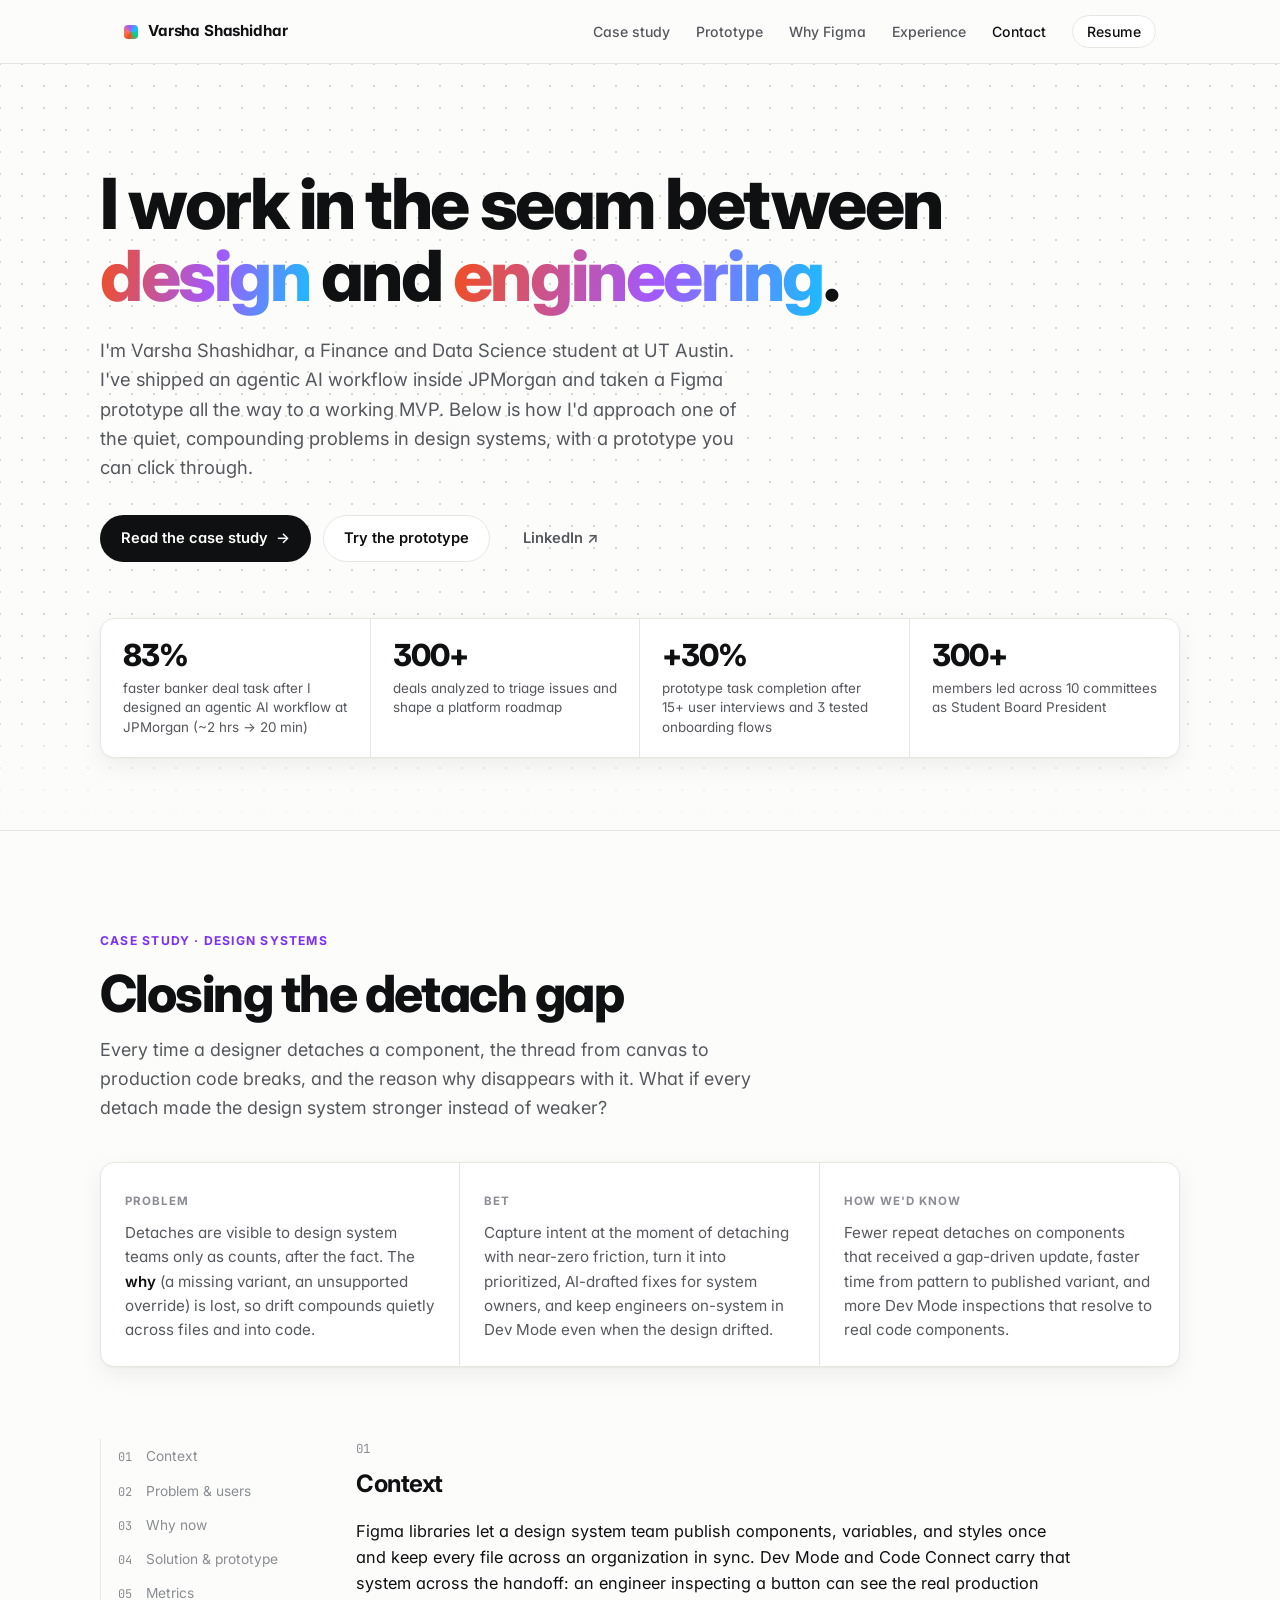
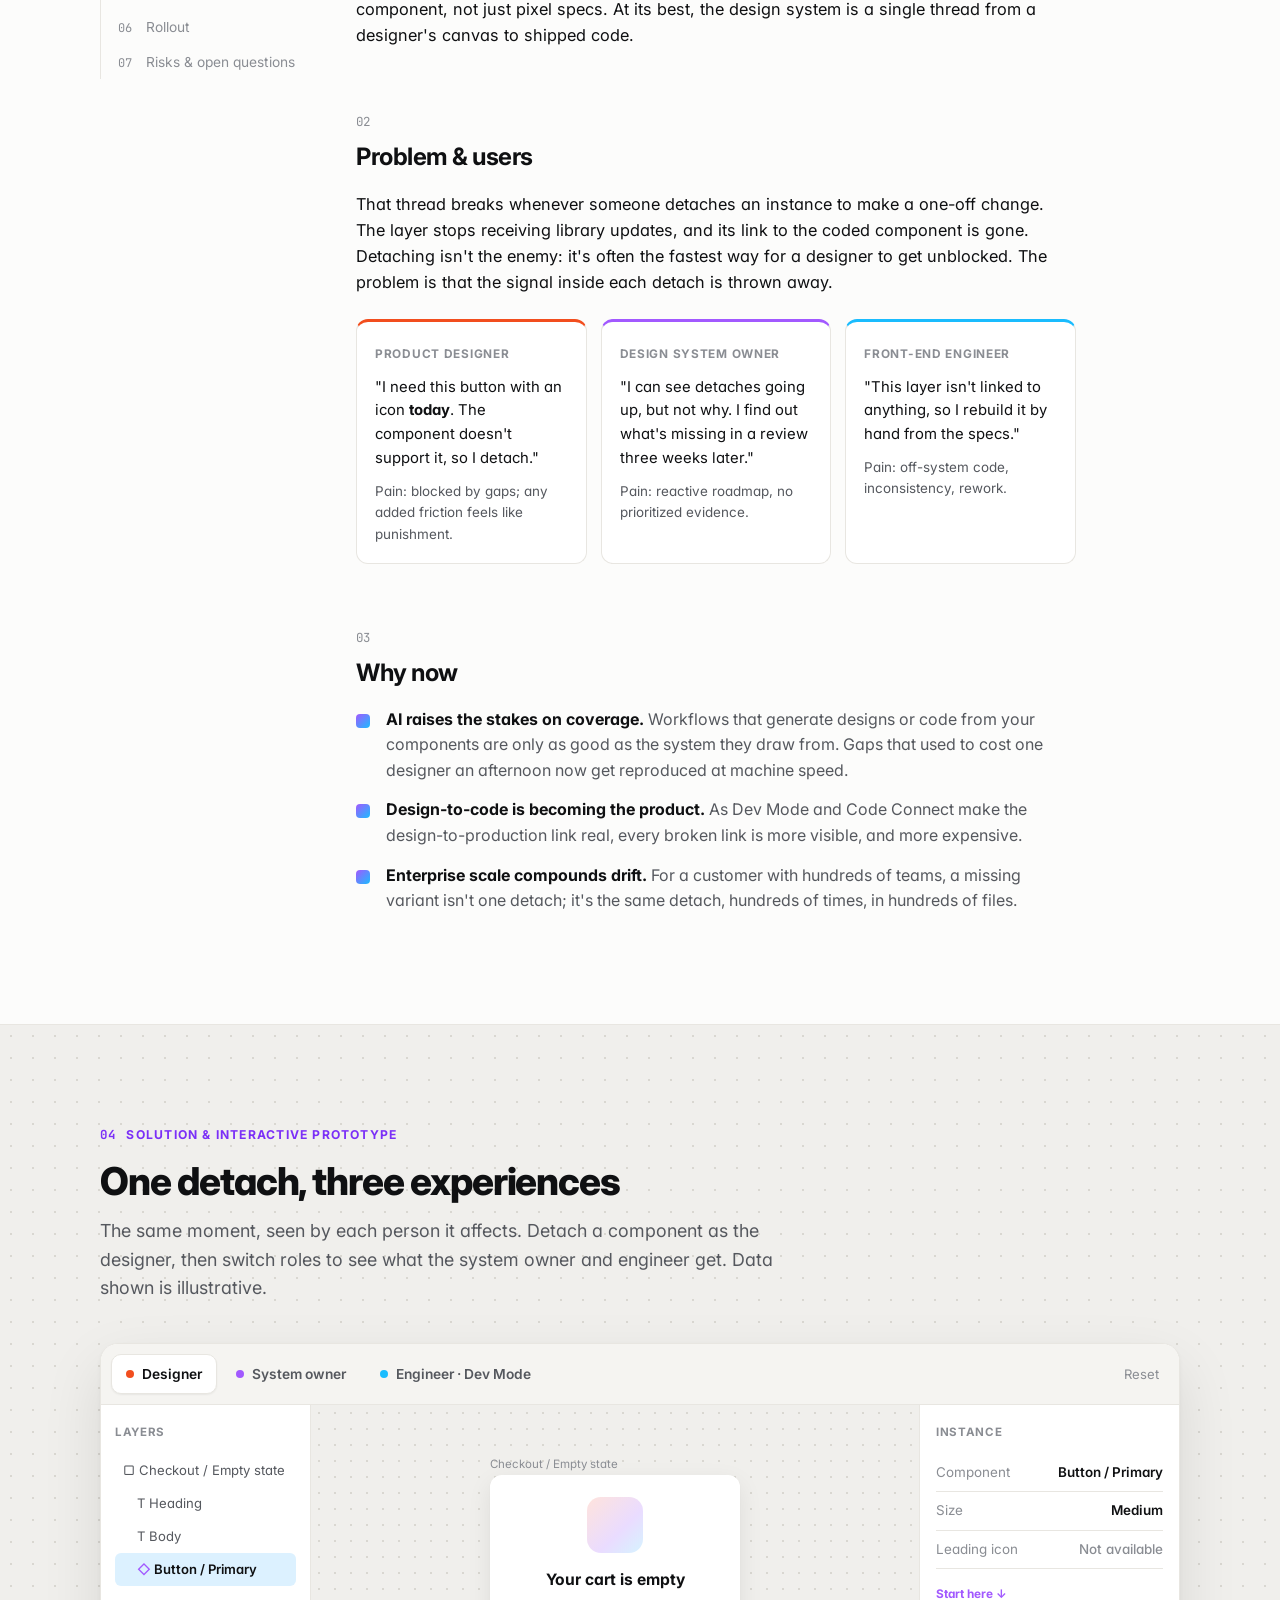
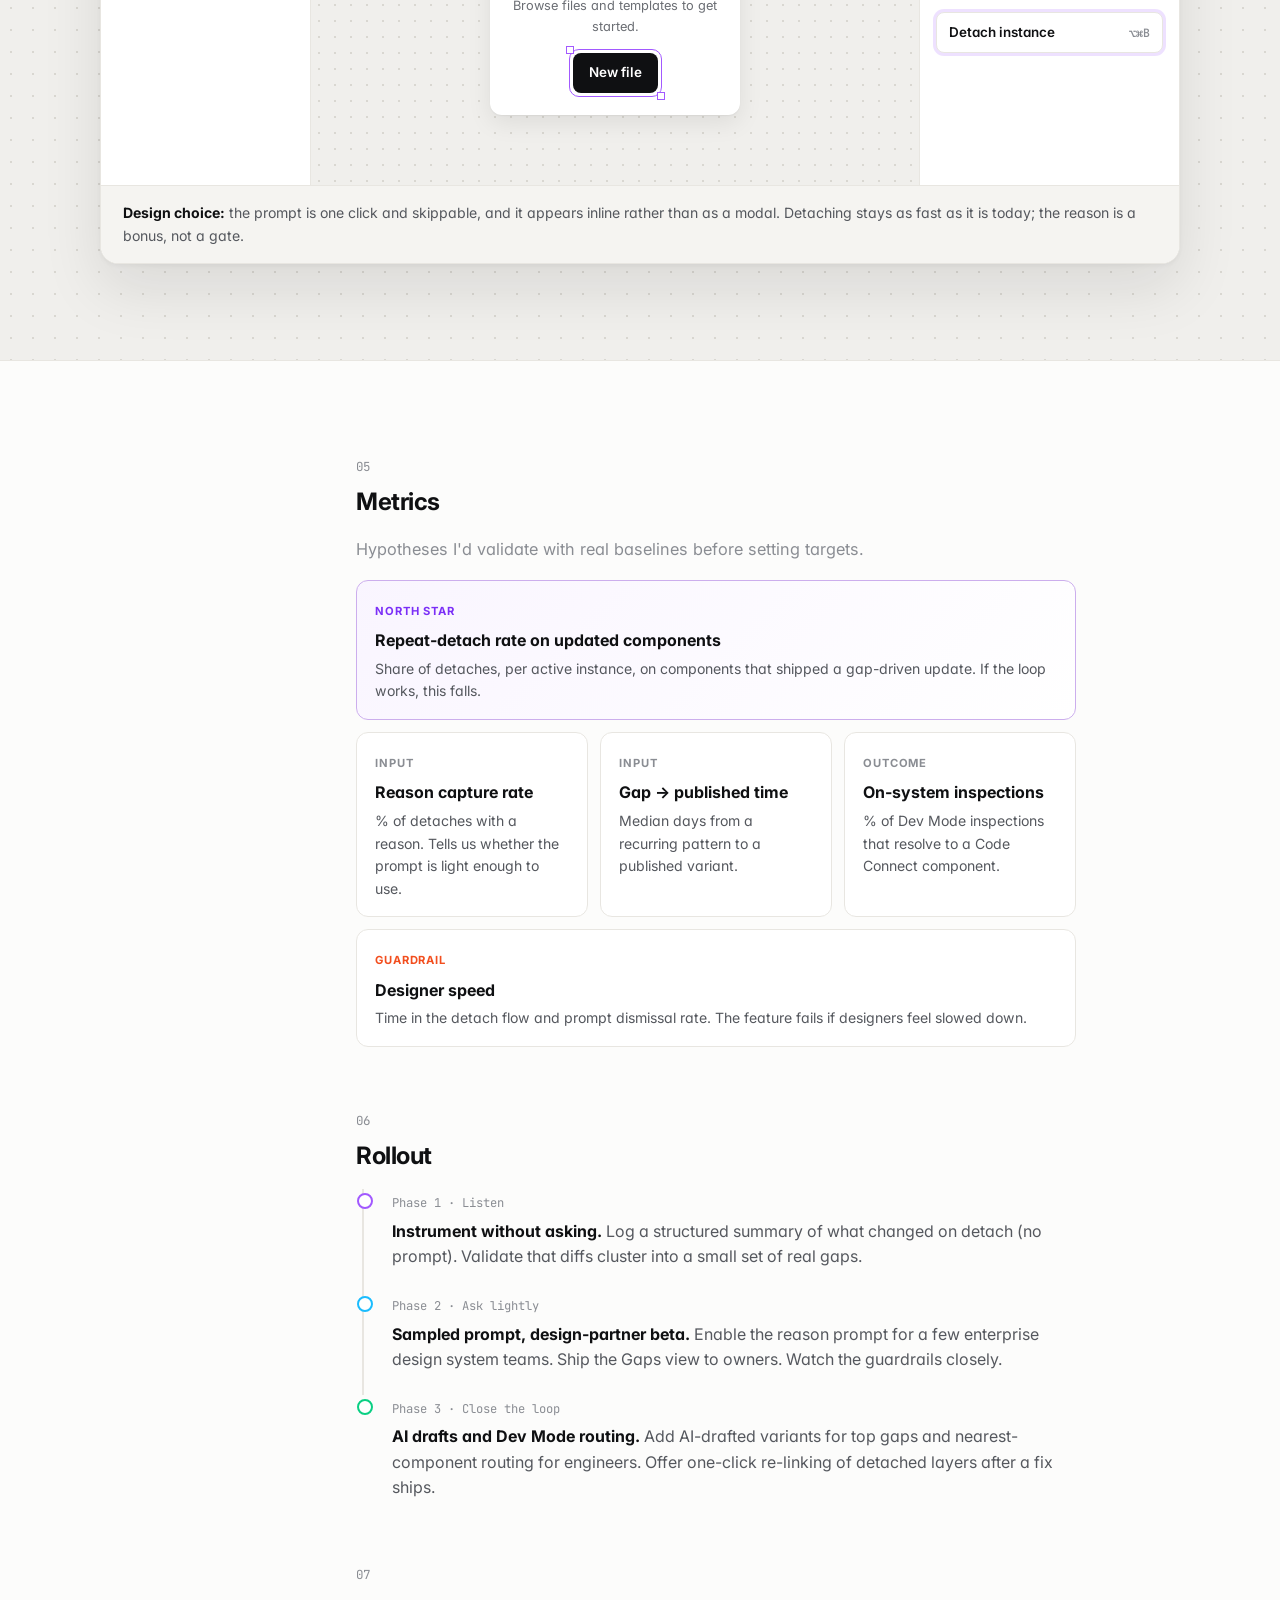
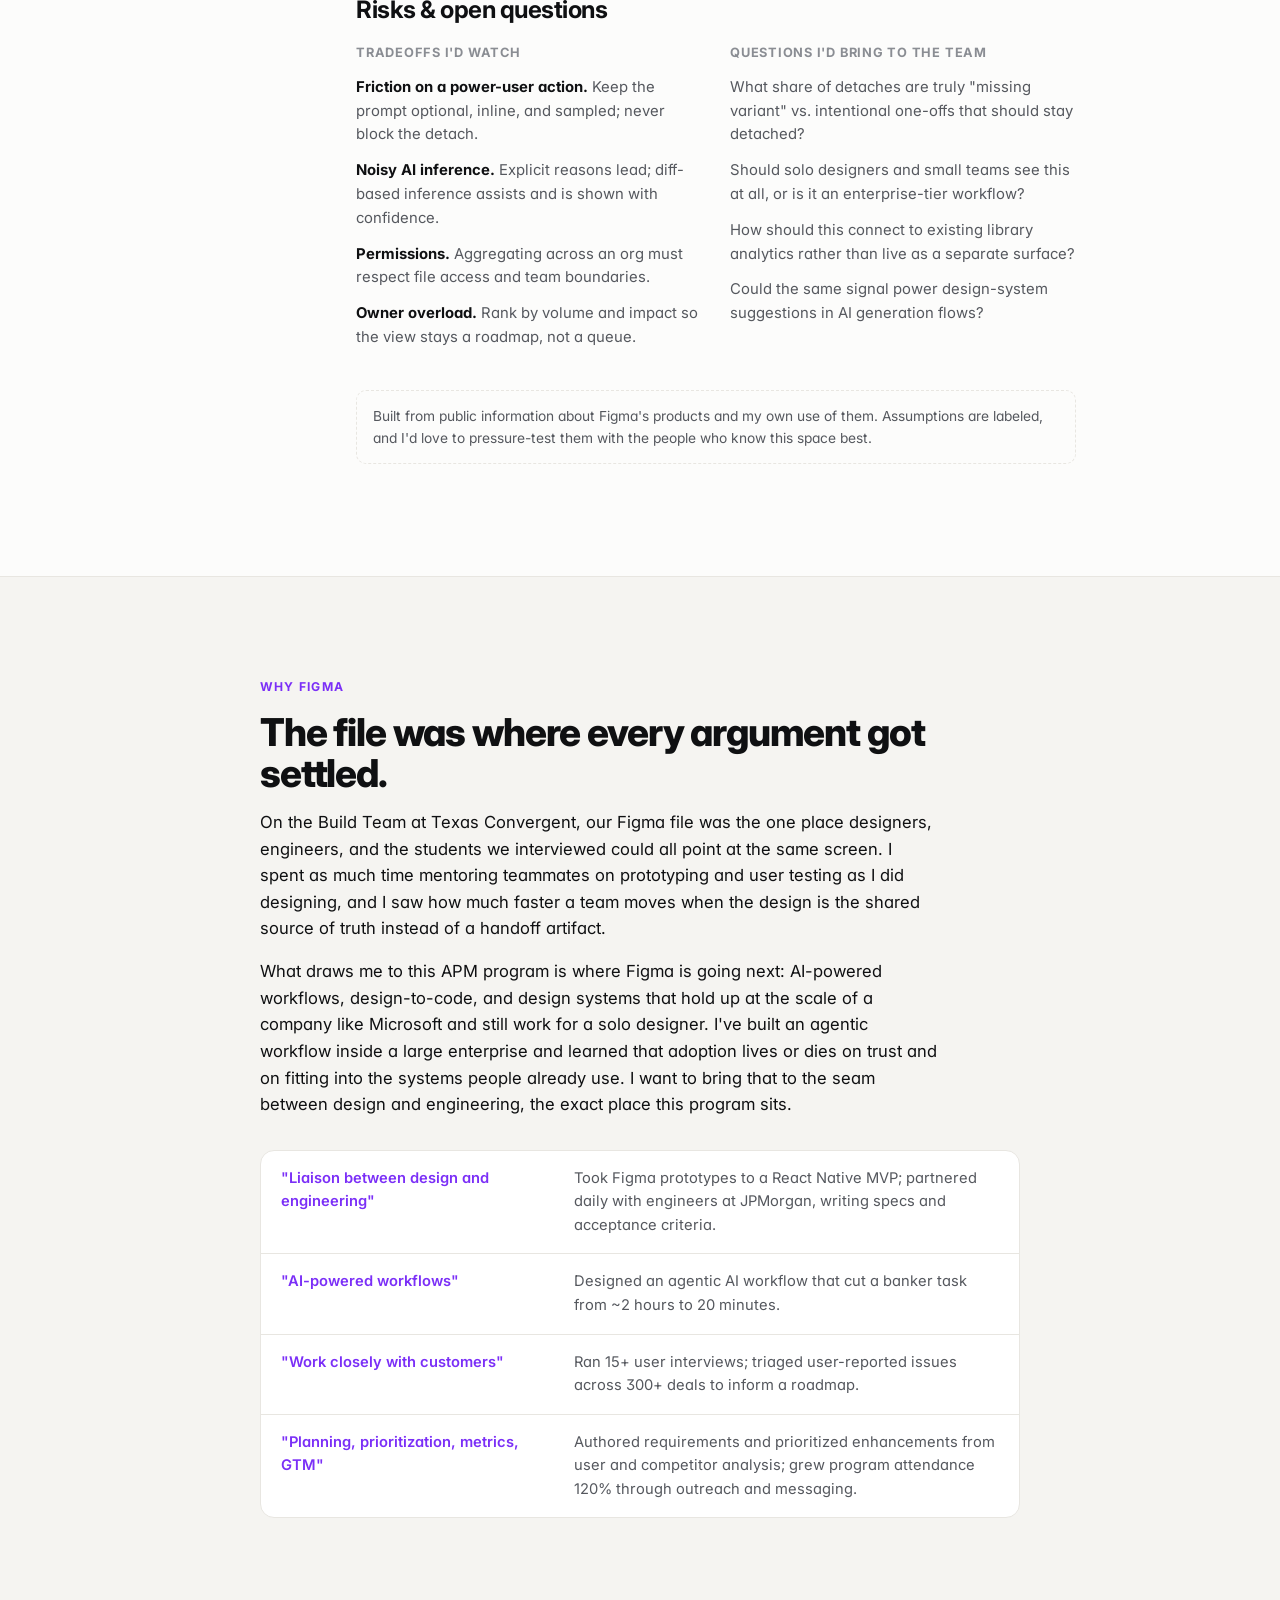
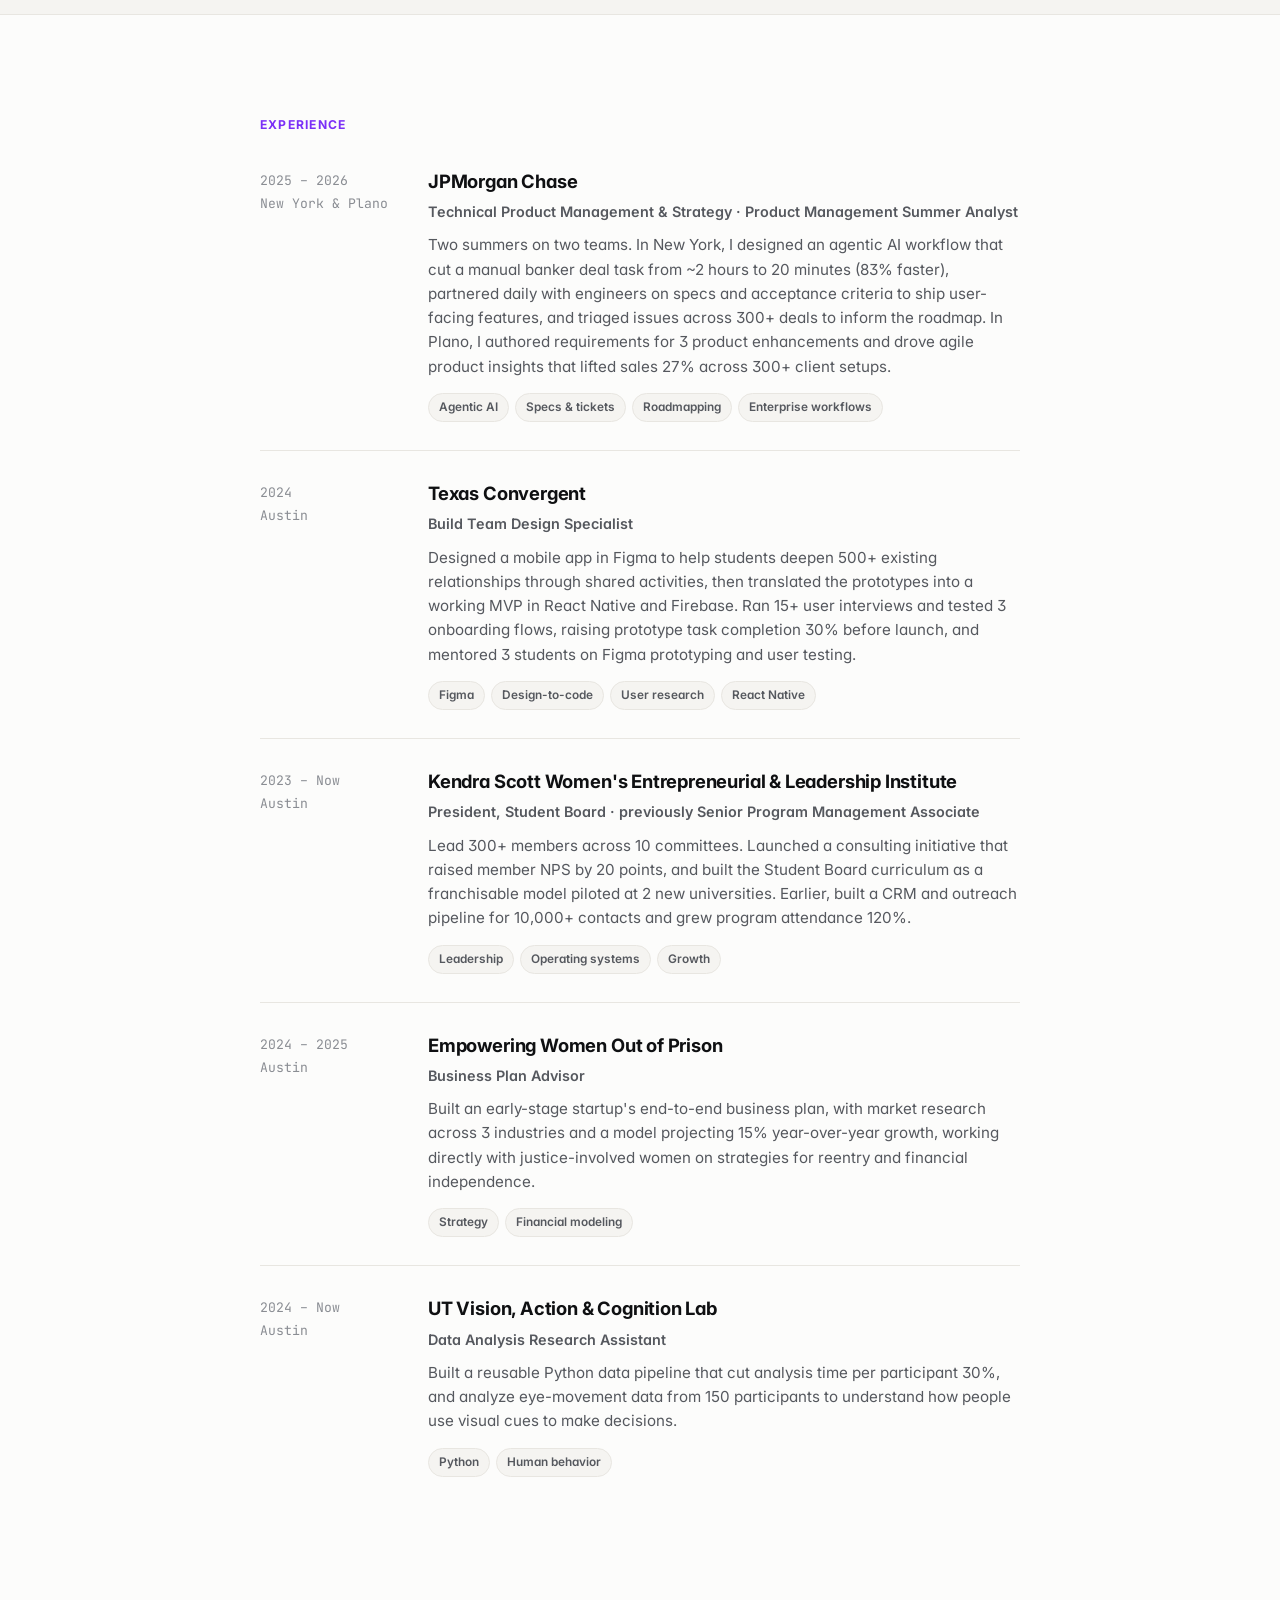
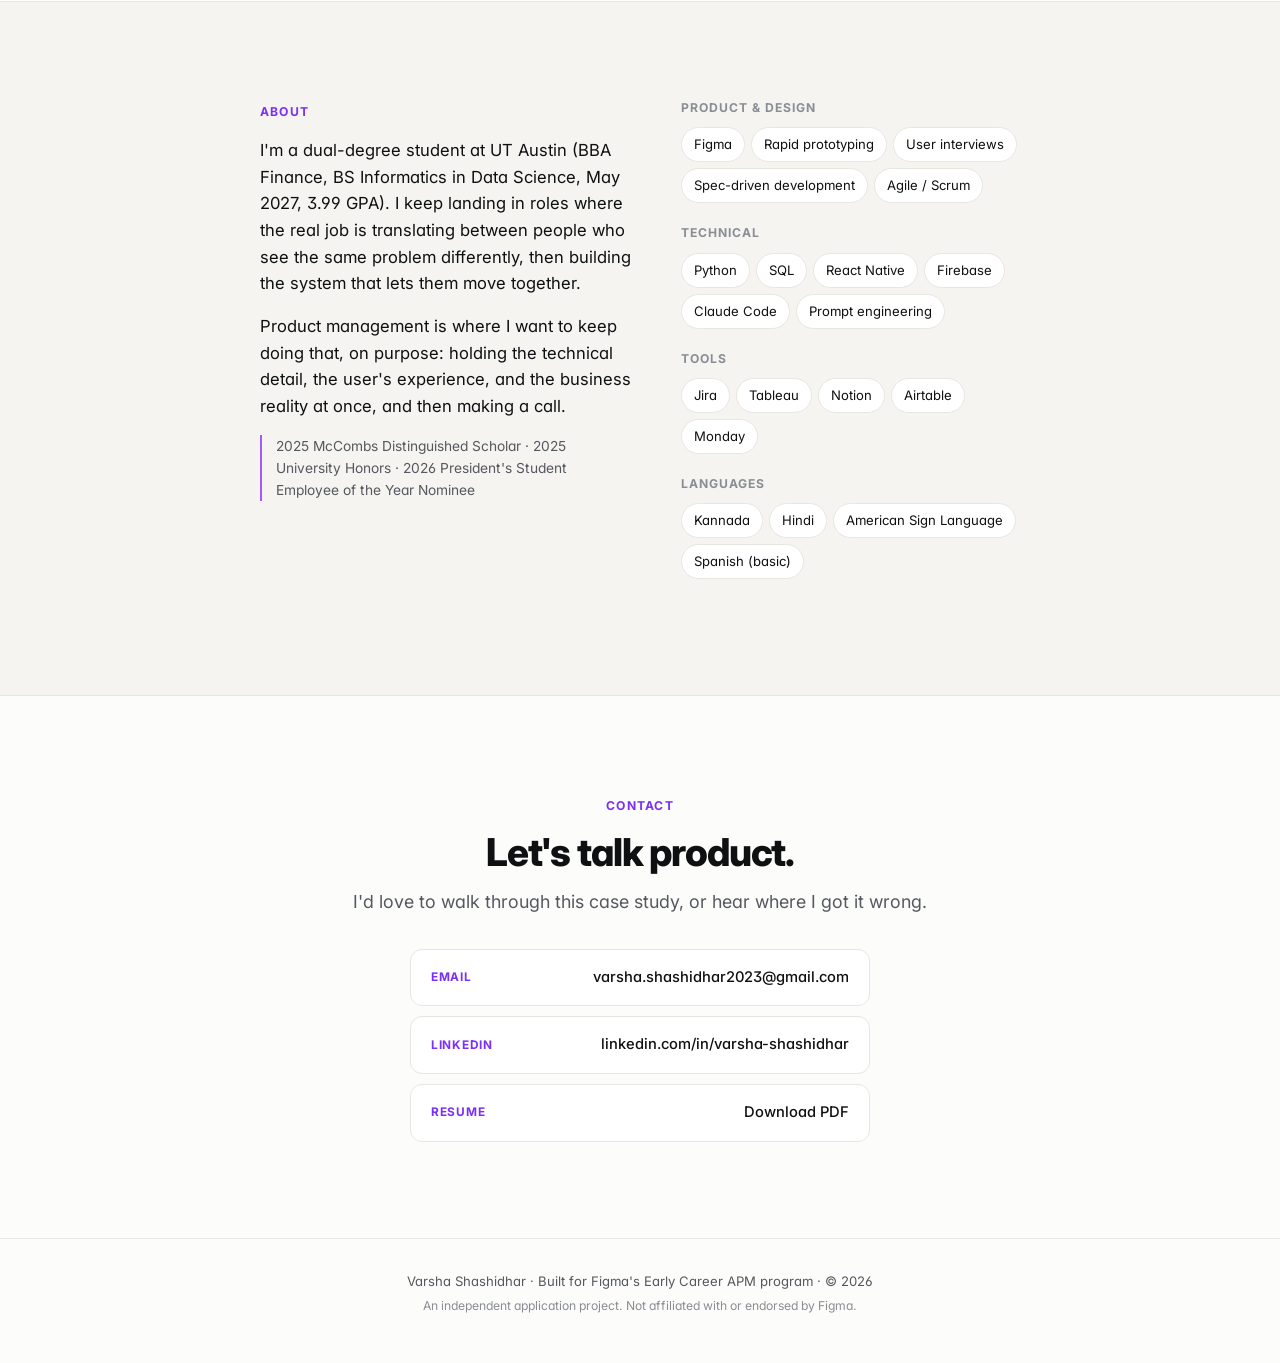
<file: index.html>
<!DOCTYPE html>
<html lang="en">
<head>
<meta charset="UTF-8">
<meta name="viewport" content="width=device-width, initial-scale=1.0">
<title>Varsha Shashidhar, Product Manager</title>
<meta name="description" content="Varsha Shashidhar: application portfolio for Figma's Early Career Associate Product Manager program, with a design-systems case study and interactive prototype.">
<meta name="robots" content="noindex, nofollow">
<link rel="preconnect" href="https://fonts.googleapis.com">
<link rel="preconnect" href="https://fonts.gstatic.com" crossorigin>
<link href="https://fonts.googleapis.com/css2?family=Inter:wght@400;500;600;700;800&family=JetBrains+Mono:wght@400;500&display=swap" rel="stylesheet">
<link rel="stylesheet" href="styles.css">
</head>
<body>

<a class="skip" href="#case-study">Skip to case study</a>

<nav class="nav" id="nav">
  <div class="nav-inner">
    <a href="#top" class="nav-name"><span class="nav-mark" aria-hidden="true"></span>Varsha Shashidhar</a>
    <button class="nav-toggle" id="navToggle" aria-label="Toggle menu" aria-expanded="false">
      <span></span><span></span><span></span>
    </button>
    <ul class="nav-links" id="navLinks">
      <li><a href="#case-study">Case study</a></li>
      <li><a href="#prototype">Prototype</a></li>
      <li><a href="#why-figma">Why Figma</a></li>
      <li><a href="#experience">Experience</a></li>
      <li><a href="#contact">Contact</a></li>
      <li><a href="assets/Varsha_Shashidhar_Resume.pdf" class="nav-cta" download>Resume</a></li>
    </ul>
  </div>
  <div class="progress" id="progress" aria-hidden="true"></div>
</nav>

<header class="hero" id="top">
  <div class="hero-inner">
    <h1>I work in the seam between <em>design</em> and <em>engineering</em>.</h1>
    <p class="hero-sub">I'm Varsha Shashidhar, a Finance and Data Science student at UT Austin. I've shipped an agentic AI workflow inside JPMorgan and taken a Figma prototype all the way to a working MVP. Below is how I'd approach one of the quiet, compounding problems in design systems, with a prototype you can click through.</p>
    <div class="hero-cta">
      <a href="#case-study" class="btn btn-primary">Read the case study <span aria-hidden="true">→</span></a>
      <a href="#prototype" class="btn btn-secondary">Try the prototype</a>
      <a href="https://www.linkedin.com/in/varsha-shashidhar" class="btn btn-ghost" target="_blank" rel="noopener">LinkedIn ↗</a>
    </div>

    <dl class="stats">
      <div class="stat">
        <dt>83%</dt>
        <dd>faster banker deal task after I designed an agentic AI workflow at JPMorgan (~2 hrs → 20 min)</dd>
      </div>
      <div class="stat">
        <dt>300+</dt>
        <dd>deals analyzed to triage issues and shape a platform roadmap</dd>
      </div>
      <div class="stat">
        <dt>+30%</dt>
        <dd>prototype task completion after 15+ user interviews and 3 tested onboarding flows</dd>
      </div>
      <div class="stat">
        <dt>300+</dt>
        <dd>members led across 10 committees as Student Board President</dd>
      </div>
    </dl>
  </div>
</header>

<main>

  <!-- ===================== CASE STUDY ===================== -->
  <section class="section" id="case-study">
    <div class="section-inner wide">
      <div class="cs-header">
        <p class="kicker">Case study · Design systems</p>
        <h2 class="display">Closing the detach gap</h2>
        <p class="lede">Every time a designer detaches a component, the thread from canvas to production code breaks, and the reason why disappears with it. What if every detach made the design system stronger instead of weaker?</p>
      </div>

      <div class="tldr">
        <div class="tldr-item">
          <span class="tldr-label">Problem</span>
          <p>Detaches are visible to design system teams only as counts, after the fact. The <em>why</em> (a missing variant, an unsupported override) is lost, so drift compounds quietly across files and into code.</p>
        </div>
        <div class="tldr-item">
          <span class="tldr-label">Bet</span>
          <p>Capture intent at the moment of detaching with near-zero friction, turn it into prioritized, AI-drafted fixes for system owners, and keep engineers on-system in Dev Mode even when the design drifted.</p>
        </div>
        <div class="tldr-item">
          <span class="tldr-label">How we'd know</span>
          <p>Fewer repeat detaches on components that received a gap-driven update, faster time from pattern to published variant, and more Dev Mode inspections that resolve to real code components.</p>
        </div>
      </div>

      <div class="cs-body">
        <aside class="cs-toc" aria-label="Case study sections">
          <ol>
            <li><a href="#cs-context">Context</a></li>
            <li><a href="#cs-problem">Problem &amp; users</a></li>
            <li><a href="#cs-why-now">Why now</a></li>
            <li><a href="#prototype">Solution &amp; prototype</a></li>
            <li><a href="#cs-metrics">Metrics</a></li>
            <li><a href="#cs-rollout">Rollout</a></li>
            <li><a href="#cs-risks">Risks &amp; open questions</a></li>
          </ol>
        </aside>

        <div class="cs-content">
          <article class="cs-block" id="cs-context">
            <span class="cs-num">01</span>
            <h3>Context</h3>
            <p>Figma libraries let a design system team publish components, variables, and styles once and keep every file across an organization in sync. Dev Mode and Code Connect carry that system across the handoff: an engineer inspecting a button can see the real production component, not just pixel specs. At its best, the design system is a single thread from a designer's canvas to shipped code.</p>
          </article>

          <article class="cs-block" id="cs-problem">
            <span class="cs-num">02</span>
            <h3>Problem &amp; users</h3>
            <p>That thread breaks whenever someone detaches an instance to make a one-off change. The layer stops receiving library updates, and its link to the coded component is gone. Detaching isn't the enemy: it's often the fastest way for a designer to get unblocked. The problem is that the signal inside each detach is thrown away.</p>

            <div class="personas">
              <div class="persona" style="--c: var(--fig-red)">
                <span class="persona-role">Product designer</span>
                <p class="persona-need">"I need this button with an icon <em>today</em>. The component doesn't support it, so I detach."</p>
                <p class="persona-pain">Pain: blocked by gaps; any added friction feels like punishment.</p>
              </div>
              <div class="persona" style="--c: var(--fig-purple)">
                <span class="persona-role">Design system owner</span>
                <p class="persona-need">"I can see detaches going up, but not why. I find out what's missing in a review three weeks later."</p>
                <p class="persona-pain">Pain: reactive roadmap, no prioritized evidence.</p>
              </div>
              <div class="persona" style="--c: var(--fig-blue)">
                <span class="persona-role">Front-end engineer</span>
                <p class="persona-need">"This layer isn't linked to anything, so I rebuild it by hand from the specs."</p>
                <p class="persona-pain">Pain: off-system code, inconsistency, rework.</p>
              </div>
            </div>
          </article>

          <article class="cs-block" id="cs-why-now">
            <span class="cs-num">03</span>
            <h3>Why now</h3>
            <ul class="checks">
              <li><strong>AI raises the stakes on coverage.</strong> Workflows that generate designs or code from your components are only as good as the system they draw from. Gaps that used to cost one designer an afternoon now get reproduced at machine speed.</li>
              <li><strong>Design-to-code is becoming the product.</strong> As Dev Mode and Code Connect make the design-to-production link real, every broken link is more visible, and more expensive.</li>
              <li><strong>Enterprise scale compounds drift.</strong> For a customer with hundreds of teams, a missing variant isn't one detach; it's the same detach, hundreds of times, in hundreds of files.</li>
            </ul>
          </article>
        </div>
      </div>
    </div>
  </section>

  <!-- ===================== PROTOTYPE ===================== -->
  <section class="section section-canvas" id="prototype">
    <div class="section-inner wide">
      <div class="cs-header">
        <p class="kicker"><span class="cs-num inline">04</span> Solution &amp; interactive prototype</p>
        <h2 class="display sm">One detach, three experiences</h2>
        <p class="lede">The same moment, seen by each person it affects. Detach a component as the designer, then switch roles to see what the system owner and engineer get. Data shown is illustrative.</p>
      </div>

      <div class="proto" id="proto">
        <div class="proto-tabs" role="tablist" aria-label="Prototype roles">
          <button role="tab" class="proto-tab active" aria-selected="true" aria-controls="pane-designer" id="tab-designer" data-pane="designer">
            <span class="tab-dot" style="background: var(--fig-red)"></span>Designer
          </button>
          <button role="tab" class="proto-tab" aria-selected="false" aria-controls="pane-owner" id="tab-owner" data-pane="owner">
            <span class="tab-dot" style="background: var(--fig-purple)"></span>System owner <span class="badge" id="gapBadge" hidden>1</span>
          </button>
          <button role="tab" class="proto-tab" aria-selected="false" aria-controls="pane-engineer" id="tab-engineer" data-pane="engineer">
            <span class="tab-dot" style="background: var(--fig-blue)"></span>Engineer · Dev Mode
          </button>
          <button class="proto-reset" id="protoReset" type="button">Reset</button>
        </div>

        <!-- Designer -->
        <div class="proto-pane active" role="tabpanel" id="pane-designer" aria-labelledby="tab-designer">
          <div class="app">
            <div class="app-layers">
              <p class="app-title">Layers</p>
              <ul>
                <li class="layer">▢ Checkout / Empty state</li>
                <li class="layer indent">T Heading</li>
                <li class="layer indent">T Body</li>
                <li class="layer indent selected" id="layerName"><span class="comp-icon">◇</span> Button / Primary</li>
              </ul>
            </div>
            <div class="app-canvas">
              <div class="frame">
                <span class="frame-label">Checkout / Empty state</span>
                <div class="mock-card">
                  <div class="mock-illus"></div>
                  <p class="mock-h">Your cart is empty</p>
                  <p class="mock-p">Browse files and templates to get started.</p>
                  <div class="mock-btn-wrap">
                    <button class="mock-btn" id="mockBtn" type="button" tabindex="-1"><span class="mock-icon" id="mockIcon" hidden>＋</span>New file</button>
                    <span class="sel-box" aria-hidden="true"></span>
                  </div>
                </div>
              </div>
            </div>
            <div class="app-props">
              <p class="app-title" id="propsTitle">Instance</p>
              <div class="prop"><span>Component</span><strong id="propComp">Button / Primary</strong></div>
              <div class="prop"><span>Size</span><strong>Medium</strong></div>
              <div class="prop"><span>Leading icon</span><strong class="muted" id="propIcon">Not available</strong></div>
              <p class="start-hint" id="startHint">Start here ↓</p>
              <button class="detach-btn" id="detachBtn" type="button">Detach instance <kbd>⌥⌘B</kbd></button>

              <div class="popover" id="popover" hidden>
                <p class="pop-title">What's missing?</p>
                <p class="pop-sub">Optional. Sends a signal to the Core design system team.</p>
                <div class="chips" id="reasonChips">
                  <button type="button" class="chip" data-reason="Missing variant">Missing variant</button>
                  <button type="button" class="chip" data-reason="Can't override property">Can't override property</button>
                  <button type="button" class="chip" data-reason="Layout / sizing">Layout / sizing</button>
                  <button type="button" class="chip" data-reason="Content">Content</button>
                </div>
                <div class="pop-actions">
                  <button type="button" class="link-btn" id="skipBtn">Skip and detach</button>
                </div>
              </div>

              <p class="toast" id="toast" role="status" hidden></p>
            </div>
          </div>
          <p class="proto-note"><strong>Design choice:</strong> the prompt is one click and skippable, and it appears inline rather than as a modal. Detaching stays as fast as it is today; the reason is a bonus, not a gate.</p>
        </div>

        <!-- Owner -->
        <div class="proto-pane" role="tabpanel" id="pane-owner" aria-labelledby="tab-owner" hidden>
          <div class="owner">
            <div class="owner-list">
              <div class="owner-head">
                <p class="app-title">Gaps · Core design system</p>
                <span class="muted small">Last 30 days</span>
              </div>
              <ul id="gapList"></ul>
            </div>
            <div class="owner-detail" id="ownerDetail">
              <p class="app-title">Top gap</p>
              <h4 id="gapTitle">Button / Primary</h4>
              <p class="muted small" id="gapMeta"></p>
              <div class="insight">
                <span class="insight-label">Most common override</span>
                <p>Designers added a <strong>leading icon</strong> in <strong>64%</strong> of detaches.</p>
              </div>
              <div class="insight ai">
                <span class="insight-label">✦ AI-drafted proposal</span>
                <p>Add boolean property <code>Leading icon</code> with an instance-swap slot, defaulting to off. Matches 41 of 64 detached layers.</p>
              </div>
              <div class="owner-actions">
                <button type="button" class="btn btn-primary small" id="publishBtn">Review &amp; publish</button>
                <button type="button" class="btn btn-ghost small">Dismiss</button>
              </div>
              <p class="toast inline" id="publishToast" role="status" hidden></p>
            </div>
          </div>
          <p class="proto-note"><strong>Design choice:</strong> owners see gaps ranked by volume, not a raw feed, so the view turns into a roadmap instead of a ticket queue. AI drafts the fix; a human always publishes it.</p>
        </div>

        <!-- Engineer -->
        <div class="proto-pane" role="tabpanel" id="pane-engineer" aria-labelledby="tab-engineer" hidden>
          <div class="dev">
            <div class="dev-inspect">
              <p class="app-title">Inspect</p>
              <div class="dev-warn" id="devWarn">
                <strong>Detached layer.</strong> Originally <code>Button / Primary</code>. <span id="devReason">Reason: Missing variant.</span>
              </div>
              <div class="prop"><span>Nearest component</span><strong>Button / Primary</strong></div>
              <div class="prop"><span>Match</span><strong>92% · differs by leading icon</strong></div>
              <div class="prop"><span>Code Connect</span><strong class="ok">Linked</strong></div>
            </div>
            <div class="dev-code">
              <div class="code-head"><span>React</span><button type="button" class="link-btn" id="copyBtn">Copy</button></div>
<pre><code id="codeSnippet"><span class="tk">&lt;Button</span>
  <span class="at">variant</span>=<span class="st">"primary"</span>
  <span class="at">size</span>=<span class="st">"md"</span>
  <span class="at">leadingIcon</span>={<span class="tk">&lt;Plus /&gt;</span>}
<span class="tk">&gt;</span>
  New file
<span class="tk">&lt;/Button&gt;</span></code></pre>
            </div>
          </div>
          <p class="proto-note"><strong>Design choice:</strong> instead of a dead end, a detached layer routes engineers to the closest real component and shows exactly what differs, so production code stays on-system even when the design drifted.</p>
        </div>
      </div>
    </div>
  </section>

  <!-- ===================== CASE STUDY (cont.) ===================== -->
  <section class="section" id="cs-rest">
    <div class="section-inner wide">
      <div class="cs-body">
        <div class="cs-toc spacer" aria-hidden="true"></div>
        <div class="cs-content">
          <article class="cs-block" id="cs-metrics">
            <span class="cs-num">05</span>
            <h3>Metrics</h3>
            <p class="muted">Hypotheses I'd validate with real baselines before setting targets.</p>
            <div class="metrics">
              <div class="metric north">
                <span class="metric-type">North star</span>
                <p class="metric-name">Repeat-detach rate on updated components</p>
                <p class="metric-desc">Share of detaches, per active instance, on components that shipped a gap-driven update. If the loop works, this falls.</p>
              </div>
              <div class="metric">
                <span class="metric-type">Input</span>
                <p class="metric-name">Reason capture rate</p>
                <p class="metric-desc">% of detaches with a reason. Tells us whether the prompt is light enough to use.</p>
              </div>
              <div class="metric">
                <span class="metric-type">Input</span>
                <p class="metric-name">Gap → published time</p>
                <p class="metric-desc">Median days from a recurring pattern to a published variant.</p>
              </div>
              <div class="metric">
                <span class="metric-type">Outcome</span>
                <p class="metric-name">On-system inspections</p>
                <p class="metric-desc">% of Dev Mode inspections that resolve to a Code Connect component.</p>
              </div>
              <div class="metric guard">
                <span class="metric-type">Guardrail</span>
                <p class="metric-name">Designer speed</p>
                <p class="metric-desc">Time in the detach flow and prompt dismissal rate. The feature fails if designers feel slowed down.</p>
              </div>
            </div>
          </article>

          <article class="cs-block" id="cs-rollout">
            <span class="cs-num">06</span>
            <h3>Rollout</h3>
            <ol class="phases">
              <li>
                <span class="phase-tag">Phase 1 · Listen</span>
                <p><strong>Instrument without asking.</strong> Log a structured summary of what changed on detach (no prompt). Validate that diffs cluster into a small set of real gaps.</p>
              </li>
              <li>
                <span class="phase-tag">Phase 2 · Ask lightly</span>
                <p><strong>Sampled prompt, design-partner beta.</strong> Enable the reason prompt for a few enterprise design system teams. Ship the Gaps view to owners. Watch the guardrails closely.</p>
              </li>
              <li>
                <span class="phase-tag">Phase 3 · Close the loop</span>
                <p><strong>AI drafts and Dev Mode routing.</strong> Add AI-drafted variants for top gaps and nearest-component routing for engineers. Offer one-click re-linking of detached layers after a fix ships.</p>
              </li>
            </ol>
          </article>

          <article class="cs-block" id="cs-risks">
            <span class="cs-num">07</span>
            <h3>Risks &amp; open questions</h3>
            <div class="two-col">
              <div>
                <h4 class="mini">Tradeoffs I'd watch</h4>
                <ul class="plain">
                  <li><strong>Friction on a power-user action.</strong> Keep the prompt optional, inline, and sampled; never block the detach.</li>
                  <li><strong>Noisy AI inference.</strong> Explicit reasons lead; diff-based inference assists and is shown with confidence.</li>
                  <li><strong>Permissions.</strong> Aggregating across an org must respect file access and team boundaries.</li>
                  <li><strong>Owner overload.</strong> Rank by volume and impact so the view stays a roadmap, not a queue.</li>
                </ul>
              </div>
              <div>
                <h4 class="mini">Questions I'd bring to the team</h4>
                <ul class="plain">
                  <li>What share of detaches are truly "missing variant" vs. intentional one-offs that should stay detached?</li>
                  <li>Should solo designers and small teams see this at all, or is it an enterprise-tier workflow?</li>
                  <li>How should this connect to existing library analytics rather than live as a separate surface?</li>
                  <li>Could the same signal power design-system suggestions in AI generation flows?</li>
                </ul>
              </div>
            </div>
            <p class="disclaimer">Built from public information about Figma's products and my own use of them. Assumptions are labeled, and I'd love to pressure-test them with the people who know this space best.</p>
          </article>
        </div>
      </div>
    </div>
  </section>

  <!-- ===================== WHY FIGMA ===================== -->
  <section class="section section-alt" id="why-figma">
    <div class="section-inner">
      <p class="kicker">Why Figma</p>
      <h2 class="display sm">The file was where every argument got settled.</h2>
      <div class="prose">
        <p>On the Build Team at Texas Convergent, our Figma file was the one place designers, engineers, and the students we interviewed could all point at the same screen. I spent as much time mentoring teammates on prototyping and user testing as I did designing, and I saw how much faster a team moves when the design is the shared source of truth instead of a handoff artifact.</p>
        <p>What draws me to this APM program is where Figma is going next: AI-powered workflows, design-to-code, and design systems that hold up at the scale of a company like Microsoft and still work for a solo designer. I've built an agentic workflow inside a large enterprise and learned that adoption lives or dies on trust and on fitting into the systems people already use. I want to bring that to the seam between design and engineering, the exact place this program sits.</p>
      </div>
      <div class="fit">
        <div class="fit-row"><span class="fit-ask">"Liaison between design and engineering"</span><span class="fit-me">Took Figma prototypes to a React Native MVP; partnered daily with engineers at JPMorgan, writing specs and acceptance criteria.</span></div>
        <div class="fit-row"><span class="fit-ask">"AI-powered workflows"</span><span class="fit-me">Designed an agentic AI workflow that cut a banker task from ~2 hours to 20 minutes.</span></div>
        <div class="fit-row"><span class="fit-ask">"Work closely with customers"</span><span class="fit-me">Ran 15+ user interviews; triaged user-reported issues across 300+ deals to inform a roadmap.</span></div>
        <div class="fit-row"><span class="fit-ask">"Planning, prioritization, metrics, GTM"</span><span class="fit-me">Authored requirements and prioritized enhancements from user and competitor analysis; grew program attendance 120% through outreach and messaging.</span></div>
      </div>
    </div>
  </section>

  <!-- ===================== EXPERIENCE ===================== -->
  <section class="section" id="experience">
    <div class="section-inner">
      <p class="kicker">Experience</p>

      <div class="timeline">
        <div class="tl-item">
          <div class="tl-meta"><span>2025 – 2026</span><span>New York &amp; Plano</span></div>
          <div class="tl-body">
            <h3>JPMorgan Chase</h3>
            <p class="tl-role">Technical Product Management &amp; Strategy · Product Management Summer Analyst</p>
            <p>Two summers on two teams. In New York, I designed an agentic AI workflow that cut a manual banker deal task from ~2 hours to 20 minutes (83% faster), partnered daily with engineers on specs and acceptance criteria to ship user-facing features, and triaged issues across 300+ deals to inform the roadmap. In Plano, I authored requirements for 3 product enhancements and drove agile product insights that lifted sales 27% across 300+ client setups.</p>
            <div class="tags"><span>Agentic AI</span><span>Specs &amp; tickets</span><span>Roadmapping</span><span>Enterprise workflows</span></div>
          </div>
        </div>

        <div class="tl-item">
          <div class="tl-meta"><span>2024</span><span>Austin</span></div>
          <div class="tl-body">
            <h3>Texas Convergent</h3>
            <p class="tl-role">Build Team Design Specialist</p>
            <p>Designed a mobile app in Figma to help students deepen 500+ existing relationships through shared activities, then translated the prototypes into a working MVP in React Native and Firebase. Ran 15+ user interviews and tested 3 onboarding flows, raising prototype task completion 30% before launch, and mentored 3 students on Figma prototyping and user testing.</p>
            <div class="tags"><span>Figma</span><span>Design-to-code</span><span>User research</span><span>React Native</span></div>
          </div>
        </div>

        <div class="tl-item">
          <div class="tl-meta"><span>2023 – Now</span><span>Austin</span></div>
          <div class="tl-body">
            <h3>Kendra Scott Women's Entrepreneurial &amp; Leadership Institute</h3>
            <p class="tl-role">President, Student Board · previously Senior Program Management Associate</p>
            <p>Lead 300+ members across 10 committees. Launched a consulting initiative that raised member NPS by 20 points, and built the Student Board curriculum as a franchisable model piloted at 2 new universities. Earlier, built a CRM and outreach pipeline for 10,000+ contacts and grew program attendance 120%.</p>
            <div class="tags"><span>Leadership</span><span>Operating systems</span><span>Growth</span></div>
          </div>
        </div>

        <div class="tl-item">
          <div class="tl-meta"><span>2024 – 2025</span><span>Austin</span></div>
          <div class="tl-body">
            <h3>Empowering Women Out of Prison</h3>
            <p class="tl-role">Business Plan Advisor</p>
            <p>Built an early-stage startup's end-to-end business plan, with market research across 3 industries and a model projecting 15% year-over-year growth, working directly with justice-involved women on strategies for reentry and financial independence.</p>
            <div class="tags"><span>Strategy</span><span>Financial modeling</span></div>
          </div>
        </div>

        <div class="tl-item">
          <div class="tl-meta"><span>2024 – Now</span><span>Austin</span></div>
          <div class="tl-body">
            <h3>UT Vision, Action &amp; Cognition Lab</h3>
            <p class="tl-role">Data Analysis Research Assistant</p>
            <p>Built a reusable Python data pipeline that cut analysis time per participant 30%, and analyze eye-movement data from 150 participants to understand how people use visual cues to make decisions.</p>
            <div class="tags"><span>Python</span><span>Human behavior</span></div>
          </div>
        </div>
      </div>
    </div>
  </section>

  <!-- ===================== ABOUT + SKILLS ===================== -->
  <section class="section section-alt" id="about">
    <div class="section-inner">
      <div class="about-grid">
        <div>
          <p class="kicker">About</p>
          <div class="prose">
            <p>I'm a dual-degree student at UT Austin (BBA Finance, BS Informatics in Data Science, May 2027, 3.99 GPA). I keep landing in roles where the real job is translating between people who see the same problem differently, then building the system that lets them move together.</p>
            <p>Product management is where I want to keep doing that, on purpose: holding the technical detail, the user's experience, and the business reality at once, and then making a call.</p>
          </div>
          <p class="honors">2025 McCombs Distinguished Scholar · 2025 University Honors · 2026 President's Student Employee of the Year Nominee</p>
        </div>
        <div class="skills">
          <div class="skills-group">
            <h4>Product &amp; design</h4>
            <div class="pills"><span>Figma</span><span>Rapid prototyping</span><span>User interviews</span><span>Spec-driven development</span><span>Agile / Scrum</span></div>
          </div>
          <div class="skills-group">
            <h4>Technical</h4>
            <div class="pills"><span>Python</span><span>SQL</span><span>React Native</span><span>Firebase</span><span>Claude Code</span><span>Prompt engineering</span></div>
          </div>
          <div class="skills-group">
            <h4>Tools</h4>
            <div class="pills"><span>Jira</span><span>Tableau</span><span>Notion</span><span>Airtable</span><span>Monday</span></div>
          </div>
          <div class="skills-group">
            <h4>Languages</h4>
            <div class="pills"><span>Kannada</span><span>Hindi</span><span>American Sign Language</span><span>Spanish (basic)</span></div>
          </div>
        </div>
      </div>
    </div>
  </section>

  <!-- ===================== CONTACT ===================== -->
  <section class="section contact" id="contact">
    <div class="section-inner contact-inner">
      <p class="kicker">Contact</p>
      <h2 class="display sm">Let's talk product.</h2>
      <p class="lede center">I'd love to walk through this case study, or hear where I got it wrong.</p>
      <div class="contact-links">
        <a href="mailto:varsha.shashidhar2023@gmail.com" class="contact-link">
          <span class="contact-label">Email</span>
          <span class="contact-value">varsha.shashidhar2023@gmail.com</span>
        </a>
        <a href="https://www.linkedin.com/in/varsha-shashidhar" class="contact-link" target="_blank" rel="noopener">
          <span class="contact-label">LinkedIn</span>
          <span class="contact-value">linkedin.com/in/varsha-shashidhar</span>
        </a>
        <a href="assets/Varsha_Shashidhar_Resume.pdf" class="contact-link" download>
          <span class="contact-label">Resume</span>
          <span class="contact-value">Download PDF</span>
        </a>
      </div>
    </div>
  </section>

</main>

<footer class="footer">
  <p>Varsha Shashidhar · Built for Figma's Early Career APM program · © 2026</p>
  <p class="footer-note">An independent application project. Not affiliated with or endorsed by Figma.</p>
</footer>

<script src="script.js"></script>
</body>
</html>
</file>
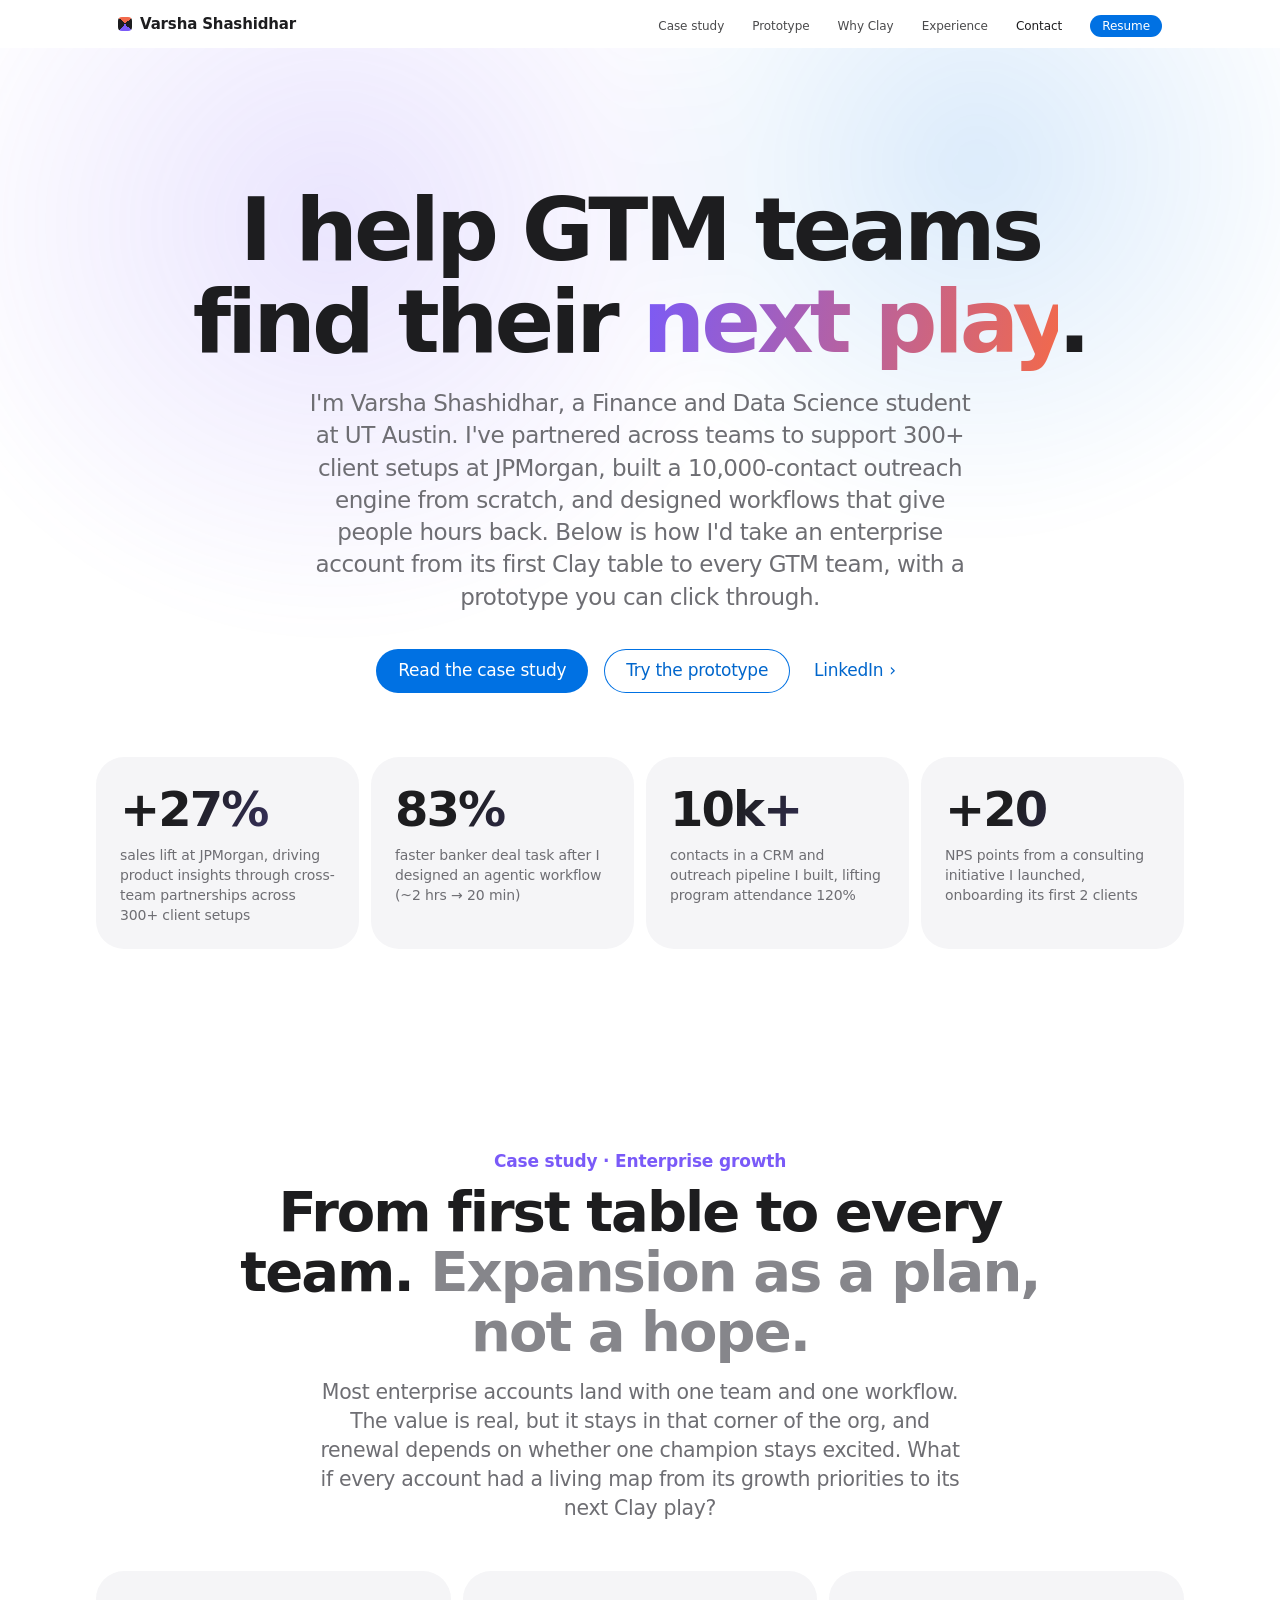
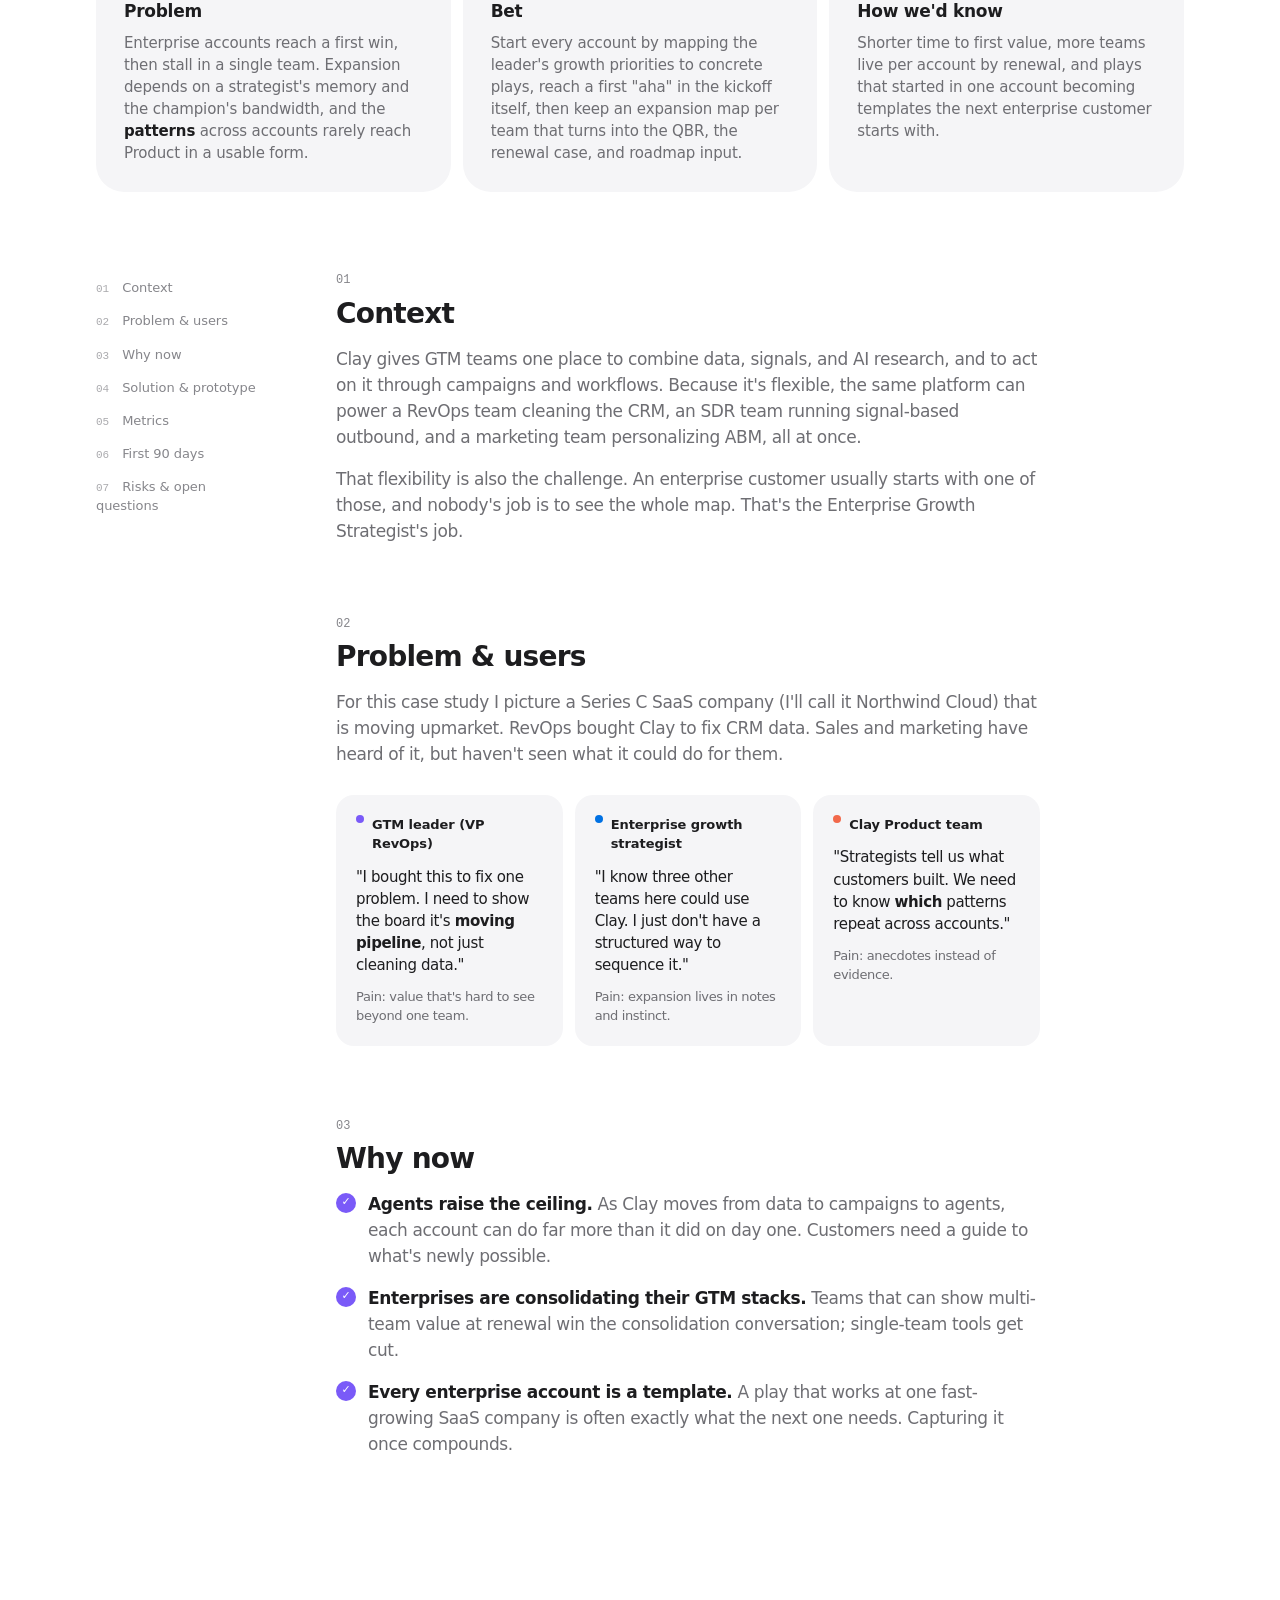
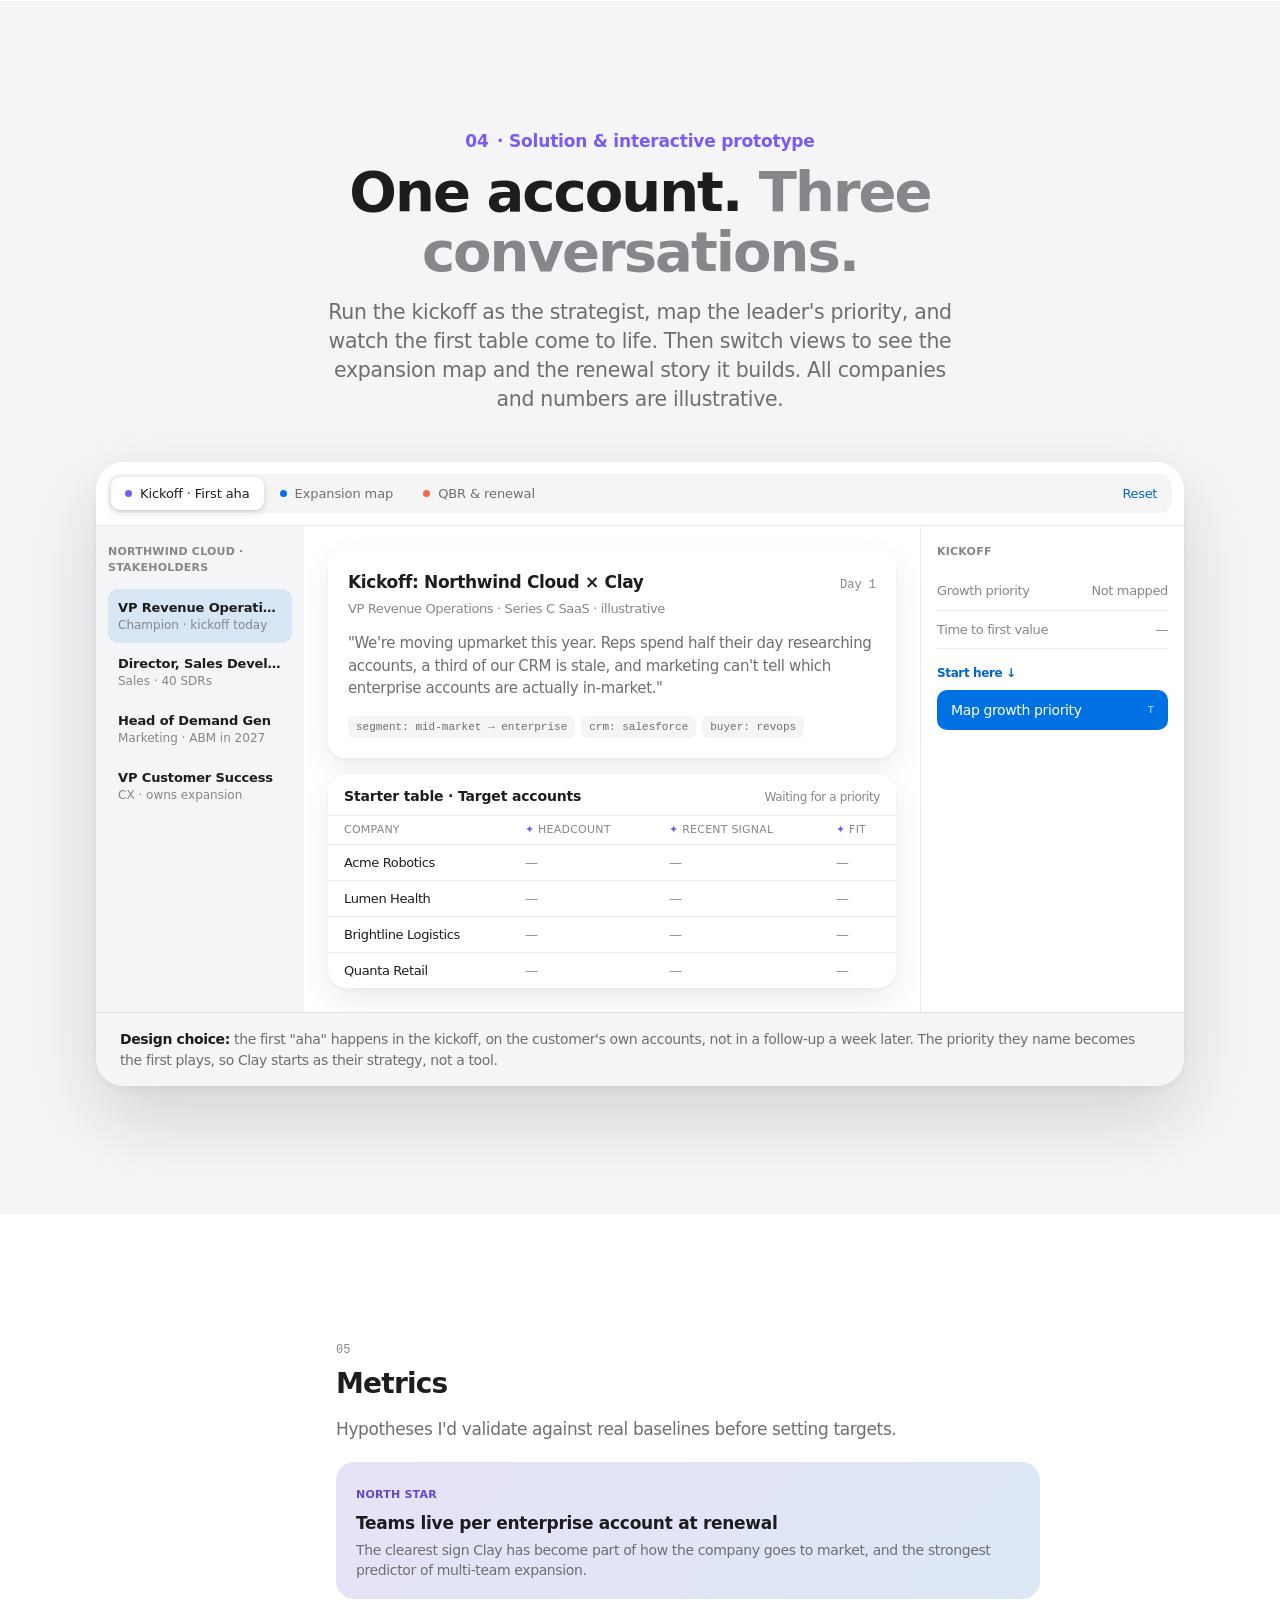
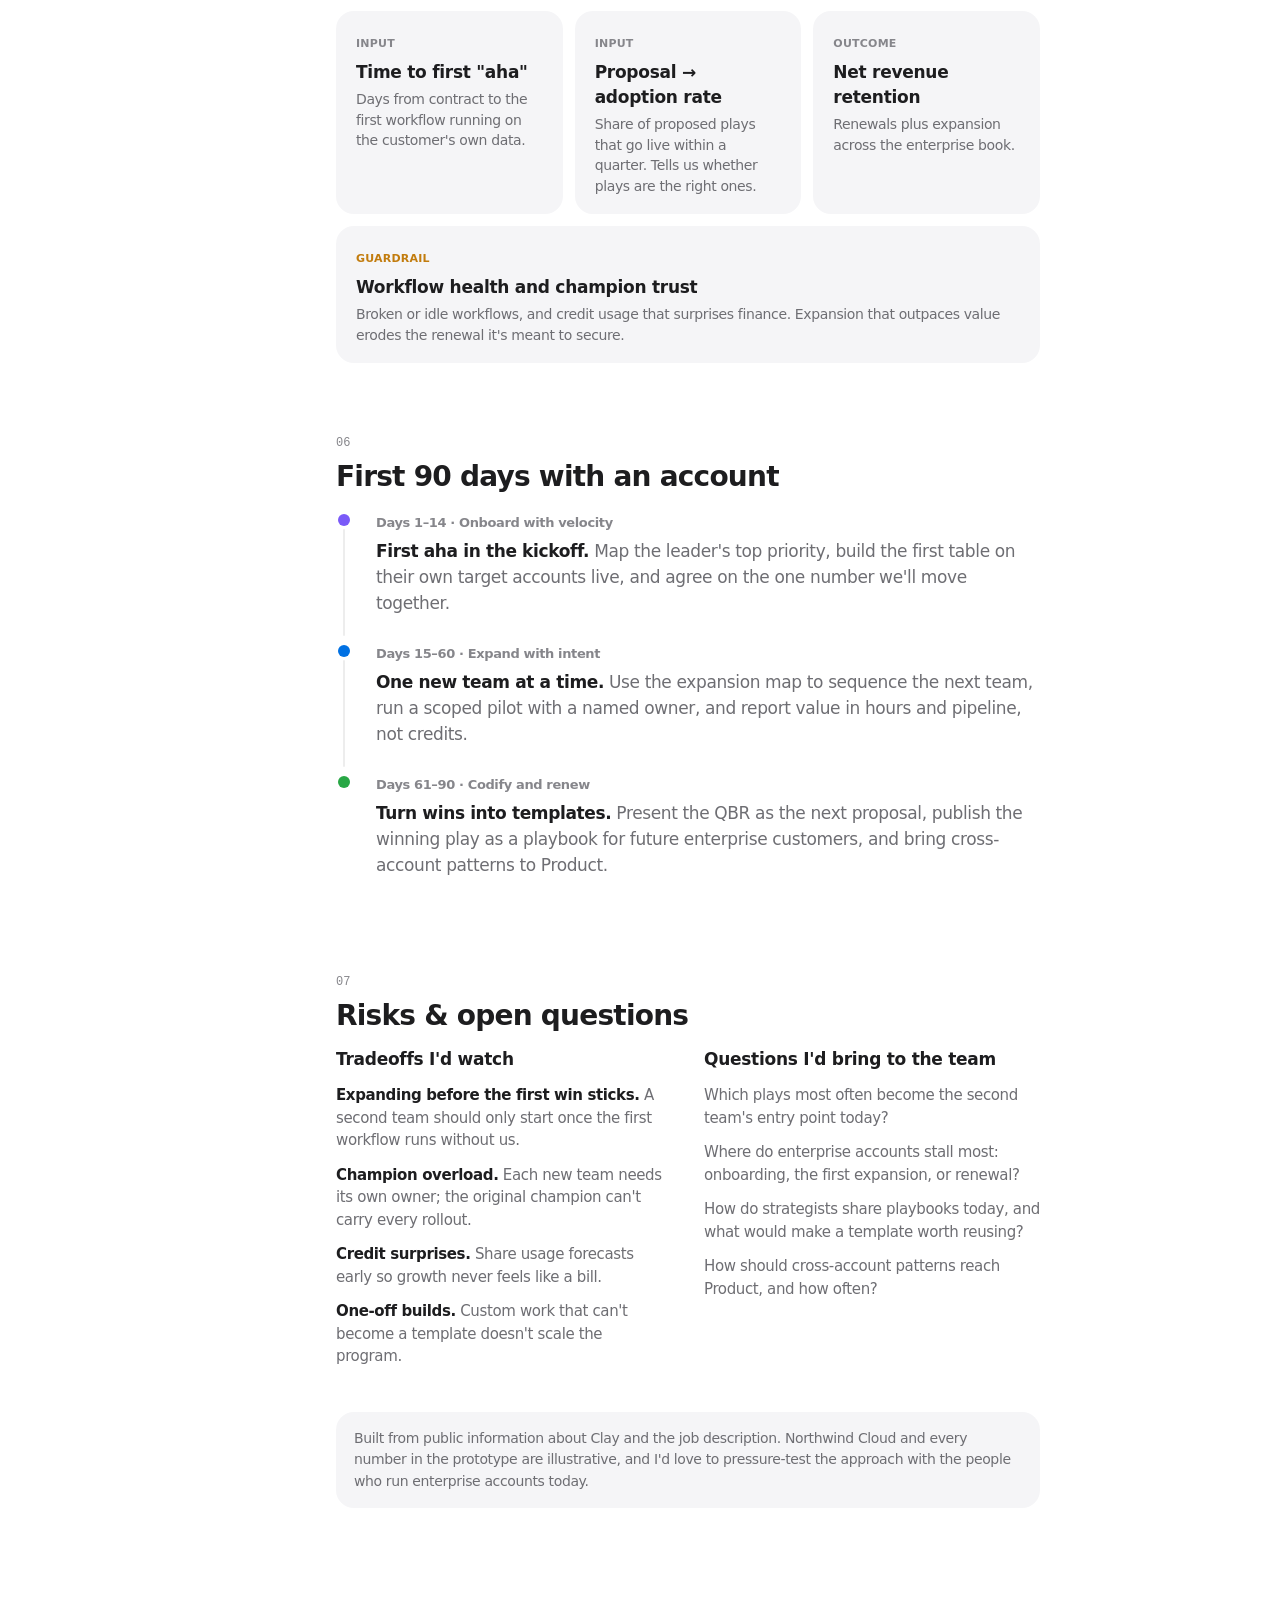
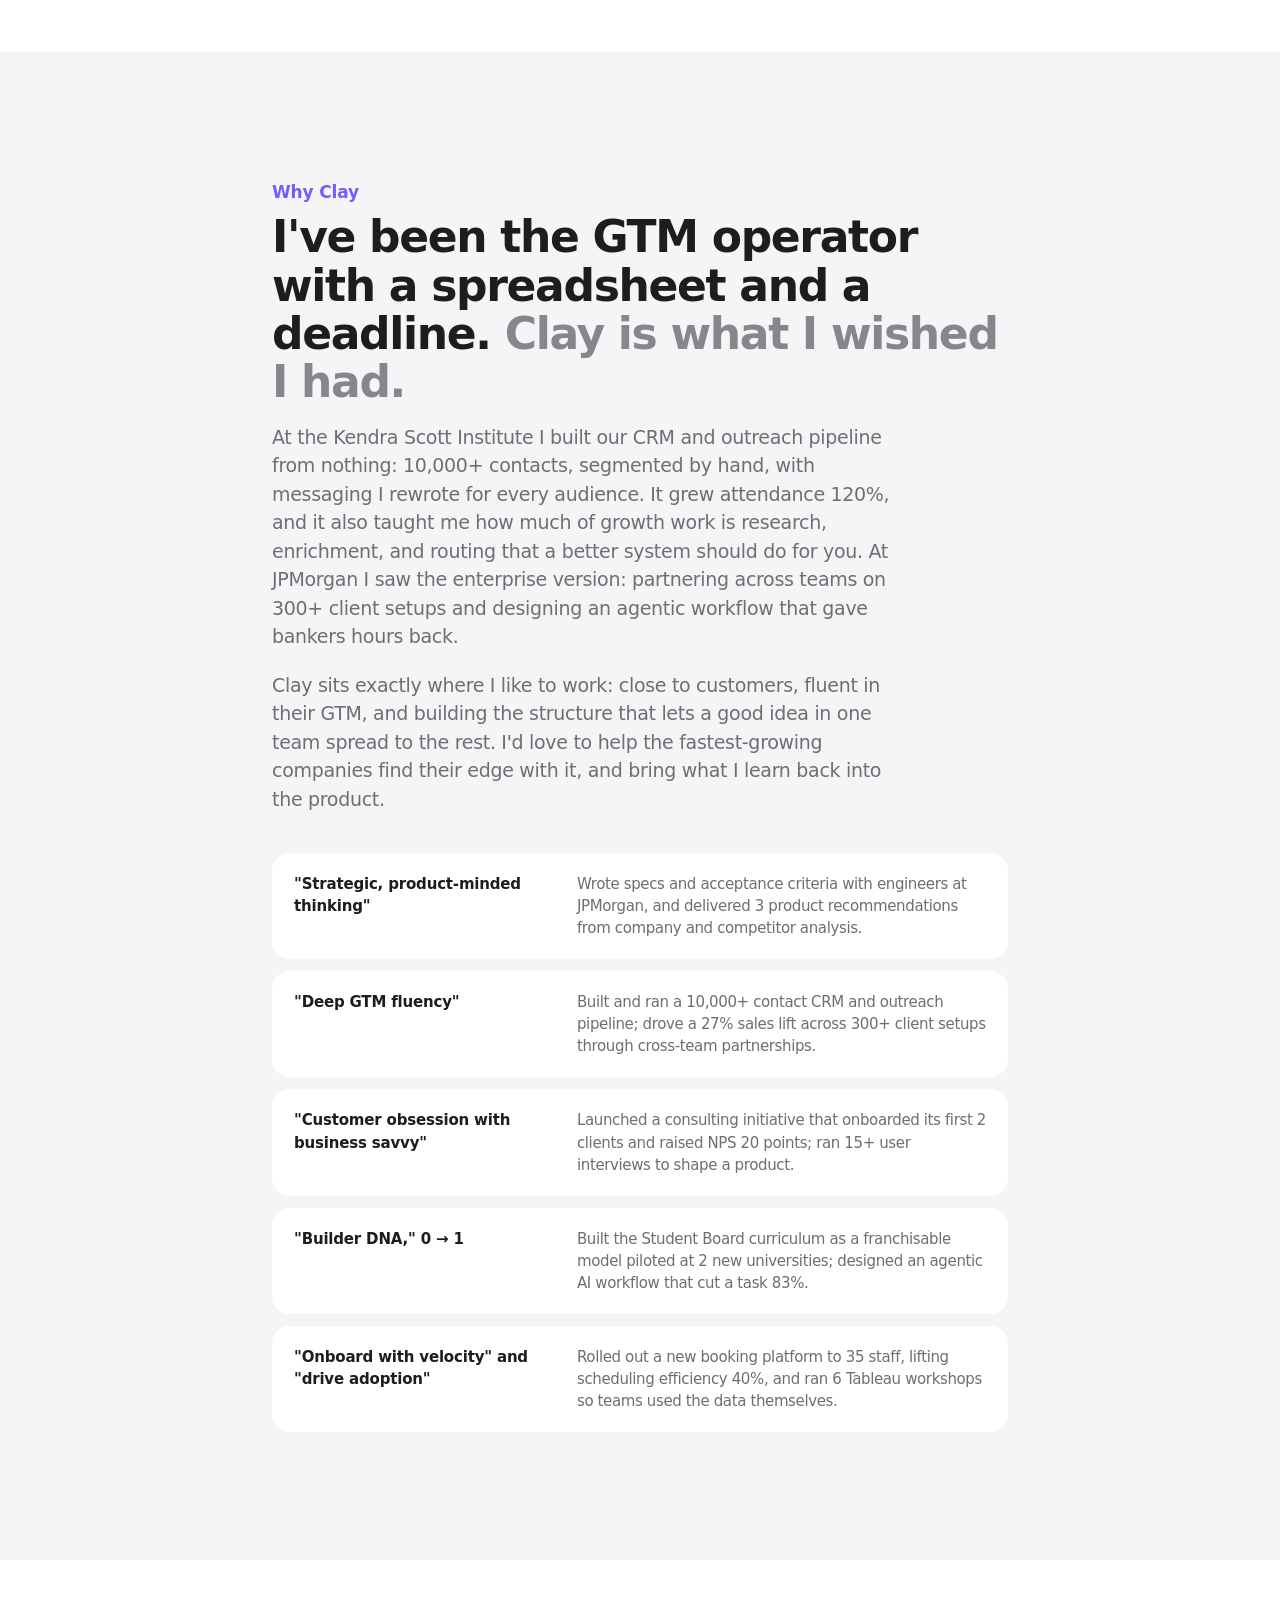
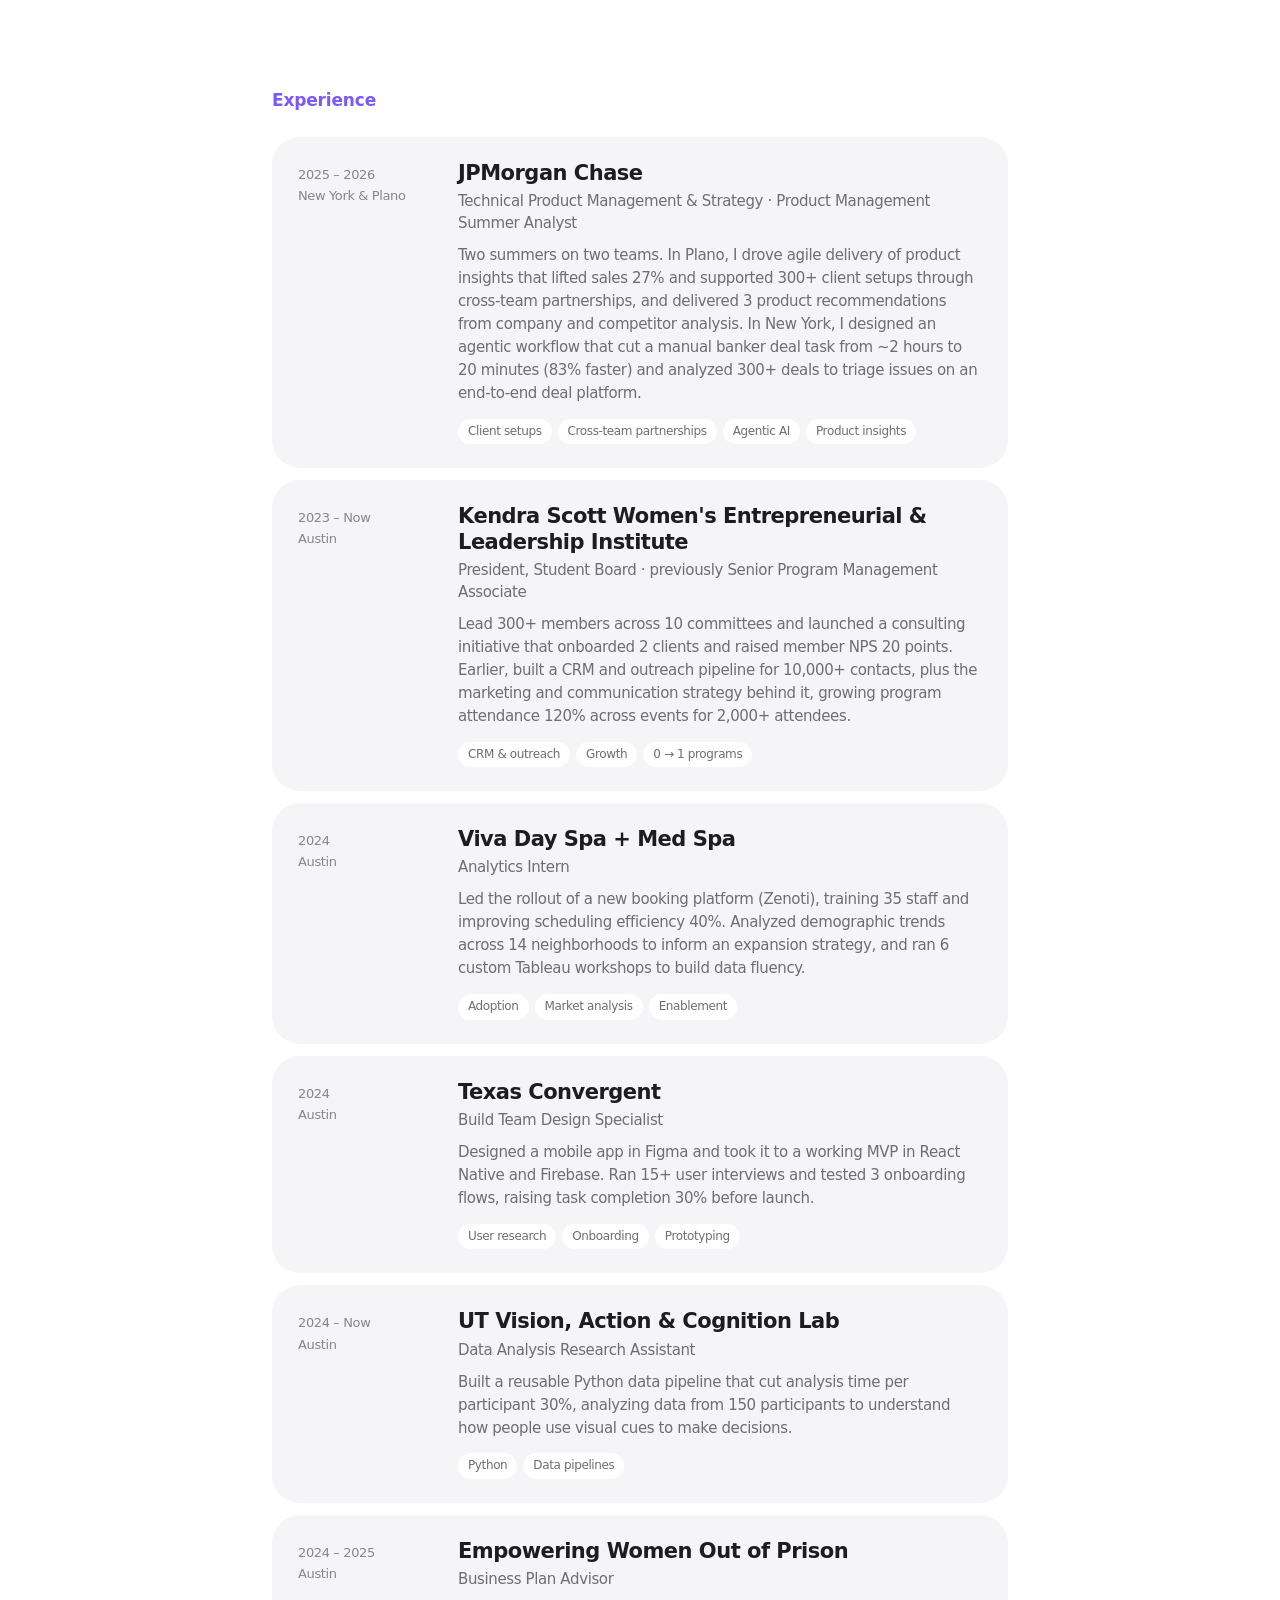
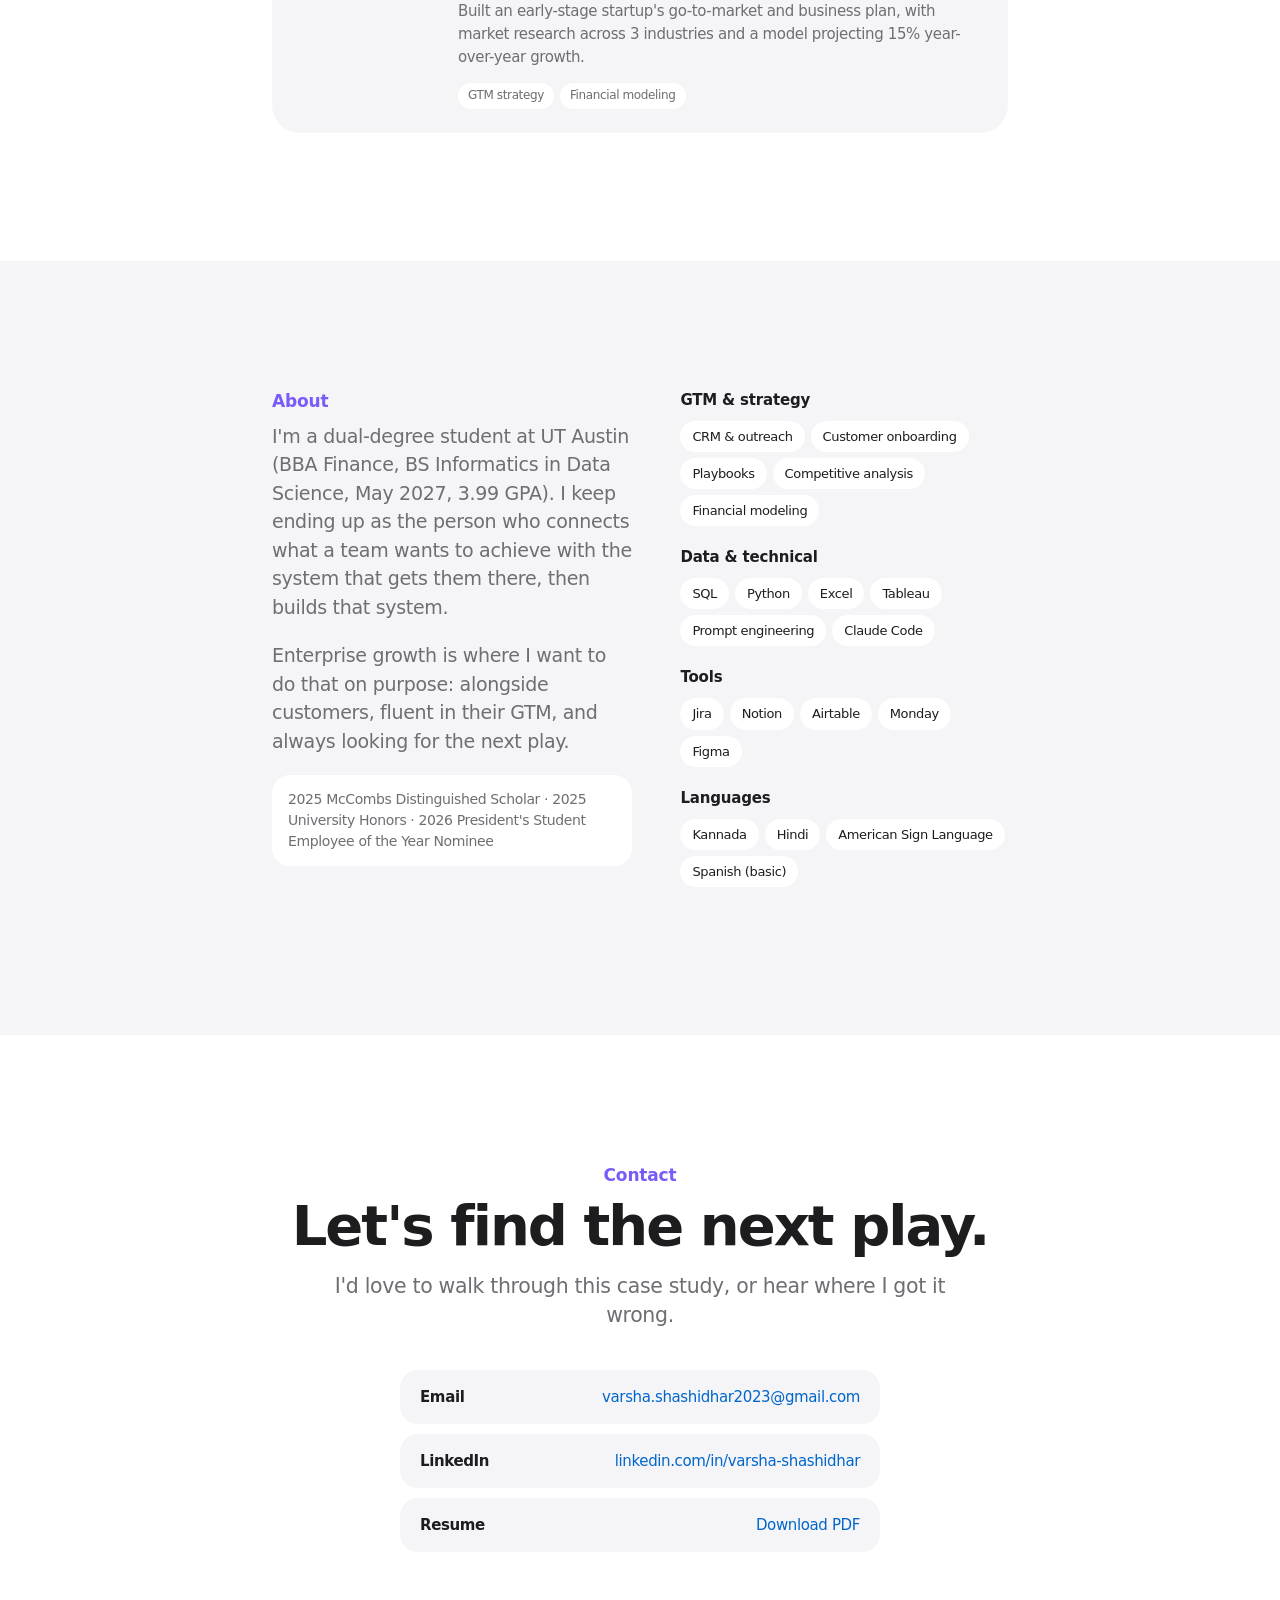
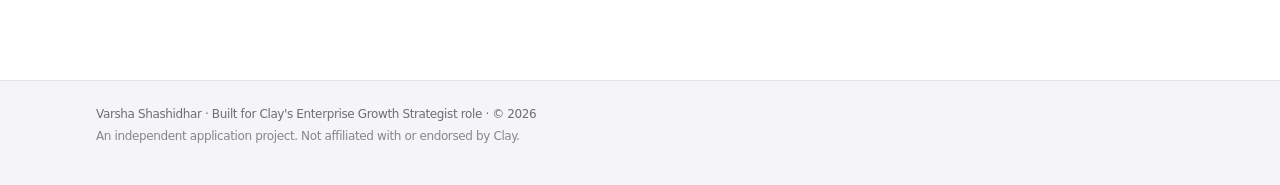
<file: clay/index.html>
<!DOCTYPE html>
<html lang="en">
<head>
<meta charset="UTF-8">
<meta name="viewport" content="width=device-width, initial-scale=1.0">
<title>Varsha Shashidhar, Enterprise Growth</title>
<meta name="description" content="Varsha Shashidhar: application portfolio for Clay's Enterprise Growth Strategist role, with an enterprise expansion case study and interactive prototype.">
<meta name="robots" content="noindex, nofollow">
<meta name="theme-color" content="#ffffff" media="(prefers-color-scheme: light)">
<meta name="theme-color" content="#000000" media="(prefers-color-scheme: dark)">
<link rel="stylesheet" href="styles.css">
</head>
<body>

<a class="skip" href="#case-study">Skip to case study</a>

<nav class="nav" id="nav">
  <div class="nav-inner">
    <a href="#top" class="nav-name"><span class="nav-mark" aria-hidden="true"></span>Varsha Shashidhar</a>
    <button class="nav-toggle" id="navToggle" aria-label="Toggle menu" aria-expanded="false">
      <span></span><span></span><span></span>
    </button>
    <ul class="nav-links" id="navLinks">
      <li><a href="#case-study">Case study</a></li>
      <li><a href="#prototype">Prototype</a></li>
      <li><a href="#why-clay">Why Clay</a></li>
      <li><a href="#experience">Experience</a></li>
      <li><a href="#contact">Contact</a></li>
      <li><a href="assets/Varsha_Shashidhar_Resume.pdf" class="nav-cta" download>Resume</a></li>
    </ul>
  </div>
  <div class="progress" id="progress" aria-hidden="true"></div>
</nav>

<header class="hero" id="top">
  <div class="hero-inner">
    <h1>I help GTM teams find their <em>next play</em>.</h1>
    <p class="hero-sub">I'm Varsha Shashidhar, a Finance and Data Science student at UT Austin. I've partnered across teams to support 300+ client setups at JPMorgan, built a 10,000-contact outreach engine from scratch, and designed workflows that give people hours back. Below is how I'd take an enterprise account from its first Clay table to every GTM team, with a prototype you can click through.</p>
    <div class="hero-cta">
      <a href="#case-study" class="btn btn-primary">Read the case study</a>
      <a href="#prototype" class="btn btn-secondary">Try the prototype</a>
      <a href="https://www.linkedin.com/in/varsha-shashidhar" class="btn btn-ghost" target="_blank" rel="noopener">LinkedIn <span class="chev" aria-hidden="true">›</span></a>
    </div>

    <dl class="stats">
      <div class="stat">
        <dt>+27%</dt>
        <dd>sales lift at JPMorgan, driving product insights through cross-team partnerships across 300+ client setups</dd>
      </div>
      <div class="stat">
        <dt>83%</dt>
        <dd>faster banker deal task after I designed an agentic workflow (~2 hrs → 20 min)</dd>
      </div>
      <div class="stat">
        <dt>10k+</dt>
        <dd>contacts in a CRM and outreach pipeline I built, lifting program attendance 120%</dd>
      </div>
      <div class="stat">
        <dt>+20</dt>
        <dd>NPS points from a consulting initiative I launched, onboarding its first 2 clients</dd>
      </div>
    </dl>
  </div>
</header>

<main>

  <!-- ===================== CASE STUDY ===================== -->
  <section class="section" id="case-study">
    <div class="section-inner wide">
      <div class="cs-header centered">
        <p class="kicker">Case study · Enterprise growth</p>
        <h2 class="display">From first table to every team. <span class="dim">Expansion as a plan, not a hope.</span></h2>
        <p class="lede">Most enterprise accounts land with one team and one workflow. The value is real, but it stays in that corner of the org, and renewal depends on whether one champion stays excited. What if every account had a living map from its growth priorities to its next Clay play?</p>
      </div>

      <div class="tldr">
        <div class="tldr-item">
          <span class="tldr-label">Problem</span>
          <p>Enterprise accounts reach a first win, then stall in a single team. Expansion depends on a strategist's memory and the champion's bandwidth, and the <em>patterns</em> across accounts rarely reach Product in a usable form.</p>
        </div>
        <div class="tldr-item">
          <span class="tldr-label">Bet</span>
          <p>Start every account by mapping the leader's growth priorities to concrete plays, reach a first "aha" in the kickoff itself, then keep an expansion map per team that turns into the QBR, the renewal case, and roadmap input.</p>
        </div>
        <div class="tldr-item">
          <span class="tldr-label">How we'd know</span>
          <p>Shorter time to first value, more teams live per account by renewal, and plays that started in one account becoming templates the next enterprise customer starts with.</p>
        </div>
      </div>

      <div class="cs-body">
        <aside class="cs-toc" aria-label="Case study sections">
          <ol>
            <li><a href="#cs-context">Context</a></li>
            <li><a href="#cs-problem">Problem &amp; users</a></li>
            <li><a href="#cs-why-now">Why now</a></li>
            <li><a href="#prototype">Solution &amp; prototype</a></li>
            <li><a href="#cs-metrics">Metrics</a></li>
            <li><a href="#cs-rollout">First 90 days</a></li>
            <li><a href="#cs-risks">Risks &amp; open questions</a></li>
          </ol>
        </aside>

        <div class="cs-content">
          <article class="cs-block" id="cs-context">
            <span class="cs-num">01</span>
            <h3>Context</h3>
            <p>Clay gives GTM teams one place to combine data, signals, and AI research, and to act on it through campaigns and workflows. Because it's flexible, the same platform can power a RevOps team cleaning the CRM, an SDR team running signal-based outbound, and a marketing team personalizing ABM, all at once.</p>
            <p>That flexibility is also the challenge. An enterprise customer usually starts with one of those, and nobody's job is to see the whole map. That's the Enterprise Growth Strategist's job.</p>
          </article>

          <article class="cs-block" id="cs-problem">
            <span class="cs-num">02</span>
            <h3>Problem &amp; users</h3>
            <p>For this case study I picture a Series C SaaS company (I'll call it Northwind Cloud) that is moving upmarket. RevOps bought Clay to fix CRM data. Sales and marketing have heard of it, but haven't seen what it could do for them.</p>

            <div class="personas">
              <div class="persona" style="--c: var(--teal)">
                <span class="persona-role">GTM leader (VP RevOps)</span>
                <p class="persona-need">"I bought this to fix one problem. I need to show the board it's <em>moving pipeline</em>, not just cleaning data."</p>
                <p class="persona-pain">Pain: value that's hard to see beyond one team.</p>
              </div>
              <div class="persona" style="--c: var(--accent)">
                <span class="persona-role">Enterprise growth strategist</span>
                <p class="persona-need">"I know three other teams here could use Clay. I just don't have a structured way to sequence it."</p>
                <p class="persona-pain">Pain: expansion lives in notes and instinct.</p>
              </div>
              <div class="persona" style="--c: var(--coral)">
                <span class="persona-role">Clay Product team</span>
                <p class="persona-need">"Strategists tell us what customers built. We need to know <em>which</em> patterns repeat across accounts."</p>
                <p class="persona-pain">Pain: anecdotes instead of evidence.</p>
              </div>
            </div>
          </article>

          <article class="cs-block" id="cs-why-now">
            <span class="cs-num">03</span>
            <h3>Why now</h3>
            <ul class="checks">
              <li><strong>Agents raise the ceiling.</strong> As Clay moves from data to campaigns to agents, each account can do far more than it did on day one. Customers need a guide to what's newly possible.</li>
              <li><strong>Enterprises are consolidating their GTM stacks.</strong> Teams that can show multi-team value at renewal win the consolidation conversation; single-team tools get cut.</li>
              <li><strong>Every enterprise account is a template.</strong> A play that works at one fast-growing SaaS company is often exactly what the next one needs. Capturing it once compounds.</li>
            </ul>
          </article>
        </div>
      </div>
    </div>
  </section>

  <!-- ===================== PROTOTYPE ===================== -->
  <section class="section section-canvas" id="prototype">
    <div class="section-inner wide">
      <div class="cs-header centered">
        <p class="kicker"><span class="cs-num inline">04</span> · Solution &amp; interactive prototype</p>
        <h2 class="display">One account. <span class="dim">Three conversations.</span></h2>
        <p class="lede">Run the kickoff as the strategist, map the leader's priority, and watch the first table come to life. Then switch views to see the expansion map and the renewal story it builds. All companies and numbers are illustrative.</p>
      </div>

      <div class="proto" id="proto">
        <div class="proto-tabs" role="tablist" aria-label="Prototype views">
          <button role="tab" class="proto-tab active" aria-selected="true" aria-controls="pane-support" id="tab-support" data-pane="support">
            <span class="tab-dot" style="background: var(--teal)"></span>Kickoff · First aha
          </button>
          <button role="tab" class="proto-tab" aria-selected="false" aria-controls="pane-ops" id="tab-ops" data-pane="ops">
            <span class="tab-dot" style="background: var(--accent)"></span>Expansion map <span class="badge" id="opsBadge" hidden>+1</span>
          </button>
          <button role="tab" class="proto-tab" aria-selected="false" aria-controls="pane-pm" id="tab-pm" data-pane="pm">
            <span class="tab-dot" style="background: var(--coral)"></span>QBR &amp; renewal <span class="badge" id="pmBadge" hidden>1</span>
          </button>
          <button class="proto-reset" id="protoReset" type="button">Reset</button>
        </div>

        <!-- Kickoff -->
        <div class="proto-pane active" role="tabpanel" id="pane-support" aria-labelledby="tab-support">
          <div class="app">
            <div class="app-layers queue">
              <p class="app-title">Northwind Cloud · Stakeholders</p>
              <ul>
                <li class="queue-item selected">
                  <span class="queue-sub">VP Revenue Operations</span>
                  <span class="queue-meta">Champion · kickoff today</span>
                  <span class="queue-tag" id="queueTag" hidden></span>
                </li>
                <li class="queue-item">
                  <span class="queue-sub">Director, Sales Development</span>
                  <span class="queue-meta">Sales · 40 SDRs</span>
                </li>
                <li class="queue-item">
                  <span class="queue-sub">Head of Demand Gen</span>
                  <span class="queue-meta">Marketing · ABM in 2027</span>
                </li>
                <li class="queue-item">
                  <span class="queue-sub">VP Customer Success</span>
                  <span class="queue-meta">CX · owns expansion</span>
                </li>
              </ul>
            </div>
            <div class="app-ticket">
              <div class="ticket">
                <div class="ticket-head">
                  <h4>Kickoff: Northwind Cloud × Clay</h4>
                  <span class="ticket-id">Day 1</span>
                </div>
                <p class="ticket-from">VP Revenue Operations · Series C SaaS · illustrative</p>
                <p class="ticket-body">"We're moving upmarket this year. Reps spend half their day researching accounts, a third of our CRM is stale, and marketing can't tell which enterprise accounts are actually in-market."</p>
                <div class="ticket-meta">
                  <span>segment: mid-market → enterprise</span><span>crm: salesforce</span><span>buyer: revops</span>
                </div>
              </div>

              <div class="ktable-wrap">
                <div class="ktable-head"><strong>Starter table · Target accounts</strong><span id="tableStatus">Waiting for a priority</span></div>
                <div class="ktable-scroll">
                  <table class="ktable" id="ktable">
                    <thead><tr><th>Company</th><th class="enrich">Headcount</th><th class="enrich">Recent signal</th><th class="enrich">Fit</th></tr></thead>
                    <tbody></tbody>
                  </table>
                </div>
              </div>
            </div>
            <div class="app-props">
              <p class="app-title">Kickoff</p>
              <div class="prop"><span>Growth priority</span><strong class="muted" id="propTag">Not mapped</strong></div>
              <div class="prop"><span>Time to first value</span><strong class="muted" id="propEscalate">—</strong></div>
              <p class="start-hint" id="startHint">Start here ↓</p>
              <button class="detach-btn tag-btn" id="tagBtn" type="button">Map growth priority <kbd>T</kbd></button>

              <div class="popover" id="popover" hidden>
                <p class="pop-title">What matters most this year?</p>
                <p class="pop-sub">Pick the leader's top priority. The first plays follow from it.</p>
                <div class="chips" id="reasonChips">
                  <button type="button" class="chip" data-reason="Move upmarket">Move upmarket</button>
                  <button type="button" class="chip" data-reason="Fix CRM data">Fix CRM data</button>
                  <button type="button" class="chip" data-reason="Find in-market accounts">Find in-market accounts</button>
                  <button type="button" class="chip" data-reason="Grow existing customers">Grow existing customers</button>
                </div>
                <div class="pop-actions">
                  <button type="button" class="link-btn" id="skipBtn">Skip and explore freely</button>
                </div>
              </div>

              <p class="toast" id="toast" role="status" hidden></p>
            </div>

            <section class="sheet" id="runbook" aria-label="First plays" hidden>
              <button type="button" class="sheet-handle" id="sheetHandle" aria-expanded="true" aria-controls="sheetBody">
                <span class="sheet-grabber" aria-hidden="true"></span>
                <span class="sheet-title"><strong>First plays</strong><span id="sheetTag"></span></span>
              </button>
              <div class="sheet-body" id="sheetBody">
                <ol id="runbookSteps"></ol>
                <p class="sheet-hint">Drag or flick the handle. Tap to expand or collapse.</p>
              </div>
            </section>
          </div>
          <p class="proto-note"><strong>Design choice:</strong> the first "aha" happens in the kickoff, on the customer's own accounts, not in a follow-up a week later. The priority they name becomes the first plays, so Clay starts as their strategy, not a tool.</p>
        </div>

        <!-- Expansion map -->
        <div class="proto-pane" role="tabpanel" id="pane-ops" aria-labelledby="tab-ops" hidden>
          <div class="owner">
            <div class="owner-list">
              <div class="owner-head">
                <p class="app-title">Expansion map · Northwind Cloud</p>
                <span class="muted small">By team</span>
              </div>
              <ul id="gapList"></ul>
            </div>
            <div class="owner-detail" id="ownerDetail">
              <p class="app-title" id="detailLabel">Next best play</p>
              <h4 id="gapTitle"></h4>
              <p class="muted small" id="gapMeta"></p>
              <div class="kpis">
                <div class="kpi"><b id="kpiTickets">0</b><span>hrs saved / mo</span></div>
                <div class="kpi"><b id="kpiCustomers">0</b><span>users</span></div>
                <div class="kpi"><b id="kpiTtr">0</b><span>weeks to live</span></div>
              </div>
              <div class="insight">
                <span class="insight-label">Why this team, why now</span>
                <p id="gapInsight"></p>
              </div>
              <div class="owner-actions">
                <button type="button" class="btn btn-primary small" id="sendBtn">Propose play</button>
                <button type="button" class="btn btn-ghost small" id="sqlBtn" aria-expanded="false">Show workflow</button>
              </div>
              <div class="sql" id="sqlBlock" hidden>
<pre><code id="sqlCode"></code></pre>
              </div>
              <p class="toast inline" id="sendToast" role="status" hidden></p>
            </div>
          </div>
          <p class="proto-note"><strong>Design choice:</strong> the map is organized by team, not by feature, because that's how a GTM org buys and how renewals are decided. Each play shows the value in hours and the workflow behind it, so a proposal is concrete enough to say yes to.</p>
        </div>

        <!-- QBR & renewal -->
        <div class="proto-pane" role="tabpanel" id="pane-pm" aria-labelledby="tab-pm" hidden>
          <div class="pm">
            <div class="brief" id="brief">
              <p class="brief-empty" id="briefEmpty">No proposal yet. Propose a play from the expansion map.</p>
              <div id="briefBody" hidden>
                <p class="app-title">QBR · expansion proposal</p>
                <h4 id="briefTitle"></h4>
                <p class="muted small" id="briefMeta"></p>
                <div class="brief-sec">
                  <span class="insight-label">The case</span>
                  <ul id="briefEvidence"></ul>
                </div>
                <div class="brief-sec">
                  <span class="insight-label">In their words</span>
                  <p class="brief-quote" id="briefQuote"></p>
                </div>
                <div class="brief-sec">
                  <span class="insight-label">Roadmap signal for Clay Product</span>
                  <p id="briefRec"></p>
                </div>
              </div>
            </div>
            <div class="ready">
              <p class="app-title">Renewal readiness</p>
              <span class="muted small" id="readyCount">0 of 5 complete</span>
              <div class="ready-bar"><i id="readyBar"></i></div>
              <div id="readyList"></div>
              <p class="gate" id="gate">Renewal: single-team risk</p>
            </div>
          </div>
          <p class="proto-note"><strong>Design choice:</strong> the QBR isn't a usage report; it's the next proposal. Every expansion carries a roadmap signal back to Clay, and the renewal checklist turns "they seem happy" into evidence a CFO will sign.</p>
        </div>
      </div>
    </div>
  </section>

  <!-- ===================== CASE STUDY (cont.) ===================== -->
  <section class="section" id="cs-rest">
    <div class="section-inner wide">
      <div class="cs-body">
        <div class="cs-toc spacer" aria-hidden="true"></div>
        <div class="cs-content">
          <article class="cs-block" id="cs-metrics">
            <span class="cs-num">05</span>
            <h3>Metrics</h3>
            <p class="muted">Hypotheses I'd validate against real baselines before setting targets.</p>
            <div class="metrics">
              <div class="metric north">
                <span class="metric-type">North star</span>
                <p class="metric-name">Teams live per enterprise account at renewal</p>
                <p class="metric-desc">The clearest sign Clay has become part of how the company goes to market, and the strongest predictor of multi-team expansion.</p>
              </div>
              <div class="metric">
                <span class="metric-type">Input</span>
                <p class="metric-name">Time to first "aha"</p>
                <p class="metric-desc">Days from contract to the first workflow running on the customer's own data.</p>
              </div>
              <div class="metric">
                <span class="metric-type">Input</span>
                <p class="metric-name">Proposal → adoption rate</p>
                <p class="metric-desc">Share of proposed plays that go live within a quarter. Tells us whether plays are the right ones.</p>
              </div>
              <div class="metric">
                <span class="metric-type">Outcome</span>
                <p class="metric-name">Net revenue retention</p>
                <p class="metric-desc">Renewals plus expansion across the enterprise book.</p>
              </div>
              <div class="metric guard">
                <span class="metric-type">Guardrail</span>
                <p class="metric-name">Workflow health and champion trust</p>
                <p class="metric-desc">Broken or idle workflows, and credit usage that surprises finance. Expansion that outpaces value erodes the renewal it's meant to secure.</p>
              </div>
            </div>
          </article>

          <article class="cs-block" id="cs-rollout">
            <span class="cs-num">06</span>
            <h3>First 90 days with an account</h3>
            <ol class="phases">
              <li>
                <span class="phase-tag">Days 1–14 · Onboard with velocity</span>
                <p><strong>First aha in the kickoff.</strong> Map the leader's top priority, build the first table on their own target accounts live, and agree on the one number we'll move together.</p>
              </li>
              <li>
                <span class="phase-tag">Days 15–60 · Expand with intent</span>
                <p><strong>One new team at a time.</strong> Use the expansion map to sequence the next team, run a scoped pilot with a named owner, and report value in hours and pipeline, not credits.</p>
              </li>
              <li>
                <span class="phase-tag">Days 61–90 · Codify and renew</span>
                <p><strong>Turn wins into templates.</strong> Present the QBR as the next proposal, publish the winning play as a playbook for future enterprise customers, and bring cross-account patterns to Product.</p>
              </li>
            </ol>
          </article>

          <article class="cs-block" id="cs-risks">
            <span class="cs-num">07</span>
            <h3>Risks &amp; open questions</h3>
            <div class="two-col">
              <div>
                <h4 class="mini">Tradeoffs I'd watch</h4>
                <ul class="plain">
                  <li><strong>Expanding before the first win sticks.</strong> A second team should only start once the first workflow runs without us.</li>
                  <li><strong>Champion overload.</strong> Each new team needs its own owner; the original champion can't carry every rollout.</li>
                  <li><strong>Credit surprises.</strong> Share usage forecasts early so growth never feels like a bill.</li>
                  <li><strong>One-off builds.</strong> Custom work that can't become a template doesn't scale the program.</li>
                </ul>
              </div>
              <div>
                <h4 class="mini">Questions I'd bring to the team</h4>
                <ul class="plain">
                  <li>Which plays most often become the second team's entry point today?</li>
                  <li>Where do enterprise accounts stall most: onboarding, the first expansion, or renewal?</li>
                  <li>How do strategists share playbooks today, and what would make a template worth reusing?</li>
                  <li>How should cross-account patterns reach Product, and how often?</li>
                </ul>
              </div>
            </div>
            <p class="disclaimer">Built from public information about Clay and the job description. Northwind Cloud and every number in the prototype are illustrative, and I'd love to pressure-test the approach with the people who run enterprise accounts today.</p>
          </article>
        </div>
      </div>
    </div>
  </section>

  <!-- ===================== WHY CLAY ===================== -->
  <section class="section section-alt" id="why-clay">
    <div class="section-inner">
      <p class="kicker">Why Clay</p>
      <h2 class="display sm">I've been the GTM operator with a spreadsheet and a deadline. <span class="dim">Clay is what I wished I had.</span></h2>
      <div class="prose">
        <p>At the Kendra Scott Institute I built our CRM and outreach pipeline from nothing: 10,000+ contacts, segmented by hand, with messaging I rewrote for every audience. It grew attendance 120%, and it also taught me how much of growth work is research, enrichment, and routing that a better system should do for you. At JPMorgan I saw the enterprise version: partnering across teams on 300+ client setups and designing an agentic workflow that gave bankers hours back.</p>
        <p>Clay sits exactly where I like to work: close to customers, fluent in their GTM, and building the structure that lets a good idea in one team spread to the rest. I'd love to help the fastest-growing companies find their edge with it, and bring what I learn back into the product.</p>
      </div>
      <div class="fit">
        <div class="fit-row"><span class="fit-ask">"Strategic, product-minded thinking"</span><span class="fit-me">Wrote specs and acceptance criteria with engineers at JPMorgan, and delivered 3 product recommendations from company and competitor analysis.</span></div>
        <div class="fit-row"><span class="fit-ask">"Deep GTM fluency"</span><span class="fit-me">Built and ran a 10,000+ contact CRM and outreach pipeline; drove a 27% sales lift across 300+ client setups through cross-team partnerships.</span></div>
        <div class="fit-row"><span class="fit-ask">"Customer obsession with business savvy"</span><span class="fit-me">Launched a consulting initiative that onboarded its first 2 clients and raised NPS 20 points; ran 15+ user interviews to shape a product.</span></div>
        <div class="fit-row"><span class="fit-ask">"Builder DNA," 0 → 1</span><span class="fit-me">Built the Student Board curriculum as a franchisable model piloted at 2 new universities; designed an agentic AI workflow that cut a task 83%.</span></div>
        <div class="fit-row"><span class="fit-ask">"Onboard with velocity" and "drive adoption"</span><span class="fit-me">Rolled out a new booking platform to 35 staff, lifting scheduling efficiency 40%, and ran 6 Tableau workshops so teams used the data themselves.</span></div>
      </div>
    </div>
  </section>

  <!-- ===================== EXPERIENCE ===================== -->
  <section class="section" id="experience">
    <div class="section-inner">
      <p class="kicker">Experience</p>

      <div class="timeline">
        <div class="tl-item">
          <div class="tl-meta"><span>2025 – 2026</span><span>New York &amp; Plano</span></div>
          <div class="tl-body">
            <h3>JPMorgan Chase</h3>
            <p class="tl-role">Technical Product Management &amp; Strategy · Product Management Summer Analyst</p>
            <p>Two summers on two teams. In Plano, I drove agile delivery of product insights that lifted sales 27% and supported 300+ client setups through cross-team partnerships, and delivered 3 product recommendations from company and competitor analysis. In New York, I designed an agentic workflow that cut a manual banker deal task from ~2 hours to 20 minutes (83% faster) and analyzed 300+ deals to triage issues on an end-to-end deal platform.</p>
            <div class="tags"><span>Client setups</span><span>Cross-team partnerships</span><span>Agentic AI</span><span>Product insights</span></div>
          </div>
        </div>

        <div class="tl-item">
          <div class="tl-meta"><span>2023 – Now</span><span>Austin</span></div>
          <div class="tl-body">
            <h3>Kendra Scott Women's Entrepreneurial &amp; Leadership Institute</h3>
            <p class="tl-role">President, Student Board · previously Senior Program Management Associate</p>
            <p>Lead 300+ members across 10 committees and launched a consulting initiative that onboarded 2 clients and raised member NPS 20 points. Earlier, built a CRM and outreach pipeline for 10,000+ contacts, plus the marketing and communication strategy behind it, growing program attendance 120% across events for 2,000+ attendees.</p>
            <div class="tags"><span>CRM &amp; outreach</span><span>Growth</span><span>0 → 1 programs</span></div>
          </div>
        </div>

        <div class="tl-item">
          <div class="tl-meta"><span>2024</span><span>Austin</span></div>
          <div class="tl-body">
            <h3>Viva Day Spa + Med Spa</h3>
            <p class="tl-role">Analytics Intern</p>
            <p>Led the rollout of a new booking platform (Zenoti), training 35 staff and improving scheduling efficiency 40%. Analyzed demographic trends across 14 neighborhoods to inform an expansion strategy, and ran 6 custom Tableau workshops to build data fluency.</p>
            <div class="tags"><span>Adoption</span><span>Market analysis</span><span>Enablement</span></div>
          </div>
        </div>

        <div class="tl-item">
          <div class="tl-meta"><span>2024</span><span>Austin</span></div>
          <div class="tl-body">
            <h3>Texas Convergent</h3>
            <p class="tl-role">Build Team Design Specialist</p>
            <p>Designed a mobile app in Figma and took it to a working MVP in React Native and Firebase. Ran 15+ user interviews and tested 3 onboarding flows, raising task completion 30% before launch.</p>
            <div class="tags"><span>User research</span><span>Onboarding</span><span>Prototyping</span></div>
          </div>
        </div>

        <div class="tl-item">
          <div class="tl-meta"><span>2024 – Now</span><span>Austin</span></div>
          <div class="tl-body">
            <h3>UT Vision, Action &amp; Cognition Lab</h3>
            <p class="tl-role">Data Analysis Research Assistant</p>
            <p>Built a reusable Python data pipeline that cut analysis time per participant 30%, analyzing data from 150 participants to understand how people use visual cues to make decisions.</p>
            <div class="tags"><span>Python</span><span>Data pipelines</span></div>
          </div>
        </div>

        <div class="tl-item">
          <div class="tl-meta"><span>2024 – 2025</span><span>Austin</span></div>
          <div class="tl-body">
            <h3>Empowering Women Out of Prison</h3>
            <p class="tl-role">Business Plan Advisor</p>
            <p>Built an early-stage startup's go-to-market and business plan, with market research across 3 industries and a model projecting 15% year-over-year growth.</p>
            <div class="tags"><span>GTM strategy</span><span>Financial modeling</span></div>
          </div>
        </div>
      </div>
    </div>
  </section>

  <!-- ===================== ABOUT + SKILLS ===================== -->
  <section class="section section-alt" id="about">
    <div class="section-inner">
      <div class="about-grid">
        <div>
          <p class="kicker">About</p>
          <div class="prose">
            <p>I'm a dual-degree student at UT Austin (BBA Finance, BS Informatics in Data Science, May 2027, 3.99 GPA). I keep ending up as the person who connects what a team wants to achieve with the system that gets them there, then builds that system.</p>
            <p>Enterprise growth is where I want to do that on purpose: alongside customers, fluent in their GTM, and always looking for the next play.</p>
          </div>
          <p class="honors">2025 McCombs Distinguished Scholar · 2025 University Honors · 2026 President's Student Employee of the Year Nominee</p>
        </div>
        <div class="skills">
          <div class="skills-group">
            <h4>GTM &amp; strategy</h4>
            <div class="pills"><span>CRM &amp; outreach</span><span>Customer onboarding</span><span>Playbooks</span><span>Competitive analysis</span><span>Financial modeling</span></div>
          </div>
          <div class="skills-group">
            <h4>Data &amp; technical</h4>
            <div class="pills"><span>SQL</span><span>Python</span><span>Excel</span><span>Tableau</span><span>Prompt engineering</span><span>Claude Code</span></div>
          </div>
          <div class="skills-group">
            <h4>Tools</h4>
            <div class="pills"><span>Jira</span><span>Notion</span><span>Airtable</span><span>Monday</span><span>Figma</span></div>
          </div>
          <div class="skills-group">
            <h4>Languages</h4>
            <div class="pills"><span>Kannada</span><span>Hindi</span><span>American Sign Language</span><span>Spanish (basic)</span></div>
          </div>
        </div>
      </div>
    </div>
  </section>

  <!-- ===================== CONTACT ===================== -->
  <section class="section contact" id="contact">
    <div class="section-inner contact-inner">
      <p class="kicker">Contact</p>
      <h2 class="display">Let's find the next play.</h2>
      <p class="lede center">I'd love to walk through this case study, or hear where I got it wrong.</p>
      <div class="contact-links">
        <a href="mailto:varsha.shashidhar2023@gmail.com" class="contact-link">
          <span class="contact-label">Email</span>
          <span class="contact-value">varsha.shashidhar2023@gmail.com</span>
        </a>
        <a href="https://www.linkedin.com/in/varsha-shashidhar" class="contact-link" target="_blank" rel="noopener">
          <span class="contact-label">LinkedIn</span>
          <span class="contact-value">linkedin.com/in/varsha-shashidhar</span>
        </a>
        <a href="assets/Varsha_Shashidhar_Resume.pdf" class="contact-link" download>
          <span class="contact-label">Resume</span>
          <span class="contact-value">Download PDF</span>
        </a>
      </div>
    </div>
  </section>

</main>

<footer class="footer">
  <p>Varsha Shashidhar · Built for Clay's Enterprise Growth Strategist role · © 2026</p>
  <p class="footer-note">An independent application project. Not affiliated with or endorsed by Clay.</p>
</footer>

<script src="script.js"></script>
</body>
</html>
</file>
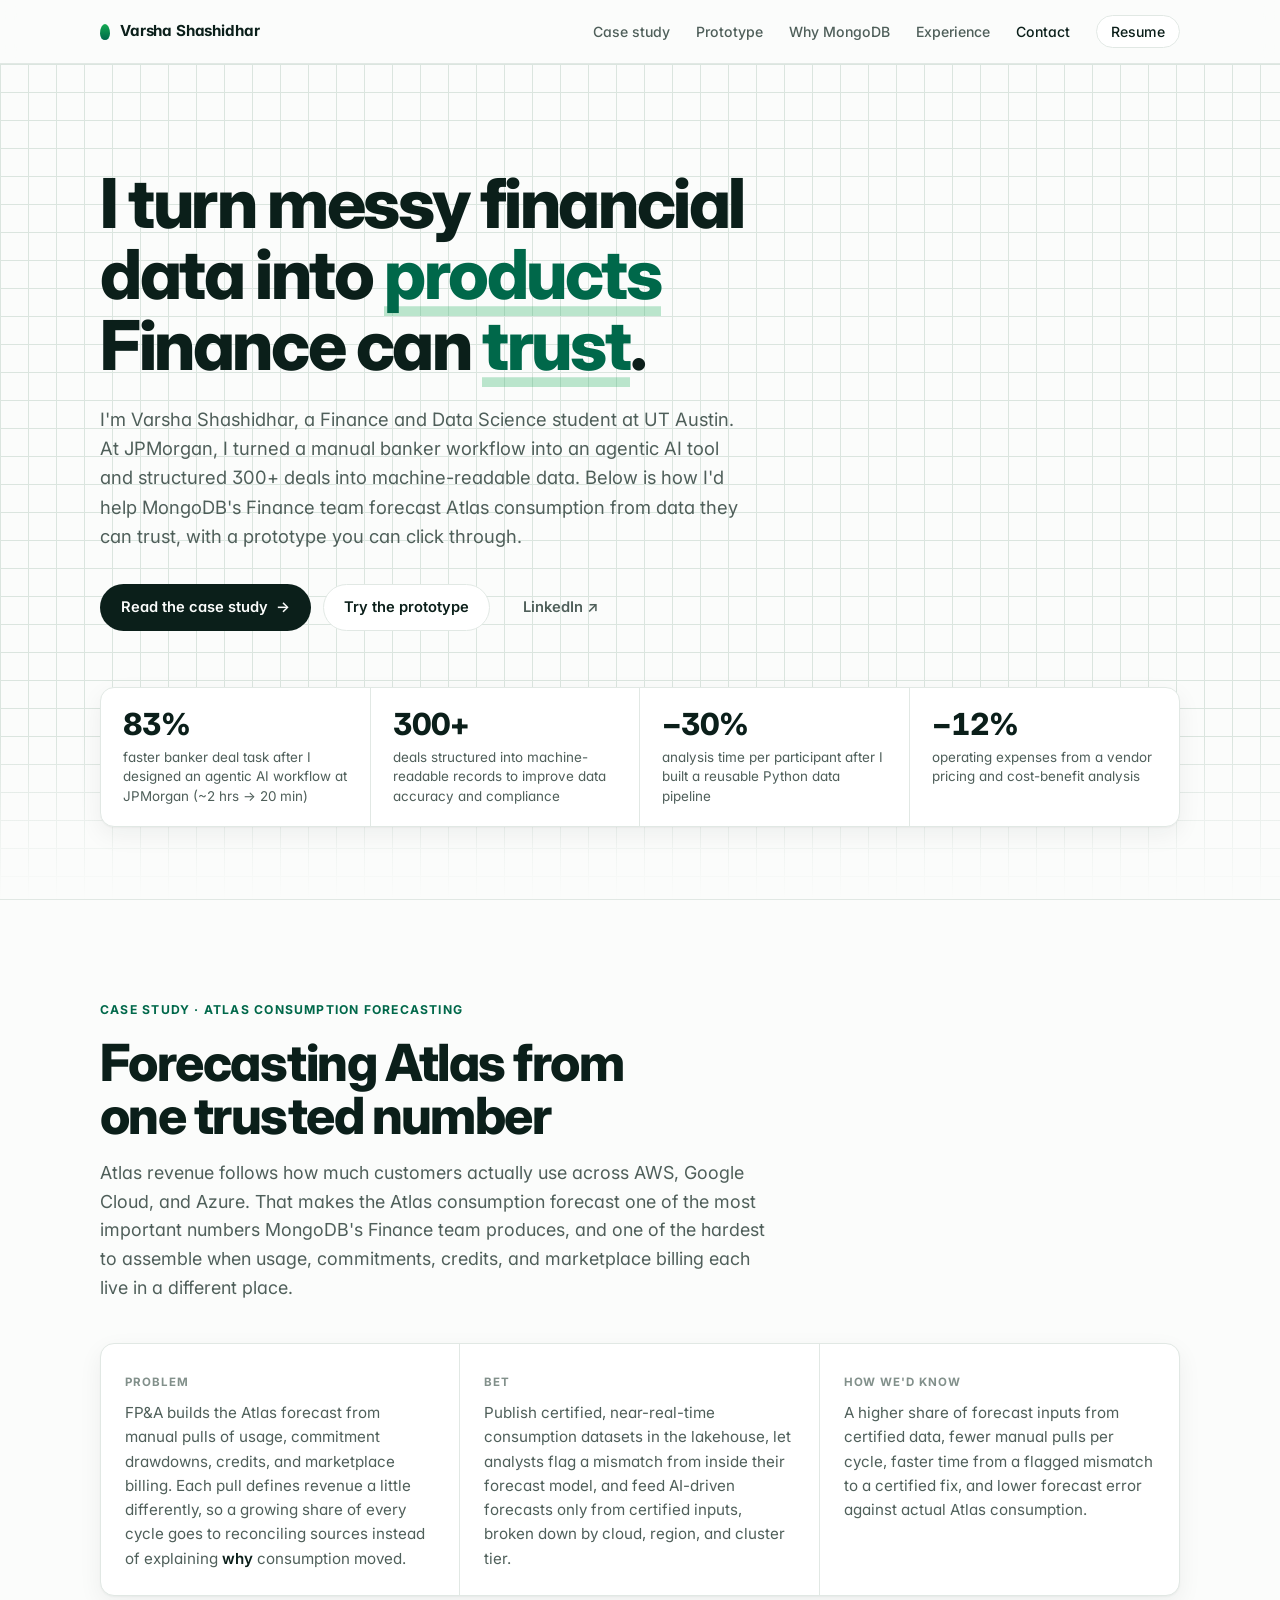
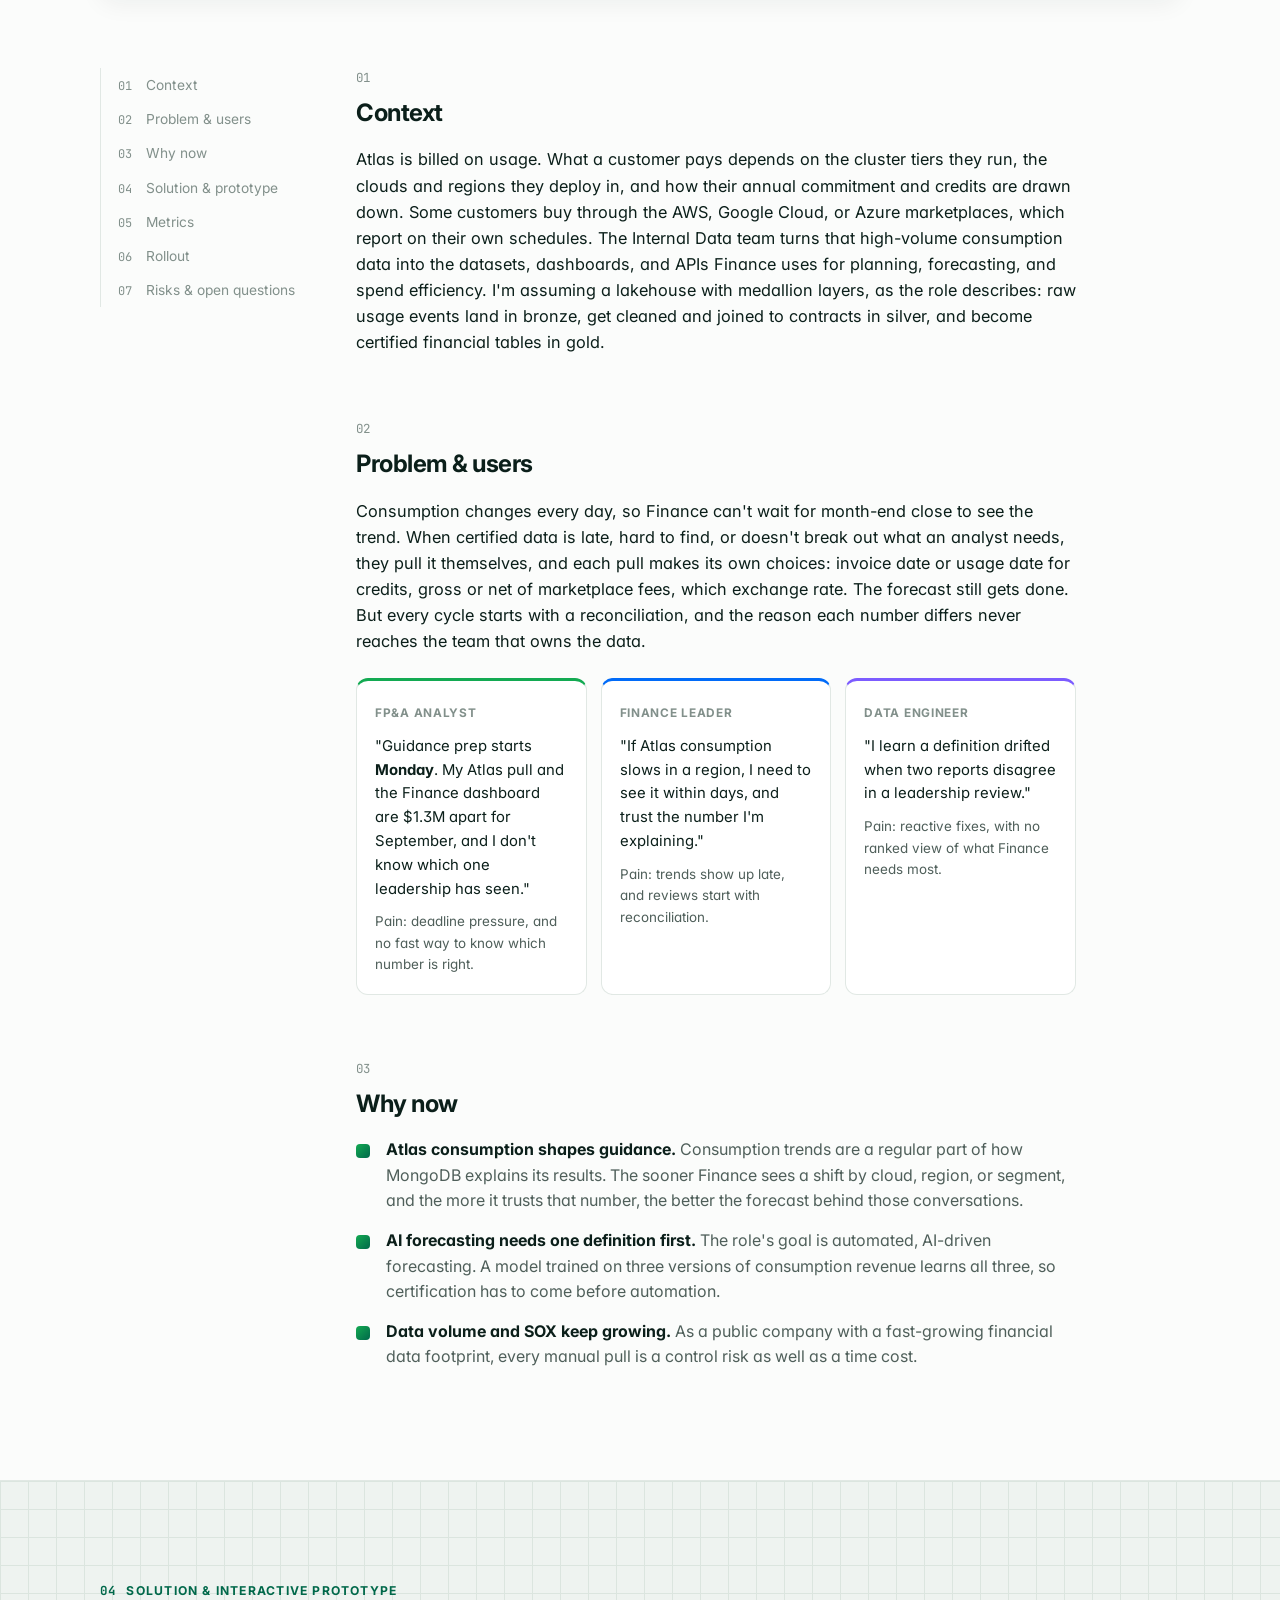
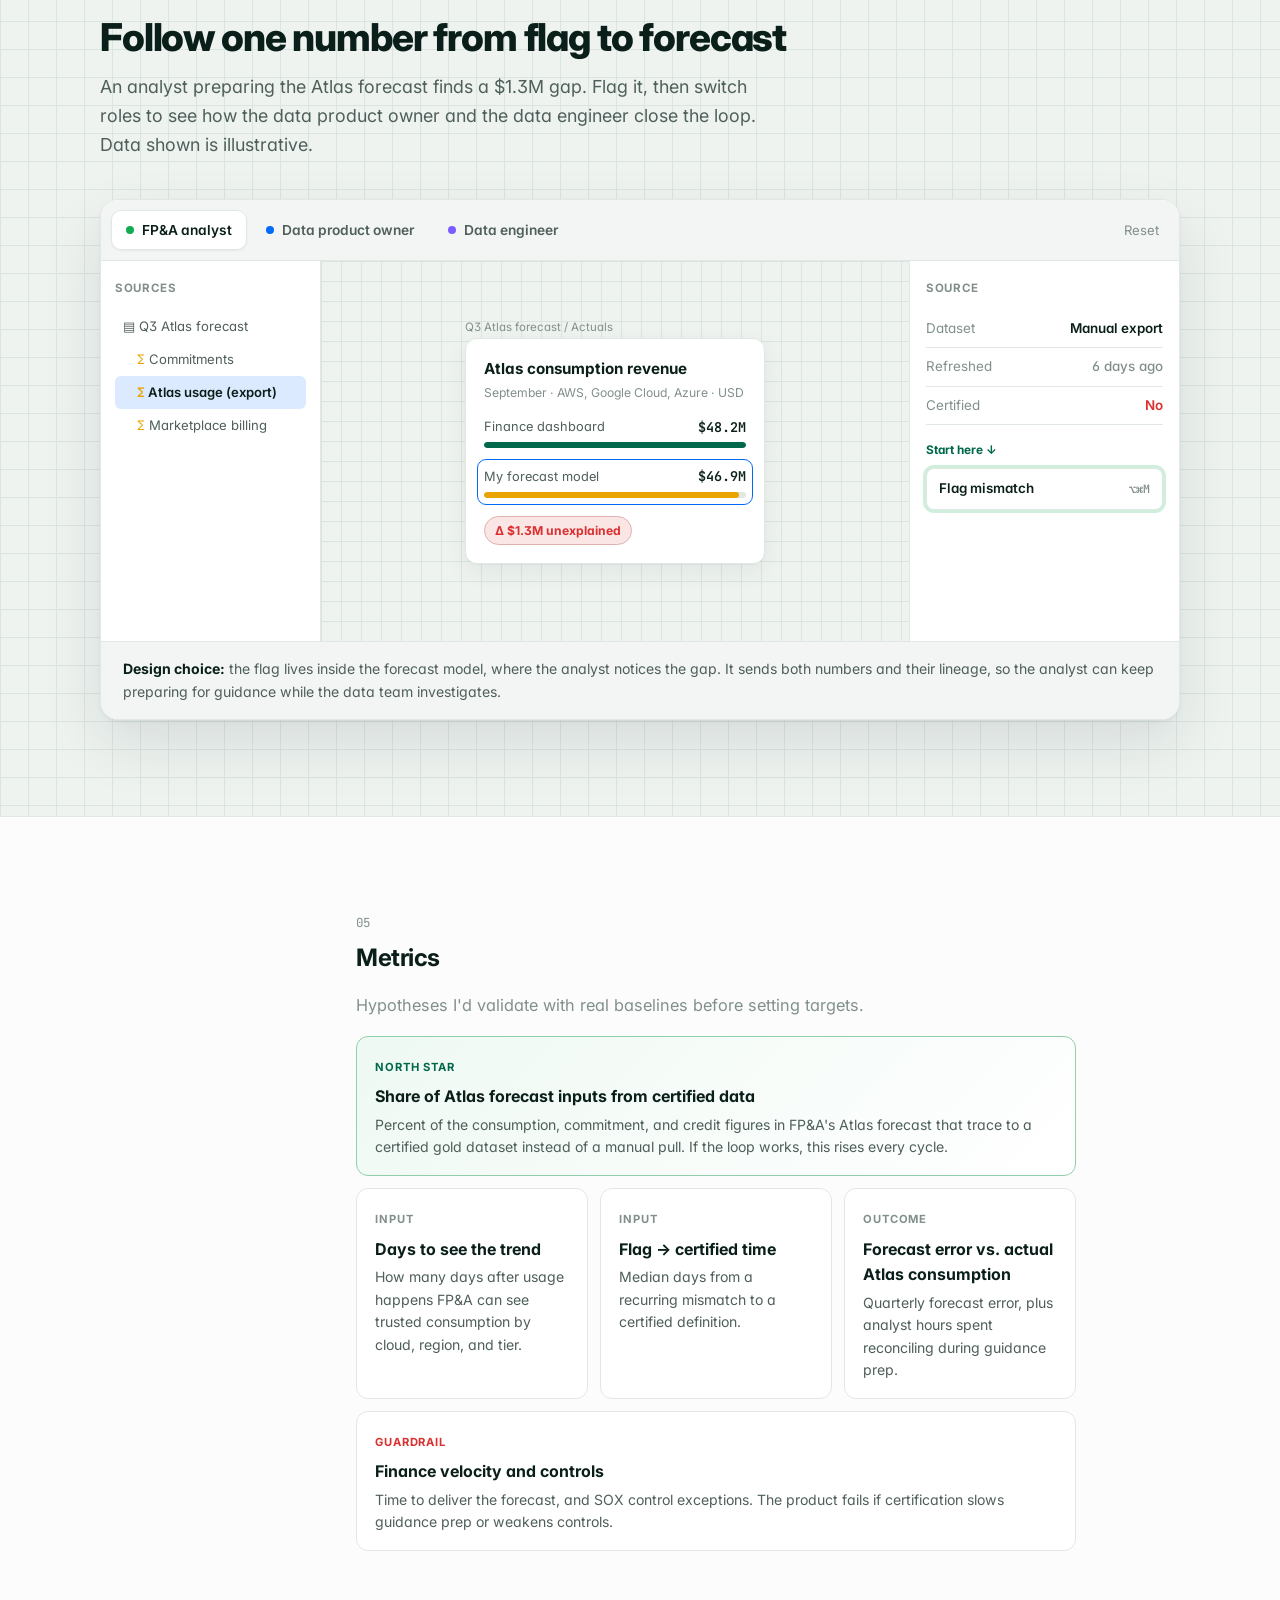
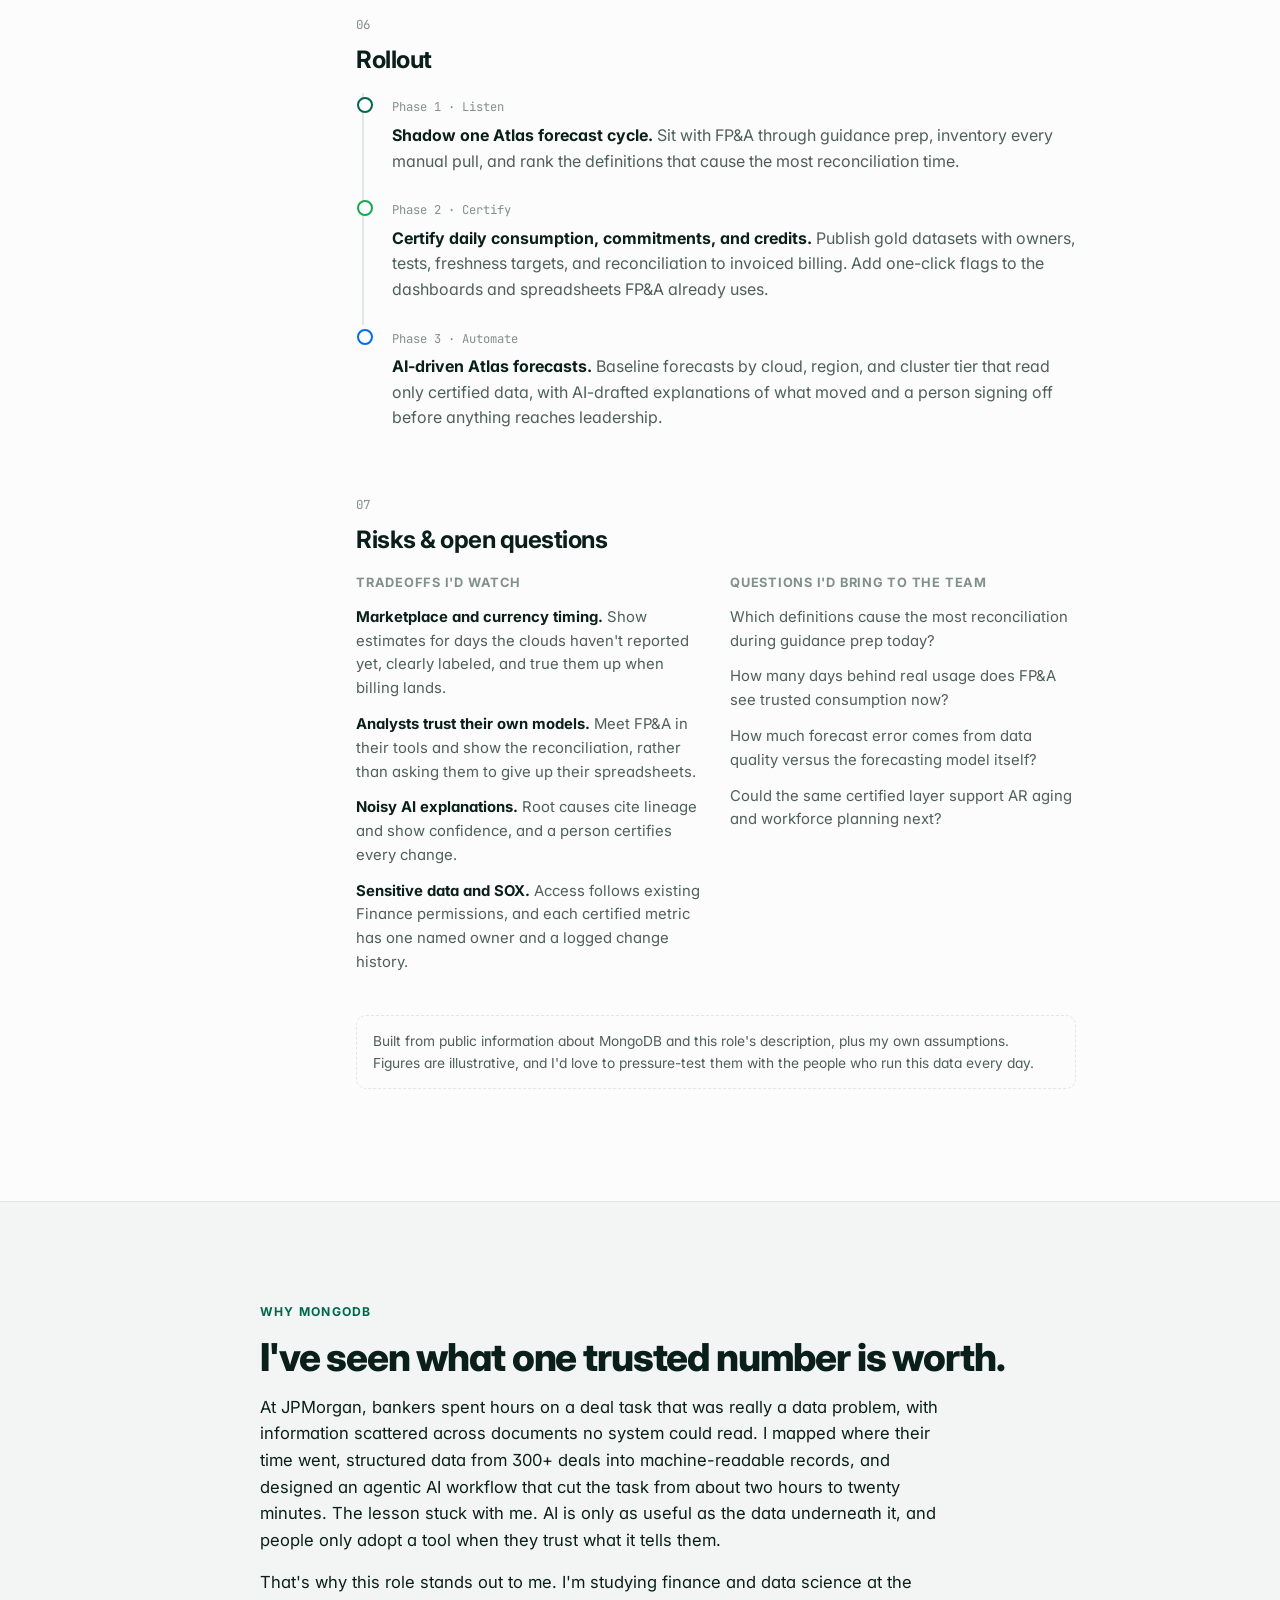
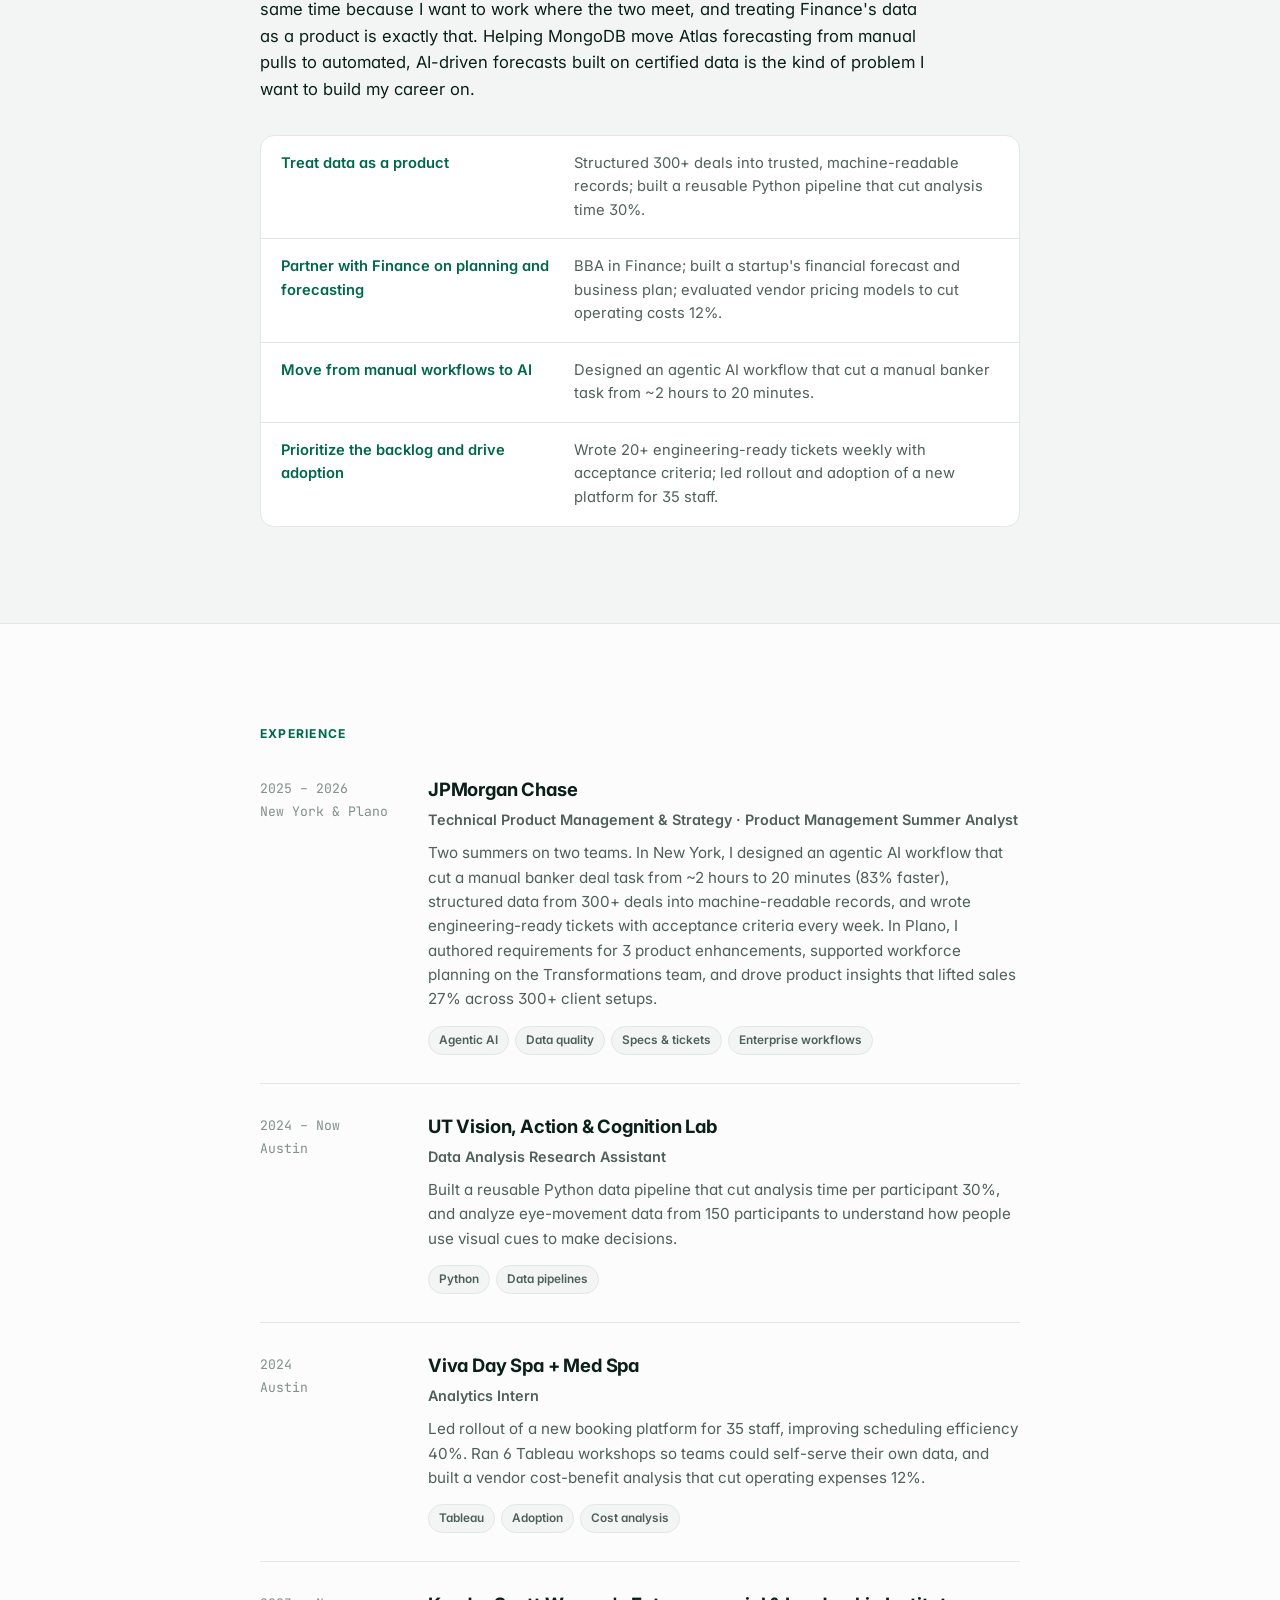
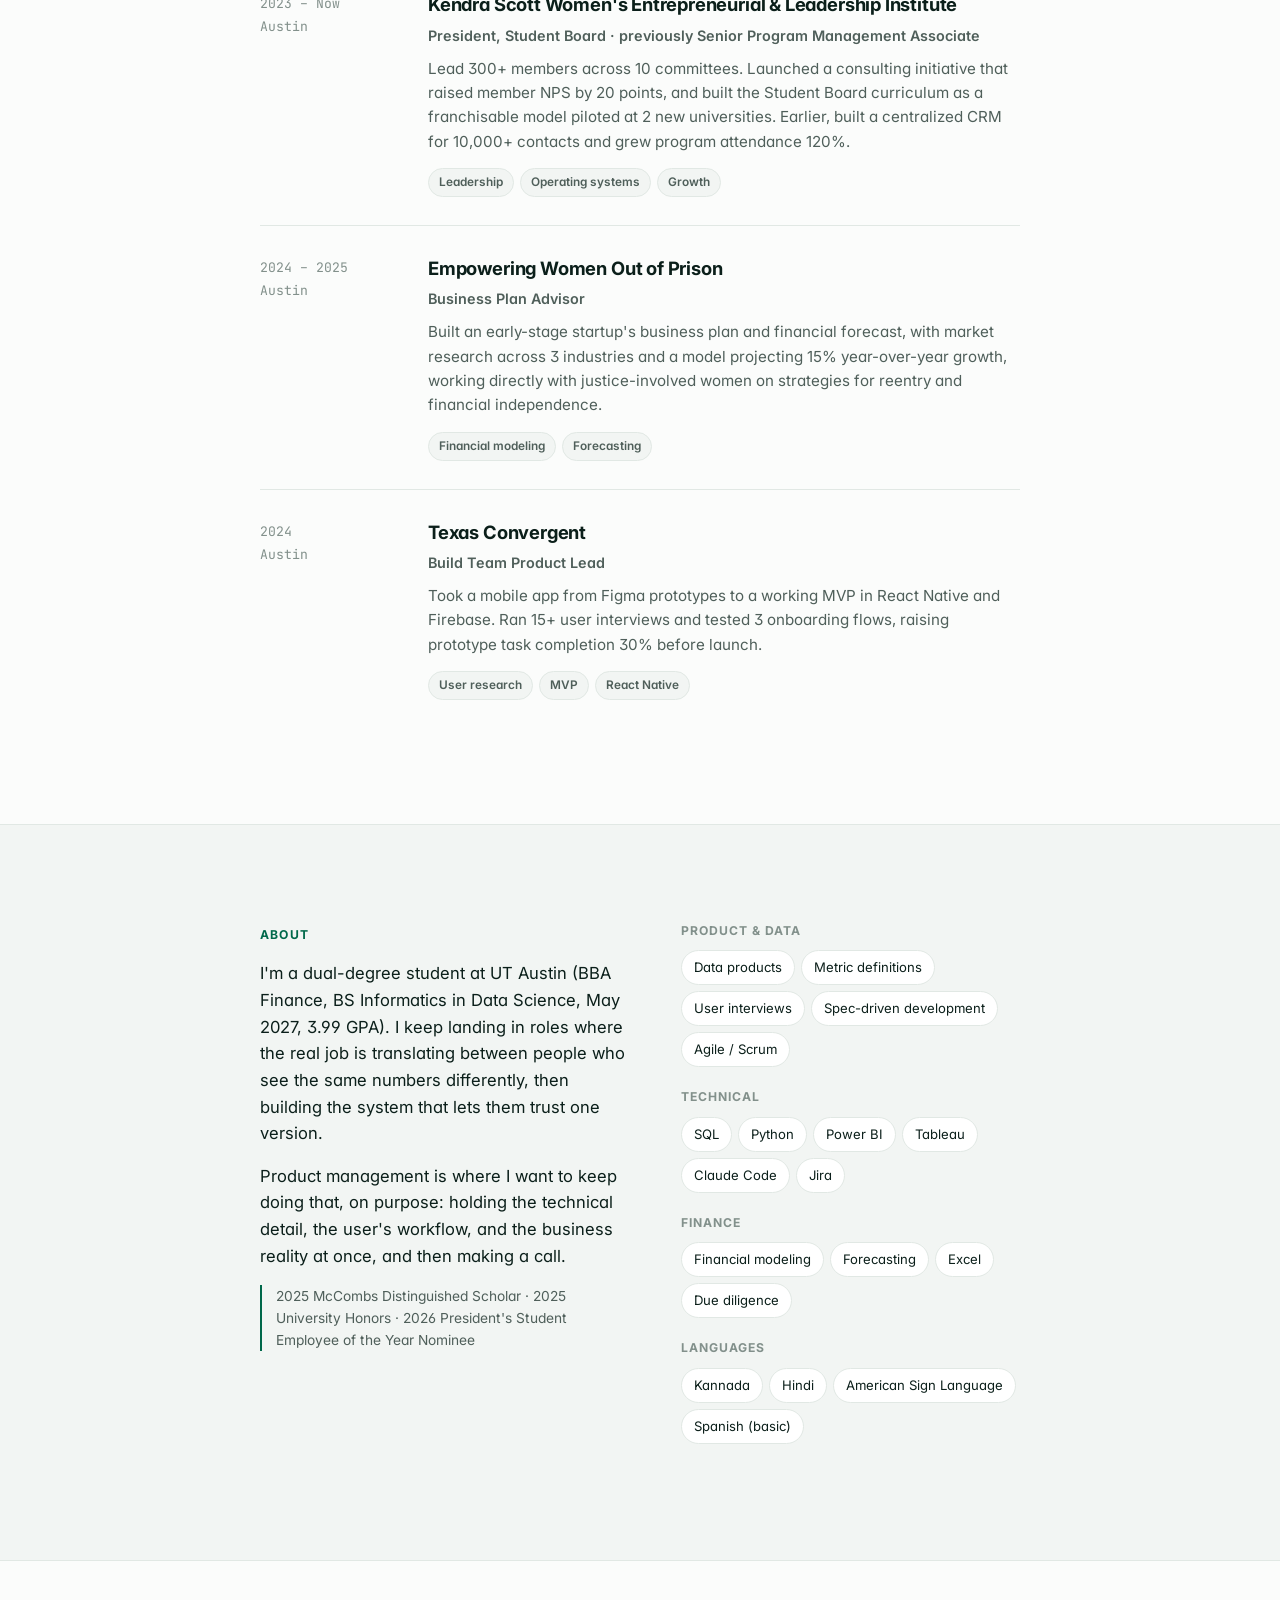
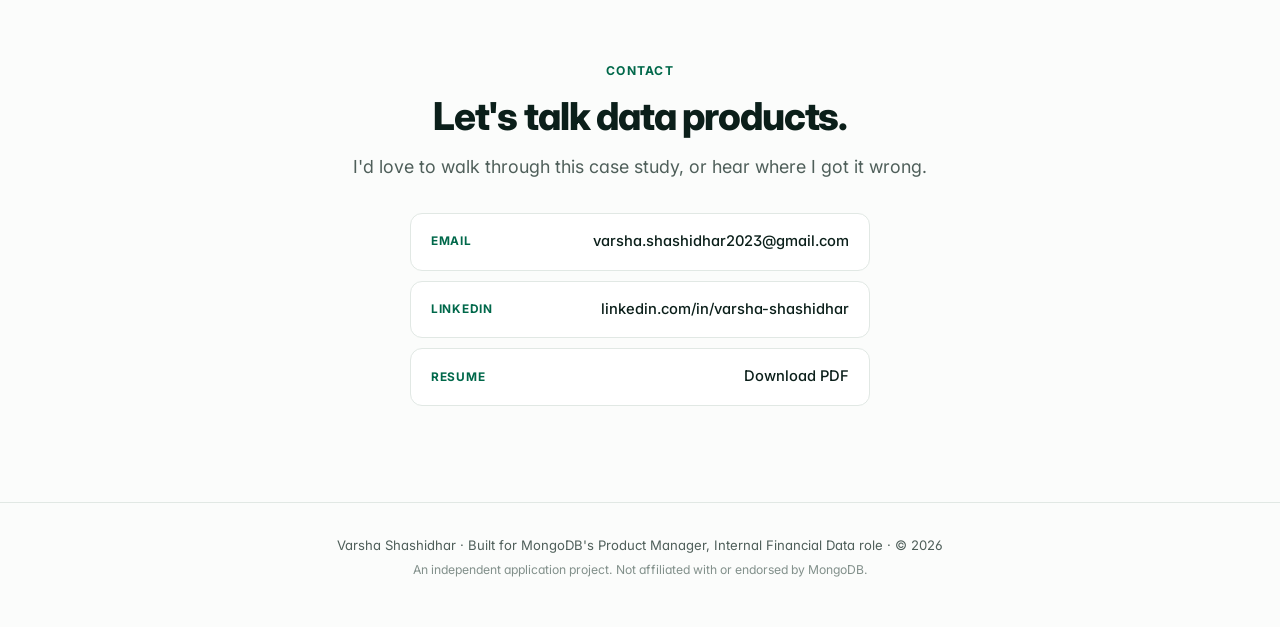
<file: mongodb/index.html>
<!DOCTYPE html>
<html lang="en">
<head>
<meta charset="UTF-8">
<meta name="viewport" content="width=device-width, initial-scale=1.0, viewport-fit=cover">
<title>Varsha Shashidhar, Product Manager</title>
<meta name="claude:viewport-fit-sides" content="cover">
<meta name="description" content="Varsha Shashidhar: application portfolio for MongoDB's Product Manager, Internal Financial Data role, with a financial data case study and interactive prototype.">
<meta name="robots" content="noindex, nofollow">
<link rel="preconnect" href="https://fonts.googleapis.com">
<link rel="preconnect" href="https://fonts.gstatic.com" crossorigin>
<link href="https://fonts.googleapis.com/css2?family=Inter:wght@400;500;600;700;800&family=JetBrains+Mono:wght@400;500;600&display=swap" rel="stylesheet">
<link rel="stylesheet" href="styles.css">
</head>
<body>

<a class="skip" href="#case-study">Skip to case study</a>

<nav class="nav" id="nav">
  <div class="nav-inner">
    <a href="#top" class="nav-name"><span class="nav-mark" aria-hidden="true"></span>Varsha Shashidhar</a>
    <button class="nav-toggle" id="navToggle" aria-label="Toggle menu" aria-expanded="false">
      <span></span><span></span><span></span>
    </button>
    <ul class="nav-links" id="navLinks">
      <li><a href="#case-study">Case study</a></li>
      <li><a href="#prototype">Prototype</a></li>
      <li><a href="#why-mongodb">Why MongoDB</a></li>
      <li><a href="#experience">Experience</a></li>
      <li><a href="#contact">Contact</a></li>
      <li><a href="assets/Varsha_Shashidhar_Resume.pdf" class="nav-cta" download>Resume</a></li>
    </ul>
  </div>
  <div class="progress" id="progress" aria-hidden="true"></div>
</nav>

<header class="hero" id="top">
  <div class="hero-inner">
    <h1>I turn messy financial data into <em>products</em> Finance can <em>trust</em>.</h1>
    <p class="hero-sub">I'm Varsha Shashidhar, a Finance and Data Science student at UT Austin. At JPMorgan, I turned a manual banker workflow into an agentic AI tool and structured 300+ deals into machine-readable data. Below is how I'd help MongoDB's Finance team forecast Atlas consumption from data they can trust, with a prototype you can click through.</p>
    <div class="hero-cta">
      <a href="#case-study" class="btn btn-primary">Read the case study <span aria-hidden="true">→</span></a>
      <a href="#prototype" class="btn btn-secondary">Try the prototype</a>
      <a href="https://www.linkedin.com/in/varsha-shashidhar" class="btn btn-ghost" target="_blank" rel="noopener">LinkedIn ↗</a>
    </div>

    <dl class="stats">
      <div class="stat">
        <dt>83%</dt>
        <dd>faster banker deal task after I designed an agentic AI workflow at JPMorgan (~2 hrs → 20 min)</dd>
      </div>
      <div class="stat">
        <dt>300+</dt>
        <dd>deals structured into machine-readable records to improve data accuracy and compliance</dd>
      </div>
      <div class="stat">
        <dt>−30%</dt>
        <dd>analysis time per participant after I built a reusable Python data pipeline</dd>
      </div>
      <div class="stat">
        <dt>−12%</dt>
        <dd>operating expenses from a vendor pricing and cost-benefit analysis</dd>
      </div>
    </dl>
  </div>
</header>

<main>

  <!-- ===================== CASE STUDY ===================== -->
  <section class="section" id="case-study">
    <div class="section-inner wide">
      <div class="cs-header">
        <p class="kicker">Case study · Atlas consumption forecasting</p>
        <h2 class="display">Forecasting Atlas from one trusted number</h2>
        <p class="lede">Atlas revenue follows how much customers actually use across AWS, Google Cloud, and Azure. That makes the Atlas consumption forecast one of the most important numbers MongoDB's Finance team produces, and one of the hardest to assemble when usage, commitments, credits, and marketplace billing each live in a different place.</p>
      </div>

      <div class="tldr">
        <div class="tldr-item">
          <span class="tldr-label">Problem</span>
          <p>FP&amp;A builds the Atlas forecast from manual pulls of usage, commitment drawdowns, credits, and marketplace billing. Each pull defines revenue a little differently, so a growing share of every cycle goes to reconciling sources instead of explaining <em>why</em> consumption moved.</p>
        </div>
        <div class="tldr-item">
          <span class="tldr-label">Bet</span>
          <p>Publish certified, near-real-time consumption datasets in the lakehouse, let analysts flag a mismatch from inside their forecast model, and feed AI-driven forecasts only from certified inputs, broken down by cloud, region, and cluster tier.</p>
        </div>
        <div class="tldr-item">
          <span class="tldr-label">How we'd know</span>
          <p>A higher share of forecast inputs from certified data, fewer manual pulls per cycle, faster time from a flagged mismatch to a certified fix, and lower forecast error against actual Atlas consumption.</p>
        </div>
      </div>

      <div class="cs-body">
        <aside class="cs-toc" aria-label="Case study sections">
          <ol>
            <li><a href="#cs-context">Context</a></li>
            <li><a href="#cs-problem">Problem &amp; users</a></li>
            <li><a href="#cs-why-now">Why now</a></li>
            <li><a href="#prototype">Solution &amp; prototype</a></li>
            <li><a href="#cs-metrics">Metrics</a></li>
            <li><a href="#cs-rollout">Rollout</a></li>
            <li><a href="#cs-risks">Risks &amp; open questions</a></li>
          </ol>
        </aside>

        <div class="cs-content">
          <article class="cs-block" id="cs-context">
            <span class="cs-num">01</span>
            <h3>Context</h3>
            <p>Atlas is billed on usage. What a customer pays depends on the cluster tiers they run, the clouds and regions they deploy in, and how their annual commitment and credits are drawn down. Some customers buy through the AWS, Google Cloud, or Azure marketplaces, which report on their own schedules. The Internal Data team turns that high-volume consumption data into the datasets, dashboards, and APIs Finance uses for planning, forecasting, and spend efficiency. I'm assuming a lakehouse with medallion layers, as the role describes: raw usage events land in bronze, get cleaned and joined to contracts in silver, and become certified financial tables in gold.</p>
          </article>

          <article class="cs-block" id="cs-problem">
            <span class="cs-num">02</span>
            <h3>Problem &amp; users</h3>
            <p>Consumption changes every day, so Finance can't wait for month-end close to see the trend. When certified data is late, hard to find, or doesn't break out what an analyst needs, they pull it themselves, and each pull makes its own choices: invoice date or usage date for credits, gross or net of marketplace fees, which exchange rate. The forecast still gets done. But every cycle starts with a reconciliation, and the reason each number differs never reaches the team that owns the data.</p>

            <div class="personas">
              <div class="persona" style="--c: var(--leaf)">
                <span class="persona-role">FP&amp;A analyst</span>
                <p class="persona-need">"Guidance prep starts <em>Monday</em>. My Atlas pull and the Finance dashboard are $1.3M apart for September, and I don't know which one leadership has seen."</p>
                <p class="persona-pain">Pain: deadline pressure, and no fast way to know which number is right.</p>
              </div>
              <div class="persona" style="--c: var(--sky)">
                <span class="persona-role">Finance leader</span>
                <p class="persona-need">"If Atlas consumption slows in a region, I need to see it within days, and trust the number I'm explaining."</p>
                <p class="persona-pain">Pain: trends show up late, and reviews start with reconciliation.</p>
              </div>
              <div class="persona" style="--c: var(--violet)">
                <span class="persona-role">Data engineer</span>
                <p class="persona-need">"I learn a definition drifted when two reports disagree in a leadership review."</p>
                <p class="persona-pain">Pain: reactive fixes, with no ranked view of what Finance needs most.</p>
              </div>
            </div>
          </article>

          <article class="cs-block" id="cs-why-now">
            <span class="cs-num">03</span>
            <h3>Why now</h3>
            <ul class="checks">
              <li><strong>Atlas consumption shapes guidance.</strong> Consumption trends are a regular part of how MongoDB explains its results. The sooner Finance sees a shift by cloud, region, or segment, and the more it trusts that number, the better the forecast behind those conversations.</li>
              <li><strong>AI forecasting needs one definition first.</strong> The role's goal is automated, AI-driven forecasting. A model trained on three versions of consumption revenue learns all three, so certification has to come before automation.</li>
              <li><strong>Data volume and SOX keep growing.</strong> As a public company with a fast-growing financial data footprint, every manual pull is a control risk as well as a time cost.</li>
            </ul>
          </article>
        </div>
      </div>
    </div>
  </section>

  <!-- ===================== PROTOTYPE ===================== -->
  <section class="section section-canvas" id="prototype">
    <div class="section-inner wide">
      <div class="cs-header">
        <p class="kicker"><span class="cs-num inline">04</span> Solution &amp; interactive prototype</p>
        <h2 class="display sm">Follow one number from flag to forecast</h2>
        <p class="lede">An analyst preparing the Atlas forecast finds a $1.3M gap. Flag it, then switch roles to see how the data product owner and the data engineer close the loop. Data shown is illustrative.</p>
      </div>

      <div class="proto" id="proto">
        <div class="proto-tabs" role="tablist" aria-label="Prototype roles">
          <button role="tab" class="proto-tab active" aria-selected="true" aria-controls="pane-analyst" id="tab-analyst" data-pane="analyst">
            <span class="tab-dot" style="background: var(--leaf)"></span>FP&amp;A analyst
          </button>
          <button role="tab" class="proto-tab" aria-selected="false" aria-controls="pane-owner" id="tab-owner" data-pane="owner">
            <span class="tab-dot" style="background: var(--sky)"></span>Data product owner <span class="badge" id="gapBadge" hidden>1</span>
          </button>
          <button role="tab" class="proto-tab" aria-selected="false" aria-controls="pane-engineer" id="tab-engineer" data-pane="engineer">
            <span class="tab-dot" style="background: var(--violet)"></span>Data engineer
          </button>
          <button class="proto-reset" id="protoReset" type="button">Reset</button>
        </div>

        <!-- Analyst -->
        <div class="proto-pane active" role="tabpanel" id="pane-analyst" aria-labelledby="tab-analyst">
          <div class="app">
            <div class="app-layers">
              <p class="app-title">Sources</p>
              <ul>
                <li class="layer">▤ Q3 Atlas forecast</li>
                <li class="layer indent"><span class="src-icon">Σ</span> Commitments</li>
                <li class="layer indent selected" id="layerName"><span class="src-icon">Σ</span> Atlas usage (export)</li>
                <li class="layer indent"><span class="src-icon">Σ</span> Marketplace billing</li>
              </ul>
            </div>
            <div class="app-canvas">
              <div class="frame">
                <span class="frame-label">Q3 Atlas forecast / Actuals</span>
                <div class="sheet">
                  <p class="sheet-h">Atlas consumption revenue</p>
                  <p class="sheet-sub">September · AWS, Google Cloud, Azure · USD</p>
                  <div class="num-row">
                    <span class="lbl">Finance dashboard</span><span class="val">$48.2M</span>
                    <span class="num-bar"><i style="width: 100%"></i></span>
                  </div>
                  <div class="num-row mine">
                    <span class="lbl">My forecast model</span><span class="val" id="modelVal">$46.9M</span>
                    <span class="num-bar model" id="modelBar"><i style="width: 97.3%"></i></span>
                  </div>
                  <span class="delta" id="deltaChip">Δ $1.3M unexplained</span>
                </div>
              </div>
            </div>
            <div class="app-props">
              <p class="app-title" id="propsTitle">Source</p>
              <div class="prop"><span>Dataset</span><strong id="propDataset">Manual export</strong></div>
              <div class="prop"><span>Refreshed</span><strong class="muted" id="propFresh">6 days ago</strong></div>
              <div class="prop"><span>Certified</span><strong class="warn" id="propCert">No</strong></div>
              <p class="start-hint" id="startHint">Start here ↓</p>
              <button class="action-btn" id="flagBtn" type="button">Flag mismatch <kbd>⌥⌘M</kbd></button>

              <div class="popover" id="popover" hidden>
                <p class="pop-title">What looks wrong?</p>
                <p class="pop-sub">Optional. Sends a signal to the Internal Data team with lineage attached.</p>
                <div class="chips" id="reasonChips">
                  <button type="button" class="chip" data-reason="Numbers don't match">Numbers don't match</button>
                  <button type="button" class="chip" data-reason="Data looks stale">Data looks stale</button>
                  <button type="button" class="chip" data-reason="Definition unclear">Definition unclear</button>
                  <button type="button" class="chip" data-reason="Missing field">Missing field</button>
                </div>
                <div class="pop-actions">
                  <button type="button" class="link-btn" id="skipBtn">Skip and flag</button>
                </div>
              </div>

              <p class="toast" id="toast" role="status" hidden></p>
            </div>
          </div>
          <p class="proto-note"><strong>Design choice:</strong> the flag lives inside the forecast model, where the analyst notices the gap. It sends both numbers and their lineage, so the analyst can keep preparing for guidance while the data team investigates.</p>
        </div>

        <!-- Owner -->
        <div class="proto-pane" role="tabpanel" id="pane-owner" aria-labelledby="tab-owner" hidden>
          <div class="owner">
            <div class="owner-list">
              <div class="owner-head">
                <p class="app-title">Trust issues · Finance data</p>
                <span class="muted small">Last 30 days</span>
              </div>
              <ul id="gapList"></ul>
            </div>
            <div class="owner-detail" id="ownerDetail">
              <p class="app-title">Top issue</p>
              <h4 id="gapTitle">Atlas consumption (daily)</h4>
              <p class="muted small" id="gapMeta"></p>
              <div class="insight">
                <span class="insight-label">Root cause</span>
                <p></p>
              </div>
              <div class="insight ai">
                <span class="insight-label">✦ AI-drafted fix</span>
                <p></p>
              </div>
              <div class="owner-actions">
                <button type="button" class="btn btn-primary small" id="publishBtn">Review &amp; certify</button>
                <button type="button" class="btn btn-ghost small">Dismiss</button>
              </div>
              <p class="toast inline" id="publishToast" role="status" hidden></p>
            </div>
          </div>
          <p class="proto-note"><strong>Design choice:</strong> issues are ranked by how many Finance reports and forecasts they touch, so this queue doubles as the data product roadmap. AI drafts the root cause from lineage and diffs, and a person certifies every change, which leaves an audit trail for SOX.</p>
        </div>

        <!-- Engineer -->
        <div class="proto-pane" role="tabpanel" id="pane-engineer" aria-labelledby="tab-engineer" hidden>
          <div class="dev">
            <div class="dev-inspect">
              <p class="app-title">Lineage</p>
              <div class="dev-warn" id="devWarn">
                <strong id="devWarnTitle">Open trust issue.</strong> <span id="devWarnText">Flagged by FP&amp;A on <code>fin.atlas_consumption</code>. Reason: Numbers don't match.</span>
              </div>
              <div class="lineage" aria-label="Medallion lineage">
                <span class="tier bronze">atlas.usage_events</span><span class="arrow">→</span>
                <span class="tier silver">atlas.cluster_usage_daily</span><span class="arrow">→</span>
                <span class="tier gold">fin.atlas_consumption</span>
              </div>
              <div class="prop"><span>Tests</span><strong id="devTests">41 of 42 passing</strong></div>
              <div class="prop"><span>Reconciles to invoiced billing</span><strong class="warn" id="devRecon">Off by 2.7%</strong></div>
              <div class="prop"><span>Downstream reports &amp; forecasts</span><strong>11</strong></div>
              <div class="prop"><span>SOX scope</span><strong>Yes · changes logged</strong></div>
            </div>
            <div class="dev-code">
              <div class="code-head"><span>Aggregation pipeline · gold step</span><button type="button" class="link-btn" id="copyBtn">Copy</button></div>
<pre><code id="codeSnippet"><span class="at">db</span>.<span class="at">cluster_usage_daily</span>.<span class="tk">aggregate</span>([
  { <span class="tk">$match</span>: { <span class="at">usageDate</span>: { <span class="tk">$gte</span>: <span class="st">ISODate("2026-09-01")</span> } } },
  { <span class="tk">$group</span>: {
      <span class="at">_id</span>: { <span class="at">day</span>: <span class="st">"$usageDate"</span>, <span class="at">account</span>: <span class="st">"$accountId"</span>,
             <span class="at">cloud</span>: <span class="st">"$cloudProvider"</span> },
      <span class="at">grossUsage</span>: { <span class="tk">$sum</span>: <span class="st">"$usageAmount"</span> },
      <span class="at">credits</span>:    { <span class="tk">$sum</span>: <span class="st">"$creditAmount"</span> }  <span class="cm">// applied at usage date</span>
  } },
  { <span class="tk">$set</span>: { <span class="at">consumptionRevenue</span>:
      { <span class="tk">$subtract</span>: [<span class="st">"$grossUsage"</span>, <span class="st">"$credits"</span>] } } },
  { <span class="tk">$merge</span>: { <span class="at">into</span>: <span class="st">"fin_atlas_consumption"</span>, <span class="at">whenMatched</span>: <span class="st">"replace"</span> } }
])</code></pre>
            </div>
          </div>
          <p class="proto-note"><strong>Design choice:</strong> the engineer gets the flag with both numbers, the lineage, and the failing reconciliation check, so the definition is fixed once in the gold step. I wrote that step as a MongoDB aggregation pipeline to show the logic; in a lakehouse it would be the equivalent SQL or Spark job.</p>
        </div>
      </div>
    </div>
  </section>

  <!-- ===================== CASE STUDY (cont.) ===================== -->
  <section class="section" id="cs-rest">
    <div class="section-inner wide">
      <div class="cs-body">
        <div class="cs-toc spacer" aria-hidden="true"></div>
        <div class="cs-content">
          <article class="cs-block" id="cs-metrics">
            <span class="cs-num">05</span>
            <h3>Metrics</h3>
            <p class="muted">Hypotheses I'd validate with real baselines before setting targets.</p>
            <div class="metrics">
              <div class="metric north">
                <span class="metric-type">North star</span>
                <p class="metric-name">Share of Atlas forecast inputs from certified data</p>
                <p class="metric-desc">Percent of the consumption, commitment, and credit figures in FP&amp;A's Atlas forecast that trace to a certified gold dataset instead of a manual pull. If the loop works, this rises every cycle.</p>
              </div>
              <div class="metric">
                <span class="metric-type">Input</span>
                <p class="metric-name">Days to see the trend</p>
                <p class="metric-desc">How many days after usage happens FP&amp;A can see trusted consumption by cloud, region, and tier.</p>
              </div>
              <div class="metric">
                <span class="metric-type">Input</span>
                <p class="metric-name">Flag → certified time</p>
                <p class="metric-desc">Median days from a recurring mismatch to a certified definition.</p>
              </div>
              <div class="metric">
                <span class="metric-type">Outcome</span>
                <p class="metric-name">Forecast error vs. actual Atlas consumption</p>
                <p class="metric-desc">Quarterly forecast error, plus analyst hours spent reconciling during guidance prep.</p>
              </div>
              <div class="metric guard">
                <span class="metric-type">Guardrail</span>
                <p class="metric-name">Finance velocity and controls</p>
                <p class="metric-desc">Time to deliver the forecast, and SOX control exceptions. The product fails if certification slows guidance prep or weakens controls.</p>
              </div>
            </div>
          </article>

          <article class="cs-block" id="cs-rollout">
            <span class="cs-num">06</span>
            <h3>Rollout</h3>
            <ol class="phases">
              <li>
                <span class="phase-tag">Phase 1 · Listen</span>
                <p><strong>Shadow one Atlas forecast cycle.</strong> Sit with FP&amp;A through guidance prep, inventory every manual pull, and rank the definitions that cause the most reconciliation time.</p>
              </li>
              <li>
                <span class="phase-tag">Phase 2 · Certify</span>
                <p><strong>Certify daily consumption, commitments, and credits.</strong> Publish gold datasets with owners, tests, freshness targets, and reconciliation to invoiced billing. Add one-click flags to the dashboards and spreadsheets FP&amp;A already uses.</p>
              </li>
              <li>
                <span class="phase-tag">Phase 3 · Automate</span>
                <p><strong>AI-driven Atlas forecasts.</strong> Baseline forecasts by cloud, region, and cluster tier that read only certified data, with AI-drafted explanations of what moved and a person signing off before anything reaches leadership.</p>
              </li>
            </ol>
          </article>

          <article class="cs-block" id="cs-risks">
            <span class="cs-num">07</span>
            <h3>Risks &amp; open questions</h3>
            <div class="two-col">
              <div>
                <h4 class="mini">Tradeoffs I'd watch</h4>
                <ul class="plain">
                  <li><strong>Marketplace and currency timing.</strong> Show estimates for days the clouds haven't reported yet, clearly labeled, and true them up when billing lands.</li>
                  <li><strong>Analysts trust their own models.</strong> Meet FP&amp;A in their tools and show the reconciliation, rather than asking them to give up their spreadsheets.</li>
                  <li><strong>Noisy AI explanations.</strong> Root causes cite lineage and show confidence, and a person certifies every change.</li>
                  <li><strong>Sensitive data and SOX.</strong> Access follows existing Finance permissions, and each certified metric has one named owner and a logged change history.</li>
                </ul>
              </div>
              <div>
                <h4 class="mini">Questions I'd bring to the team</h4>
                <ul class="plain">
                  <li>Which definitions cause the most reconciliation during guidance prep today?</li>
                  <li>How many days behind real usage does FP&amp;A see trusted consumption now?</li>
                  <li>How much forecast error comes from data quality versus the forecasting model itself?</li>
                  <li>Could the same certified layer support AR aging and workforce planning next?</li>
                </ul>
              </div>
            </div>
            <p class="disclaimer">Built from public information about MongoDB and this role's description, plus my own assumptions. Figures are illustrative, and I'd love to pressure-test them with the people who run this data every day.</p>
          </article>
        </div>
      </div>
    </div>
  </section>

  <!-- ===================== WHY MONGODB ===================== -->
  <section class="section section-alt" id="why-mongodb">
    <div class="section-inner">
      <p class="kicker">Why MongoDB</p>
      <h2 class="display sm">I've seen what one trusted number is worth.</h2>
      <div class="prose">
        <p>At JPMorgan, bankers spent hours on a deal task that was really a data problem, with information scattered across documents no system could read. I mapped where their time went, structured data from 300+ deals into machine-readable records, and designed an agentic AI workflow that cut the task from about two hours to twenty minutes. The lesson stuck with me. AI is only as useful as the data underneath it, and people only adopt a tool when they trust what it tells them.</p>
        <p>That's why this role stands out to me. I'm studying finance and data science at the same time because I want to work where the two meet, and treating Finance's data as a product is exactly that. Helping MongoDB move Atlas forecasting from manual pulls to automated, AI-driven forecasts built on certified data is the kind of problem I want to build my career on.</p>
      </div>
      <div class="fit">
        <div class="fit-row"><span class="fit-ask">Treat data as a product</span><span class="fit-me">Structured 300+ deals into trusted, machine-readable records; built a reusable Python pipeline that cut analysis time 30%.</span></div>
        <div class="fit-row"><span class="fit-ask">Partner with Finance on planning and forecasting</span><span class="fit-me">BBA in Finance; built a startup's financial forecast and business plan; evaluated vendor pricing models to cut operating costs 12%.</span></div>
        <div class="fit-row"><span class="fit-ask">Move from manual workflows to AI</span><span class="fit-me">Designed an agentic AI workflow that cut a manual banker task from ~2 hours to 20 minutes.</span></div>
        <div class="fit-row"><span class="fit-ask">Prioritize the backlog and drive adoption</span><span class="fit-me">Wrote 20+ engineering-ready tickets weekly with acceptance criteria; led rollout and adoption of a new platform for 35 staff.</span></div>
      </div>
    </div>
  </section>

  <!-- ===================== EXPERIENCE ===================== -->
  <section class="section" id="experience">
    <div class="section-inner">
      <p class="kicker">Experience</p>

      <div class="timeline">
        <div class="tl-item">
          <div class="tl-meta"><span>2025 – 2026</span><span>New York &amp; Plano</span></div>
          <div class="tl-body">
            <h3>JPMorgan Chase</h3>
            <p class="tl-role">Technical Product Management &amp; Strategy · Product Management Summer Analyst</p>
            <p>Two summers on two teams. In New York, I designed an agentic AI workflow that cut a manual banker deal task from ~2 hours to 20 minutes (83% faster), structured data from 300+ deals into machine-readable records, and wrote engineering-ready tickets with acceptance criteria every week. In Plano, I authored requirements for 3 product enhancements, supported workforce planning on the Transformations team, and drove product insights that lifted sales 27% across 300+ client setups.</p>
            <div class="tags"><span>Agentic AI</span><span>Data quality</span><span>Specs &amp; tickets</span><span>Enterprise workflows</span></div>
          </div>
        </div>

        <div class="tl-item">
          <div class="tl-meta"><span>2024 – Now</span><span>Austin</span></div>
          <div class="tl-body">
            <h3>UT Vision, Action &amp; Cognition Lab</h3>
            <p class="tl-role">Data Analysis Research Assistant</p>
            <p>Built a reusable Python data pipeline that cut analysis time per participant 30%, and analyze eye-movement data from 150 participants to understand how people use visual cues to make decisions.</p>
            <div class="tags"><span>Python</span><span>Data pipelines</span></div>
          </div>
        </div>

        <div class="tl-item">
          <div class="tl-meta"><span>2024</span><span>Austin</span></div>
          <div class="tl-body">
            <h3>Viva Day Spa + Med Spa</h3>
            <p class="tl-role">Analytics Intern</p>
            <p>Led rollout of a new booking platform for 35 staff, improving scheduling efficiency 40%. Ran 6 Tableau workshops so teams could self-serve their own data, and built a vendor cost-benefit analysis that cut operating expenses 12%.</p>
            <div class="tags"><span>Tableau</span><span>Adoption</span><span>Cost analysis</span></div>
          </div>
        </div>

        <div class="tl-item">
          <div class="tl-meta"><span>2023 – Now</span><span>Austin</span></div>
          <div class="tl-body">
            <h3>Kendra Scott Women's Entrepreneurial &amp; Leadership Institute</h3>
            <p class="tl-role">President, Student Board · previously Senior Program Management Associate</p>
            <p>Lead 300+ members across 10 committees. Launched a consulting initiative that raised member NPS by 20 points, and built the Student Board curriculum as a franchisable model piloted at 2 new universities. Earlier, built a centralized CRM for 10,000+ contacts and grew program attendance 120%.</p>
            <div class="tags"><span>Leadership</span><span>Operating systems</span><span>Growth</span></div>
          </div>
        </div>

        <div class="tl-item">
          <div class="tl-meta"><span>2024 – 2025</span><span>Austin</span></div>
          <div class="tl-body">
            <h3>Empowering Women Out of Prison</h3>
            <p class="tl-role">Business Plan Advisor</p>
            <p>Built an early-stage startup's business plan and financial forecast, with market research across 3 industries and a model projecting 15% year-over-year growth, working directly with justice-involved women on strategies for reentry and financial independence.</p>
            <div class="tags"><span>Financial modeling</span><span>Forecasting</span></div>
          </div>
        </div>

        <div class="tl-item">
          <div class="tl-meta"><span>2024</span><span>Austin</span></div>
          <div class="tl-body">
            <h3>Texas Convergent</h3>
            <p class="tl-role">Build Team Product Lead</p>
            <p>Took a mobile app from Figma prototypes to a working MVP in React Native and Firebase. Ran 15+ user interviews and tested 3 onboarding flows, raising prototype task completion 30% before launch.</p>
            <div class="tags"><span>User research</span><span>MVP</span><span>React Native</span></div>
          </div>
        </div>
      </div>
    </div>
  </section>

  <!-- ===================== ABOUT + SKILLS ===================== -->
  <section class="section section-alt" id="about">
    <div class="section-inner">
      <div class="about-grid">
        <div>
          <p class="kicker">About</p>
          <div class="prose">
            <p>I'm a dual-degree student at UT Austin (BBA Finance, BS Informatics in Data Science, May 2027, 3.99 GPA). I keep landing in roles where the real job is translating between people who see the same numbers differently, then building the system that lets them trust one version.</p>
            <p>Product management is where I want to keep doing that, on purpose: holding the technical detail, the user's workflow, and the business reality at once, and then making a call.</p>
          </div>
          <p class="honors">2025 McCombs Distinguished Scholar · 2025 University Honors · 2026 President's Student Employee of the Year Nominee</p>
        </div>
        <div class="skills">
          <div class="skills-group">
            <h4>Product &amp; data</h4>
            <div class="pills"><span>Data products</span><span>Metric definitions</span><span>User interviews</span><span>Spec-driven development</span><span>Agile / Scrum</span></div>
          </div>
          <div class="skills-group">
            <h4>Technical</h4>
            <div class="pills"><span>SQL</span><span>Python</span><span>Power BI</span><span>Tableau</span><span>Claude Code</span><span>Jira</span></div>
          </div>
          <div class="skills-group">
            <h4>Finance</h4>
            <div class="pills"><span>Financial modeling</span><span>Forecasting</span><span>Excel</span><span>Due diligence</span></div>
          </div>
          <div class="skills-group">
            <h4>Languages</h4>
            <div class="pills"><span>Kannada</span><span>Hindi</span><span>American Sign Language</span><span>Spanish (basic)</span></div>
          </div>
        </div>
      </div>
    </div>
  </section>

  <!-- ===================== CONTACT ===================== -->
  <section class="section contact" id="contact">
    <div class="section-inner contact-inner">
      <p class="kicker">Contact</p>
      <h2 class="display sm">Let's talk data products.</h2>
      <p class="lede center">I'd love to walk through this case study, or hear where I got it wrong.</p>
      <div class="contact-links">
        <a href="mailto:varsha.shashidhar2023@gmail.com" class="contact-link">
          <span class="contact-label">Email</span>
          <span class="contact-value">varsha.shashidhar2023@gmail.com</span>
        </a>
        <a href="https://www.linkedin.com/in/varsha-shashidhar" class="contact-link" target="_blank" rel="noopener">
          <span class="contact-label">LinkedIn</span>
          <span class="contact-value">linkedin.com/in/varsha-shashidhar</span>
        </a>
        <a href="assets/Varsha_Shashidhar_Resume.pdf" class="contact-link" download>
          <span class="contact-label">Resume</span>
          <span class="contact-value">Download PDF</span>
        </a>
      </div>
    </div>
  </section>

</main>

<footer class="footer">
  <p>Varsha Shashidhar · Built for MongoDB's Product Manager, Internal Financial Data role · © 2026</p>
  <p class="footer-note">An independent application project. Not affiliated with or endorsed by MongoDB.</p>
</footer>

<script src="script.js"></script>
</body>
</html>
</file>
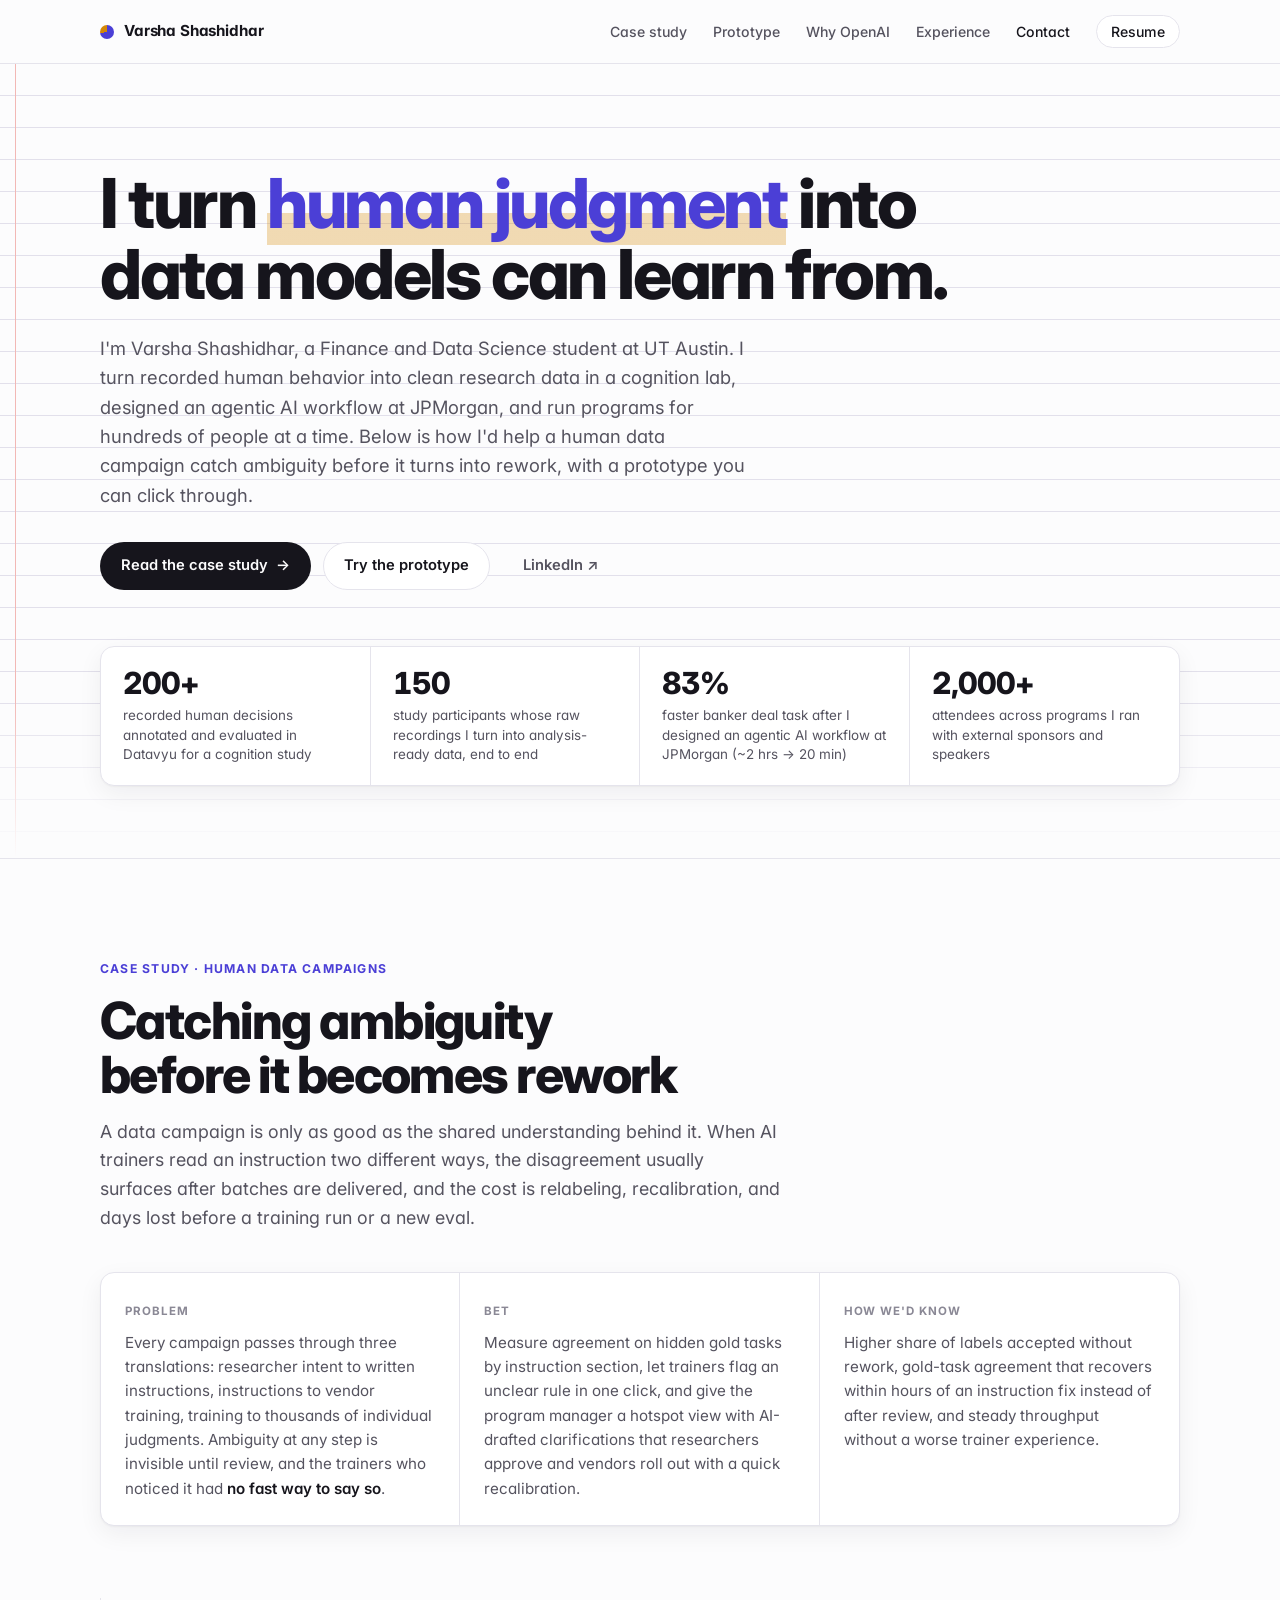
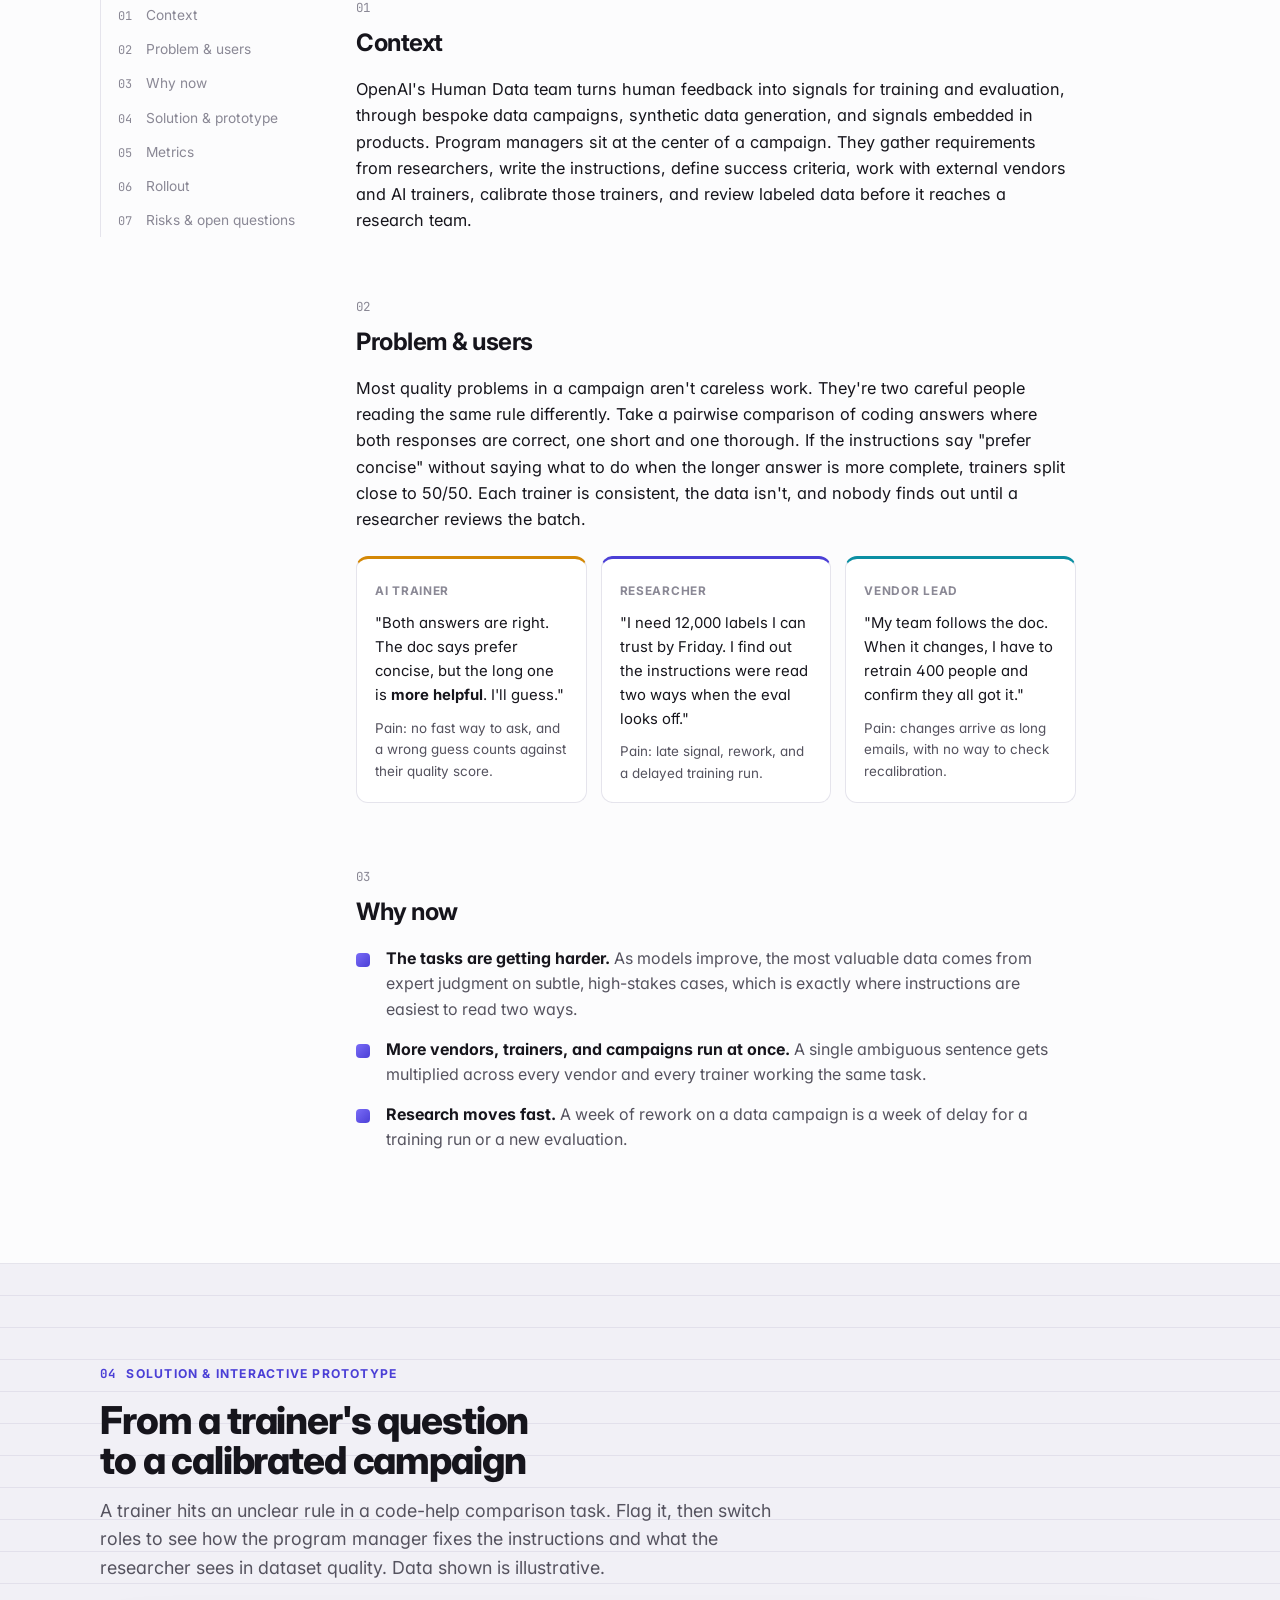
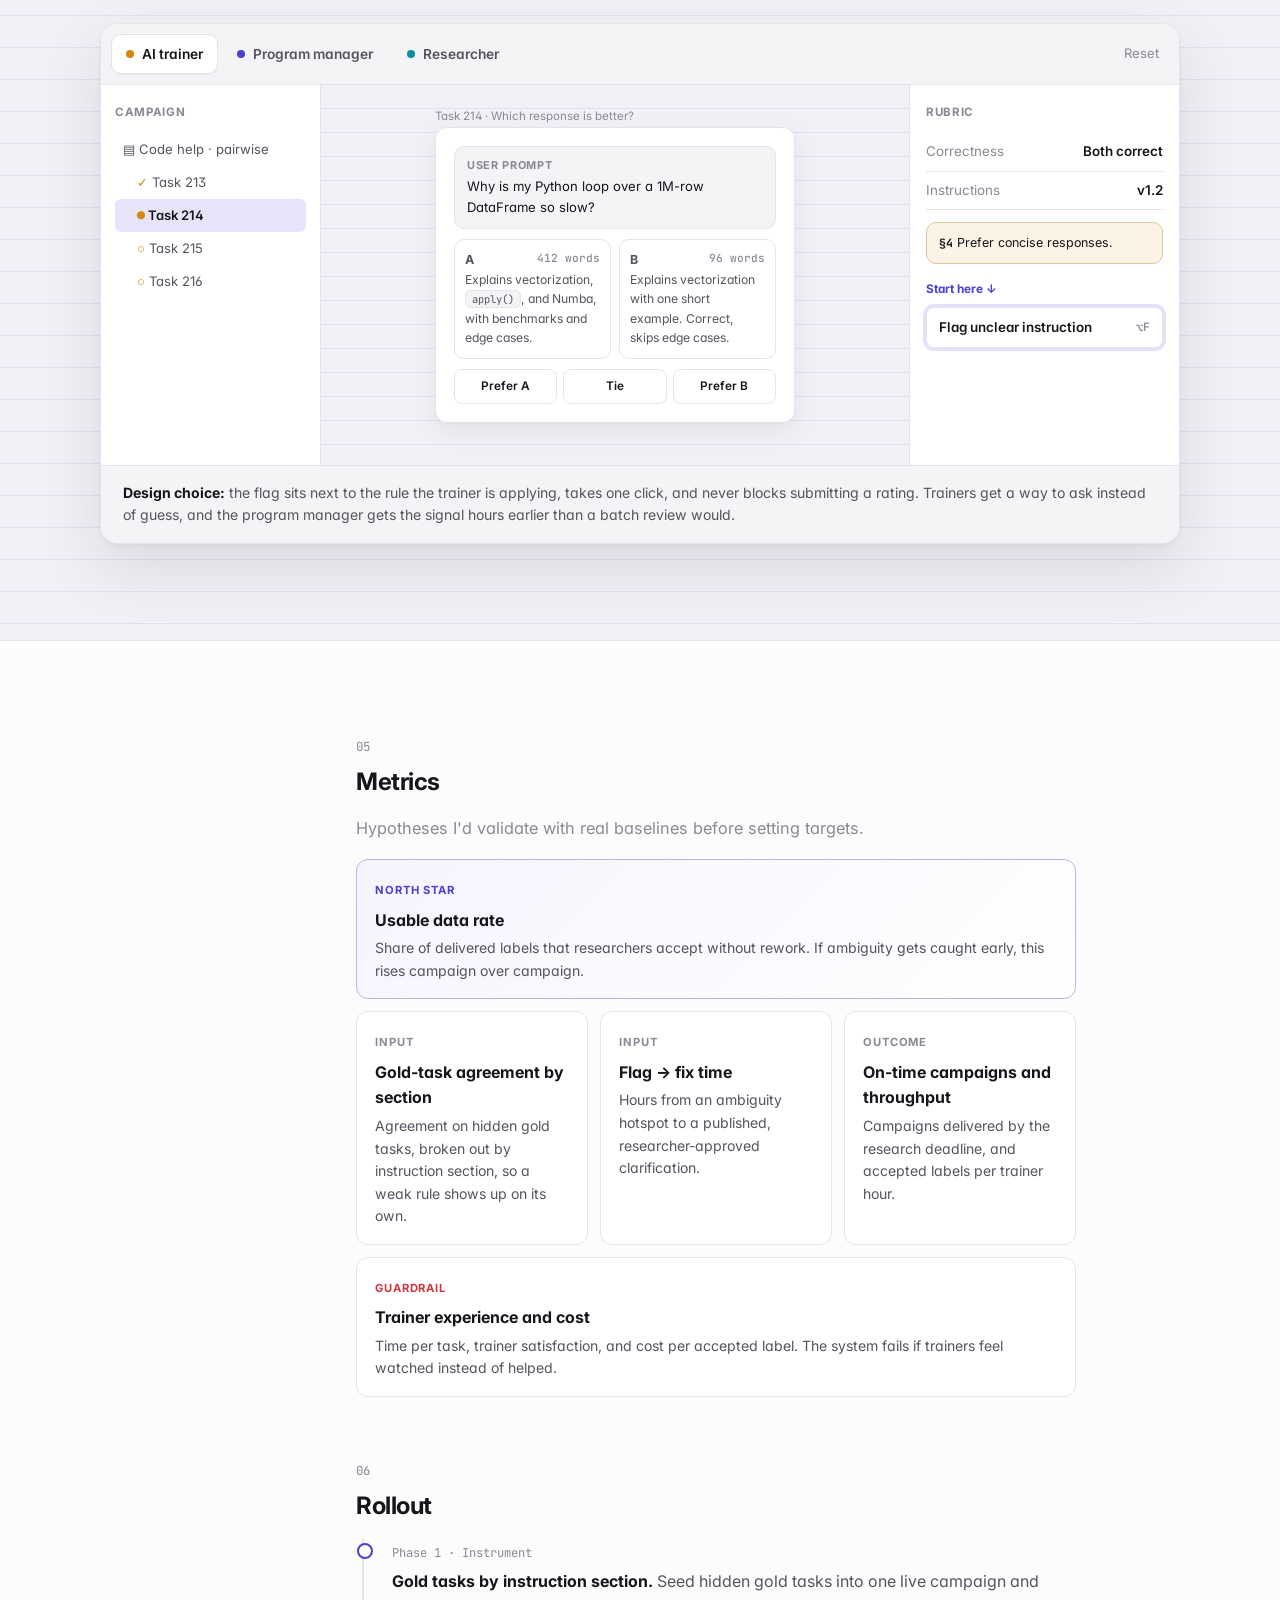
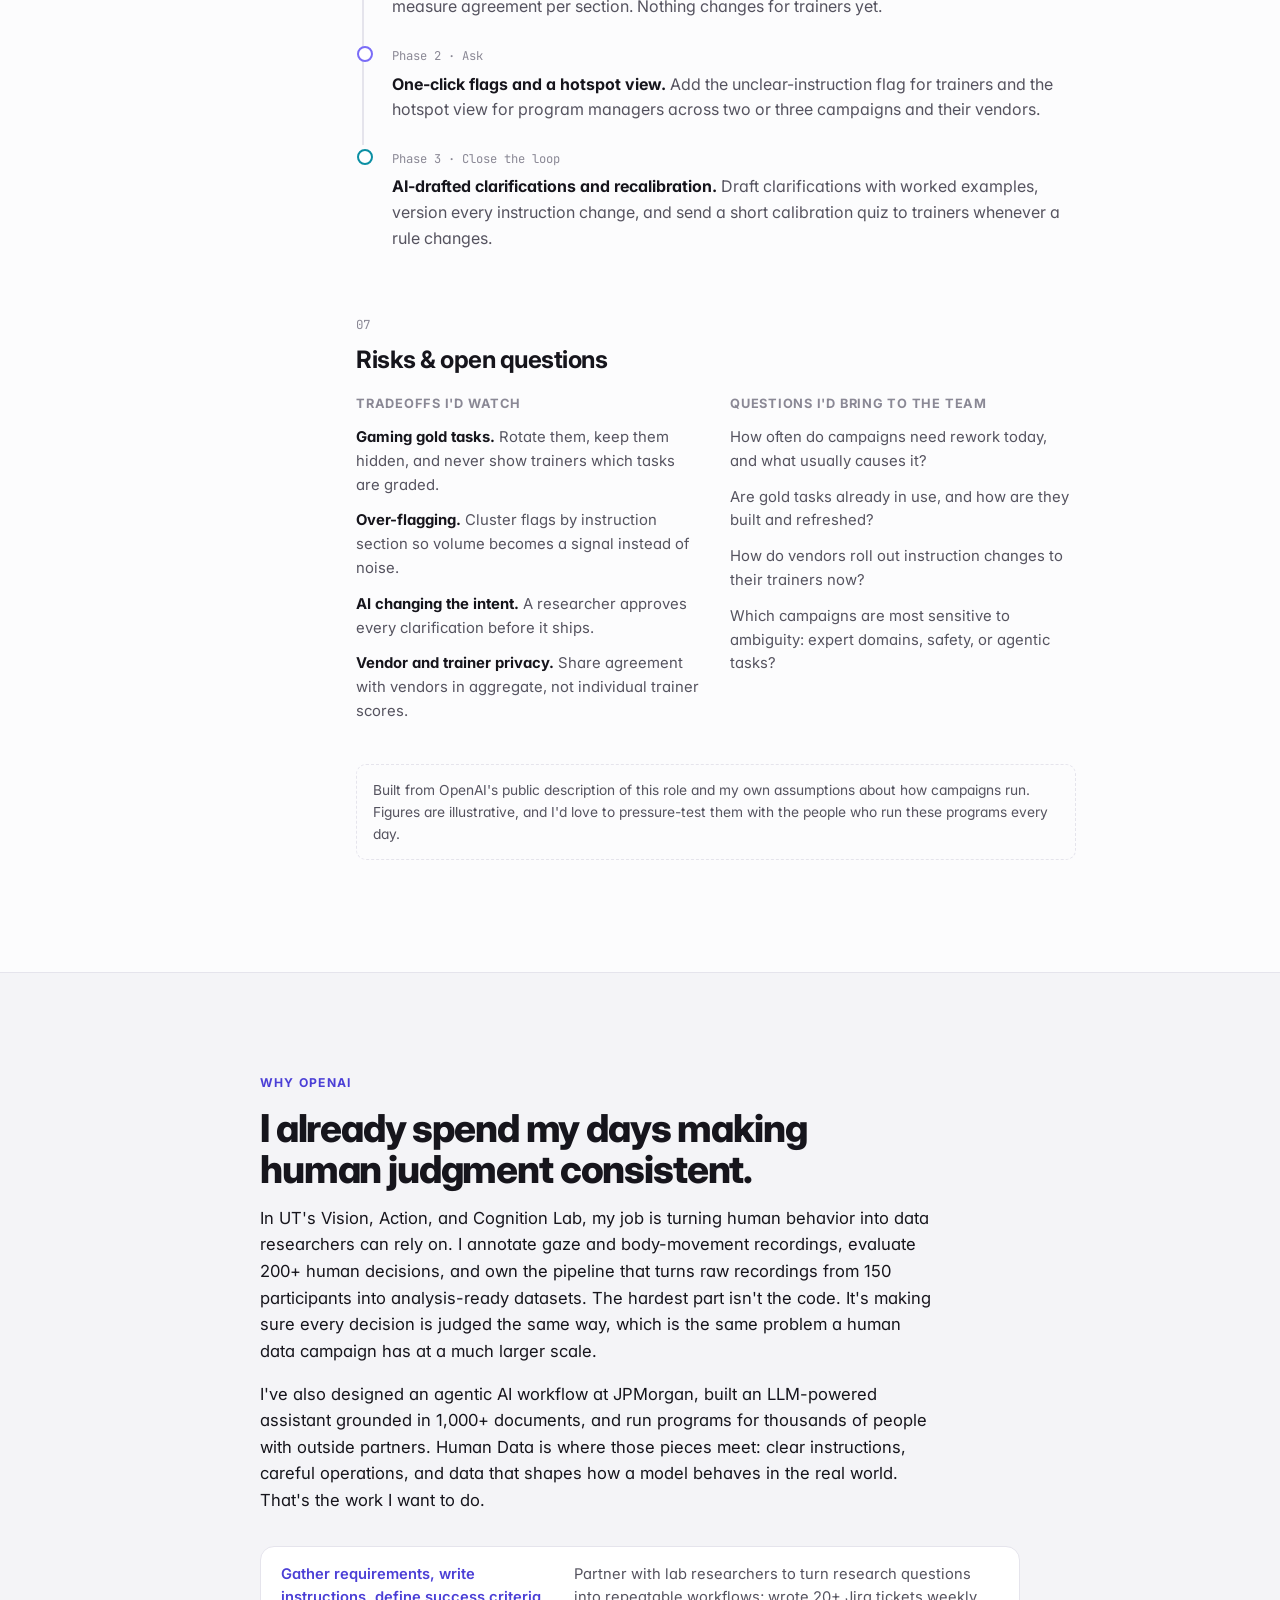
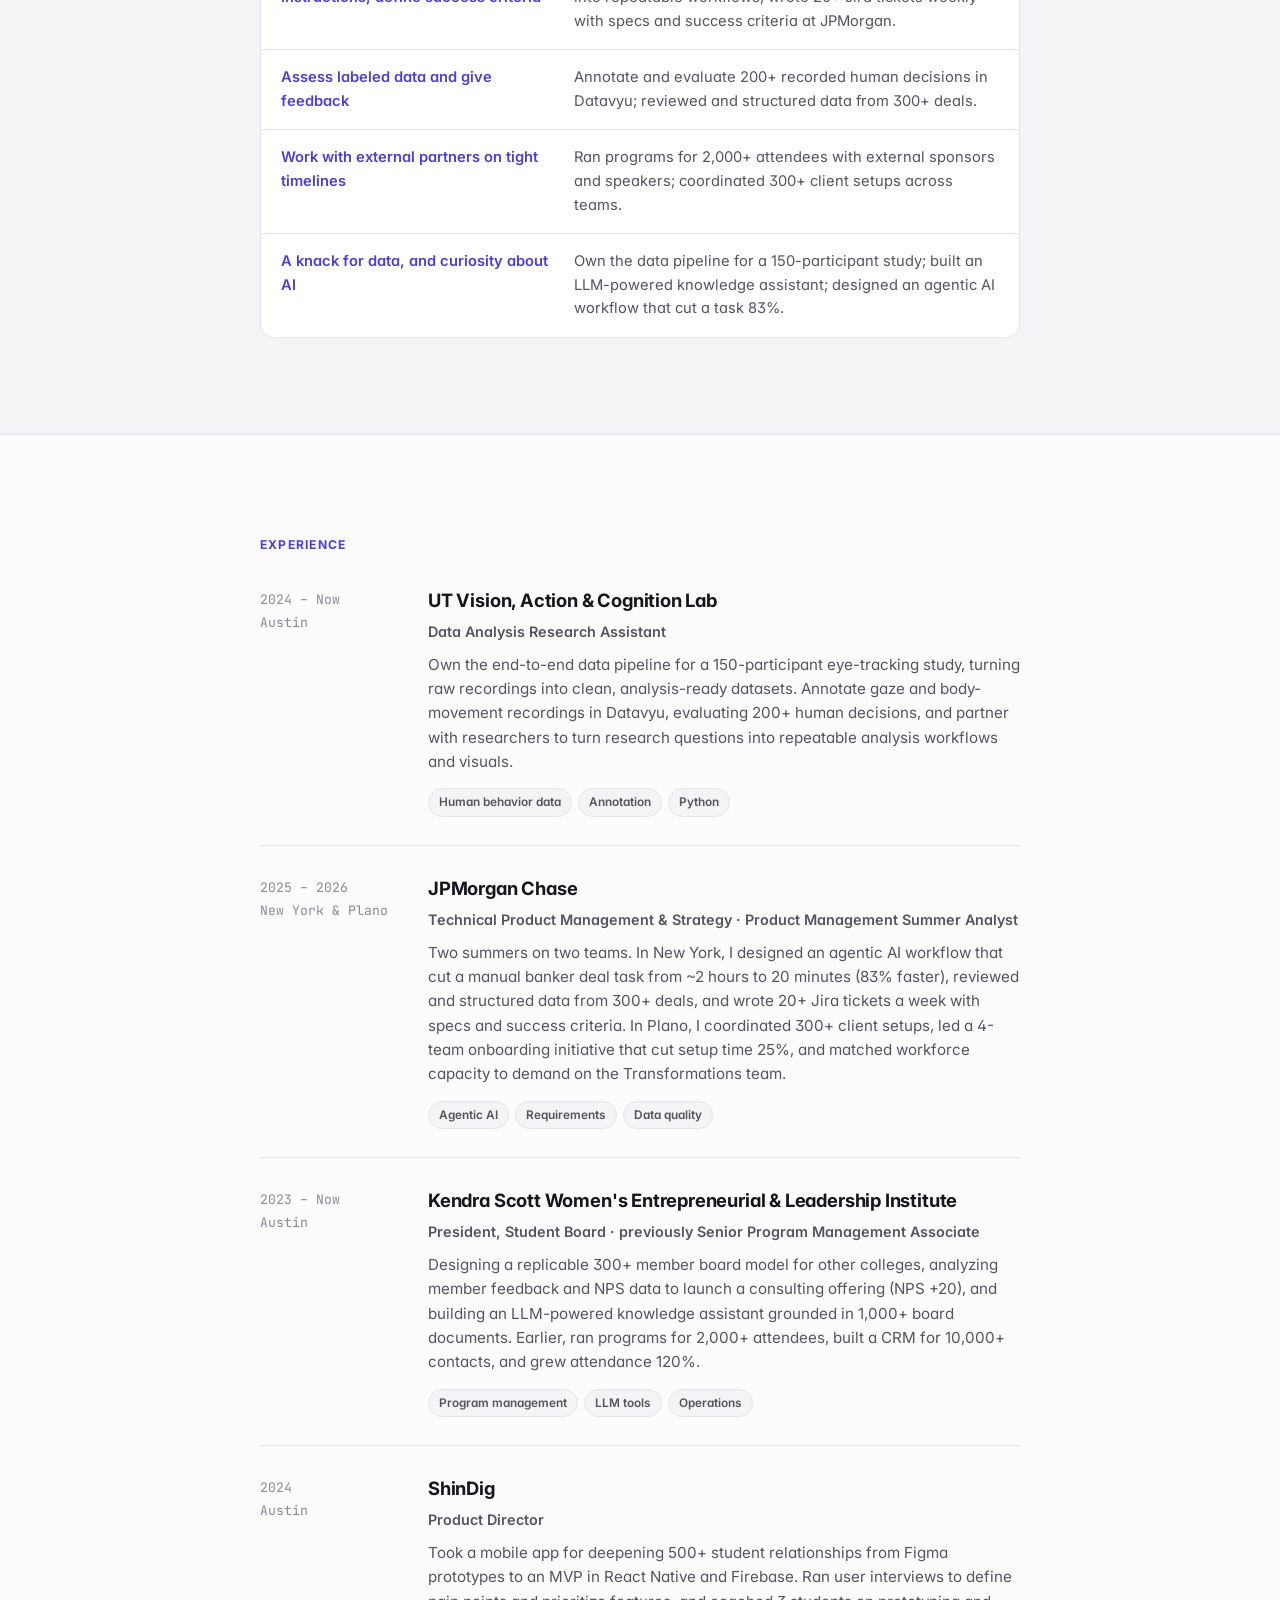
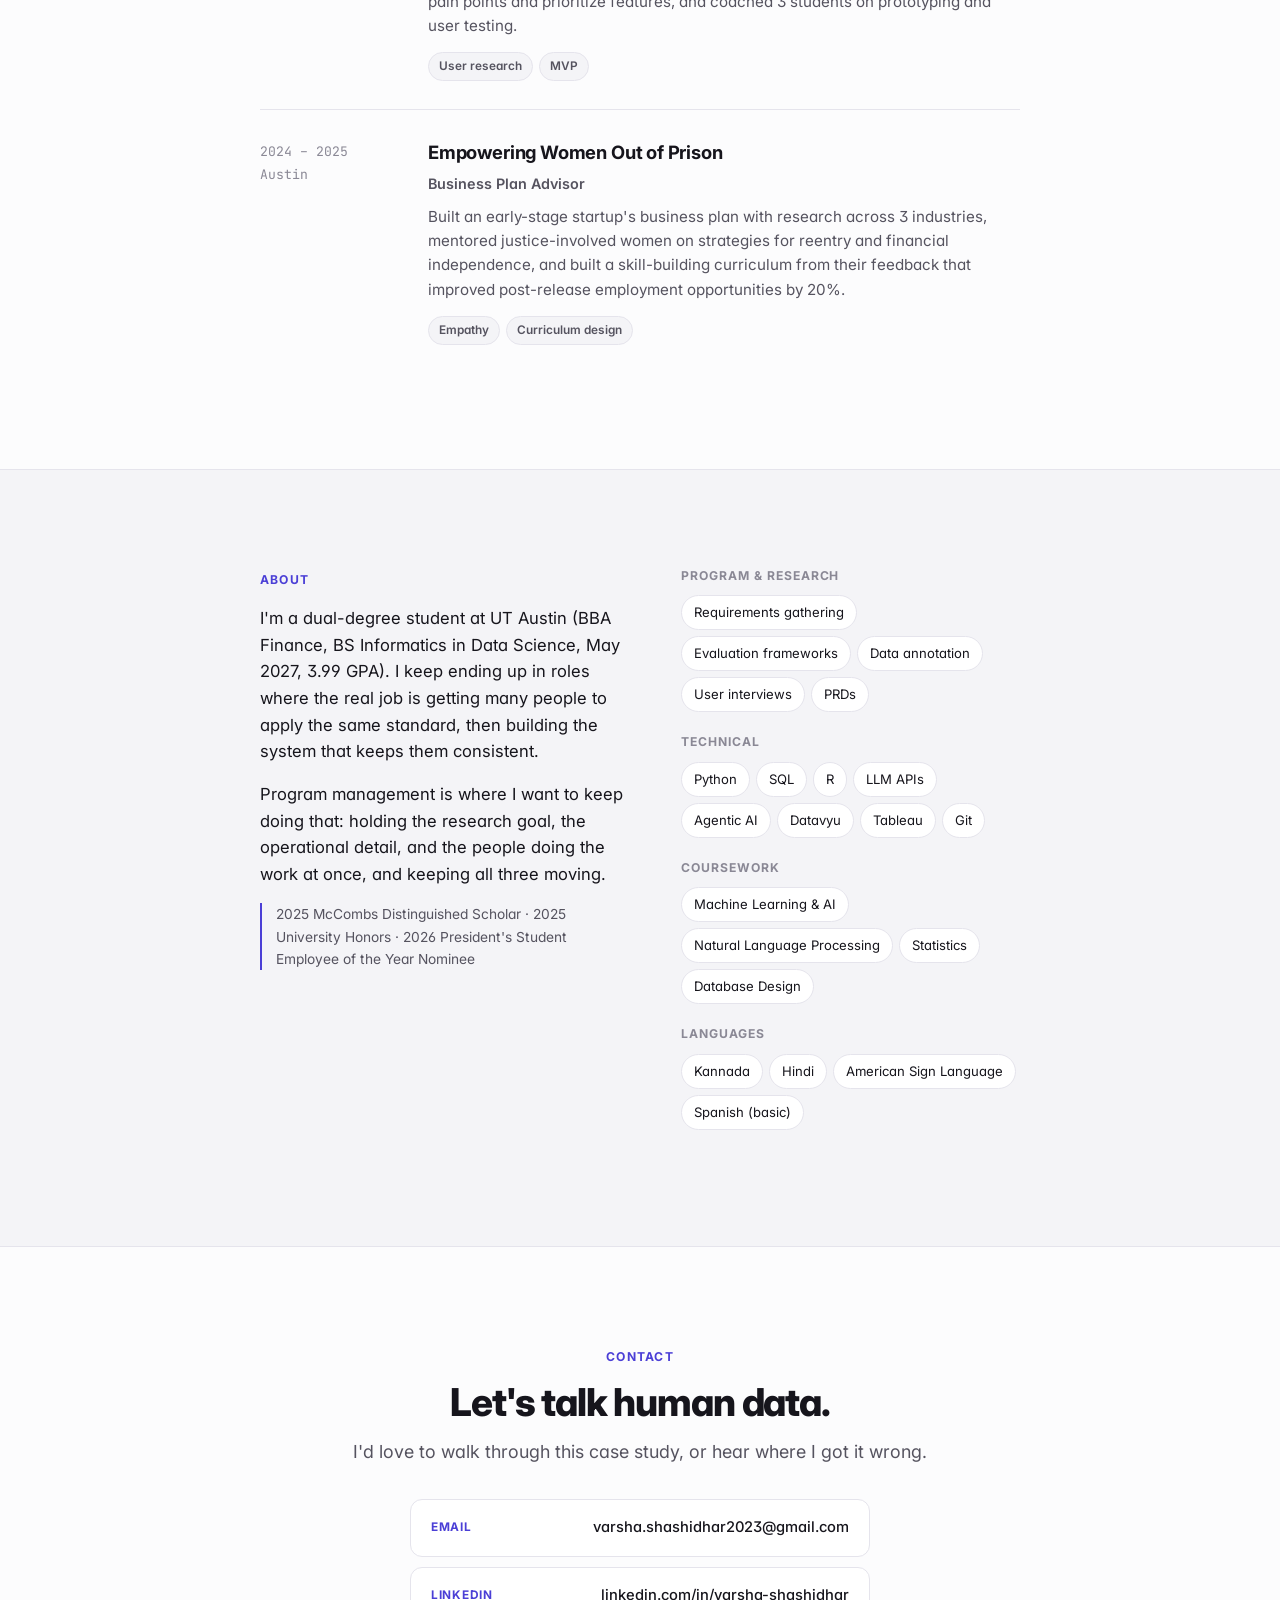
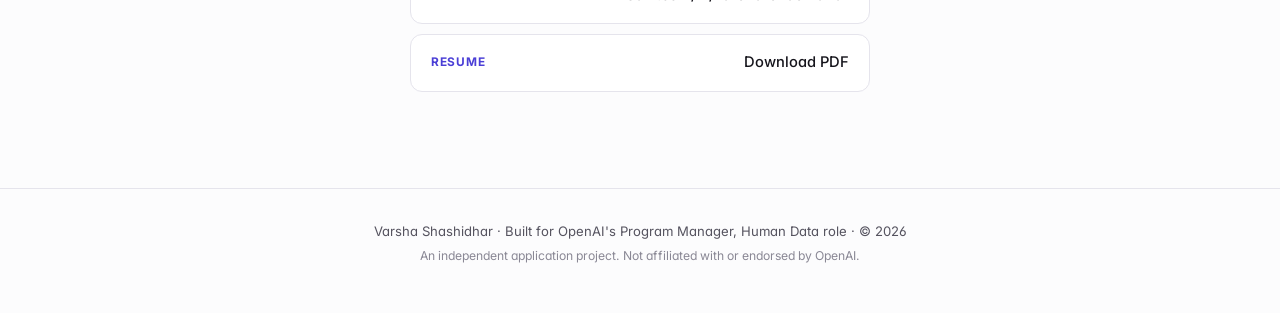
<file: openai/index.html>
<!DOCTYPE html>
<html lang="en">
<head>
<meta charset="UTF-8">
<meta name="viewport" content="width=device-width, initial-scale=1.0, viewport-fit=cover">
<title>Varsha Shashidhar, Program Manager</title>
<meta name="claude:viewport-fit-sides" content="cover">
<meta name="description" content="Varsha Shashidhar: application portfolio for OpenAI's Program Manager, Human Data role, with a data-campaign case study and interactive prototype.">
<meta name="robots" content="noindex, nofollow">
<link rel="preconnect" href="https://fonts.googleapis.com">
<link rel="preconnect" href="https://fonts.gstatic.com" crossorigin>
<link href="https://fonts.googleapis.com/css2?family=Inter:wght@400;500;600;700;800&family=JetBrains+Mono:wght@400;500;600&display=swap" rel="stylesheet">
<link rel="stylesheet" href="styles.css">
</head>
<body>

<a class="skip" href="#case-study">Skip to case study</a>

<nav class="nav" id="nav">
  <div class="nav-inner">
    <a href="#top" class="nav-name"><span class="nav-mark" aria-hidden="true"></span>Varsha Shashidhar</a>
    <button class="nav-toggle" id="navToggle" aria-label="Toggle menu" aria-expanded="false">
      <span></span><span></span><span></span>
    </button>
    <ul class="nav-links" id="navLinks">
      <li><a href="#case-study">Case study</a></li>
      <li><a href="#prototype">Prototype</a></li>
      <li><a href="#why-openai">Why OpenAI</a></li>
      <li><a href="#experience">Experience</a></li>
      <li><a href="#contact">Contact</a></li>
      <li><a href="assets/Varsha_Shashidhar_Resume.pdf" class="nav-cta" download>Resume</a></li>
    </ul>
  </div>
  <div class="progress" id="progress" aria-hidden="true"></div>
</nav>

<header class="hero" id="top">
  <div class="hero-inner">
    <h1>I turn <em>human judgment</em> into data models can learn from.</h1>
    <p class="hero-sub">I'm Varsha Shashidhar, a Finance and Data Science student at UT Austin. I turn recorded human behavior into clean research data in a cognition lab, designed an agentic AI workflow at JPMorgan, and run programs for hundreds of people at a time. Below is how I'd help a human data campaign catch ambiguity before it turns into rework, with a prototype you can click through.</p>
    <div class="hero-cta">
      <a href="#case-study" class="btn btn-primary">Read the case study <span aria-hidden="true">→</span></a>
      <a href="#prototype" class="btn btn-secondary">Try the prototype</a>
      <a href="https://www.linkedin.com/in/varsha-shashidhar" class="btn btn-ghost" target="_blank" rel="noopener">LinkedIn ↗</a>
    </div>

    <dl class="stats">
      <div class="stat">
        <dt>200+</dt>
        <dd>recorded human decisions annotated and evaluated in Datavyu for a cognition study</dd>
      </div>
      <div class="stat">
        <dt>150</dt>
        <dd>study participants whose raw recordings I turn into analysis-ready data, end to end</dd>
      </div>
      <div class="stat">
        <dt>83%</dt>
        <dd>faster banker deal task after I designed an agentic AI workflow at JPMorgan (~2 hrs → 20 min)</dd>
      </div>
      <div class="stat">
        <dt>2,000+</dt>
        <dd>attendees across programs I ran with external sponsors and speakers</dd>
      </div>
    </dl>
  </div>
</header>

<main>

  <!-- ===================== CASE STUDY ===================== -->
  <section class="section" id="case-study">
    <div class="section-inner wide">
      <div class="cs-header">
        <p class="kicker">Case study · Human data campaigns</p>
        <h2 class="display">Catching ambiguity before it becomes rework</h2>
        <p class="lede">A data campaign is only as good as the shared understanding behind it. When AI trainers read an instruction two different ways, the disagreement usually surfaces after batches are delivered, and the cost is relabeling, recalibration, and days lost before a training run or a new eval.</p>
      </div>

      <div class="tldr">
        <div class="tldr-item">
          <span class="tldr-label">Problem</span>
          <p>Every campaign passes through three translations: researcher intent to written instructions, instructions to vendor training, training to thousands of individual judgments. Ambiguity at any step is invisible until review, and the trainers who noticed it had <em>no fast way to say so</em>.</p>
        </div>
        <div class="tldr-item">
          <span class="tldr-label">Bet</span>
          <p>Measure agreement on hidden gold tasks by instruction section, let trainers flag an unclear rule in one click, and give the program manager a hotspot view with AI-drafted clarifications that researchers approve and vendors roll out with a quick recalibration.</p>
        </div>
        <div class="tldr-item">
          <span class="tldr-label">How we'd know</span>
          <p>Higher share of labels accepted without rework, gold-task agreement that recovers within hours of an instruction fix instead of after review, and steady throughput without a worse trainer experience.</p>
        </div>
      </div>

      <div class="cs-body">
        <aside class="cs-toc" aria-label="Case study sections">
          <ol>
            <li><a href="#cs-context">Context</a></li>
            <li><a href="#cs-problem">Problem &amp; users</a></li>
            <li><a href="#cs-why-now">Why now</a></li>
            <li><a href="#prototype">Solution &amp; prototype</a></li>
            <li><a href="#cs-metrics">Metrics</a></li>
            <li><a href="#cs-rollout">Rollout</a></li>
            <li><a href="#cs-risks">Risks &amp; open questions</a></li>
          </ol>
        </aside>

        <div class="cs-content">
          <article class="cs-block" id="cs-context">
            <span class="cs-num">01</span>
            <h3>Context</h3>
            <p>OpenAI's Human Data team turns human feedback into signals for training and evaluation, through bespoke data campaigns, synthetic data generation, and signals embedded in products. Program managers sit at the center of a campaign. They gather requirements from researchers, write the instructions, define success criteria, work with external vendors and AI trainers, calibrate those trainers, and review labeled data before it reaches a research team.</p>
          </article>

          <article class="cs-block" id="cs-problem">
            <span class="cs-num">02</span>
            <h3>Problem &amp; users</h3>
            <p>Most quality problems in a campaign aren't careless work. They're two careful people reading the same rule differently. Take a pairwise comparison of coding answers where both responses are correct, one short and one thorough. If the instructions say "prefer concise" without saying what to do when the longer answer is more complete, trainers split close to 50/50. Each trainer is consistent, the data isn't, and nobody finds out until a researcher reviews the batch.</p>

            <div class="personas">
              <div class="persona" style="--c: var(--amber)">
                <span class="persona-role">AI trainer</span>
                <p class="persona-need">"Both answers are right. The doc says prefer concise, but the long one is <em>more helpful</em>. I'll guess."</p>
                <p class="persona-pain">Pain: no fast way to ask, and a wrong guess counts against their quality score.</p>
              </div>
              <div class="persona" style="--c: var(--primary)">
                <span class="persona-role">Researcher</span>
                <p class="persona-need">"I need 12,000 labels I can trust by Friday. I find out the instructions were read two ways when the eval looks off."</p>
                <p class="persona-pain">Pain: late signal, rework, and a delayed training run.</p>
              </div>
              <div class="persona" style="--c: var(--sky)">
                <span class="persona-role">Vendor lead</span>
                <p class="persona-need">"My team follows the doc. When it changes, I have to retrain 400 people and confirm they all got it."</p>
                <p class="persona-pain">Pain: changes arrive as long emails, with no way to check recalibration.</p>
              </div>
            </div>
          </article>

          <article class="cs-block" id="cs-why-now">
            <span class="cs-num">03</span>
            <h3>Why now</h3>
            <ul class="checks">
              <li><strong>The tasks are getting harder.</strong> As models improve, the most valuable data comes from expert judgment on subtle, high-stakes cases, which is exactly where instructions are easiest to read two ways.</li>
              <li><strong>More vendors, trainers, and campaigns run at once.</strong> A single ambiguous sentence gets multiplied across every vendor and every trainer working the same task.</li>
              <li><strong>Research moves fast.</strong> A week of rework on a data campaign is a week of delay for a training run or a new evaluation.</li>
            </ul>
          </article>
        </div>
      </div>
    </div>
  </section>

  <!-- ===================== PROTOTYPE ===================== -->
  <section class="section section-canvas" id="prototype">
    <div class="section-inner wide">
      <div class="cs-header">
        <p class="kicker"><span class="cs-num inline">04</span> Solution &amp; interactive prototype</p>
        <h2 class="display sm">From a trainer's question to a calibrated campaign</h2>
        <p class="lede">A trainer hits an unclear rule in a code-help comparison task. Flag it, then switch roles to see how the program manager fixes the instructions and what the researcher sees in dataset quality. Data shown is illustrative.</p>
      </div>

      <div class="proto" id="proto">
        <div class="proto-tabs" role="tablist" aria-label="Prototype roles">
          <button role="tab" class="proto-tab active" aria-selected="true" aria-controls="pane-trainer" id="tab-trainer" data-pane="trainer">
            <span class="tab-dot" style="background: var(--amber)"></span>AI trainer
          </button>
          <button role="tab" class="proto-tab" aria-selected="false" aria-controls="pane-pgm" id="tab-pgm" data-pane="pgm">
            <span class="tab-dot" style="background: var(--primary)"></span>Program manager <span class="badge" id="gapBadge" hidden>1</span>
          </button>
          <button role="tab" class="proto-tab" aria-selected="false" aria-controls="pane-researcher" id="tab-researcher" data-pane="researcher">
            <span class="tab-dot" style="background: var(--sky)"></span>Researcher
          </button>
          <button class="proto-reset" id="protoReset" type="button">Reset</button>
        </div>

        <!-- Trainer -->
        <div class="proto-pane active" role="tabpanel" id="pane-trainer" aria-labelledby="tab-trainer">
          <div class="app">
            <div class="app-layers">
              <p class="app-title">Campaign</p>
              <ul>
                <li class="layer">▤ Code help · pairwise</li>
                <li class="layer indent"><span class="src-icon">✓</span> Task 213</li>
                <li class="layer indent selected" id="layerName"><span class="src-icon">●</span> Task 214</li>
                <li class="layer indent"><span class="src-icon">○</span> Task 215</li>
                <li class="layer indent"><span class="src-icon">○</span> Task 216</li>
              </ul>
            </div>
            <div class="app-canvas">
              <div class="frame task">
                <span class="frame-label">Task 214 · Which response is better?</span>
                <div class="sheet">
                  <p class="task-prompt"><b>User prompt</b>Why is my Python loop over a 1M-row DataFrame so slow?</p>
                  <div class="resps">
                    <div class="resp"><p class="resp-h">A <span>412 words</span></p><p>Explains vectorization, <code>apply()</code>, and Numba, with benchmarks and edge cases.</p></div>
                    <div class="resp"><p class="resp-h">B <span>96 words</span></p><p>Explains vectorization with one short example. Correct, skips edge cases.</p></div>
                  </div>
                  <div class="pref" id="pref">
                    <button type="button" data-v="A">Prefer A</button>
                    <button type="button" data-v="Tie">Tie</button>
                    <button type="button" data-v="B">Prefer B</button>
                  </div>
                </div>
              </div>
            </div>
            <div class="app-props">
              <p class="app-title" id="propsTitle">Rubric</p>
              <div class="prop"><span>Correctness</span><strong>Both correct</strong></div>
              <div class="prop"><span>Instructions</span><strong id="propVersion">v1.2</strong></div>
              <div class="guide" id="guide"><b id="guideRef">§4</b> <span id="guideText">Prefer concise responses.</span></div>
              <p class="start-hint" id="startHint">Start here ↓</p>
              <button class="action-btn" id="flagBtn" type="button">Flag unclear instruction <kbd>⌥F</kbd></button>

              <div class="popover" id="popover" hidden>
                <p class="pop-title">Which part is unclear?</p>
                <p class="pop-sub">Optional. Your rating is still saved, and the flag goes to the program manager.</p>
                <div class="chips" id="reasonChips">
                  <button type="button" class="chip" data-reason="§4 Concise vs. complete">§4 Concise vs. complete</button>
                  <button type="button" class="chip" data-reason="§2 Partly correct code">§2 Partly correct code</button>
                  <button type="button" class="chip" data-reason="§6 Unsafe requests">§6 Unsafe requests</button>
                  <button type="button" class="chip" data-reason="Example missing">Example missing</button>
                </div>
                <div class="pop-actions">
                  <button type="button" class="link-btn" id="skipBtn">Skip and flag</button>
                </div>
              </div>

              <p class="toast" id="toast" role="status" hidden></p>
            </div>
          </div>
          <p class="proto-note"><strong>Design choice:</strong> the flag sits next to the rule the trainer is applying, takes one click, and never blocks submitting a rating. Trainers get a way to ask instead of guess, and the program manager gets the signal hours earlier than a batch review would.</p>
        </div>

        <!-- Program manager -->
        <div class="proto-pane" role="tabpanel" id="pane-pgm" aria-labelledby="tab-pgm" hidden>
          <div class="owner">
            <div class="owner-list">
              <div class="owner-head">
                <p class="app-title">Ambiguity hotspots · Code help</p>
                <span class="muted small">Last 24 hours</span>
              </div>
              <ul id="gapList"></ul>
            </div>
            <div class="owner-detail" id="ownerDetail">
              <p class="app-title">Top hotspot</p>
              <h4 id="gapTitle">§4 Concise vs. complete</h4>
              <p class="muted small" id="gapMeta"></p>
              <div class="insight">
                <span class="insight-label">Where trainers split</span>
                <p></p>
              </div>
              <div class="insight ai">
                <span class="insight-label">✦ AI-drafted clarification</span>
                <p></p>
              </div>
              <div class="owner-actions">
                <button type="button" class="btn btn-primary small" id="publishBtn">Publish &amp; recalibrate</button>
                <button type="button" class="btn btn-ghost small">Edit draft</button>
              </div>
              <p class="toast inline" id="publishToast" role="status" hidden></p>
            </div>
          </div>
          <p class="proto-note"><strong>Design choice:</strong> hotspots are ranked by flags and gold-task agreement, so the program manager fixes the rule causing the most disagreement first. AI drafts the clarification and worked examples; the researcher approves the wording before any vendor sees it.</p>
        </div>

        <!-- Researcher -->
        <div class="proto-pane" role="tabpanel" id="pane-researcher" aria-labelledby="tab-researcher" hidden>
          <div class="dev">
            <div class="dev-inspect">
              <p class="app-title">Dataset health</p>
              <div class="dev-warn" id="devWarn">
                <strong id="devWarnTitle">Below target.</strong> <span id="devWarnText">Gold-task agreement on §4 is 58% (target 80%). Batches 7–9 held for review.</span>
              </div>
              <div class="prop"><span>Labels delivered</span><strong>8,400 of 12,000</strong></div>
              <div class="prop"><span>Gold-task agreement</span><strong class="warn" id="devAgree">58%</strong></div>
              <div class="prop"><span>Accepted without rework</span><strong class="warn" id="devAccept">71%</strong></div>
              <div class="prop"><span>Throughput</span><strong>1,150 labels / day</strong></div>
              <div class="prop"><span>Instructions</span><strong id="devVersion">v1.2</strong></div>
            </div>
            <div class="dev-code">
              <div class="code-head"><span>Campaign spec · YAML</span><button type="button" class="link-btn" id="copyBtn">Copy</button></div>
<pre><code id="codeSnippet"><span class="at">campaign</span>: <span class="st">code-help-pairwise</span>
<span class="at">task</span>: <span class="st">pairwise_preference</span>
<span class="at">instructions</span>: <span class="st" id="specVersion">v1.2</span>
<span class="at">success_criteria</span>:
  <span class="at">gold_agreement</span>: <span class="st">"&gt;= 0.80"</span>
  <span class="at">accepted_without_rework</span>: <span class="st">"&gt;= 0.90"</span>
<span class="at">calibration</span>:
  <span class="at">gold_tasks_per_batch</span>: <span class="tk">10</span>   <span class="cm"># hidden from trainers</span>
  <span class="at">recalibrate_on_change</span>: <span class="tk">true</span>
<span class="at">vendors</span>: [<span class="st">vendor_a</span>, <span class="st">vendor_b</span>, <span class="st">vendor_c</span>]</code></pre>
            </div>
          </div>
          <p class="proto-note"><strong>Design choice:</strong> researchers see quality against the success criteria they wrote into the campaign spec, and batches that miss them are held automatically, so ambiguous data never reaches a training run.</p>
        </div>
      </div>
    </div>
  </section>

  <!-- ===================== CASE STUDY (cont.) ===================== -->
  <section class="section" id="cs-rest">
    <div class="section-inner wide">
      <div class="cs-body">
        <div class="cs-toc spacer" aria-hidden="true"></div>
        <div class="cs-content">
          <article class="cs-block" id="cs-metrics">
            <span class="cs-num">05</span>
            <h3>Metrics</h3>
            <p class="muted">Hypotheses I'd validate with real baselines before setting targets.</p>
            <div class="metrics">
              <div class="metric north">
                <span class="metric-type">North star</span>
                <p class="metric-name">Usable data rate</p>
                <p class="metric-desc">Share of delivered labels that researchers accept without rework. If ambiguity gets caught early, this rises campaign over campaign.</p>
              </div>
              <div class="metric">
                <span class="metric-type">Input</span>
                <p class="metric-name">Gold-task agreement by section</p>
                <p class="metric-desc">Agreement on hidden gold tasks, broken out by instruction section, so a weak rule shows up on its own.</p>
              </div>
              <div class="metric">
                <span class="metric-type">Input</span>
                <p class="metric-name">Flag → fix time</p>
                <p class="metric-desc">Hours from an ambiguity hotspot to a published, researcher-approved clarification.</p>
              </div>
              <div class="metric">
                <span class="metric-type">Outcome</span>
                <p class="metric-name">On-time campaigns and throughput</p>
                <p class="metric-desc">Campaigns delivered by the research deadline, and accepted labels per trainer hour.</p>
              </div>
              <div class="metric guard">
                <span class="metric-type">Guardrail</span>
                <p class="metric-name">Trainer experience and cost</p>
                <p class="metric-desc">Time per task, trainer satisfaction, and cost per accepted label. The system fails if trainers feel watched instead of helped.</p>
              </div>
            </div>
          </article>

          <article class="cs-block" id="cs-rollout">
            <span class="cs-num">06</span>
            <h3>Rollout</h3>
            <ol class="phases">
              <li>
                <span class="phase-tag">Phase 1 · Instrument</span>
                <p><strong>Gold tasks by instruction section.</strong> Seed hidden gold tasks into one live campaign and measure agreement per section. Nothing changes for trainers yet.</p>
              </li>
              <li>
                <span class="phase-tag">Phase 2 · Ask</span>
                <p><strong>One-click flags and a hotspot view.</strong> Add the unclear-instruction flag for trainers and the hotspot view for program managers across two or three campaigns and their vendors.</p>
              </li>
              <li>
                <span class="phase-tag">Phase 3 · Close the loop</span>
                <p><strong>AI-drafted clarifications and recalibration.</strong> Draft clarifications with worked examples, version every instruction change, and send a short calibration quiz to trainers whenever a rule changes.</p>
              </li>
            </ol>
          </article>

          <article class="cs-block" id="cs-risks">
            <span class="cs-num">07</span>
            <h3>Risks &amp; open questions</h3>
            <div class="two-col">
              <div>
                <h4 class="mini">Tradeoffs I'd watch</h4>
                <ul class="plain">
                  <li><strong>Gaming gold tasks.</strong> Rotate them, keep them hidden, and never show trainers which tasks are graded.</li>
                  <li><strong>Over-flagging.</strong> Cluster flags by instruction section so volume becomes a signal instead of noise.</li>
                  <li><strong>AI changing the intent.</strong> A researcher approves every clarification before it ships.</li>
                  <li><strong>Vendor and trainer privacy.</strong> Share agreement with vendors in aggregate, not individual trainer scores.</li>
                </ul>
              </div>
              <div>
                <h4 class="mini">Questions I'd bring to the team</h4>
                <ul class="plain">
                  <li>How often do campaigns need rework today, and what usually causes it?</li>
                  <li>Are gold tasks already in use, and how are they built and refreshed?</li>
                  <li>How do vendors roll out instruction changes to their trainers now?</li>
                  <li>Which campaigns are most sensitive to ambiguity: expert domains, safety, or agentic tasks?</li>
                </ul>
              </div>
            </div>
            <p class="disclaimer">Built from OpenAI's public description of this role and my own assumptions about how campaigns run. Figures are illustrative, and I'd love to pressure-test them with the people who run these programs every day.</p>
          </article>
        </div>
      </div>
    </div>
  </section>

  <!-- ===================== WHY OPENAI ===================== -->
  <section class="section section-alt" id="why-openai">
    <div class="section-inner">
      <p class="kicker">Why OpenAI</p>
      <h2 class="display sm">I already spend my days making human judgment consistent.</h2>
      <div class="prose">
        <p>In UT's Vision, Action, and Cognition Lab, my job is turning human behavior into data researchers can rely on. I annotate gaze and body-movement recordings, evaluate 200+ human decisions, and own the pipeline that turns raw recordings from 150 participants into analysis-ready datasets. The hardest part isn't the code. It's making sure every decision is judged the same way, which is the same problem a human data campaign has at a much larger scale.</p>
        <p>I've also designed an agentic AI workflow at JPMorgan, built an LLM-powered assistant grounded in 1,000+ documents, and run programs for thousands of people with outside partners. Human Data is where those pieces meet: clear instructions, careful operations, and data that shapes how a model behaves in the real world. That's the work I want to do.</p>
      </div>
      <div class="fit">
        <div class="fit-row"><span class="fit-ask">Gather requirements, write instructions, define success criteria</span><span class="fit-me">Partner with lab researchers to turn research questions into repeatable workflows; wrote 20+ Jira tickets weekly with specs and success criteria at JPMorgan.</span></div>
        <div class="fit-row"><span class="fit-ask">Assess labeled data and give feedback</span><span class="fit-me">Annotate and evaluate 200+ recorded human decisions in Datavyu; reviewed and structured data from 300+ deals.</span></div>
        <div class="fit-row"><span class="fit-ask">Work with external partners on tight timelines</span><span class="fit-me">Ran programs for 2,000+ attendees with external sponsors and speakers; coordinated 300+ client setups across teams.</span></div>
        <div class="fit-row"><span class="fit-ask">A knack for data, and curiosity about AI</span><span class="fit-me">Own the data pipeline for a 150-participant study; built an LLM-powered knowledge assistant; designed an agentic AI workflow that cut a task 83%.</span></div>
      </div>
    </div>
  </section>

  <!-- ===================== EXPERIENCE ===================== -->
  <section class="section" id="experience">
    <div class="section-inner">
      <p class="kicker">Experience</p>

      <div class="timeline">
        <div class="tl-item">
          <div class="tl-meta"><span>2024 – Now</span><span>Austin</span></div>
          <div class="tl-body">
            <h3>UT Vision, Action &amp; Cognition Lab</h3>
            <p class="tl-role">Data Analysis Research Assistant</p>
            <p>Own the end-to-end data pipeline for a 150-participant eye-tracking study, turning raw recordings into clean, analysis-ready datasets. Annotate gaze and body-movement recordings in Datavyu, evaluating 200+ human decisions, and partner with researchers to turn research questions into repeatable analysis workflows and visuals.</p>
            <div class="tags"><span>Human behavior data</span><span>Annotation</span><span>Python</span></div>
          </div>
        </div>

        <div class="tl-item">
          <div class="tl-meta"><span>2025 – 2026</span><span>New York &amp; Plano</span></div>
          <div class="tl-body">
            <h3>JPMorgan Chase</h3>
            <p class="tl-role">Technical Product Management &amp; Strategy · Product Management Summer Analyst</p>
            <p>Two summers on two teams. In New York, I designed an agentic AI workflow that cut a manual banker deal task from ~2 hours to 20 minutes (83% faster), reviewed and structured data from 300+ deals, and wrote 20+ Jira tickets a week with specs and success criteria. In Plano, I coordinated 300+ client setups, led a 4-team onboarding initiative that cut setup time 25%, and matched workforce capacity to demand on the Transformations team.</p>
            <div class="tags"><span>Agentic AI</span><span>Requirements</span><span>Data quality</span></div>
          </div>
        </div>

        <div class="tl-item">
          <div class="tl-meta"><span>2023 – Now</span><span>Austin</span></div>
          <div class="tl-body">
            <h3>Kendra Scott Women's Entrepreneurial &amp; Leadership Institute</h3>
            <p class="tl-role">President, Student Board · previously Senior Program Management Associate</p>
            <p>Designing a replicable 300+ member board model for other colleges, analyzing member feedback and NPS data to launch a consulting offering (NPS +20), and building an LLM-powered knowledge assistant grounded in 1,000+ board documents. Earlier, ran programs for 2,000+ attendees, built a CRM for 10,000+ contacts, and grew attendance 120%.</p>
            <div class="tags"><span>Program management</span><span>LLM tools</span><span>Operations</span></div>
          </div>
        </div>

        <div class="tl-item">
          <div class="tl-meta"><span>2024</span><span>Austin</span></div>
          <div class="tl-body">
            <h3>ShinDig</h3>
            <p class="tl-role">Product Director</p>
            <p>Took a mobile app for deepening 500+ student relationships from Figma prototypes to an MVP in React Native and Firebase. Ran user interviews to define pain points and prioritize features, and coached 3 students on prototyping and user testing.</p>
            <div class="tags"><span>User research</span><span>MVP</span></div>
          </div>
        </div>

        <div class="tl-item">
          <div class="tl-meta"><span>2024 – 2025</span><span>Austin</span></div>
          <div class="tl-body">
            <h3>Empowering Women Out of Prison</h3>
            <p class="tl-role">Business Plan Advisor</p>
            <p>Built an early-stage startup's business plan with research across 3 industries, mentored justice-involved women on strategies for reentry and financial independence, and built a skill-building curriculum from their feedback that improved post-release employment opportunities by 20%.</p>
            <div class="tags"><span>Empathy</span><span>Curriculum design</span></div>
          </div>
        </div>
      </div>
    </div>
  </section>

  <!-- ===================== ABOUT + SKILLS ===================== -->
  <section class="section section-alt" id="about">
    <div class="section-inner">
      <div class="about-grid">
        <div>
          <p class="kicker">About</p>
          <div class="prose">
            <p>I'm a dual-degree student at UT Austin (BBA Finance, BS Informatics in Data Science, May 2027, 3.99 GPA). I keep ending up in roles where the real job is getting many people to apply the same standard, then building the system that keeps them consistent.</p>
            <p>Program management is where I want to keep doing that: holding the research goal, the operational detail, and the people doing the work at once, and keeping all three moving.</p>
          </div>
          <p class="honors">2025 McCombs Distinguished Scholar · 2025 University Honors · 2026 President's Student Employee of the Year Nominee</p>
        </div>
        <div class="skills">
          <div class="skills-group">
            <h4>Program &amp; research</h4>
            <div class="pills"><span>Requirements gathering</span><span>Evaluation frameworks</span><span>Data annotation</span><span>User interviews</span><span>PRDs</span></div>
          </div>
          <div class="skills-group">
            <h4>Technical</h4>
            <div class="pills"><span>Python</span><span>SQL</span><span>R</span><span>LLM APIs</span><span>Agentic AI</span><span>Datavyu</span><span>Tableau</span><span>Git</span></div>
          </div>
          <div class="skills-group">
            <h4>Coursework</h4>
            <div class="pills"><span>Machine Learning &amp; AI</span><span>Natural Language Processing</span><span>Statistics</span><span>Database Design</span></div>
          </div>
          <div class="skills-group">
            <h4>Languages</h4>
            <div class="pills"><span>Kannada</span><span>Hindi</span><span>American Sign Language</span><span>Spanish (basic)</span></div>
          </div>
        </div>
      </div>
    </div>
  </section>

  <!-- ===================== CONTACT ===================== -->
  <section class="section contact" id="contact">
    <div class="section-inner contact-inner">
      <p class="kicker">Contact</p>
      <h2 class="display sm">Let's talk human data.</h2>
      <p class="lede center">I'd love to walk through this case study, or hear where I got it wrong.</p>
      <div class="contact-links">
        <a href="mailto:varsha.shashidhar2023@gmail.com" class="contact-link">
          <span class="contact-label">Email</span>
          <span class="contact-value">varsha.shashidhar2023@gmail.com</span>
        </a>
        <a href="https://www.linkedin.com/in/varsha-shashidhar" class="contact-link" target="_blank" rel="noopener">
          <span class="contact-label">LinkedIn</span>
          <span class="contact-value">linkedin.com/in/varsha-shashidhar</span>
        </a>
        <a href="assets/Varsha_Shashidhar_Resume.pdf" class="contact-link" download>
          <span class="contact-label">Resume</span>
          <span class="contact-value">Download PDF</span>
        </a>
      </div>
    </div>
  </section>

</main>

<footer class="footer">
  <p>Varsha Shashidhar · Built for OpenAI's Program Manager, Human Data role · © 2026</p>
  <p class="footer-note">An independent application project. Not affiliated with or endorsed by OpenAI.</p>
</footer>

<script src="script.js"></script>
</body>
</html>
</file>
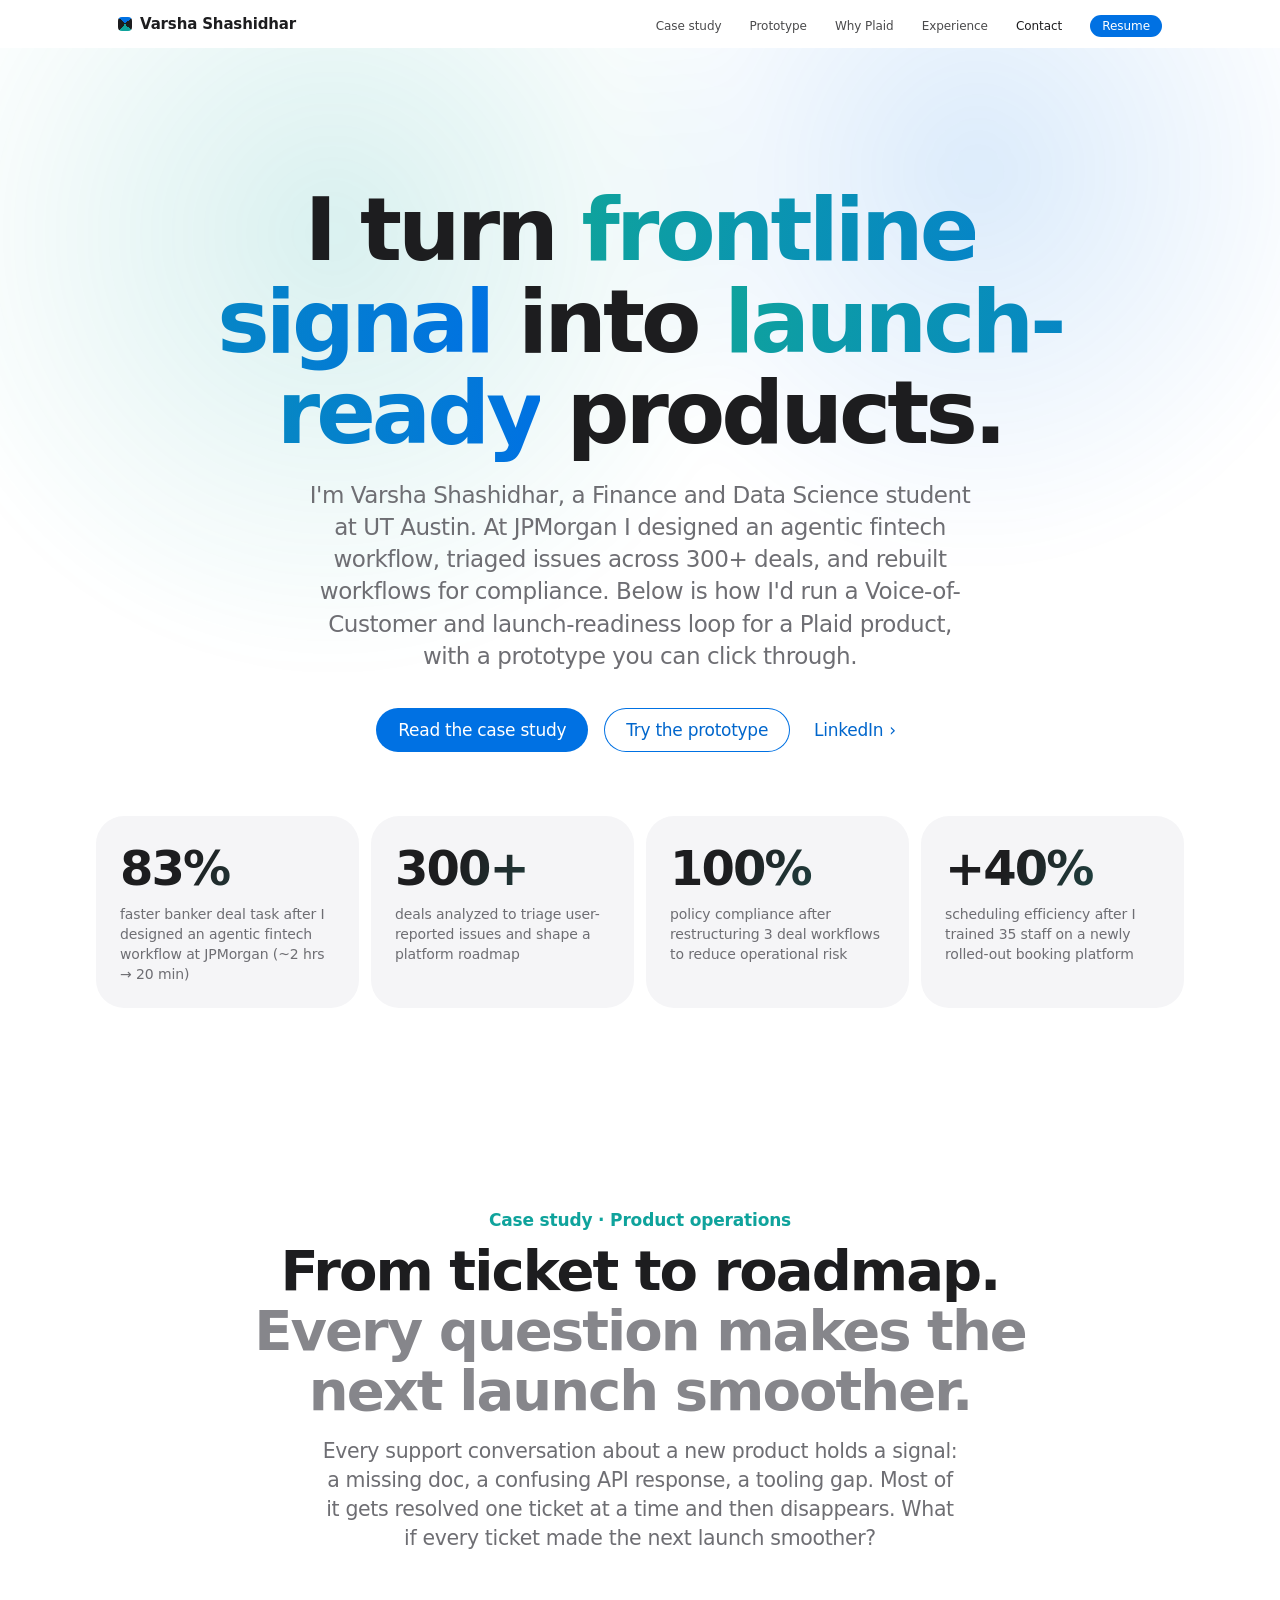
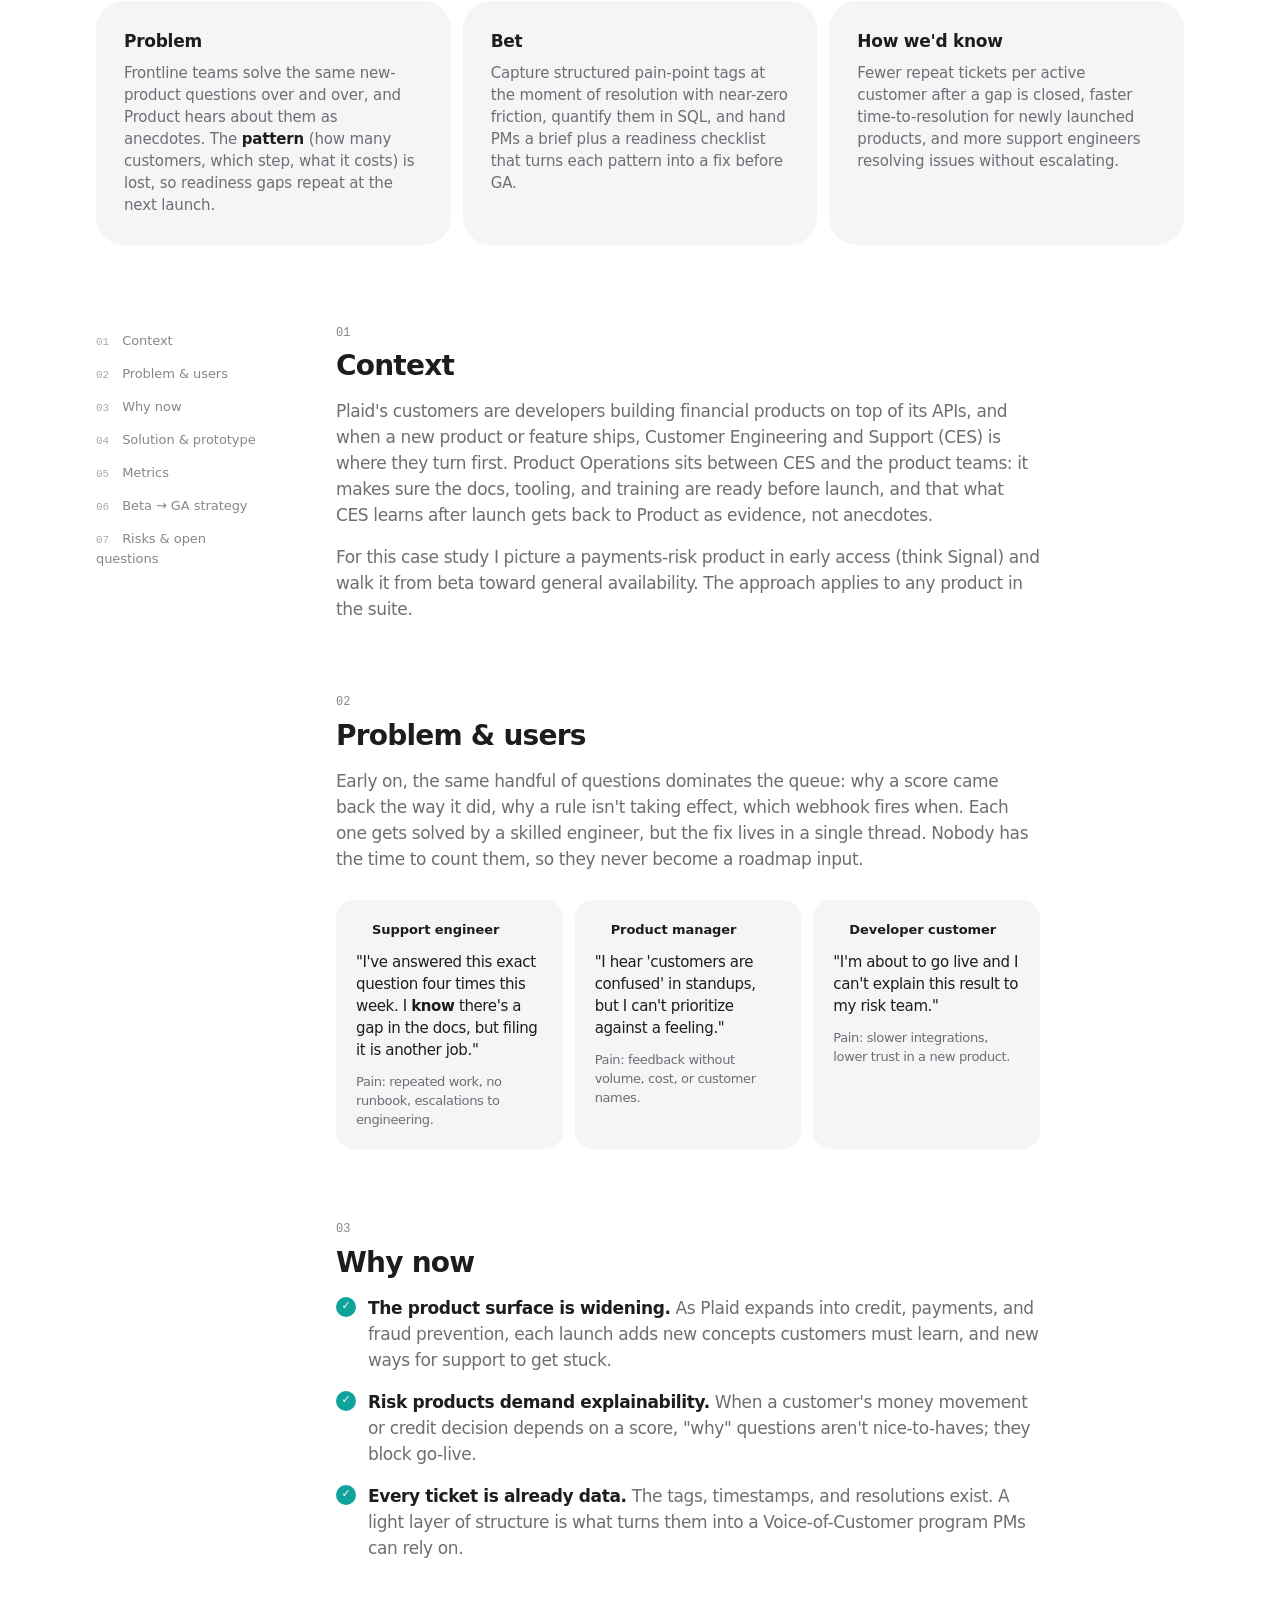
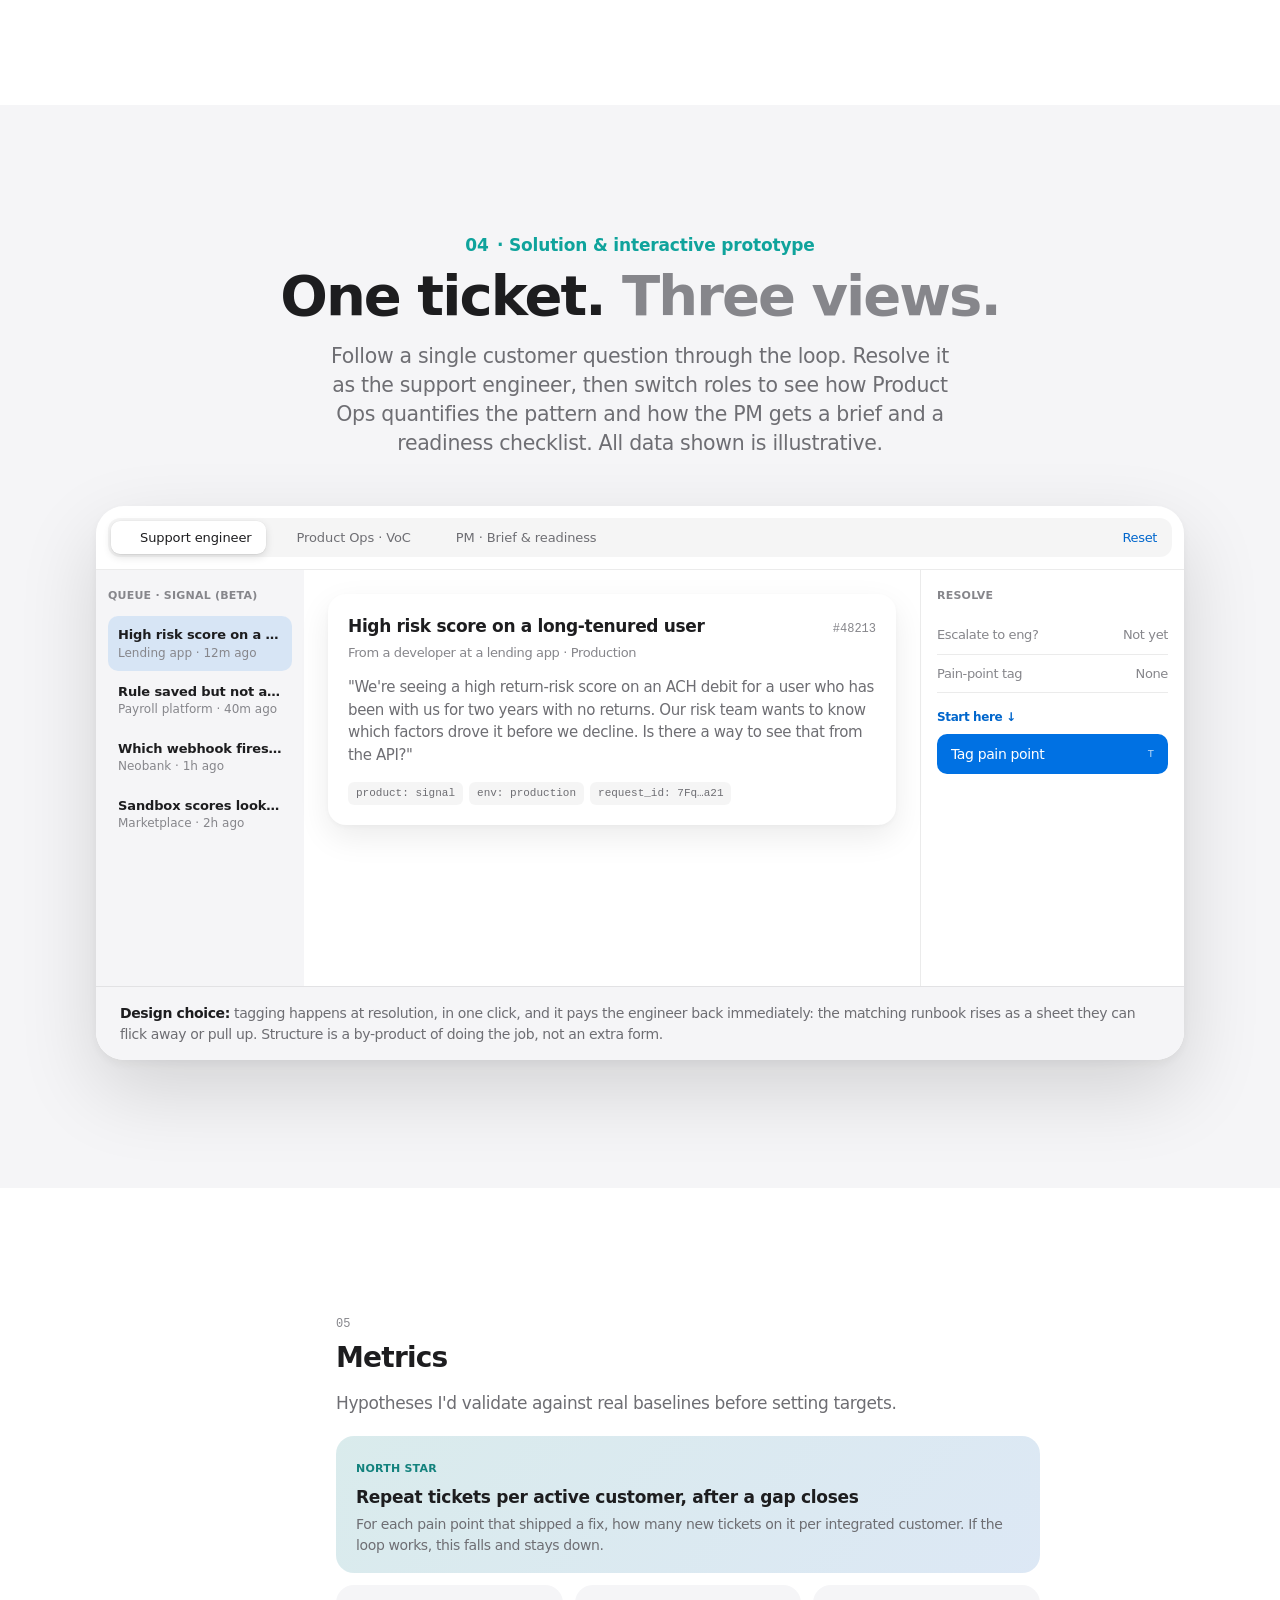
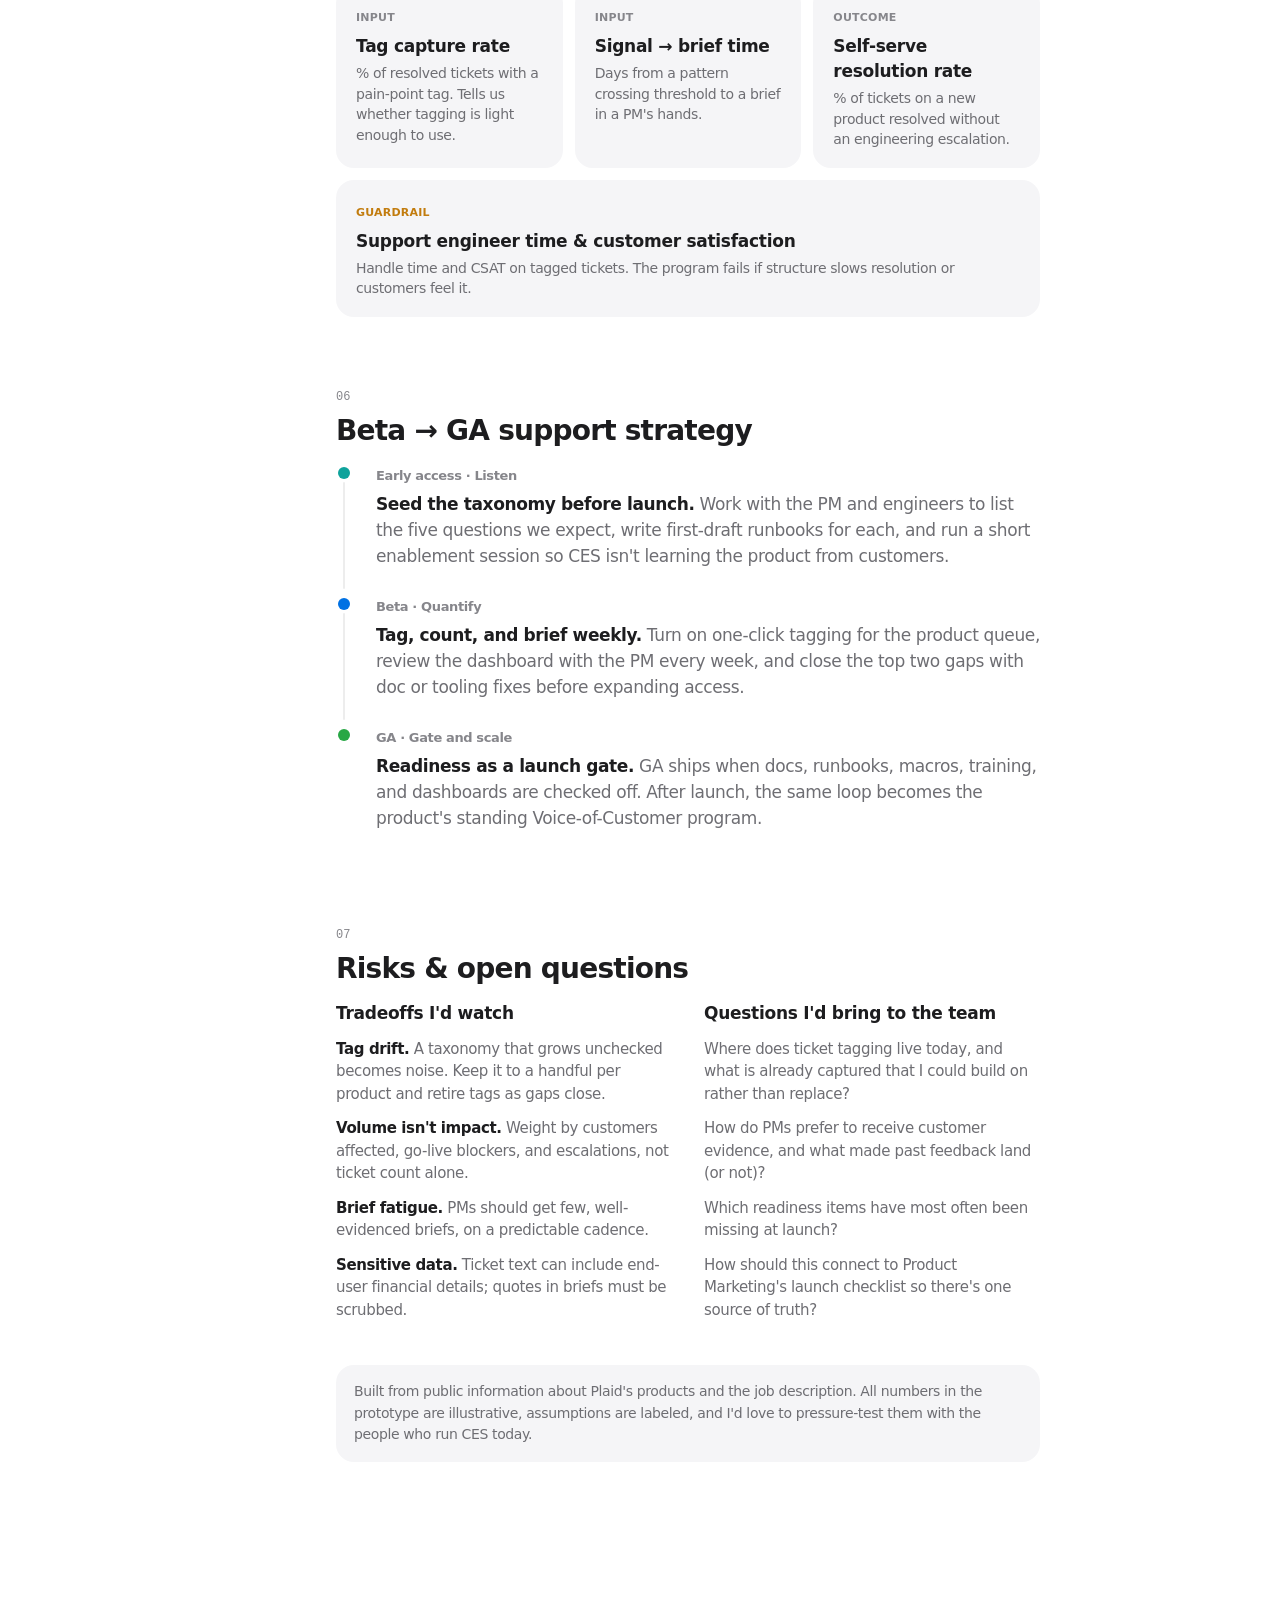
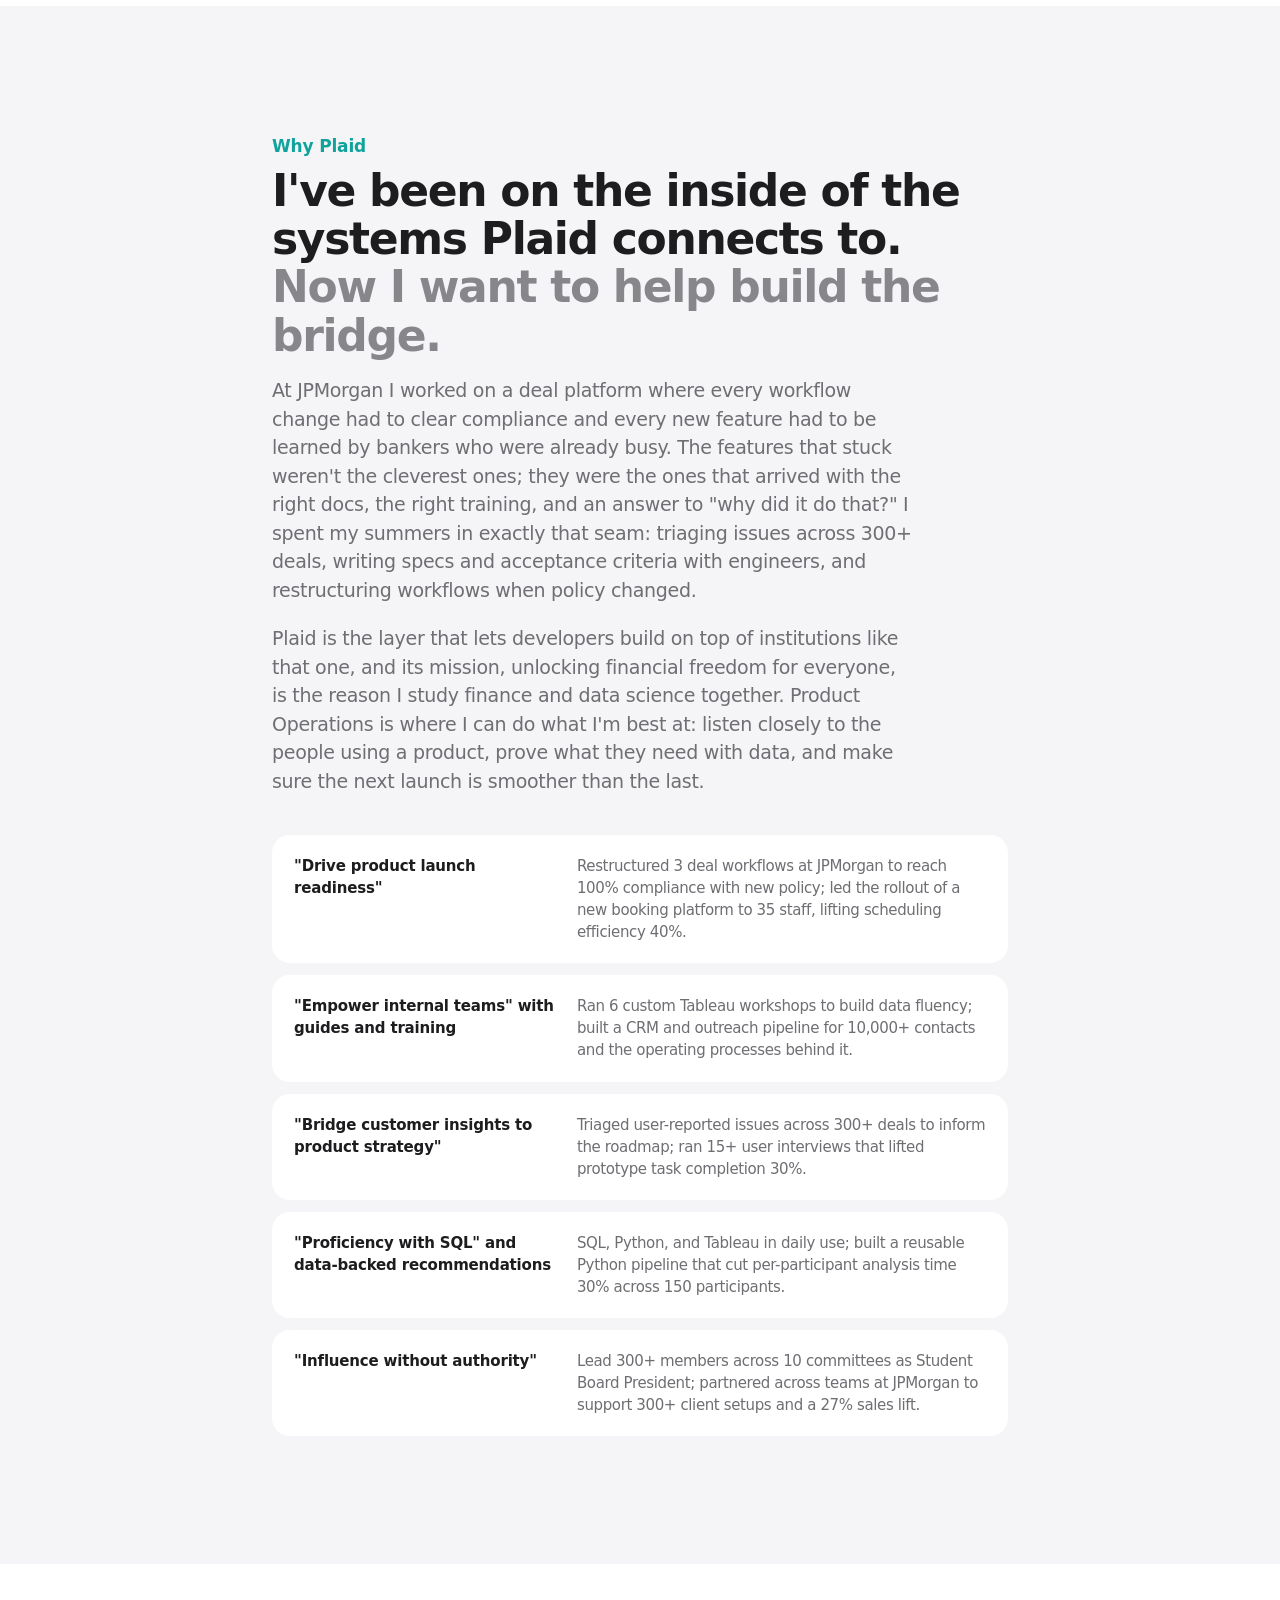
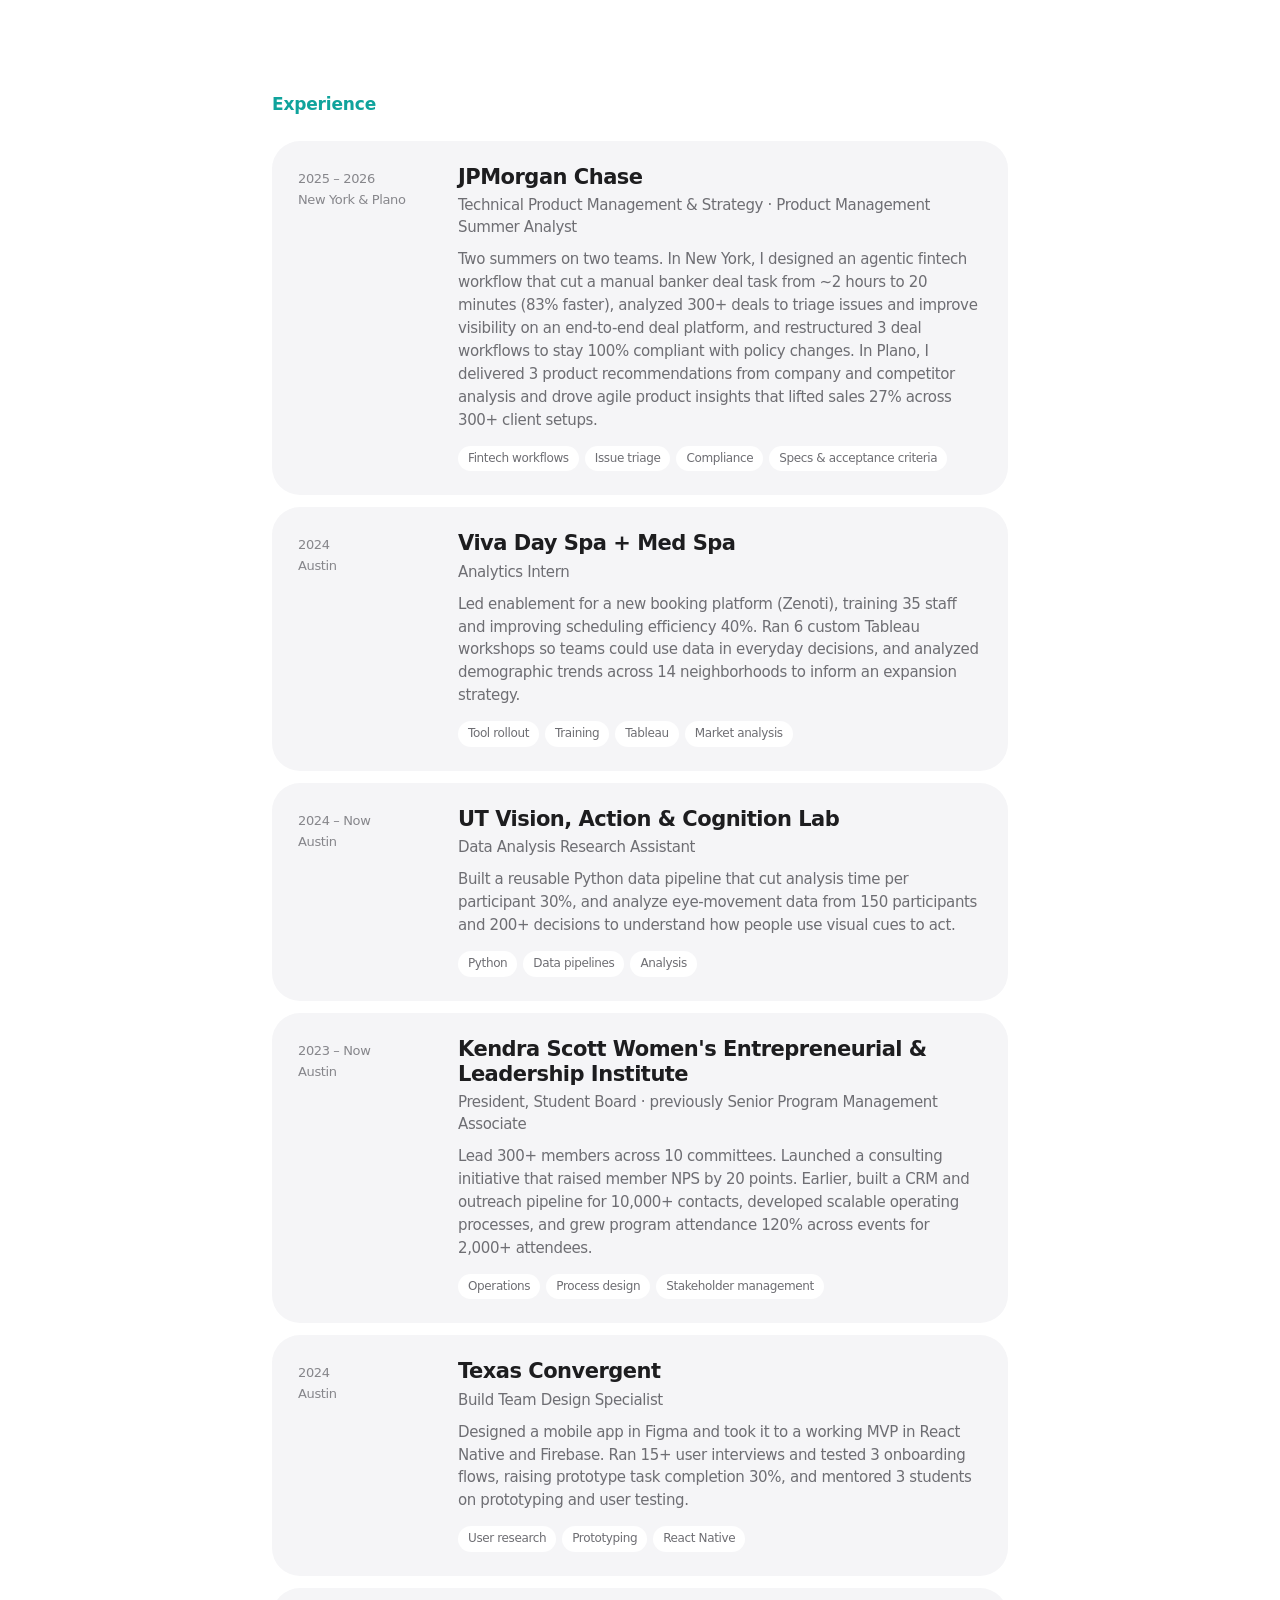
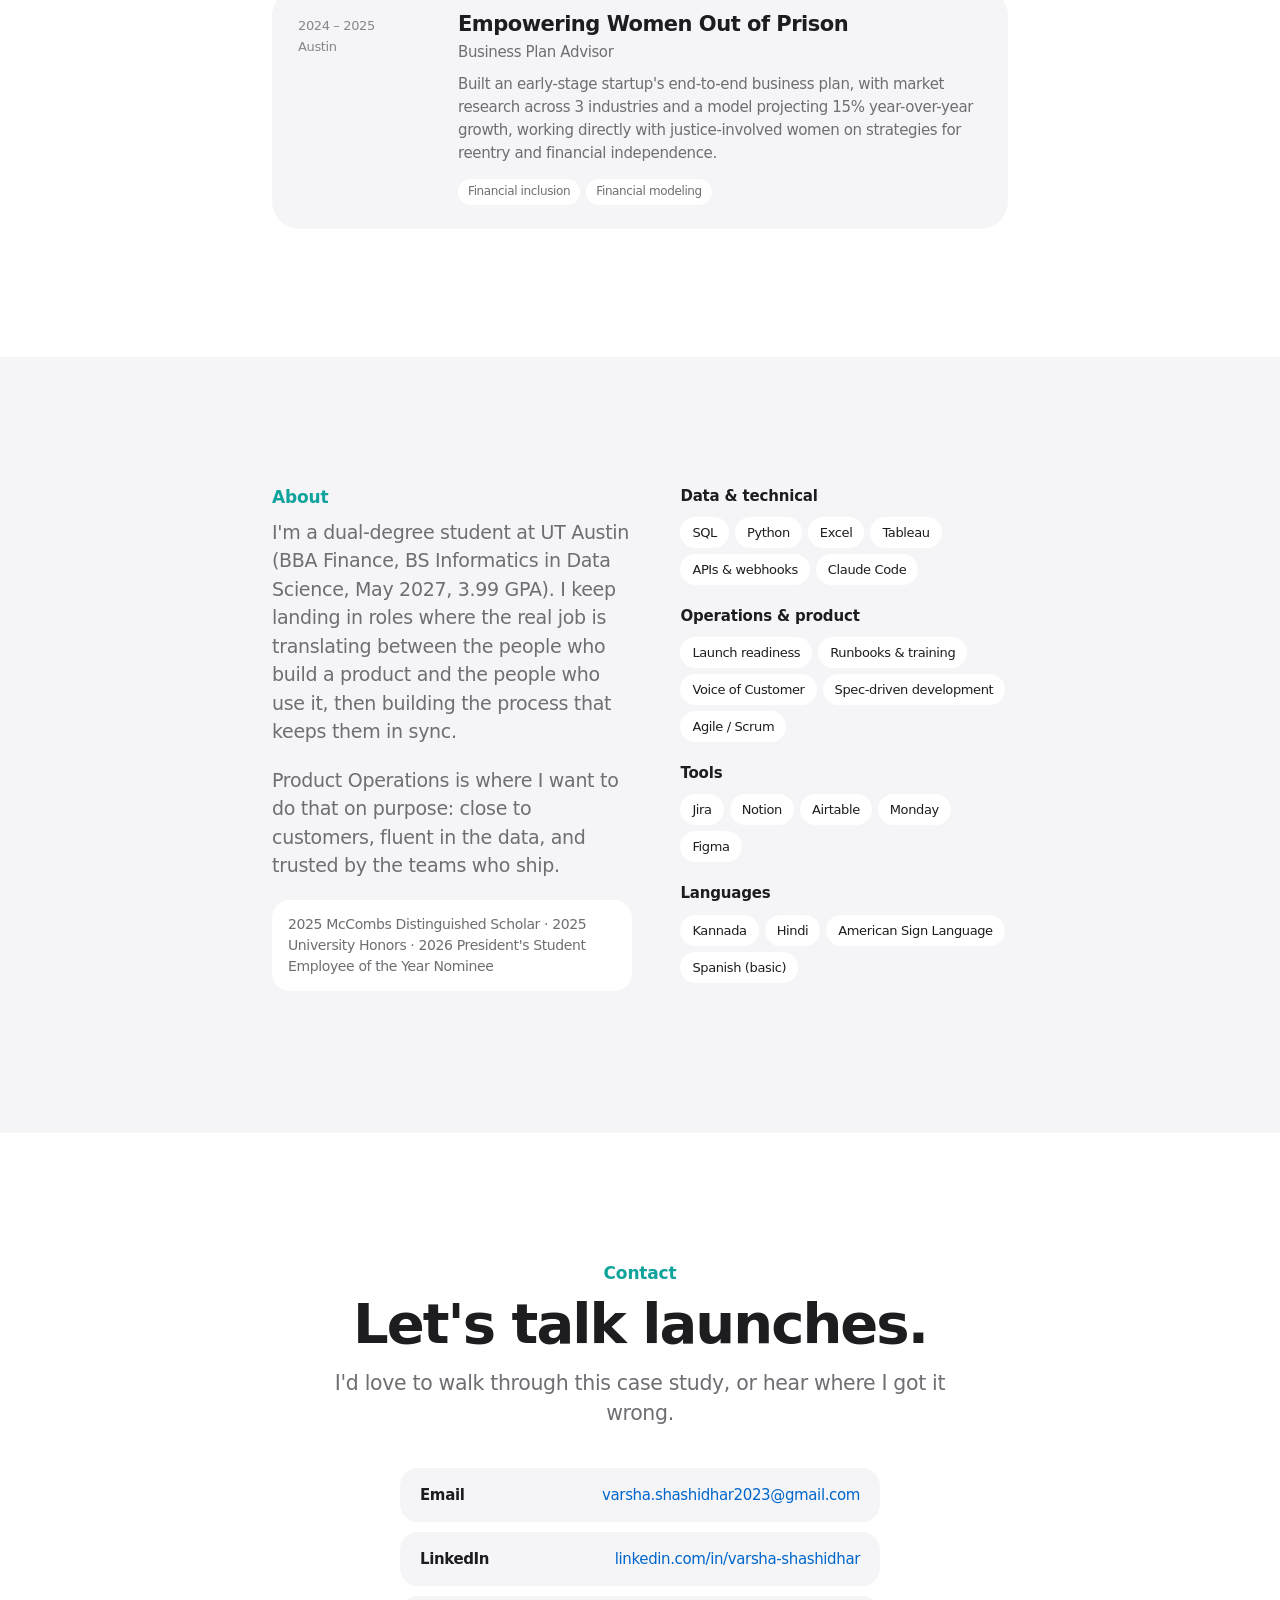
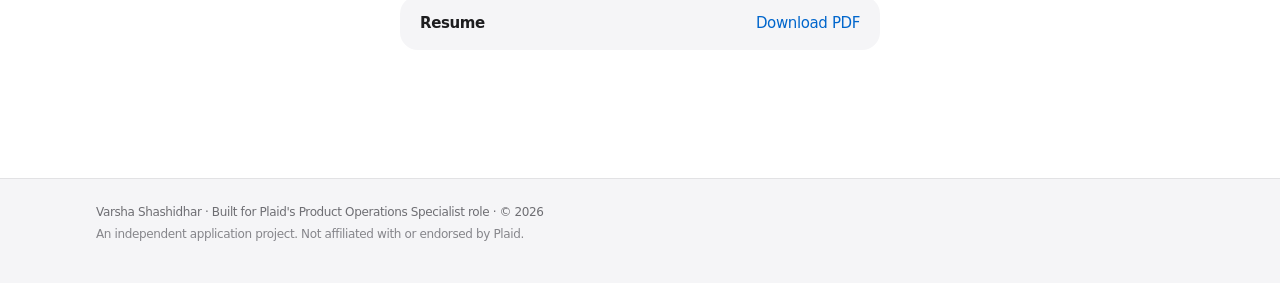
<file: plaid/index.html>
<!DOCTYPE html>
<html lang="en">
<head>
<meta charset="UTF-8">
<meta name="viewport" content="width=device-width, initial-scale=1.0">
<title>Varsha Shashidhar, Product Operations</title>
<meta name="description" content="Varsha Shashidhar: application portfolio for Plaid's Product Operations Specialist role, with a Voice-of-Customer and launch-readiness case study and interactive prototype.">
<meta name="robots" content="noindex, nofollow">
<meta name="theme-color" content="#ffffff" media="(prefers-color-scheme: light)">
<meta name="theme-color" content="#000000" media="(prefers-color-scheme: dark)">
<link rel="stylesheet" href="styles.css">
</head>
<body>

<a class="skip" href="#case-study">Skip to case study</a>

<nav class="nav" id="nav">
  <div class="nav-inner">
    <a href="#top" class="nav-name"><span class="nav-mark" aria-hidden="true"></span>Varsha Shashidhar</a>
    <button class="nav-toggle" id="navToggle" aria-label="Toggle menu" aria-expanded="false">
      <span></span><span></span><span></span>
    </button>
    <ul class="nav-links" id="navLinks">
      <li><a href="#case-study">Case study</a></li>
      <li><a href="#prototype">Prototype</a></li>
      <li><a href="#why-plaid">Why Plaid</a></li>
      <li><a href="#experience">Experience</a></li>
      <li><a href="#contact">Contact</a></li>
      <li><a href="assets/Varsha_Shashidhar_Resume.pdf" class="nav-cta" download>Resume</a></li>
    </ul>
  </div>
  <div class="progress" id="progress" aria-hidden="true"></div>
</nav>

<header class="hero" id="top">
  <div class="hero-inner">
    <h1>I turn <em>frontline signal</em> into <em>launch-ready</em> products.</h1>
    <p class="hero-sub">I'm Varsha Shashidhar, a Finance and Data Science student at UT Austin. At JPMorgan I designed an agentic fintech workflow, triaged issues across 300+ deals, and rebuilt workflows for compliance. Below is how I'd run a Voice-of-Customer and launch-readiness loop for a Plaid product, with a prototype you can click through.</p>
    <div class="hero-cta">
      <a href="#case-study" class="btn btn-primary">Read the case study</a>
      <a href="#prototype" class="btn btn-secondary">Try the prototype</a>
      <a href="https://www.linkedin.com/in/varsha-shashidhar" class="btn btn-ghost" target="_blank" rel="noopener">LinkedIn <span class="chev" aria-hidden="true">›</span></a>
    </div>

    <dl class="stats">
      <div class="stat">
        <dt>83%</dt>
        <dd>faster banker deal task after I designed an agentic fintech workflow at JPMorgan (~2 hrs → 20 min)</dd>
      </div>
      <div class="stat">
        <dt>300+</dt>
        <dd>deals analyzed to triage user-reported issues and shape a platform roadmap</dd>
      </div>
      <div class="stat">
        <dt>100%</dt>
        <dd>policy compliance after restructuring 3 deal workflows to reduce operational risk</dd>
      </div>
      <div class="stat">
        <dt>+40%</dt>
        <dd>scheduling efficiency after I trained 35 staff on a newly rolled-out booking platform</dd>
      </div>
    </dl>
  </div>
</header>

<main>

  <!-- ===================== CASE STUDY ===================== -->
  <section class="section" id="case-study">
    <div class="section-inner wide">
      <div class="cs-header centered">
        <p class="kicker">Case study · Product operations</p>
        <h2 class="display">From ticket to roadmap. <span class="dim">Every question makes the next launch smoother.</span></h2>
        <p class="lede">Every support conversation about a new product holds a signal: a missing doc, a confusing API response, a tooling gap. Most of it gets resolved one ticket at a time and then disappears. What if every ticket made the next launch smoother?</p>
      </div>

      <div class="tldr">
        <div class="tldr-item">
          <span class="tldr-label">Problem</span>
          <p>Frontline teams solve the same new-product questions over and over, and Product hears about them as anecdotes. The <em>pattern</em> (how many customers, which step, what it costs) is lost, so readiness gaps repeat at the next launch.</p>
        </div>
        <div class="tldr-item">
          <span class="tldr-label">Bet</span>
          <p>Capture structured pain-point tags at the moment of resolution with near-zero friction, quantify them in SQL, and hand PMs a brief plus a readiness checklist that turns each pattern into a fix before GA.</p>
        </div>
        <div class="tldr-item">
          <span class="tldr-label">How we'd know</span>
          <p>Fewer repeat tickets per active customer after a gap is closed, faster time-to-resolution for newly launched products, and more support engineers resolving issues without escalating.</p>
        </div>
      </div>

      <div class="cs-body">
        <aside class="cs-toc" aria-label="Case study sections">
          <ol>
            <li><a href="#cs-context">Context</a></li>
            <li><a href="#cs-problem">Problem &amp; users</a></li>
            <li><a href="#cs-why-now">Why now</a></li>
            <li><a href="#prototype">Solution &amp; prototype</a></li>
            <li><a href="#cs-metrics">Metrics</a></li>
            <li><a href="#cs-rollout">Beta → GA strategy</a></li>
            <li><a href="#cs-risks">Risks &amp; open questions</a></li>
          </ol>
        </aside>

        <div class="cs-content">
          <article class="cs-block" id="cs-context">
            <span class="cs-num">01</span>
            <h3>Context</h3>
            <p>Plaid's customers are developers building financial products on top of its APIs, and when a new product or feature ships, Customer Engineering and Support (CES) is where they turn first. Product Operations sits between CES and the product teams: it makes sure the docs, tooling, and training are ready before launch, and that what CES learns after launch gets back to Product as evidence, not anecdotes.</p>
            <p>For this case study I picture a payments-risk product in early access (think Signal) and walk it from beta toward general availability. The approach applies to any product in the suite.</p>
          </article>

          <article class="cs-block" id="cs-problem">
            <span class="cs-num">02</span>
            <h3>Problem &amp; users</h3>
            <p>Early on, the same handful of questions dominates the queue: why a score came back the way it did, why a rule isn't taking effect, which webhook fires when. Each one gets solved by a skilled engineer, but the fix lives in a single thread. Nobody has the time to count them, so they never become a roadmap input.</p>

            <div class="personas">
              <div class="persona" style="--c: var(--p-teal)">
                <span class="persona-role">Support engineer</span>
                <p class="persona-need">"I've answered this exact question four times this week. I <em>know</em> there's a gap in the docs, but filing it is another job."</p>
                <p class="persona-pain">Pain: repeated work, no runbook, escalations to engineering.</p>
              </div>
              <div class="persona" style="--c: var(--p-blue)">
                <span class="persona-role">Product manager</span>
                <p class="persona-need">"I hear 'customers are confused' in standups, but I can't prioritize against a feeling."</p>
                <p class="persona-pain">Pain: feedback without volume, cost, or customer names.</p>
              </div>
              <div class="persona" style="--c: var(--p-green)">
                <span class="persona-role">Developer customer</span>
                <p class="persona-need">"I'm about to go live and I can't explain this result to my risk team."</p>
                <p class="persona-pain">Pain: slower integrations, lower trust in a new product.</p>
              </div>
            </div>
          </article>

          <article class="cs-block" id="cs-why-now">
            <span class="cs-num">03</span>
            <h3>Why now</h3>
            <ul class="checks">
              <li><strong>The product surface is widening.</strong> As Plaid expands into credit, payments, and fraud prevention, each launch adds new concepts customers must learn, and new ways for support to get stuck.</li>
              <li><strong>Risk products demand explainability.</strong> When a customer's money movement or credit decision depends on a score, "why" questions aren't nice-to-haves; they block go-live.</li>
              <li><strong>Every ticket is already data.</strong> The tags, timestamps, and resolutions exist. A light layer of structure is what turns them into a Voice-of-Customer program PMs can rely on.</li>
            </ul>
          </article>
        </div>
      </div>
    </div>
  </section>

  <!-- ===================== PROTOTYPE ===================== -->
  <section class="section section-canvas" id="prototype">
    <div class="section-inner wide">
      <div class="cs-header centered">
        <p class="kicker"><span class="cs-num inline">04</span> · Solution &amp; interactive prototype</p>
        <h2 class="display">One ticket. <span class="dim">Three views.</span></h2>
        <p class="lede">Follow a single customer question through the loop. Resolve it as the support engineer, then switch roles to see how Product Ops quantifies the pattern and how the PM gets a brief and a readiness checklist. All data shown is illustrative.</p>
      </div>

      <div class="proto" id="proto">
        <div class="proto-tabs" role="tablist" aria-label="Prototype roles">
          <button role="tab" class="proto-tab active" aria-selected="true" aria-controls="pane-support" id="tab-support" data-pane="support">
            <span class="tab-dot" style="background: var(--p-teal)"></span>Support engineer
          </button>
          <button role="tab" class="proto-tab" aria-selected="false" aria-controls="pane-ops" id="tab-ops" data-pane="ops">
            <span class="tab-dot" style="background: var(--p-blue)"></span>Product Ops · VoC <span class="badge" id="opsBadge" hidden>+1</span>
          </button>
          <button role="tab" class="proto-tab" aria-selected="false" aria-controls="pane-pm" id="tab-pm" data-pane="pm">
            <span class="tab-dot" style="background: var(--p-green)"></span>PM · Brief &amp; readiness <span class="badge" id="pmBadge" hidden>1</span>
          </button>
          <button class="proto-reset" id="protoReset" type="button">Reset</button>
        </div>

        <!-- Support engineer -->
        <div class="proto-pane active" role="tabpanel" id="pane-support" aria-labelledby="tab-support">
          <div class="app">
            <div class="app-layers queue">
              <p class="app-title">Queue · Signal (beta)</p>
              <ul>
                <li class="queue-item selected">
                  <span class="queue-sub">High risk score on a long-tenured user</span>
                  <span class="queue-meta">Lending app · 12m ago</span>
                  <span class="queue-tag" id="queueTag" hidden></span>
                </li>
                <li class="queue-item">
                  <span class="queue-sub">Rule saved but not applied</span>
                  <span class="queue-meta">Payroll platform · 40m ago</span>
                </li>
                <li class="queue-item">
                  <span class="queue-sub">Which webhook fires on return?</span>
                  <span class="queue-meta">Neobank · 1h ago</span>
                </li>
                <li class="queue-item">
                  <span class="queue-sub">Sandbox scores look random</span>
                  <span class="queue-meta">Marketplace · 2h ago</span>
                </li>
              </ul>
            </div>
            <div class="app-ticket">
              <div class="ticket">
                <div class="ticket-head">
                  <h4>High risk score on a long-tenured user</h4>
                  <span class="ticket-id">#48213</span>
                </div>
                <p class="ticket-from">From a developer at a lending app · Production</p>
                <p class="ticket-body">"We're seeing a high return-risk score on an ACH debit for a user who has been with us for two years with no returns. Our risk team wants to know which factors drove it before we decline. Is there a way to see that from the API?"</p>
                <div class="ticket-meta">
                  <span>product: signal</span><span>env: production</span><span>request_id: 7Fq…a21</span>
                </div>
              </div>
            </div>
            <div class="app-props">
              <p class="app-title">Resolve</p>
              <div class="prop"><span>Escalate to eng?</span><strong class="muted" id="propEscalate">Not yet</strong></div>
              <div class="prop"><span>Pain-point tag</span><strong class="muted" id="propTag">None</strong></div>
              <p class="start-hint" id="startHint">Start here ↓</p>
              <button class="detach-btn tag-btn" id="tagBtn" type="button">Tag pain point <kbd>T</kbd></button>

              <div class="popover" id="popover" hidden>
                <p class="pop-title">What's behind this ticket?</p>
                <p class="pop-sub">One click. Feeds the Signal VoC dashboard.</p>
                <div class="chips" id="reasonChips">
                  <button type="button" class="chip" data-reason="Score explainability">Score explainability</button>
                  <button type="button" class="chip" data-reason="Rule configuration">Rule configuration</button>
                  <button type="button" class="chip" data-reason="Webhook timing">Webhook timing</button>
                  <button type="button" class="chip" data-reason="Docs gap">Docs gap</button>
                </div>
                <div class="pop-actions">
                  <button type="button" class="link-btn" id="skipBtn">Skip and resolve</button>
                </div>
              </div>

              <p class="toast" id="toast" role="status" hidden></p>
            </div>

            <section class="sheet" id="runbook" aria-label="Suggested runbook" hidden>
              <button type="button" class="sheet-handle" id="sheetHandle" aria-expanded="true" aria-controls="sheetBody">
                <span class="sheet-grabber" aria-hidden="true"></span>
                <span class="sheet-title"><strong>Suggested runbook</strong><span id="sheetTag"></span></span>
              </button>
              <div class="sheet-body" id="sheetBody">
                <ol id="runbookSteps"></ol>
                <p class="sheet-hint">Drag or flick the handle. Tap to expand or collapse.</p>
              </div>
            </section>
          </div>
          <p class="proto-note"><strong>Design choice:</strong> tagging happens at resolution, in one click, and it pays the engineer back immediately: the matching runbook rises as a sheet they can flick away or pull up. Structure is a by-product of doing the job, not an extra form.</p>
        </div>

        <!-- Product Ops -->
        <div class="proto-pane" role="tabpanel" id="pane-ops" aria-labelledby="tab-ops" hidden>
          <div class="owner">
            <div class="owner-list">
              <div class="owner-head">
                <p class="app-title">Pain points · Signal (beta)</p>
                <span class="muted small">Last 30 days</span>
              </div>
              <ul id="gapList"></ul>
            </div>
            <div class="owner-detail" id="ownerDetail">
              <p class="app-title" id="detailLabel">Top pain point</p>
              <h4 id="gapTitle">Score explainability</h4>
              <p class="muted small" id="gapMeta"></p>
              <div class="kpis">
                <div class="kpi"><b id="kpiTickets">0</b><span>tickets</span></div>
                <div class="kpi"><b id="kpiCustomers">0</b><span>customers</span></div>
                <div class="kpi"><b id="kpiTtr">0</b><span>median hrs to resolve</span></div>
              </div>
              <div class="insight">
                <span class="insight-label">What customers are asking</span>
                <p id="gapInsight"></p>
              </div>
              <div class="owner-actions">
                <button type="button" class="btn btn-primary small" id="sendBtn">Send brief to PM</button>
                <button type="button" class="btn btn-ghost small" id="sqlBtn" aria-expanded="false">Show SQL</button>
              </div>
              <div class="sql" id="sqlBlock" hidden>
<pre><code id="sqlCode"></code></pre>
              </div>
              <p class="toast inline" id="sendToast" role="status" hidden></p>
            </div>
          </div>
          <p class="proto-note"><strong>Design choice:</strong> pain points are ranked by customers affected and time to resolve, not raw ticket count, so one noisy account can't drown out a pattern hitting ten. The query is one click away, so any number can be checked.</p>
        </div>

        <!-- PM -->
        <div class="proto-pane" role="tabpanel" id="pane-pm" aria-labelledby="tab-pm" hidden>
          <div class="pm">
            <div class="brief" id="brief">
              <p class="brief-empty" id="briefEmpty">No brief yet. Send one from the Product Ops view.</p>
              <div id="briefBody" hidden>
                <p class="app-title">Insight brief · from Product Ops</p>
                <h4 id="briefTitle"></h4>
                <p class="muted small" id="briefMeta"></p>
                <div class="brief-sec">
                  <span class="insight-label">Evidence</span>
                  <ul id="briefEvidence"></ul>
                </div>
                <div class="brief-sec">
                  <span class="insight-label">In their words</span>
                  <p class="brief-quote" id="briefQuote"></p>
                </div>
                <div class="brief-sec">
                  <span class="insight-label">Recommendation</span>
                  <p id="briefRec"></p>
                </div>
              </div>
            </div>
            <div class="ready">
              <p class="app-title">GA readiness · Signal</p>
              <span class="muted small" id="readyCount">0 of 5 complete</span>
              <div class="ready-bar"><i id="readyBar"></i></div>
              <div id="readyList"></div>
              <p class="gate" id="gate">GA gate: blocked on open readiness items</p>
            </div>
          </div>
          <p class="proto-note"><strong>Design choice:</strong> the brief comes with a checklist, not just a request. Each fix lands with its doc, runbook, and training owner attached, so the next customer gets the answer before they need to ask.</p>
        </div>
      </div>
    </div>
  </section>

  <!-- ===================== CASE STUDY (cont.) ===================== -->
  <section class="section" id="cs-rest">
    <div class="section-inner wide">
      <div class="cs-body">
        <div class="cs-toc spacer" aria-hidden="true"></div>
        <div class="cs-content">
          <article class="cs-block" id="cs-metrics">
            <span class="cs-num">05</span>
            <h3>Metrics</h3>
            <p class="muted">Hypotheses I'd validate against real baselines before setting targets.</p>
            <div class="metrics">
              <div class="metric north">
                <span class="metric-type">North star</span>
                <p class="metric-name">Repeat tickets per active customer, after a gap closes</p>
                <p class="metric-desc">For each pain point that shipped a fix, how many new tickets on it per integrated customer. If the loop works, this falls and stays down.</p>
              </div>
              <div class="metric">
                <span class="metric-type">Input</span>
                <p class="metric-name">Tag capture rate</p>
                <p class="metric-desc">% of resolved tickets with a pain-point tag. Tells us whether tagging is light enough to use.</p>
              </div>
              <div class="metric">
                <span class="metric-type">Input</span>
                <p class="metric-name">Signal → brief time</p>
                <p class="metric-desc">Days from a pattern crossing threshold to a brief in a PM's hands.</p>
              </div>
              <div class="metric">
                <span class="metric-type">Outcome</span>
                <p class="metric-name">Self-serve resolution rate</p>
                <p class="metric-desc">% of tickets on a new product resolved without an engineering escalation.</p>
              </div>
              <div class="metric guard">
                <span class="metric-type">Guardrail</span>
                <p class="metric-name">Support engineer time &amp; customer satisfaction</p>
                <p class="metric-desc">Handle time and CSAT on tagged tickets. The program fails if structure slows resolution or customers feel it.</p>
              </div>
            </div>
          </article>

          <article class="cs-block" id="cs-rollout">
            <span class="cs-num">06</span>
            <h3>Beta → GA support strategy</h3>
            <ol class="phases">
              <li>
                <span class="phase-tag">Early access · Listen</span>
                <p><strong>Seed the taxonomy before launch.</strong> Work with the PM and engineers to list the five questions we expect, write first-draft runbooks for each, and run a short enablement session so CES isn't learning the product from customers.</p>
              </li>
              <li>
                <span class="phase-tag">Beta · Quantify</span>
                <p><strong>Tag, count, and brief weekly.</strong> Turn on one-click tagging for the product queue, review the dashboard with the PM every week, and close the top two gaps with doc or tooling fixes before expanding access.</p>
              </li>
              <li>
                <span class="phase-tag">GA · Gate and scale</span>
                <p><strong>Readiness as a launch gate.</strong> GA ships when docs, runbooks, macros, training, and dashboards are checked off. After launch, the same loop becomes the product's standing Voice-of-Customer program.</p>
              </li>
            </ol>
          </article>

          <article class="cs-block" id="cs-risks">
            <span class="cs-num">07</span>
            <h3>Risks &amp; open questions</h3>
            <div class="two-col">
              <div>
                <h4 class="mini">Tradeoffs I'd watch</h4>
                <ul class="plain">
                  <li><strong>Tag drift.</strong> A taxonomy that grows unchecked becomes noise. Keep it to a handful per product and retire tags as gaps close.</li>
                  <li><strong>Volume isn't impact.</strong> Weight by customers affected, go-live blockers, and escalations, not ticket count alone.</li>
                  <li><strong>Brief fatigue.</strong> PMs should get few, well-evidenced briefs, on a predictable cadence.</li>
                  <li><strong>Sensitive data.</strong> Ticket text can include end-user financial details; quotes in briefs must be scrubbed.</li>
                </ul>
              </div>
              <div>
                <h4 class="mini">Questions I'd bring to the team</h4>
                <ul class="plain">
                  <li>Where does ticket tagging live today, and what is already captured that I could build on rather than replace?</li>
                  <li>How do PMs prefer to receive customer evidence, and what made past feedback land (or not)?</li>
                  <li>Which readiness items have most often been missing at launch?</li>
                  <li>How should this connect to Product Marketing's launch checklist so there's one source of truth?</li>
                </ul>
              </div>
            </div>
            <p class="disclaimer">Built from public information about Plaid's products and the job description. All numbers in the prototype are illustrative, assumptions are labeled, and I'd love to pressure-test them with the people who run CES today.</p>
          </article>
        </div>
      </div>
    </div>
  </section>

  <!-- ===================== WHY PLAID ===================== -->
  <section class="section section-alt" id="why-plaid">
    <div class="section-inner">
      <p class="kicker">Why Plaid</p>
      <h2 class="display sm">I've been on the inside of the systems Plaid connects to. <span class="dim">Now I want to help build the bridge.</span></h2>
      <div class="prose">
        <p>At JPMorgan I worked on a deal platform where every workflow change had to clear compliance and every new feature had to be learned by bankers who were already busy. The features that stuck weren't the cleverest ones; they were the ones that arrived with the right docs, the right training, and an answer to "why did it do that?" I spent my summers in exactly that seam: triaging issues across 300+ deals, writing specs and acceptance criteria with engineers, and restructuring workflows when policy changed.</p>
        <p>Plaid is the layer that lets developers build on top of institutions like that one, and its mission, unlocking financial freedom for everyone, is the reason I study finance and data science together. Product Operations is where I can do what I'm best at: listen closely to the people using a product, prove what they need with data, and make sure the next launch is smoother than the last.</p>
      </div>
      <div class="fit">
        <div class="fit-row"><span class="fit-ask">"Drive product launch readiness"</span><span class="fit-me">Restructured 3 deal workflows at JPMorgan to reach 100% compliance with new policy; led the rollout of a new booking platform to 35 staff, lifting scheduling efficiency 40%.</span></div>
        <div class="fit-row"><span class="fit-ask">"Empower internal teams" with guides and training</span><span class="fit-me">Ran 6 custom Tableau workshops to build data fluency; built a CRM and outreach pipeline for 10,000+ contacts and the operating processes behind it.</span></div>
        <div class="fit-row"><span class="fit-ask">"Bridge customer insights to product strategy"</span><span class="fit-me">Triaged user-reported issues across 300+ deals to inform the roadmap; ran 15+ user interviews that lifted prototype task completion 30%.</span></div>
        <div class="fit-row"><span class="fit-ask">"Proficiency with SQL" and data-backed recommendations</span><span class="fit-me">SQL, Python, and Tableau in daily use; built a reusable Python pipeline that cut per-participant analysis time 30% across 150 participants.</span></div>
        <div class="fit-row"><span class="fit-ask">"Influence without authority"</span><span class="fit-me">Lead 300+ members across 10 committees as Student Board President; partnered across teams at JPMorgan to support 300+ client setups and a 27% sales lift.</span></div>
      </div>
    </div>
  </section>

  <!-- ===================== EXPERIENCE ===================== -->
  <section class="section" id="experience">
    <div class="section-inner">
      <p class="kicker">Experience</p>

      <div class="timeline">
        <div class="tl-item">
          <div class="tl-meta"><span>2025 – 2026</span><span>New York &amp; Plano</span></div>
          <div class="tl-body">
            <h3>JPMorgan Chase</h3>
            <p class="tl-role">Technical Product Management &amp; Strategy · Product Management Summer Analyst</p>
            <p>Two summers on two teams. In New York, I designed an agentic fintech workflow that cut a manual banker deal task from ~2 hours to 20 minutes (83% faster), analyzed 300+ deals to triage issues and improve visibility on an end-to-end deal platform, and restructured 3 deal workflows to stay 100% compliant with policy changes. In Plano, I delivered 3 product recommendations from company and competitor analysis and drove agile product insights that lifted sales 27% across 300+ client setups.</p>
            <div class="tags"><span>Fintech workflows</span><span>Issue triage</span><span>Compliance</span><span>Specs &amp; acceptance criteria</span></div>
          </div>
        </div>

        <div class="tl-item">
          <div class="tl-meta"><span>2024</span><span>Austin</span></div>
          <div class="tl-body">
            <h3>Viva Day Spa + Med Spa</h3>
            <p class="tl-role">Analytics Intern</p>
            <p>Led enablement for a new booking platform (Zenoti), training 35 staff and improving scheduling efficiency 40%. Ran 6 custom Tableau workshops so teams could use data in everyday decisions, and analyzed demographic trends across 14 neighborhoods to inform an expansion strategy.</p>
            <div class="tags"><span>Tool rollout</span><span>Training</span><span>Tableau</span><span>Market analysis</span></div>
          </div>
        </div>

        <div class="tl-item">
          <div class="tl-meta"><span>2024 – Now</span><span>Austin</span></div>
          <div class="tl-body">
            <h3>UT Vision, Action &amp; Cognition Lab</h3>
            <p class="tl-role">Data Analysis Research Assistant</p>
            <p>Built a reusable Python data pipeline that cut analysis time per participant 30%, and analyze eye-movement data from 150 participants and 200+ decisions to understand how people use visual cues to act.</p>
            <div class="tags"><span>Python</span><span>Data pipelines</span><span>Analysis</span></div>
          </div>
        </div>

        <div class="tl-item">
          <div class="tl-meta"><span>2023 – Now</span><span>Austin</span></div>
          <div class="tl-body">
            <h3>Kendra Scott Women's Entrepreneurial &amp; Leadership Institute</h3>
            <p class="tl-role">President, Student Board · previously Senior Program Management Associate</p>
            <p>Lead 300+ members across 10 committees. Launched a consulting initiative that raised member NPS by 20 points. Earlier, built a CRM and outreach pipeline for 10,000+ contacts, developed scalable operating processes, and grew program attendance 120% across events for 2,000+ attendees.</p>
            <div class="tags"><span>Operations</span><span>Process design</span><span>Stakeholder management</span></div>
          </div>
        </div>

        <div class="tl-item">
          <div class="tl-meta"><span>2024</span><span>Austin</span></div>
          <div class="tl-body">
            <h3>Texas Convergent</h3>
            <p class="tl-role">Build Team Design Specialist</p>
            <p>Designed a mobile app in Figma and took it to a working MVP in React Native and Firebase. Ran 15+ user interviews and tested 3 onboarding flows, raising prototype task completion 30%, and mentored 3 students on prototyping and user testing.</p>
            <div class="tags"><span>User research</span><span>Prototyping</span><span>React Native</span></div>
          </div>
        </div>

        <div class="tl-item">
          <div class="tl-meta"><span>2024 – 2025</span><span>Austin</span></div>
          <div class="tl-body">
            <h3>Empowering Women Out of Prison</h3>
            <p class="tl-role">Business Plan Advisor</p>
            <p>Built an early-stage startup's end-to-end business plan, with market research across 3 industries and a model projecting 15% year-over-year growth, working directly with justice-involved women on strategies for reentry and financial independence.</p>
            <div class="tags"><span>Financial inclusion</span><span>Financial modeling</span></div>
          </div>
        </div>
      </div>
    </div>
  </section>

  <!-- ===================== ABOUT + SKILLS ===================== -->
  <section class="section section-alt" id="about">
    <div class="section-inner">
      <div class="about-grid">
        <div>
          <p class="kicker">About</p>
          <div class="prose">
            <p>I'm a dual-degree student at UT Austin (BBA Finance, BS Informatics in Data Science, May 2027, 3.99 GPA). I keep landing in roles where the real job is translating between the people who build a product and the people who use it, then building the process that keeps them in sync.</p>
            <p>Product Operations is where I want to do that on purpose: close to customers, fluent in the data, and trusted by the teams who ship.</p>
          </div>
          <p class="honors">2025 McCombs Distinguished Scholar · 2025 University Honors · 2026 President's Student Employee of the Year Nominee</p>
        </div>
        <div class="skills">
          <div class="skills-group">
            <h4>Data &amp; technical</h4>
            <div class="pills"><span>SQL</span><span>Python</span><span>Excel</span><span>Tableau</span><span>APIs &amp; webhooks</span><span>Claude Code</span></div>
          </div>
          <div class="skills-group">
            <h4>Operations &amp; product</h4>
            <div class="pills"><span>Launch readiness</span><span>Runbooks &amp; training</span><span>Voice of Customer</span><span>Spec-driven development</span><span>Agile / Scrum</span></div>
          </div>
          <div class="skills-group">
            <h4>Tools</h4>
            <div class="pills"><span>Jira</span><span>Notion</span><span>Airtable</span><span>Monday</span><span>Figma</span></div>
          </div>
          <div class="skills-group">
            <h4>Languages</h4>
            <div class="pills"><span>Kannada</span><span>Hindi</span><span>American Sign Language</span><span>Spanish (basic)</span></div>
          </div>
        </div>
      </div>
    </div>
  </section>

  <!-- ===================== CONTACT ===================== -->
  <section class="section contact" id="contact">
    <div class="section-inner contact-inner">
      <p class="kicker">Contact</p>
      <h2 class="display">Let's talk launches.</h2>
      <p class="lede center">I'd love to walk through this case study, or hear where I got it wrong.</p>
      <div class="contact-links">
        <a href="mailto:varsha.shashidhar2023@gmail.com" class="contact-link">
          <span class="contact-label">Email</span>
          <span class="contact-value">varsha.shashidhar2023@gmail.com</span>
        </a>
        <a href="https://www.linkedin.com/in/varsha-shashidhar" class="contact-link" target="_blank" rel="noopener">
          <span class="contact-label">LinkedIn</span>
          <span class="contact-value">linkedin.com/in/varsha-shashidhar</span>
        </a>
        <a href="assets/Varsha_Shashidhar_Resume.pdf" class="contact-link" download>
          <span class="contact-label">Resume</span>
          <span class="contact-value">Download PDF</span>
        </a>
      </div>
    </div>
  </section>

</main>

<footer class="footer">
  <p>Varsha Shashidhar · Built for Plaid's Product Operations Specialist role · © 2026</p>
  <p class="footer-note">An independent application project. Not affiliated with or endorsed by Plaid.</p>
</footer>

<script src="script.js"></script>
</body>
</html>
</file>
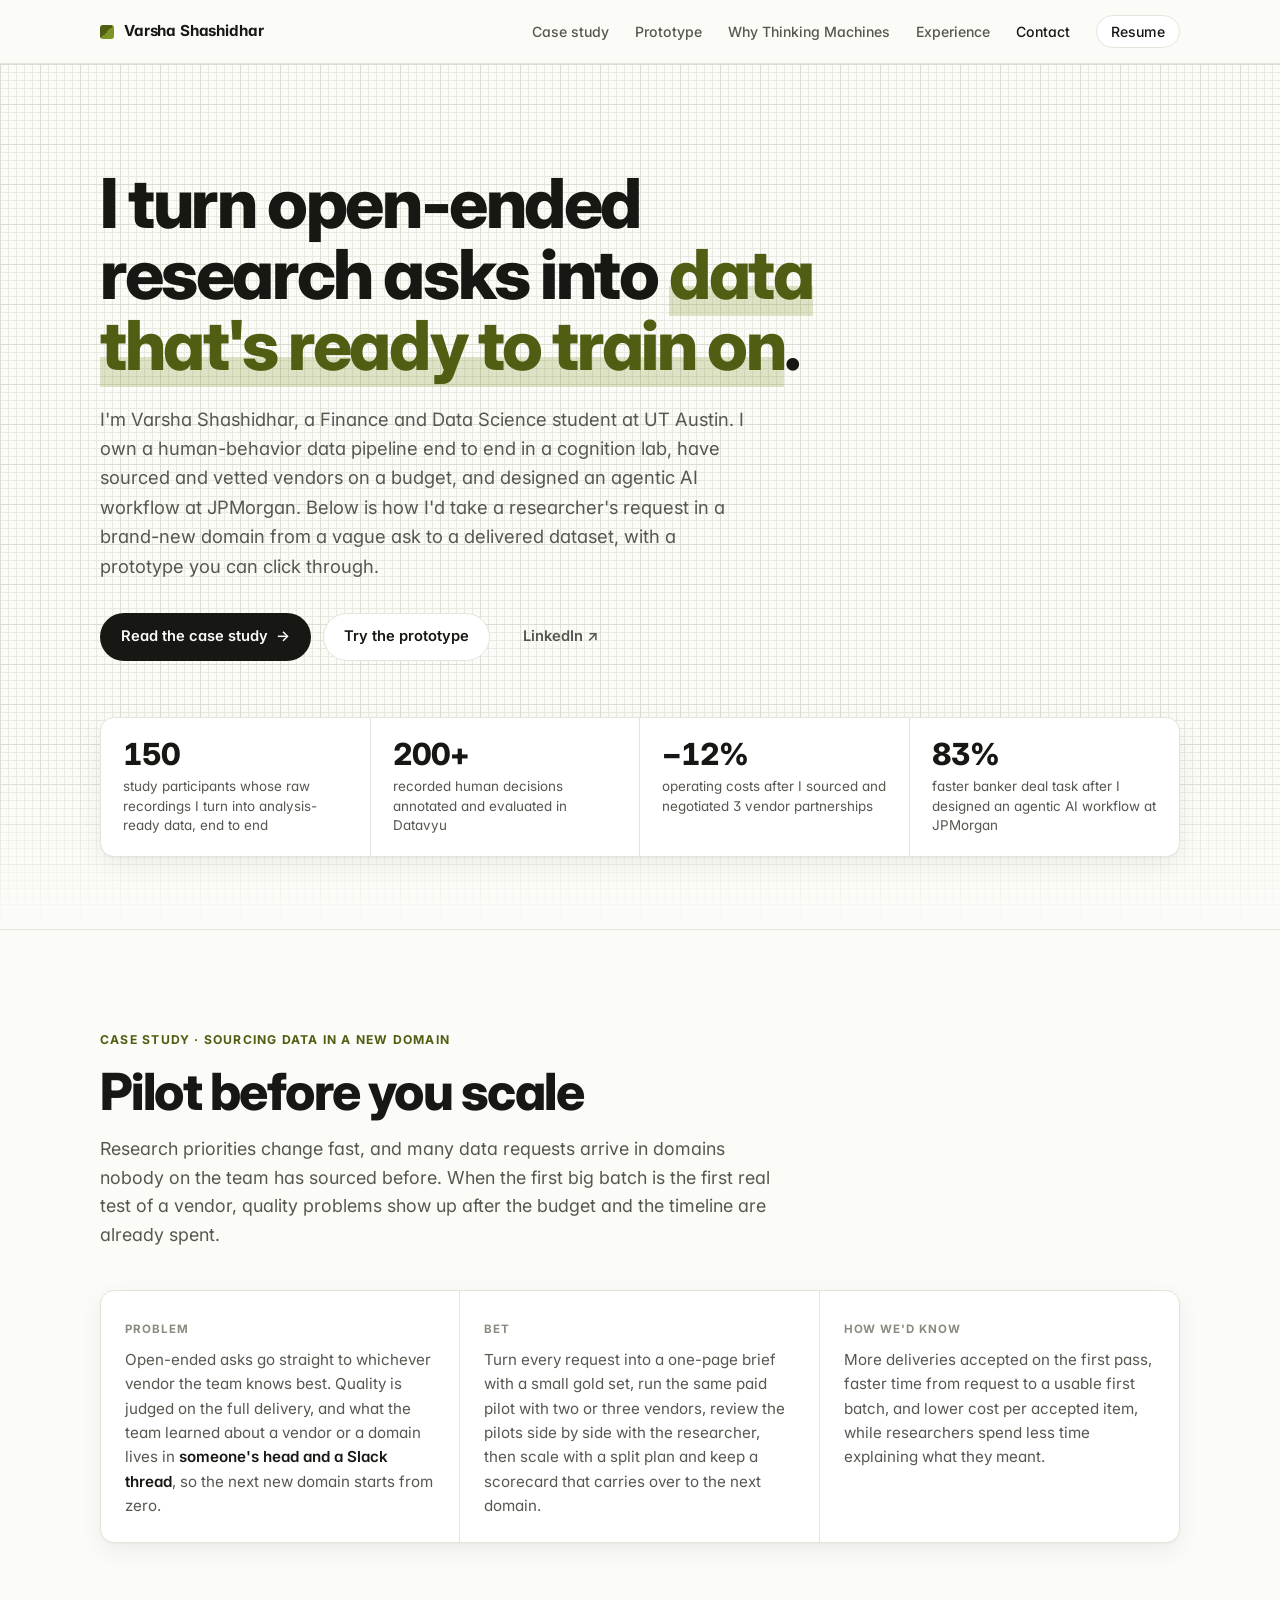
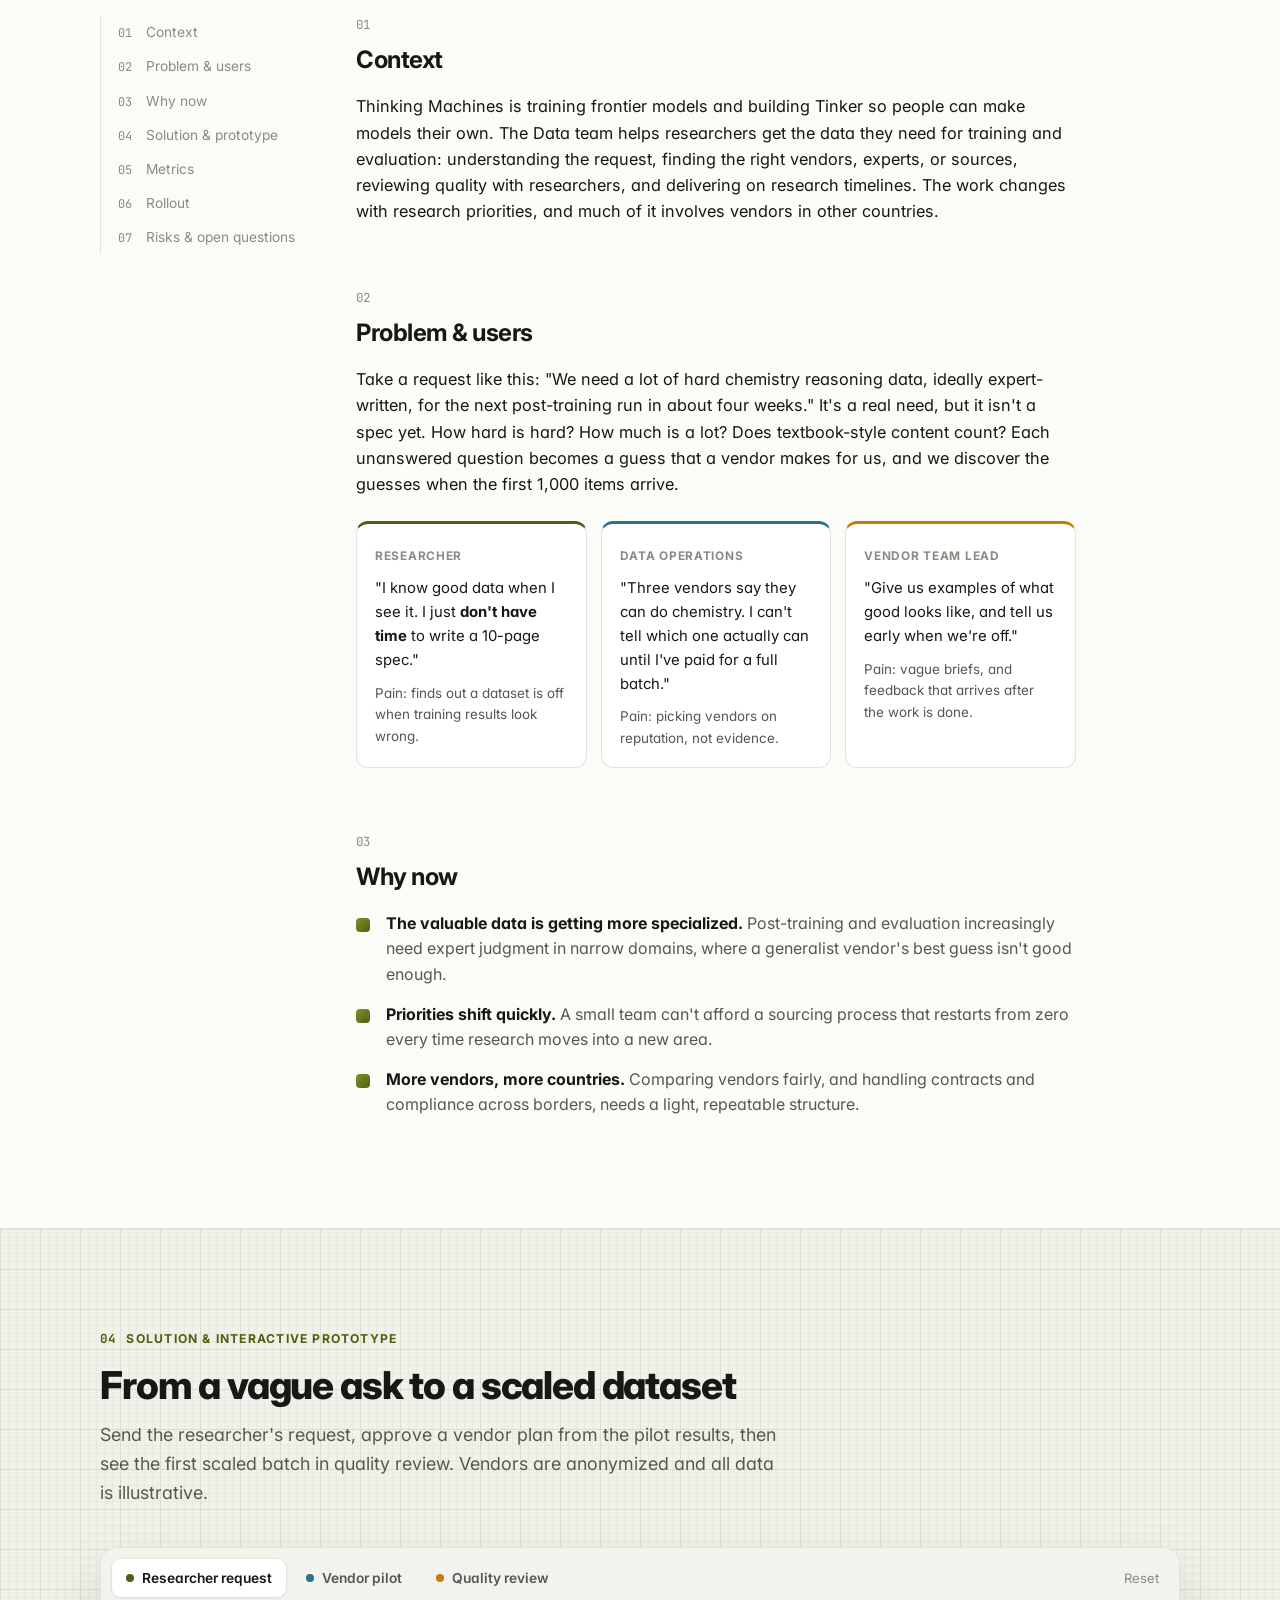
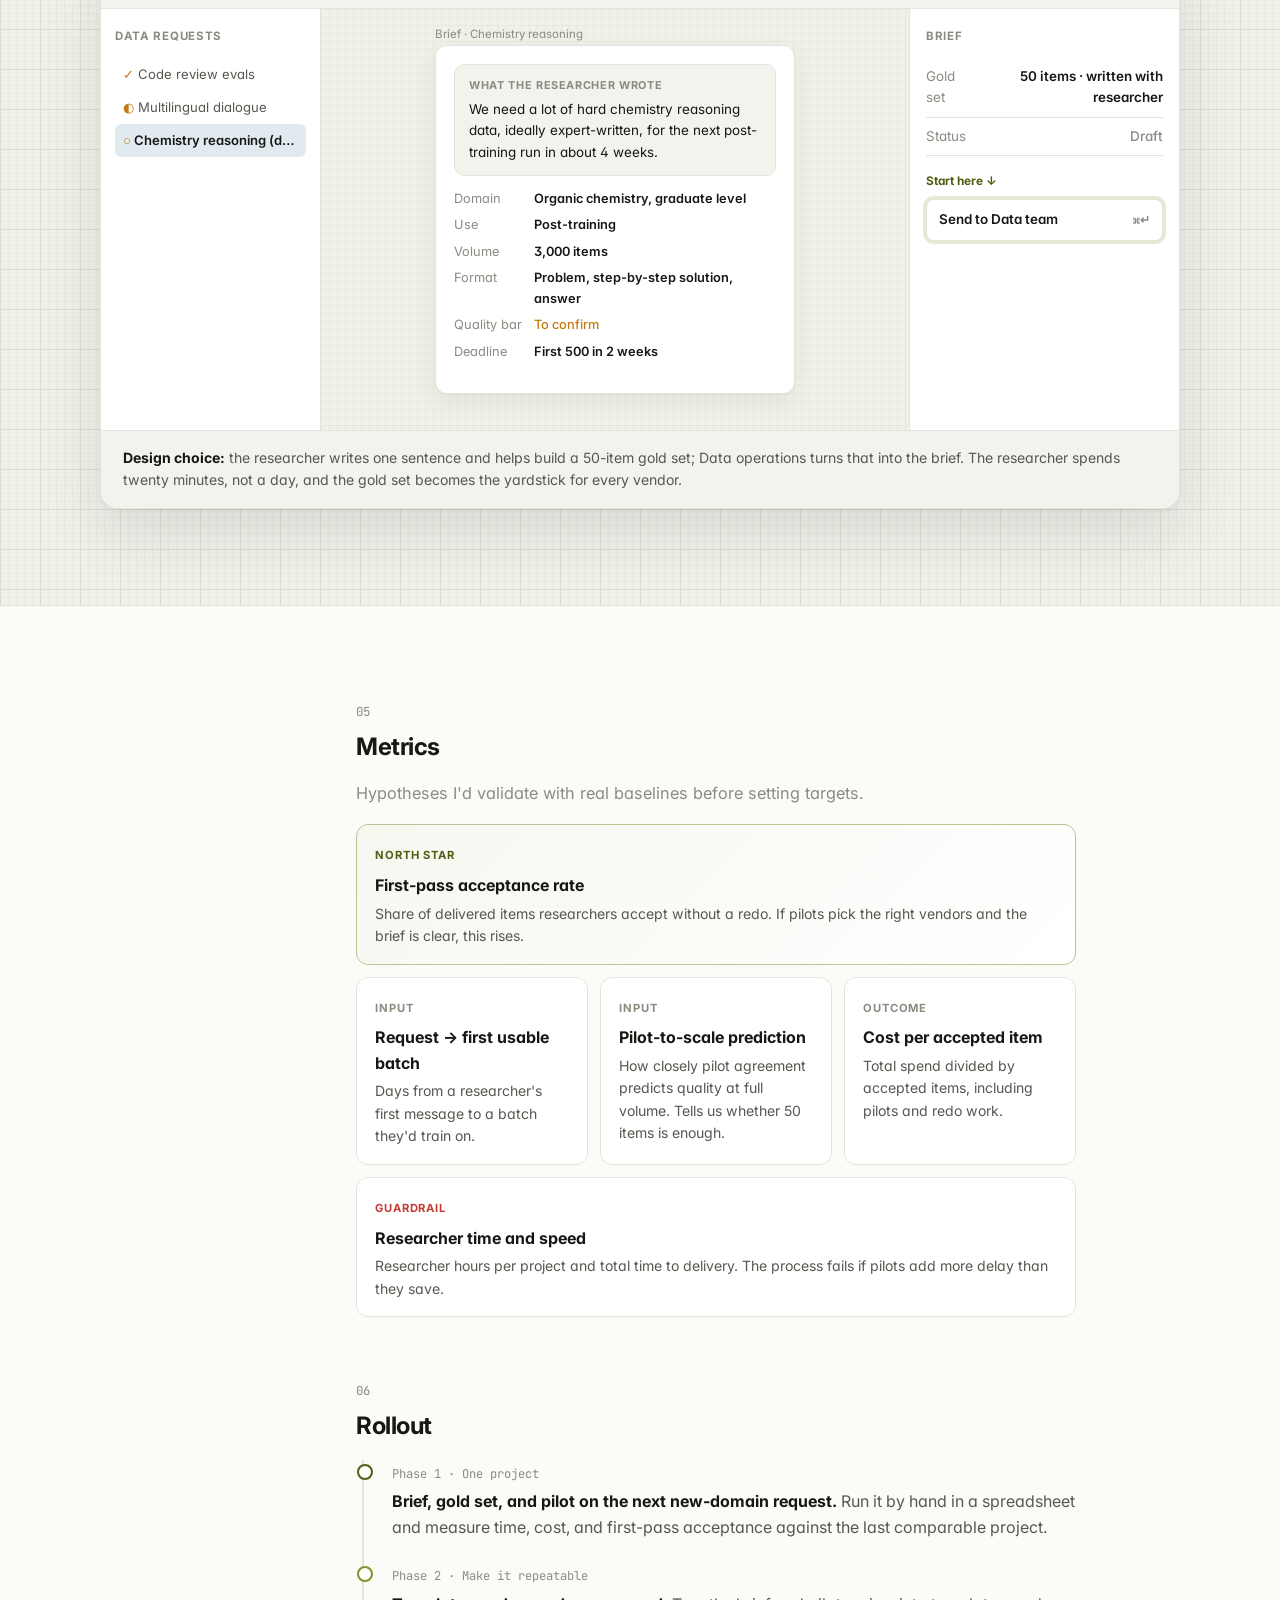
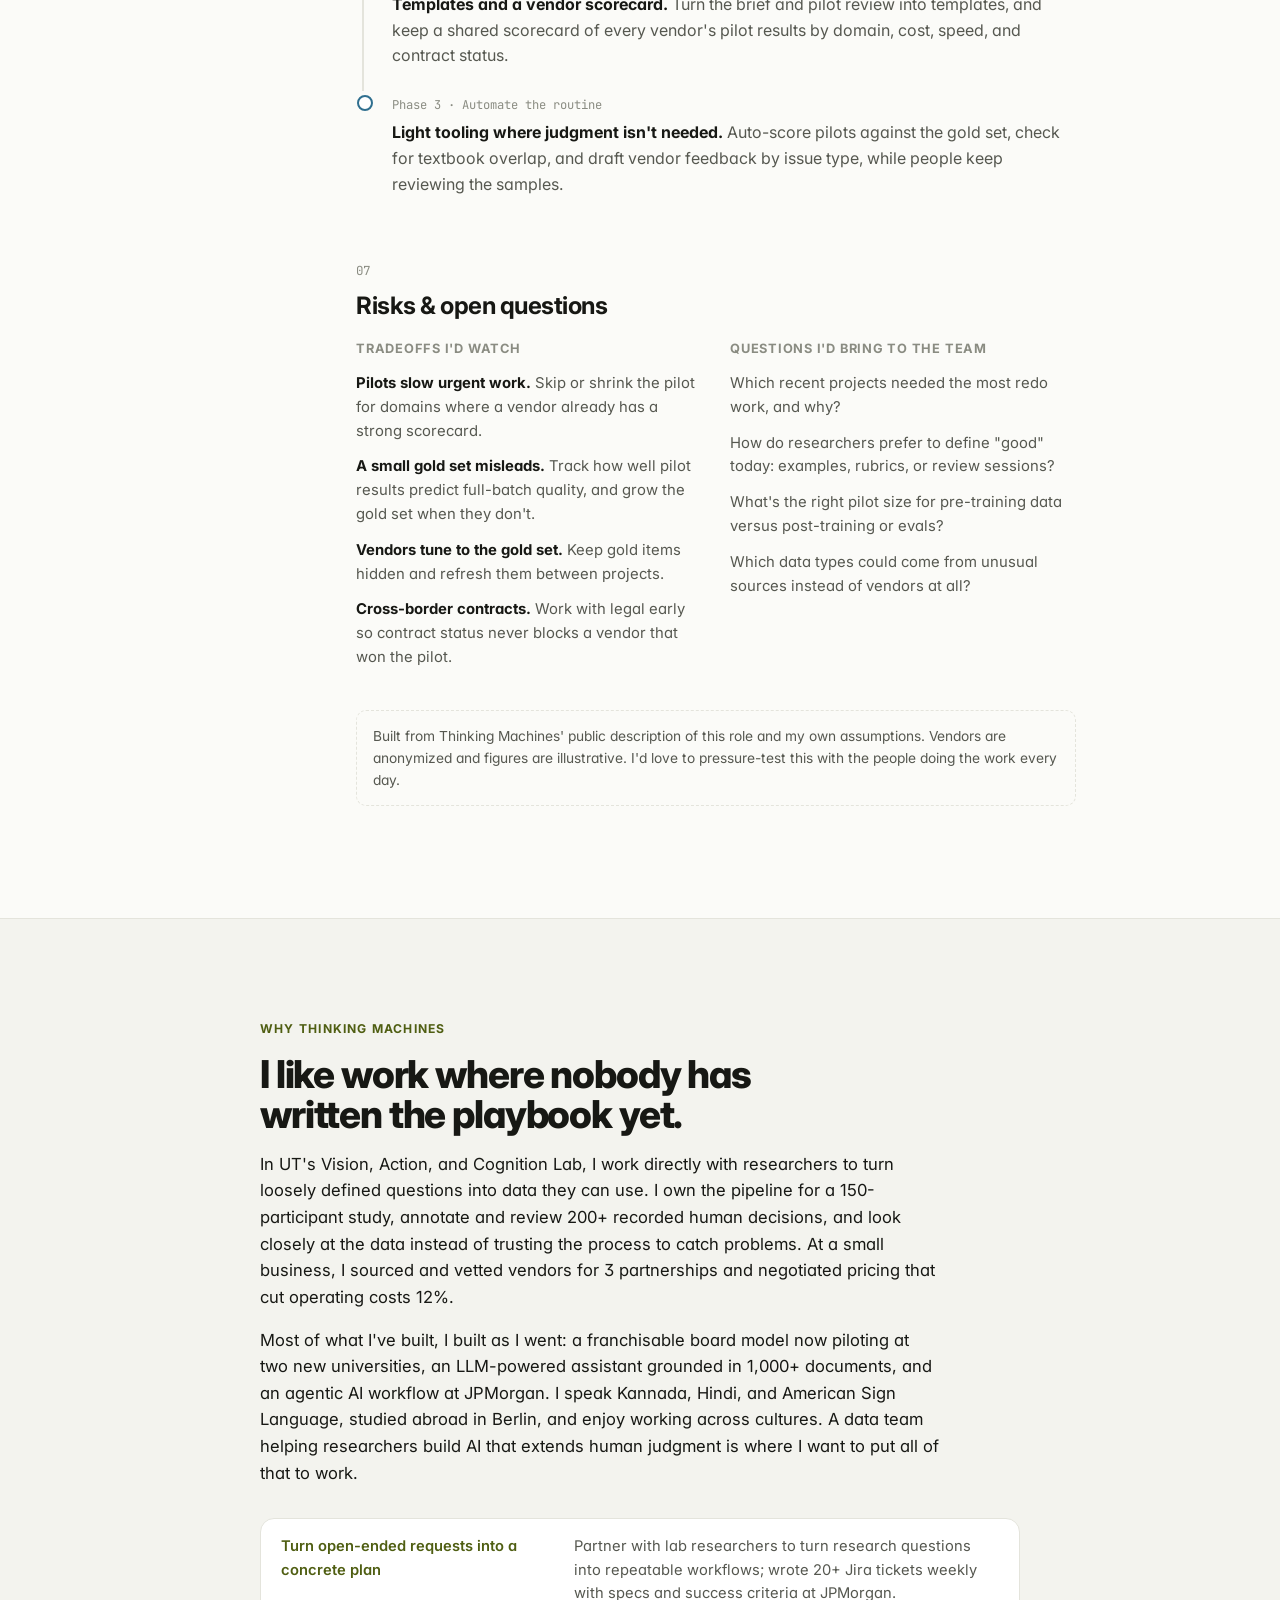
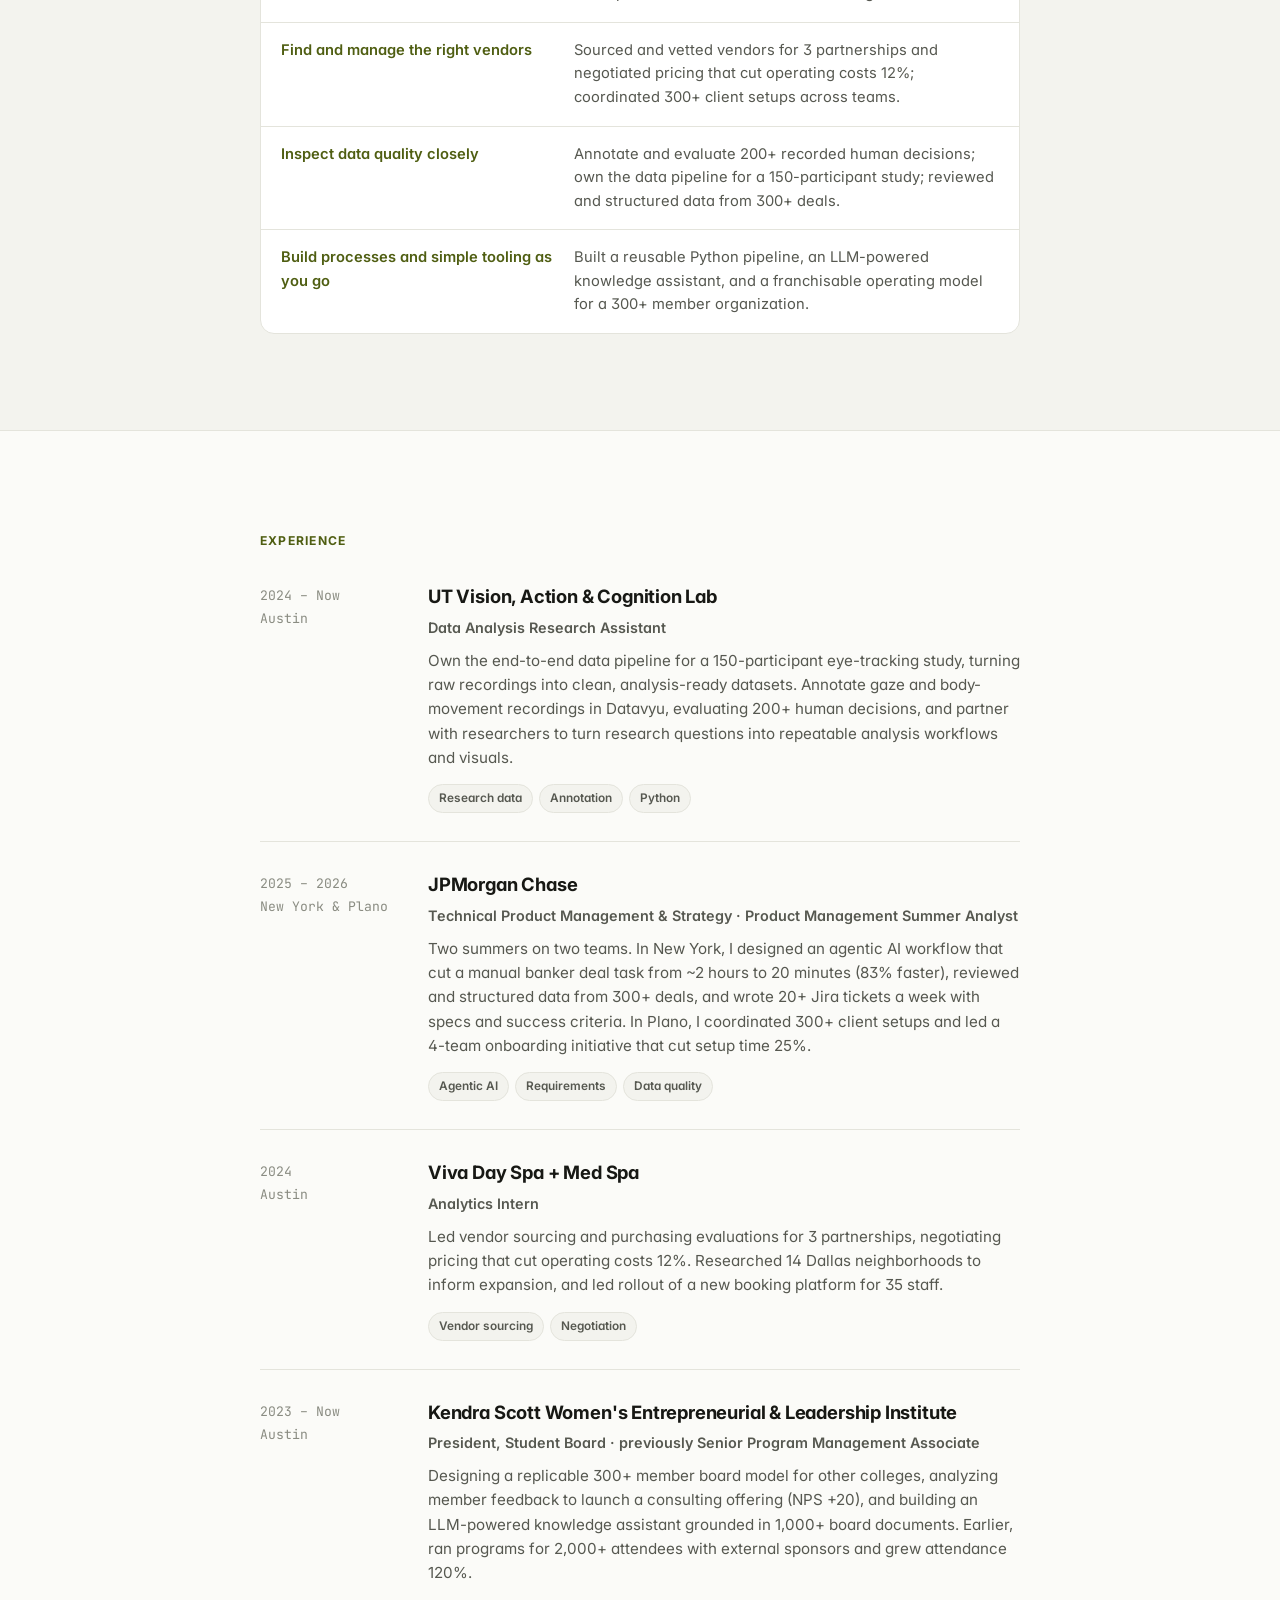
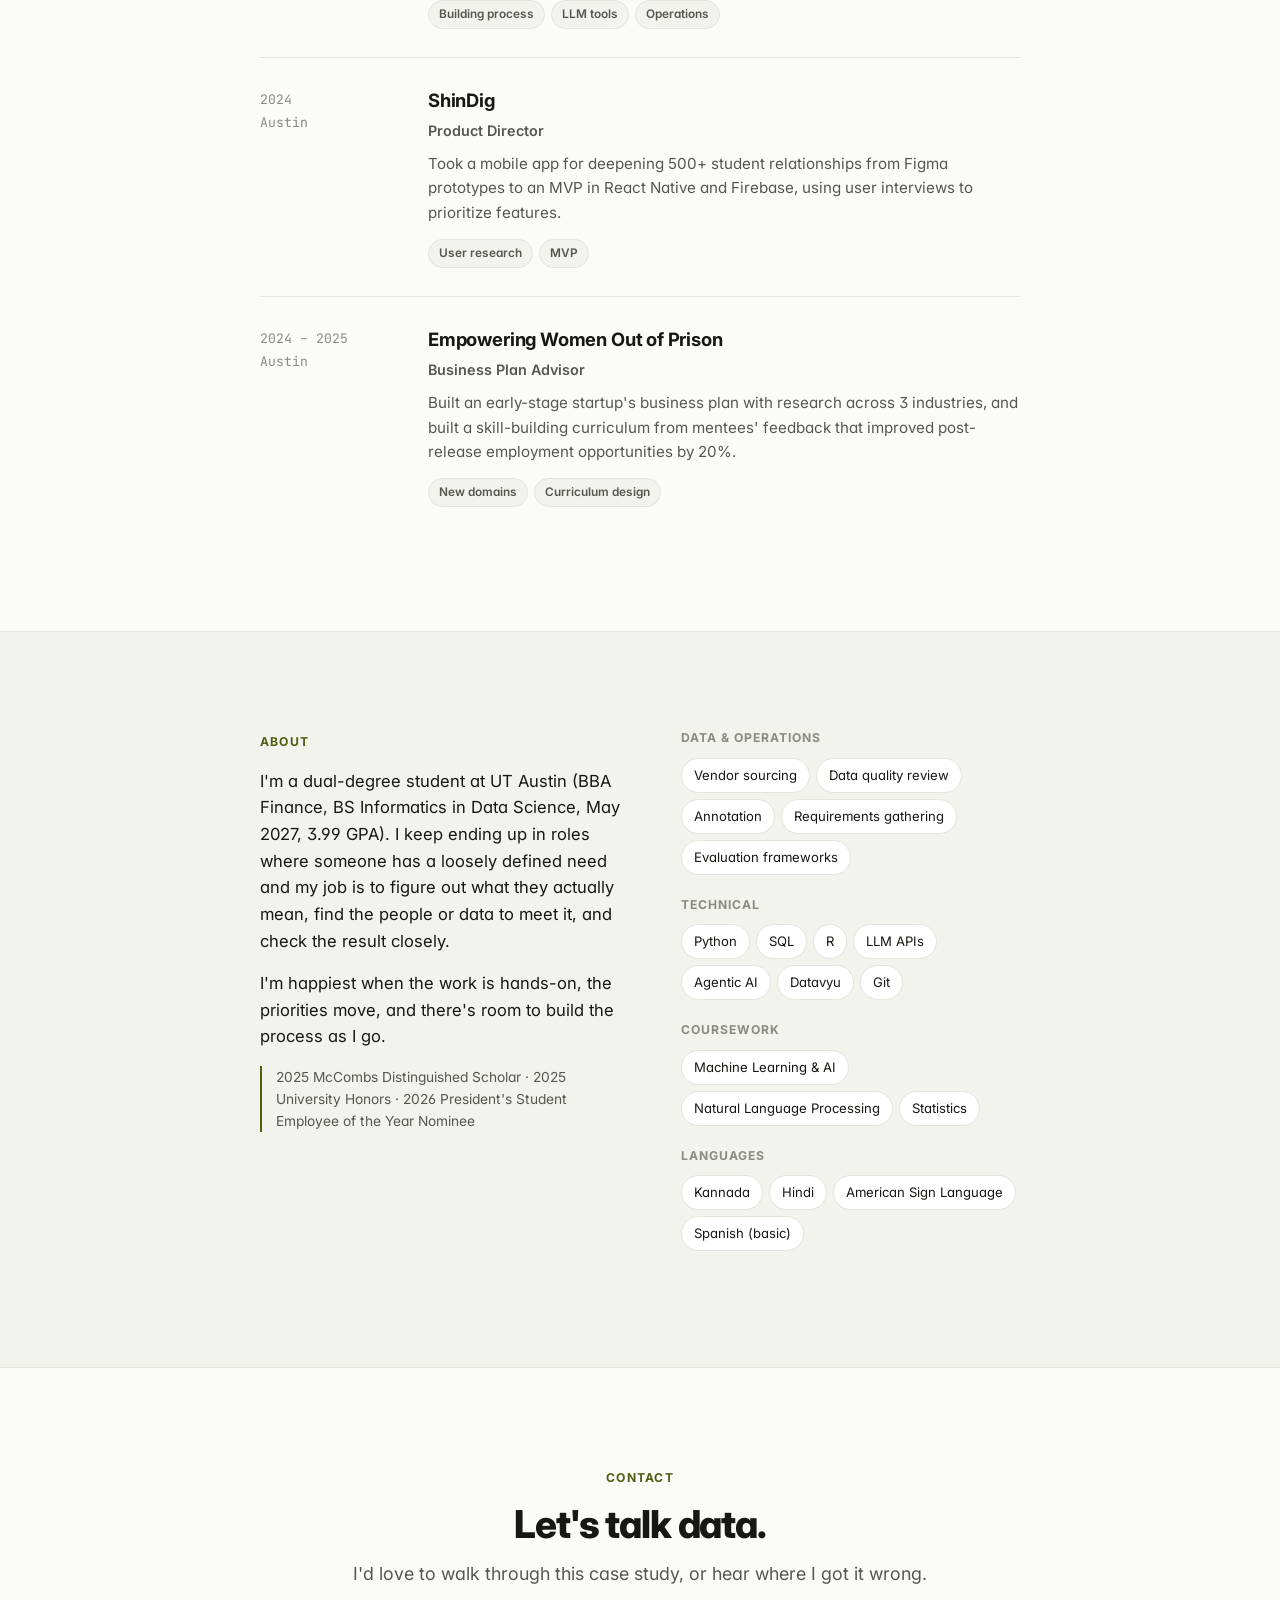
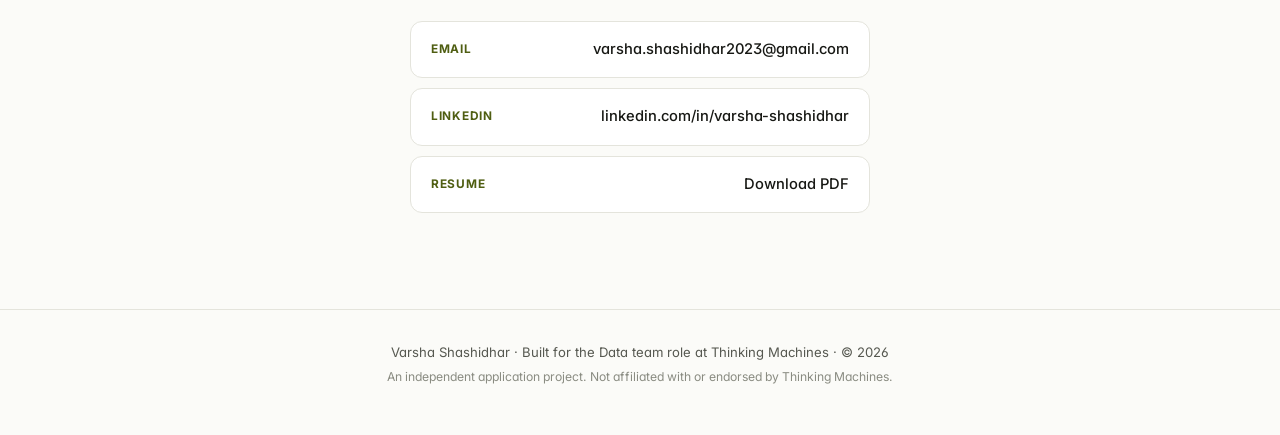
<file: thinkingmachines/index.html>
<!DOCTYPE html>
<html lang="en">
<head>
<meta charset="UTF-8">
<meta name="viewport" content="width=device-width, initial-scale=1.0, viewport-fit=cover">
<title>Varsha Shashidhar, Data Operations</title>
<meta name="claude:viewport-fit-sides" content="cover">
<meta name="description" content="Varsha Shashidhar: application portfolio for the Data team role at Thinking Machines, with a data-sourcing case study and interactive prototype.">
<meta name="robots" content="noindex, nofollow">
<link rel="preconnect" href="https://fonts.googleapis.com">
<link rel="preconnect" href="https://fonts.gstatic.com" crossorigin>
<link href="https://fonts.googleapis.com/css2?family=Inter:wght@400;500;600;700;800&family=JetBrains+Mono:wght@400;500;600&display=swap" rel="stylesheet">
<link rel="stylesheet" href="styles.css">
<style>
  .owner.wide-left { grid-template-columns: 1.35fr 1fr; }
  @media (max-width: 720px) { .owner.wide-left { grid-template-columns: 1fr; } }
</style>
</head>
<body>

<a class="skip" href="#case-study">Skip to case study</a>

<nav class="nav" id="nav">
  <div class="nav-inner">
    <a href="#top" class="nav-name"><span class="nav-mark" aria-hidden="true"></span>Varsha Shashidhar</a>
    <button class="nav-toggle" id="navToggle" aria-label="Toggle menu" aria-expanded="false">
      <span></span><span></span><span></span>
    </button>
    <ul class="nav-links" id="navLinks">
      <li><a href="#case-study">Case study</a></li>
      <li><a href="#prototype">Prototype</a></li>
      <li><a href="#why-tml">Why Thinking Machines</a></li>
      <li><a href="#experience">Experience</a></li>
      <li><a href="#contact">Contact</a></li>
      <li><a href="assets/Varsha_Shashidhar_Resume.pdf" class="nav-cta" download>Resume</a></li>
    </ul>
  </div>
  <div class="progress" id="progress" aria-hidden="true"></div>
</nav>

<header class="hero" id="top">
  <div class="hero-inner">
    <h1>I turn open-ended research asks into <em>data that's ready to train on</em>.</h1>
    <p class="hero-sub">I'm Varsha Shashidhar, a Finance and Data Science student at UT Austin. I own a human-behavior data pipeline end to end in a cognition lab, have sourced and vetted vendors on a budget, and designed an agentic AI workflow at JPMorgan. Below is how I'd take a researcher's request in a brand-new domain from a vague ask to a delivered dataset, with a prototype you can click through.</p>
    <div class="hero-cta">
      <a href="#case-study" class="btn btn-primary">Read the case study <span aria-hidden="true">→</span></a>
      <a href="#prototype" class="btn btn-secondary">Try the prototype</a>
      <a href="https://www.linkedin.com/in/varsha-shashidhar" class="btn btn-ghost" target="_blank" rel="noopener">LinkedIn ↗</a>
    </div>

    <dl class="stats">
      <div class="stat">
        <dt>150</dt>
        <dd>study participants whose raw recordings I turn into analysis-ready data, end to end</dd>
      </div>
      <div class="stat">
        <dt>200+</dt>
        <dd>recorded human decisions annotated and evaluated in Datavyu</dd>
      </div>
      <div class="stat">
        <dt>−12%</dt>
        <dd>operating costs after I sourced and negotiated 3 vendor partnerships</dd>
      </div>
      <div class="stat">
        <dt>83%</dt>
        <dd>faster banker deal task after I designed an agentic AI workflow at JPMorgan</dd>
      </div>
    </dl>
  </div>
</header>

<main>

  <!-- ===================== CASE STUDY ===================== -->
  <section class="section" id="case-study">
    <div class="section-inner wide">
      <div class="cs-header">
        <p class="kicker">Case study · Sourcing data in a new domain</p>
        <h2 class="display">Pilot before you scale</h2>
        <p class="lede">Research priorities change fast, and many data requests arrive in domains nobody on the team has sourced before. When the first big batch is the first real test of a vendor, quality problems show up after the budget and the timeline are already spent.</p>
      </div>

      <div class="tldr">
        <div class="tldr-item">
          <span class="tldr-label">Problem</span>
          <p>Open-ended asks go straight to whichever vendor the team knows best. Quality is judged on the full delivery, and what the team learned about a vendor or a domain lives in <em>someone's head and a Slack thread</em>, so the next new domain starts from zero.</p>
        </div>
        <div class="tldr-item">
          <span class="tldr-label">Bet</span>
          <p>Turn every request into a one-page brief with a small gold set, run the same paid pilot with two or three vendors, review the pilots side by side with the researcher, then scale with a split plan and keep a scorecard that carries over to the next domain.</p>
        </div>
        <div class="tldr-item">
          <span class="tldr-label">How we'd know</span>
          <p>More deliveries accepted on the first pass, faster time from request to a usable first batch, and lower cost per accepted item, while researchers spend less time explaining what they meant.</p>
        </div>
      </div>

      <div class="cs-body">
        <aside class="cs-toc" aria-label="Case study sections">
          <ol>
            <li><a href="#cs-context">Context</a></li>
            <li><a href="#cs-problem">Problem &amp; users</a></li>
            <li><a href="#cs-why-now">Why now</a></li>
            <li><a href="#prototype">Solution &amp; prototype</a></li>
            <li><a href="#cs-metrics">Metrics</a></li>
            <li><a href="#cs-rollout">Rollout</a></li>
            <li><a href="#cs-risks">Risks &amp; open questions</a></li>
          </ol>
        </aside>

        <div class="cs-content">
          <article class="cs-block" id="cs-context">
            <span class="cs-num">01</span>
            <h3>Context</h3>
            <p>Thinking Machines is training frontier models and building Tinker so people can make models their own. The Data team helps researchers get the data they need for training and evaluation: understanding the request, finding the right vendors, experts, or sources, reviewing quality with researchers, and delivering on research timelines. The work changes with research priorities, and much of it involves vendors in other countries.</p>
          </article>

          <article class="cs-block" id="cs-problem">
            <span class="cs-num">02</span>
            <h3>Problem &amp; users</h3>
            <p>Take a request like this: "We need a lot of hard chemistry reasoning data, ideally expert-written, for the next post-training run in about four weeks." It's a real need, but it isn't a spec yet. How hard is hard? How much is a lot? Does textbook-style content count? Each unanswered question becomes a guess that a vendor makes for us, and we discover the guesses when the first 1,000 items arrive.</p>

            <div class="personas">
              <div class="persona" style="--c: var(--primary)">
                <span class="persona-role">Researcher</span>
                <p class="persona-need">"I know good data when I see it. I just <em>don't have time</em> to write a 10-page spec."</p>
                <p class="persona-pain">Pain: finds out a dataset is off when training results look wrong.</p>
              </div>
              <div class="persona" style="--c: var(--sky)">
                <span class="persona-role">Data operations</span>
                <p class="persona-need">"Three vendors say they can do chemistry. I can't tell which one actually can until I've paid for a full batch."</p>
                <p class="persona-pain">Pain: picking vendors on reputation, not evidence.</p>
              </div>
              <div class="persona" style="--c: var(--amber)">
                <span class="persona-role">Vendor team lead</span>
                <p class="persona-need">"Give us examples of what good looks like, and tell us early when we're off."</p>
                <p class="persona-pain">Pain: vague briefs, and feedback that arrives after the work is done.</p>
              </div>
            </div>
          </article>

          <article class="cs-block" id="cs-why-now">
            <span class="cs-num">03</span>
            <h3>Why now</h3>
            <ul class="checks">
              <li><strong>The valuable data is getting more specialized.</strong> Post-training and evaluation increasingly need expert judgment in narrow domains, where a generalist vendor's best guess isn't good enough.</li>
              <li><strong>Priorities shift quickly.</strong> A small team can't afford a sourcing process that restarts from zero every time research moves into a new area.</li>
              <li><strong>More vendors, more countries.</strong> Comparing vendors fairly, and handling contracts and compliance across borders, needs a light, repeatable structure.</li>
            </ul>
          </article>
        </div>
      </div>
    </div>
  </section>

  <!-- ===================== PROTOTYPE ===================== -->
  <section class="section section-canvas" id="prototype">
    <div class="section-inner wide">
      <div class="cs-header">
        <p class="kicker"><span class="cs-num inline">04</span> Solution &amp; interactive prototype</p>
        <h2 class="display sm">From a vague ask to a scaled dataset</h2>
        <p class="lede">Send the researcher's request, approve a vendor plan from the pilot results, then see the first scaled batch in quality review. Vendors are anonymized and all data is illustrative.</p>
      </div>

      <div class="proto" id="proto">
        <div class="proto-tabs" role="tablist" aria-label="Prototype roles">
          <button role="tab" class="proto-tab active" aria-selected="true" aria-controls="pane-req" id="tab-req" data-pane="req">
            <span class="tab-dot" style="background: var(--primary)"></span>Researcher request
          </button>
          <button role="tab" class="proto-tab" aria-selected="false" aria-controls="pane-pilot" id="tab-pilot" data-pane="pilot">
            <span class="tab-dot" style="background: var(--sky)"></span>Vendor pilot <span class="badge" id="gapBadge" hidden>1</span>
          </button>
          <button role="tab" class="proto-tab" aria-selected="false" aria-controls="pane-qa" id="tab-qa" data-pane="qa">
            <span class="tab-dot" style="background: var(--amber)"></span>Quality review
          </button>
          <button class="proto-reset" id="protoReset" type="button">Reset</button>
        </div>

        <!-- Researcher request -->
        <div class="proto-pane active" role="tabpanel" id="pane-req" aria-labelledby="tab-req">
          <div class="app">
            <div class="app-layers">
              <p class="app-title">Data requests</p>
              <ul>
                <li class="layer"><span class="src-icon">✓</span> Code review evals</li>
                <li class="layer"><span class="src-icon">◐</span> Multilingual dialogue</li>
                <li class="layer selected" id="layerName"><span class="src-icon">○</span> Chemistry reasoning (draft)</li>
              </ul>
            </div>
            <div class="app-canvas">
              <div class="frame task">
                <span class="frame-label">Brief · Chemistry reasoning</span>
                <div class="sheet">
                  <p class="ask"><b>What the researcher wrote</b>We need a lot of hard chemistry reasoning data, ideally expert-written, for the next post-training run in about 4 weeks.</p>
                  <dl class="plan">
                    <dt>Domain</dt><dd>Organic chemistry, graduate level</dd>
                    <dt>Use</dt><dd>Post-training</dd>
                    <dt>Volume</dt><dd>3,000 items</dd>
                    <dt>Format</dt><dd>Problem, step-by-step solution, answer</dd>
                    <dt>Quality bar</dt><dd id="planBar" class="tbd">To confirm</dd>
                    <dt>Deadline</dt><dd>First 500 in 2 weeks</dd>
                  </dl>
                </div>
              </div>
            </div>
            <div class="app-props">
              <p class="app-title">Brief</p>
              <div class="prop"><span>Gold set</span><strong>50 items · written with researcher</strong></div>
              <div class="prop"><span>Status</span><strong class="muted" id="propStatus">Draft</strong></div>
              <p class="start-hint" id="startHint">Start here ↓</p>
              <button class="action-btn" id="flagBtn" type="button">Send to Data team <kbd>⌘↵</kbd></button>

              <div class="popover" id="popover" hidden>
                <p class="pop-title">Anything vendors must know?</p>
                <p class="pop-sub">Optional. Pick what matters most and it goes into the pilot brief.</p>
                <div class="chips" id="reasonChips">
                  <button type="button" class="chip" data-reason="Original work only">Original work only</button>
                  <button type="button" class="chip" data-reason="Hardest subfields matter most">Hardest subfields matter most</button>
                  <button type="button" class="chip" data-reason="Deadline is firm">Deadline is firm</button>
                  <button type="button" class="chip" data-reason="Budget is tight">Budget is tight</button>
                </div>
                <div class="pop-actions">
                  <button type="button" class="link-btn" id="skipBtn">Skip and send</button>
                </div>
              </div>

              <p class="toast" id="toast" role="status" hidden></p>
            </div>
          </div>
          <p class="proto-note"><strong>Design choice:</strong> the researcher writes one sentence and helps build a 50-item gold set; Data operations turns that into the brief. The researcher spends twenty minutes, not a day, and the gold set becomes the yardstick for every vendor.</p>
        </div>

        <!-- Vendor pilot -->
        <div class="proto-pane" role="tabpanel" id="pane-pilot" aria-labelledby="tab-pilot" hidden>
          <div class="owner wide-left">
            <div class="owner-list">
              <div class="owner-head">
                <p class="app-title">Pilot · 50 gold items per vendor</p>
                <span class="muted small">Paid pilot, 1 week</span>
              </div>
              <div class="pilot-wrap">
                <table class="pilot">
                  <thead><tr><th>Vendor</th><th>Agreement</th><th>Cost / item</th><th>Turnaround</th><th>Contract</th></tr></thead>
                  <tbody>
                    <tr><td>A · US expert network</td><td class="good">91%</td><td>$68</td><td>6 days</td><td class="good">Signed</td></tr>
                    <tr class="pick" id="rowB"><td>B · Global marketplace</td><td class="mid">88%</td><td class="good">$31</td><td class="good">3 days</td><td class="good">Signed</td></tr>
                    <tr><td>C · University partner</td><td class="good">95%</td><td class="bad">$120</td><td class="bad">12 days</td><td class="mid">Pending</td></tr>
                  </tbody>
                </table>
              </div>
              <ul class="issues" style="margin-top: 12px">
                <li class="mid"><span>B errors on stereochemistry</span><span>2× A</span></li>
                <li class="ok"><span>B covers all 5 subfields</span><span>5 / 5</span></li>
                <li class="bad"><span>C can't start for 12 days</span><span>misses deadline</span></li>
              </ul>
            </div>
            <div class="owner-detail" id="ownerDetail">
              <p class="app-title">Recommendation</p>
              <h4 id="gapTitle">Split the work</h4>
              <p class="muted small" id="gapMeta">Based on 150 pilot items reviewed with the researcher</p>
              <div class="insight">
                <span class="insight-label">Why</span>
                <p>B is fast, covers every subfield, and costs half as much, but makes twice as many errors on stereochemistry. A is strongest there.</p>
              </div>
              <div class="insight ai">
                <span class="insight-label">✦ Draft plan</span>
                <p>Vendor B for <strong>80%</strong> of items, vendor A for the <strong>stereochemistry 20%</strong>. Estimated $124K, first 500 items in 9 days. Revisit C for a later eval set.</p>
              </div>
              <div class="owner-actions">
                <button type="button" class="btn btn-primary small" id="publishBtn">Approve plan</button>
                <button type="button" class="btn btn-ghost small">Compare costs</button>
              </div>
              <p class="toast inline" id="publishToast" role="status" hidden></p>
            </div>
          </div>
          <p class="proto-note"><strong>Design choice:</strong> every vendor does the same paid pilot against the same gold set, so the choice rests on evidence rather than reputation. Splitting the work plays to each vendor's strength instead of forcing one vendor to be good at everything.</p>
        </div>

        <!-- Quality review -->
        <div class="proto-pane" role="tabpanel" id="pane-qa" aria-labelledby="tab-qa" hidden>
          <div class="dev">
            <div class="dev-inspect">
              <p class="app-title">First batch · 500 items · 5% sampled</p>
              <div class="dev-warn" id="devWarn">
                <strong id="devWarnTitle">Waiting on plan approval.</strong> <span id="devWarnText">Approve a vendor plan to start the first batch.</span>
              </div>
              <ul class="issues" id="issueList">
                <li class="mid"><span>Skipped reasoning step</span><span id="iss1">–</span></li>
                <li class="mid"><span>Formatting</span><span id="iss2">–</span></li>
                <li class="bad"><span>Wrong final answer</span><span id="iss3">–</span></li>
                <li class="bad"><span>Overlaps a textbook</span><span id="iss4">–</span></li>
              </ul>
              <div class="prop"><span>Accepted on first pass</span><strong class="muted" id="devAccept">–</strong></div>
              <button class="action-btn" id="shareBtn" type="button" disabled>Send feedback to vendors</button>
              <p class="toast" id="shareToast" role="status" hidden></p>
            </div>
            <div class="dev-code">
              <div class="code-head"><span>Project spec · YAML</span><button type="button" class="link-btn" id="copyBtn">Copy</button></div>
<pre><code id="codeSnippet"><span class="at">project</span>: <span class="st">orgchem-reasoning-v1</span>
<span class="at">use</span>: <span class="st">post_training</span>
<span class="at">volume</span>: <span class="tk">3000</span>
<span class="at">format</span>: [<span class="st">problem</span>, <span class="st">steps</span>, <span class="st">final_answer</span>]
<span class="at">quality_bar</span>:
  <span class="at">gold_agreement</span>: <span class="st">"&gt;= 0.90"</span>
  <span class="at">original_work</span>: <span class="tk" id="specOriginal">tbd</span>   <span class="cm"># textbook overlap check</span>
<span class="at">review</span>:
  <span class="at">sample_rate</span>: <span class="tk">0.05</span>
  <span class="at">reviewers</span>: [<span class="st">researcher</span>, <span class="st">data_ops</span>]
<span class="at">vendors</span>: <span id="specVendors"><span class="st">pending_pilot</span></span></code></pre>
            </div>
          </div>
          <p class="proto-note"><strong>Design choice:</strong> the researcher and Data operations review the same 5% sample, tagged by issue type, and vendors get feedback on the first 500 items instead of the last. The spec carries every decision so the next project in this domain starts from it.</p>
        </div>
      </div>
    </div>
  </section>

  <!-- ===================== CASE STUDY (cont.) ===================== -->
  <section class="section" id="cs-rest">
    <div class="section-inner wide">
      <div class="cs-body">
        <div class="cs-toc spacer" aria-hidden="true"></div>
        <div class="cs-content">
          <article class="cs-block" id="cs-metrics">
            <span class="cs-num">05</span>
            <h3>Metrics</h3>
            <p class="muted">Hypotheses I'd validate with real baselines before setting targets.</p>
            <div class="metrics">
              <div class="metric north">
                <span class="metric-type">North star</span>
                <p class="metric-name">First-pass acceptance rate</p>
                <p class="metric-desc">Share of delivered items researchers accept without a redo. If pilots pick the right vendors and the brief is clear, this rises.</p>
              </div>
              <div class="metric">
                <span class="metric-type">Input</span>
                <p class="metric-name">Request → first usable batch</p>
                <p class="metric-desc">Days from a researcher's first message to a batch they'd train on.</p>
              </div>
              <div class="metric">
                <span class="metric-type">Input</span>
                <p class="metric-name">Pilot-to-scale prediction</p>
                <p class="metric-desc">How closely pilot agreement predicts quality at full volume. Tells us whether 50 items is enough.</p>
              </div>
              <div class="metric">
                <span class="metric-type">Outcome</span>
                <p class="metric-name">Cost per accepted item</p>
                <p class="metric-desc">Total spend divided by accepted items, including pilots and redo work.</p>
              </div>
              <div class="metric guard">
                <span class="metric-type">Guardrail</span>
                <p class="metric-name">Researcher time and speed</p>
                <p class="metric-desc">Researcher hours per project and total time to delivery. The process fails if pilots add more delay than they save.</p>
              </div>
            </div>
          </article>

          <article class="cs-block" id="cs-rollout">
            <span class="cs-num">06</span>
            <h3>Rollout</h3>
            <ol class="phases">
              <li>
                <span class="phase-tag">Phase 1 · One project</span>
                <p><strong>Brief, gold set, and pilot on the next new-domain request.</strong> Run it by hand in a spreadsheet and measure time, cost, and first-pass acceptance against the last comparable project.</p>
              </li>
              <li>
                <span class="phase-tag">Phase 2 · Make it repeatable</span>
                <p><strong>Templates and a vendor scorecard.</strong> Turn the brief and pilot review into templates, and keep a shared scorecard of every vendor's pilot results by domain, cost, speed, and contract status.</p>
              </li>
              <li>
                <span class="phase-tag">Phase 3 · Automate the routine</span>
                <p><strong>Light tooling where judgment isn't needed.</strong> Auto-score pilots against the gold set, check for textbook overlap, and draft vendor feedback by issue type, while people keep reviewing the samples.</p>
              </li>
            </ol>
          </article>

          <article class="cs-block" id="cs-risks">
            <span class="cs-num">07</span>
            <h3>Risks &amp; open questions</h3>
            <div class="two-col">
              <div>
                <h4 class="mini">Tradeoffs I'd watch</h4>
                <ul class="plain">
                  <li><strong>Pilots slow urgent work.</strong> Skip or shrink the pilot for domains where a vendor already has a strong scorecard.</li>
                  <li><strong>A small gold set misleads.</strong> Track how well pilot results predict full-batch quality, and grow the gold set when they don't.</li>
                  <li><strong>Vendors tune to the gold set.</strong> Keep gold items hidden and refresh them between projects.</li>
                  <li><strong>Cross-border contracts.</strong> Work with legal early so contract status never blocks a vendor that won the pilot.</li>
                </ul>
              </div>
              <div>
                <h4 class="mini">Questions I'd bring to the team</h4>
                <ul class="plain">
                  <li>Which recent projects needed the most redo work, and why?</li>
                  <li>How do researchers prefer to define "good" today: examples, rubrics, or review sessions?</li>
                  <li>What's the right pilot size for pre-training data versus post-training or evals?</li>
                  <li>Which data types could come from unusual sources instead of vendors at all?</li>
                </ul>
              </div>
            </div>
            <p class="disclaimer">Built from Thinking Machines' public description of this role and my own assumptions. Vendors are anonymized and figures are illustrative. I'd love to pressure-test this with the people doing the work every day.</p>
          </article>
        </div>
      </div>
    </div>
  </section>

  <!-- ===================== WHY THINKING MACHINES ===================== -->
  <section class="section section-alt" id="why-tml">
    <div class="section-inner">
      <p class="kicker">Why Thinking Machines</p>
      <h2 class="display sm">I like work where nobody has written the playbook yet.</h2>
      <div class="prose">
        <p>In UT's Vision, Action, and Cognition Lab, I work directly with researchers to turn loosely defined questions into data they can use. I own the pipeline for a 150-participant study, annotate and review 200+ recorded human decisions, and look closely at the data instead of trusting the process to catch problems. At a small business, I sourced and vetted vendors for 3 partnerships and negotiated pricing that cut operating costs 12%.</p>
        <p>Most of what I've built, I built as I went: a franchisable board model now piloting at two new universities, an LLM-powered assistant grounded in 1,000+ documents, and an agentic AI workflow at JPMorgan. I speak Kannada, Hindi, and American Sign Language, studied abroad in Berlin, and enjoy working across cultures. A data team helping researchers build AI that extends human judgment is where I want to put all of that to work.</p>
      </div>
      <div class="fit">
        <div class="fit-row"><span class="fit-ask">Turn open-ended requests into a concrete plan</span><span class="fit-me">Partner with lab researchers to turn research questions into repeatable workflows; wrote 20+ Jira tickets weekly with specs and success criteria at JPMorgan.</span></div>
        <div class="fit-row"><span class="fit-ask">Find and manage the right vendors</span><span class="fit-me">Sourced and vetted vendors for 3 partnerships and negotiated pricing that cut operating costs 12%; coordinated 300+ client setups across teams.</span></div>
        <div class="fit-row"><span class="fit-ask">Inspect data quality closely</span><span class="fit-me">Annotate and evaluate 200+ recorded human decisions; own the data pipeline for a 150-participant study; reviewed and structured data from 300+ deals.</span></div>
        <div class="fit-row"><span class="fit-ask">Build processes and simple tooling as you go</span><span class="fit-me">Built a reusable Python pipeline, an LLM-powered knowledge assistant, and a franchisable operating model for a 300+ member organization.</span></div>
      </div>
    </div>
  </section>

  <!-- ===================== EXPERIENCE ===================== -->
  <section class="section" id="experience">
    <div class="section-inner">
      <p class="kicker">Experience</p>

      <div class="timeline">
        <div class="tl-item">
          <div class="tl-meta"><span>2024 – Now</span><span>Austin</span></div>
          <div class="tl-body">
            <h3>UT Vision, Action &amp; Cognition Lab</h3>
            <p class="tl-role">Data Analysis Research Assistant</p>
            <p>Own the end-to-end data pipeline for a 150-participant eye-tracking study, turning raw recordings into clean, analysis-ready datasets. Annotate gaze and body-movement recordings in Datavyu, evaluating 200+ human decisions, and partner with researchers to turn research questions into repeatable analysis workflows and visuals.</p>
            <div class="tags"><span>Research data</span><span>Annotation</span><span>Python</span></div>
          </div>
        </div>

        <div class="tl-item">
          <div class="tl-meta"><span>2025 – 2026</span><span>New York &amp; Plano</span></div>
          <div class="tl-body">
            <h3>JPMorgan Chase</h3>
            <p class="tl-role">Technical Product Management &amp; Strategy · Product Management Summer Analyst</p>
            <p>Two summers on two teams. In New York, I designed an agentic AI workflow that cut a manual banker deal task from ~2 hours to 20 minutes (83% faster), reviewed and structured data from 300+ deals, and wrote 20+ Jira tickets a week with specs and success criteria. In Plano, I coordinated 300+ client setups and led a 4-team onboarding initiative that cut setup time 25%.</p>
            <div class="tags"><span>Agentic AI</span><span>Requirements</span><span>Data quality</span></div>
          </div>
        </div>

        <div class="tl-item">
          <div class="tl-meta"><span>2024</span><span>Austin</span></div>
          <div class="tl-body">
            <h3>Viva Day Spa + Med Spa</h3>
            <p class="tl-role">Analytics Intern</p>
            <p>Led vendor sourcing and purchasing evaluations for 3 partnerships, negotiating pricing that cut operating costs 12%. Researched 14 Dallas neighborhoods to inform expansion, and led rollout of a new booking platform for 35 staff.</p>
            <div class="tags"><span>Vendor sourcing</span><span>Negotiation</span></div>
          </div>
        </div>

        <div class="tl-item">
          <div class="tl-meta"><span>2023 – Now</span><span>Austin</span></div>
          <div class="tl-body">
            <h3>Kendra Scott Women's Entrepreneurial &amp; Leadership Institute</h3>
            <p class="tl-role">President, Student Board · previously Senior Program Management Associate</p>
            <p>Designing a replicable 300+ member board model for other colleges, analyzing member feedback to launch a consulting offering (NPS +20), and building an LLM-powered knowledge assistant grounded in 1,000+ board documents. Earlier, ran programs for 2,000+ attendees with external sponsors and grew attendance 120%.</p>
            <div class="tags"><span>Building process</span><span>LLM tools</span><span>Operations</span></div>
          </div>
        </div>

        <div class="tl-item">
          <div class="tl-meta"><span>2024</span><span>Austin</span></div>
          <div class="tl-body">
            <h3>ShinDig</h3>
            <p class="tl-role">Product Director</p>
            <p>Took a mobile app for deepening 500+ student relationships from Figma prototypes to an MVP in React Native and Firebase, using user interviews to prioritize features.</p>
            <div class="tags"><span>User research</span><span>MVP</span></div>
          </div>
        </div>

        <div class="tl-item">
          <div class="tl-meta"><span>2024 – 2025</span><span>Austin</span></div>
          <div class="tl-body">
            <h3>Empowering Women Out of Prison</h3>
            <p class="tl-role">Business Plan Advisor</p>
            <p>Built an early-stage startup's business plan with research across 3 industries, and built a skill-building curriculum from mentees' feedback that improved post-release employment opportunities by 20%.</p>
            <div class="tags"><span>New domains</span><span>Curriculum design</span></div>
          </div>
        </div>
      </div>
    </div>
  </section>

  <!-- ===================== ABOUT + SKILLS ===================== -->
  <section class="section section-alt" id="about">
    <div class="section-inner">
      <div class="about-grid">
        <div>
          <p class="kicker">About</p>
          <div class="prose">
            <p>I'm a dual-degree student at UT Austin (BBA Finance, BS Informatics in Data Science, May 2027, 3.99 GPA). I keep ending up in roles where someone has a loosely defined need and my job is to figure out what they actually mean, find the people or data to meet it, and check the result closely.</p>
            <p>I'm happiest when the work is hands-on, the priorities move, and there's room to build the process as I go.</p>
          </div>
          <p class="honors">2025 McCombs Distinguished Scholar · 2025 University Honors · 2026 President's Student Employee of the Year Nominee</p>
        </div>
        <div class="skills">
          <div class="skills-group">
            <h4>Data &amp; operations</h4>
            <div class="pills"><span>Vendor sourcing</span><span>Data quality review</span><span>Annotation</span><span>Requirements gathering</span><span>Evaluation frameworks</span></div>
          </div>
          <div class="skills-group">
            <h4>Technical</h4>
            <div class="pills"><span>Python</span><span>SQL</span><span>R</span><span>LLM APIs</span><span>Agentic AI</span><span>Datavyu</span><span>Git</span></div>
          </div>
          <div class="skills-group">
            <h4>Coursework</h4>
            <div class="pills"><span>Machine Learning &amp; AI</span><span>Natural Language Processing</span><span>Statistics</span></div>
          </div>
          <div class="skills-group">
            <h4>Languages</h4>
            <div class="pills"><span>Kannada</span><span>Hindi</span><span>American Sign Language</span><span>Spanish (basic)</span></div>
          </div>
        </div>
      </div>
    </div>
  </section>

  <!-- ===================== CONTACT ===================== -->
  <section class="section contact" id="contact">
    <div class="section-inner contact-inner">
      <p class="kicker">Contact</p>
      <h2 class="display sm">Let's talk data.</h2>
      <p class="lede center">I'd love to walk through this case study, or hear where I got it wrong.</p>
      <div class="contact-links">
        <a href="mailto:varsha.shashidhar2023@gmail.com" class="contact-link">
          <span class="contact-label">Email</span>
          <span class="contact-value">varsha.shashidhar2023@gmail.com</span>
        </a>
        <a href="https://www.linkedin.com/in/varsha-shashidhar" class="contact-link" target="_blank" rel="noopener">
          <span class="contact-label">LinkedIn</span>
          <span class="contact-value">linkedin.com/in/varsha-shashidhar</span>
        </a>
        <a href="assets/Varsha_Shashidhar_Resume.pdf" class="contact-link" download>
          <span class="contact-label">Resume</span>
          <span class="contact-value">Download PDF</span>
        </a>
      </div>
    </div>
  </section>

</main>

<footer class="footer">
  <p>Varsha Shashidhar · Built for the Data team role at Thinking Machines · © 2026</p>
  <p class="footer-note">An independent application project. Not affiliated with or endorsed by Thinking Machines.</p>
</footer>

<script src="script.js"></script>
</body>
</html>
</file>
<file: styles.css>
:root {
  --ink: #0f1012;
  --ink-soft: #55585e;
  --ink-faint: #8a8d93;
  --bg: #fcfcfb;
  --bg-alt: #f5f4f1;
  --line: #e8e6e1;
  --card: #ffffff;
  --canvas: #f0efec;
  --canvas-dot: #d9d7d1;

  --fig-red: #F24E1E;
  --fig-coral: #FF7262;
  --fig-purple: #A259FF;
  --fig-blue: #1ABCFE;
  --fig-green: #0ACF83;
  --accent: #7B2FF7;
  --select: #0D99FF;

  --max-w: 760px;
  --wide-w: 1080px;
  --nav-h: 64px;
  --radius: 14px;
  --shadow: 0 1px 2px rgba(15,16,18,0.04), 0 8px 24px rgba(15,16,18,0.06);
  --font: "Inter", -apple-system, BlinkMacSystemFont, "Segoe UI", Roboto, Helvetica, Arial, sans-serif;
  --mono: "JetBrains Mono", ui-monospace, SFMono-Regular, Menlo, monospace;
  font-size: 16px;
}

* { box-sizing: border-box; }
html { scroll-behavior: smooth; scroll-padding-top: calc(var(--nav-h) + 16px); }

body {
  margin: 0;
  font-family: var(--font);
  color: var(--ink);
  background: var(--bg);
  line-height: 1.6;
  -webkit-font-smoothing: antialiased;
  font-feature-settings: "cv11", "ss01";
}

a { color: inherit; text-decoration: none; }
ul, ol { margin: 0; padding: 0; list-style: none; }
button { font: inherit; color: inherit; }
code { font-family: var(--mono); font-size: 0.86em; background: var(--bg-alt); border: 1px solid var(--line); padding: 1px 6px; border-radius: 6px; }
em { font-style: normal; }

.skip { position: absolute; left: -999px; top: 8px; background: var(--ink); color: var(--bg); padding: 8px 12px; border-radius: 8px; z-index: 200; }
.skip:focus { left: 8px; }

:focus-visible { outline: 2px solid var(--select); outline-offset: 2px; border-radius: 6px; }

/* ---------- Nav ---------- */
.nav {
  position: sticky; top: 0; z-index: 100;
  height: var(--nav-h);
  background: color-mix(in srgb, var(--bg) 82%, transparent);
  backdrop-filter: saturate(180%) blur(14px);
  -webkit-backdrop-filter: saturate(180%) blur(14px);
  border-bottom: 1px solid var(--line);
}
.nav-inner {
  max-width: var(--wide-w); margin: 0 auto; height: 100%;
  padding: 0 24px; display: flex; align-items: center; justify-content: space-between;
}
.nav-name { display: inline-flex; align-items: center; gap: 10px; font-weight: 700; font-size: 0.95rem; letter-spacing: -0.01em; }
.nav-mark {
  width: 14px; height: 14px; border-radius: 4px;
  background: conic-gradient(from 200deg, var(--fig-red), var(--fig-coral), var(--fig-purple), var(--fig-blue), var(--fig-green), var(--fig-red));
}
.nav-links { display: flex; align-items: center; gap: 26px; }
.nav-links a { font-size: 0.88rem; color: var(--ink-soft); font-weight: 500; transition: color 0.15s ease; }
.nav-links a:hover { color: var(--ink); }
.nav-links a.active { color: var(--ink); }
.nav-cta { padding: 7px 14px; border-radius: 999px; border: 1px solid var(--line); background: var(--card); color: var(--ink) !important; }
.nav-cta:hover { border-color: var(--ink); }
.nav-toggle { display: none; flex-direction: column; gap: 4px; background: none; border: none; cursor: pointer; padding: 8px; }
.nav-toggle span { width: 20px; height: 2px; background: var(--ink); display: block; border-radius: 2px; }
.progress {
  position: absolute; left: 0; bottom: -1px; height: 2px; width: 100%;
  transform-origin: left; transform: scaleX(0);
  background: linear-gradient(90deg, var(--fig-red), var(--fig-purple), var(--fig-blue), var(--fig-green));
}

/* ---------- Hero ---------- */
.hero {
  position: relative;
  padding: 104px 24px 72px;
  background-image: radial-gradient(var(--canvas-dot) 1px, transparent 1px);
  background-size: 22px 22px;
  background-position: -11px -11px;
  border-bottom: 1px solid var(--line);
  overflow: hidden;
}
.hero::after {
  content: ""; position: absolute; inset: auto 0 0 0; height: 140px;
  background: linear-gradient(transparent, var(--bg));
  pointer-events: none;
}
.hero-inner { max-width: var(--wide-w); margin: 0 auto; position: relative; z-index: 1; }
.eyebrow {
  display: inline-flex; align-items: center; gap: 10px;
  font-size: 0.8rem; font-weight: 600; color: var(--ink-soft);
  background: var(--card); border: 1px solid var(--line);
  padding: 6px 12px 6px 10px; border-radius: 999px; margin: 0 0 28px;
  box-shadow: var(--shadow);
}
.dot-live { width: 8px; height: 8px; border-radius: 50%; background: var(--fig-green); box-shadow: 0 0 0 4px color-mix(in srgb, var(--fig-green) 22%, transparent); }
.hero h1 {
  font-size: clamp(2.4rem, 6vw, 4.4rem);
  line-height: 1.02; letter-spacing: -0.035em; font-weight: 800;
  margin: 0 0 24px; max-width: 900px;
}
.hero h1 em {
  background: linear-gradient(100deg, var(--fig-red), var(--fig-purple) 55%, var(--fig-blue));
  -webkit-background-clip: text; background-clip: text; color: transparent;
}
.hero-sub { font-size: 1.15rem; color: var(--ink-soft); max-width: 640px; margin: 0 0 32px; }
.hero-cta { display: flex; flex-wrap: wrap; gap: 12px; margin-bottom: 56px; }

.btn {
  display: inline-flex; align-items: center; gap: 8px;
  padding: 11px 20px; border-radius: 999px;
  font-size: 0.92rem; font-weight: 600; border: 1px solid transparent; cursor: pointer;
  transition: transform 0.15s ease, box-shadow 0.15s ease, background 0.15s ease, border-color 0.15s ease;
}
.btn.small { padding: 8px 14px; font-size: 0.84rem; }
.btn-primary { background: var(--ink); color: var(--bg); }
.btn-primary:hover { transform: translateY(-1px); box-shadow: 0 8px 22px rgba(15,16,18,0.22); }
.btn-secondary { background: var(--card); border-color: var(--line); }
.btn-secondary:hover { border-color: var(--ink); }
.btn-ghost { color: var(--ink-soft); background: transparent; }
.btn-ghost:hover { color: var(--ink); }

.stats {
  display: grid; grid-template-columns: repeat(4, 1fr); gap: 0; margin: 0;
  background: var(--card); border: 1px solid var(--line); border-radius: var(--radius);
  box-shadow: var(--shadow); overflow: hidden;
}
.stat { padding: 20px 22px; border-right: 1px solid var(--line); }
.stat:last-child { border-right: none; }
.stat dt { font-size: 1.9rem; font-weight: 800; letter-spacing: -0.03em; line-height: 1.1; margin-bottom: 6px; }
.stat dd { margin: 0; font-size: 0.84rem; color: var(--ink-soft); line-height: 1.45; }

/* ---------- Sections ---------- */
.section { padding: 96px 24px; }
.section + .section { border-top: 1px solid var(--line); }
.section-alt { background: var(--bg-alt); }
.section-inner { max-width: var(--max-w); margin: 0 auto; }
.section-inner.wide { max-width: var(--wide-w); }

.kicker {
  display: inline-flex; align-items: center; gap: 10px;
  font-size: 0.76rem; font-weight: 700; letter-spacing: 0.1em; text-transform: uppercase;
  color: var(--accent); margin: 0 0 16px;
}
.display { font-size: clamp(2rem, 4.4vw, 3.2rem); line-height: 1.05; letter-spacing: -0.03em; font-weight: 800; margin: 0 0 16px; }
.display.sm { font-size: clamp(1.7rem, 3.4vw, 2.4rem); }
.lede { font-size: 1.12rem; color: var(--ink-soft); max-width: 680px; margin: 0; }
.lede.center { margin: 0 auto 32px; text-align: center; }
.muted { color: var(--ink-faint); }
.small { font-size: 0.8rem; }

.prose p { font-size: 1.04rem; margin: 0 0 16px; max-width: 680px; }

/* ---------- Case study ---------- */
.cs-header { margin-bottom: 40px; max-width: 780px; }

.tldr {
  display: grid; grid-template-columns: repeat(3, 1fr);
  border: 1px solid var(--line); border-radius: var(--radius); background: var(--card);
  box-shadow: var(--shadow); margin-bottom: 72px; overflow: hidden;
}
.tldr-item { padding: 24px; border-right: 1px solid var(--line); }
.tldr-item:last-child { border-right: none; }
.tldr-label { display: inline-block; font-size: 0.72rem; font-weight: 700; letter-spacing: 0.08em; text-transform: uppercase; color: var(--ink-faint); margin-bottom: 10px; }
.tldr-item p { margin: 0; font-size: 0.95rem; color: var(--ink-soft); }
.tldr-item em { color: var(--ink); font-weight: 600; }

.cs-body { display: grid; grid-template-columns: 200px 1fr; gap: 56px; }
.cs-toc { position: sticky; top: calc(var(--nav-h) + 32px); align-self: start; }
.cs-toc ol { counter-reset: toc; border-left: 1px solid var(--line); }
.cs-toc li { counter-increment: toc; }
.cs-toc a {
  display: block; padding: 6px 0 6px 16px; margin-left: -1px;
  font-size: 0.86rem; color: var(--ink-faint); border-left: 2px solid transparent;
  transition: color 0.15s ease, border-color 0.15s ease;
}
.cs-toc a::before { content: counter(toc, decimal-leading-zero) "  "; font-family: var(--mono); font-size: 0.75rem; white-space: pre; }
.cs-toc a:hover, .cs-toc a.active { color: var(--ink); border-left-color: var(--accent); }
.cs-content { max-width: 720px; }

.cs-block { position: relative; margin-bottom: 64px; }
.cs-block:last-child { margin-bottom: 0; }
.cs-num { font-family: var(--mono); font-size: 0.78rem; color: var(--ink-faint); display: block; margin-bottom: 6px; }
.cs-num.inline { display: inline; margin: 0; color: inherit; }
.cs-block h3 { font-size: 1.5rem; letter-spacing: -0.02em; margin: 0 0 14px; }
.cs-block > p { font-size: 1.02rem; margin: 0 0 16px; }

.personas { display: grid; grid-template-columns: repeat(3, 1fr); gap: 14px; margin-top: 24px; }
.persona {
  background: var(--card); border: 1px solid var(--line); border-radius: 12px; padding: 18px;
  border-top: 3px solid var(--c);
}
.persona-role { font-size: 0.74rem; font-weight: 700; letter-spacing: 0.06em; text-transform: uppercase; color: var(--ink-faint); }
.persona-need { font-size: 0.93rem; margin: 10px 0; }
.persona-need em { font-weight: 700; }
.persona-pain { font-size: 0.84rem; color: var(--ink-soft); margin: 0; }

.checks li { position: relative; padding-left: 30px; margin-bottom: 14px; color: var(--ink-soft); }
.checks li strong { color: var(--ink); }
.checks li::before {
  content: ""; position: absolute; left: 0; top: 7px; width: 14px; height: 14px; border-radius: 4px;
  background: linear-gradient(135deg, var(--fig-purple), var(--fig-blue));
}

/* ---------- Prototype ---------- */
.section-canvas {
  background-color: var(--canvas);
  background-image: radial-gradient(var(--canvas-dot) 1px, transparent 1px);
  background-size: 22px 22px;
}
.proto {
  background: var(--card); border: 1px solid var(--line); border-radius: 18px;
  box-shadow: 0 2px 4px rgba(15,16,18,0.04), 0 24px 60px rgba(15,16,18,0.10);
  overflow: hidden;
}
.proto-tabs { display: flex; align-items: center; gap: 4px; padding: 10px; border-bottom: 1px solid var(--line); background: var(--bg-alt); flex-wrap: wrap; }
.proto-tab {
  display: inline-flex; align-items: center; gap: 8px;
  padding: 8px 14px; border-radius: 10px; border: 1px solid transparent; background: transparent;
  font-size: 0.86rem; font-weight: 600; color: var(--ink-soft); cursor: pointer;
}
.proto-tab:hover { color: var(--ink); }
.proto-tab.active { background: var(--card); color: var(--ink); border-color: var(--line); box-shadow: 0 1px 2px rgba(15,16,18,0.06); }
.tab-dot { width: 8px; height: 8px; border-radius: 50%; }
.badge { background: var(--fig-purple); color: #fff; font-size: 0.7rem; padding: 1px 7px; border-radius: 999px; }
.proto-reset { margin-left: auto; background: none; border: none; color: var(--ink-faint); font-size: 0.82rem; cursor: pointer; padding: 8px 10px; }
.proto-reset:hover { color: var(--ink); }

.proto-pane { padding: 0; }
.proto-pane[hidden] { display: none; }
.proto-note { margin: 0; padding: 16px 22px; font-size: 0.88rem; color: var(--ink-soft); border-top: 1px solid var(--line); background: var(--bg-alt); }
.proto-note strong { color: var(--ink); }

.app { display: grid; grid-template-columns: 210px 1fr 260px; min-height: 380px; }
.app-title { font-size: 0.72rem; font-weight: 700; letter-spacing: 0.06em; text-transform: uppercase; color: var(--ink-faint); margin: 0 0 12px; }
.app-layers { padding: 18px 14px; border-right: 1px solid var(--line); font-size: 0.82rem; }
.layer { padding: 6px 8px; border-radius: 6px; color: var(--ink-soft); white-space: nowrap; overflow: hidden; text-overflow: ellipsis; }
.layer.indent { padding-left: 22px; }
.layer.selected { background: color-mix(in srgb, var(--select) 14%, transparent); color: var(--ink); font-weight: 600; }
.comp-icon { color: var(--fig-purple); }
.layer.detached .comp-icon { color: var(--ink-faint); }

.app-canvas {
  background-color: var(--canvas);
  background-image: radial-gradient(var(--canvas-dot) 1px, transparent 1px);
  background-size: 16px 16px;
  display: grid; place-items: center; padding: 36px 20px;
}
.frame { position: relative; }
.frame-label { position: absolute; top: -20px; left: 0; font-size: 0.72rem; color: var(--ink-faint); white-space: nowrap; }
.mock-card {
  width: 250px; background: #fff; color: #0f1012; border-radius: 12px; padding: 22px;
  box-shadow: 0 1px 2px rgba(0,0,0,0.06), 0 8px 24px rgba(0,0,0,0.08); text-align: center;
}
.mock-illus { width: 56px; height: 56px; margin: 0 auto 14px; border-radius: 14px; background: linear-gradient(135deg, #ffe3dc, #eadcff 60%, #d6f3ff); }
.mock-h { font-weight: 700; margin: 0 0 4px; font-size: 0.98rem; }
.mock-p { font-size: 0.8rem; color: #6b6e74; margin: 0 0 16px; }
.mock-btn-wrap { position: relative; display: inline-block; }
.mock-btn {
  display: inline-flex; align-items: center; gap: 6px;
  background: #0f1012; color: #fff; border: none; border-radius: 8px;
  padding: 9px 16px; font-size: 0.84rem; font-weight: 600; cursor: default;
}
.mock-icon { font-size: 0.9rem; line-height: 1; }
.sel-box { position: absolute; inset: -4px; border: 1.5px solid var(--fig-purple); border-radius: 10px; pointer-events: none; }
.sel-box::before, .sel-box::after { content: ""; position: absolute; width: 6px; height: 6px; background: #fff; border: 1.5px solid var(--fig-purple); }
.sel-box::before { top: -4px; left: -4px; }
.sel-box::after { bottom: -4px; right: -4px; }
.detached-state .sel-box, .detached-state .sel-box::before, .detached-state .sel-box::after { border-color: var(--select); }

.app-props { position: relative; padding: 18px 16px; border-left: 1px solid var(--line); font-size: 0.84rem; }
.prop { display: flex; justify-content: space-between; gap: 12px; padding: 8px 0; border-bottom: 1px solid var(--line); }
.prop span { color: var(--ink-faint); }
.prop strong { font-weight: 600; text-align: right; }
.prop strong.muted { color: var(--ink-faint); font-weight: 500; }
.prop strong.ok { color: var(--fig-green); }
.detach-btn {
  width: 100%; margin-top: 16px; display: flex; justify-content: space-between; align-items: center;
  padding: 9px 12px; border-radius: 8px; border: 1px solid var(--line); background: var(--card);
  font-size: 0.84rem; font-weight: 600; cursor: pointer;
}
.start-hint { margin: 16px 0 -8px; font-size: 0.74rem; font-weight: 700; color: var(--fig-purple); animation: nudge 1.4s ease-in-out infinite; }
.start-hint[hidden] { display: none; }
@keyframes nudge { 0%, 100% { transform: translateY(0); } 50% { transform: translateY(3px); } }
.detach-btn:not(:disabled) { box-shadow: 0 0 0 3px color-mix(in srgb, var(--fig-purple) 18%, transparent); }
.detach-btn:hover { border-color: var(--ink); }
.detach-btn:disabled { opacity: 0.45; cursor: not-allowed; }
kbd { font-family: var(--mono); font-size: 0.72rem; color: var(--ink-faint); }

.popover {
  margin-top: 10px; padding: 14px; border-radius: 12px; background: var(--card);
  border: 1px solid var(--line); box-shadow: 0 12px 32px rgba(15,16,18,0.16);
  animation: pop 0.18s ease;
}
.popover[hidden] { display: none; }
@keyframes pop { from { opacity: 0; transform: translateY(-4px) scale(0.98); } to { opacity: 1; transform: none; } }
.pop-title { margin: 0; font-weight: 700; font-size: 0.88rem; }
.pop-sub { margin: 2px 0 12px; font-size: 0.76rem; color: var(--ink-faint); }
.chips { display: flex; flex-wrap: wrap; gap: 6px; }
.chip {
  padding: 6px 10px; border-radius: 999px; border: 1px solid var(--line); background: var(--bg-alt);
  font-size: 0.76rem; font-weight: 600; cursor: pointer;
}
.chip:hover { border-color: var(--fig-purple); color: var(--fig-purple); }
.pop-actions { margin-top: 12px; text-align: right; }
.link-btn { background: none; border: none; padding: 0; font-size: 0.78rem; font-weight: 600; color: var(--ink-soft); cursor: pointer; text-decoration: underline; text-underline-offset: 3px; }
.link-btn:hover { color: var(--ink); }

.toast {
  margin: 14px 0 0; padding: 10px 12px; border-radius: 10px; font-size: 0.8rem;
  background: var(--ink); color: var(--bg); animation: pop 0.2s ease;
}
.toast[hidden] { display: none; }
.toast.inline { margin-top: 16px; }

/* Owner */
.owner { display: grid; grid-template-columns: 1fr 1.1fr; min-height: 380px; }
.owner-list { padding: 18px; border-right: 1px solid var(--line); }
.owner-head { display: flex; justify-content: space-between; align-items: baseline; }
.gap-row {
  display: grid; grid-template-columns: 1fr auto; gap: 6px 12px; align-items: center;
  padding: 12px; border-radius: 10px; border: 1px solid transparent; margin-bottom: 6px; cursor: pointer;
}
.gap-row:hover { background: var(--bg-alt); }
.gap-row.active { border-color: var(--line); background: var(--bg-alt); }
.gap-name { font-weight: 600; font-size: 0.88rem; }
.gap-count { font-family: var(--mono); font-size: 0.8rem; color: var(--ink-soft); }
.gap-reason { font-size: 0.76rem; color: var(--ink-faint); }
.gap-bar { grid-column: 1 / -1; height: 4px; border-radius: 4px; background: var(--line); overflow: hidden; }
.gap-bar i { display: block; height: 100%; border-radius: 4px; background: linear-gradient(90deg, var(--fig-purple), var(--fig-blue)); transition: width 0.4s ease; }
.gap-row.bump { animation: bump 0.6s ease; }
@keyframes bump { 0% { background: color-mix(in srgb, var(--fig-purple) 18%, transparent); } 100% { background: transparent; } }

.owner-detail { padding: 18px 22px; }
.owner-detail h4 { margin: 0 0 2px; font-size: 1.15rem; letter-spacing: -0.01em; }
.insight { margin-top: 14px; padding: 14px; border-radius: 12px; border: 1px solid var(--line); background: var(--bg-alt); }
.insight.ai { background: linear-gradient(135deg, color-mix(in srgb, var(--fig-purple) 9%, var(--card)), color-mix(in srgb, var(--fig-blue) 9%, var(--card))); border-color: color-mix(in srgb, var(--fig-purple) 30%, var(--line)); }
.insight-label { font-size: 0.72rem; font-weight: 700; letter-spacing: 0.06em; text-transform: uppercase; color: var(--ink-faint); }
.insight.ai .insight-label { color: var(--accent); }
.insight p { margin: 6px 0 0; font-size: 0.88rem; }
.owner-actions { display: flex; gap: 8px; margin-top: 16px; }

/* Engineer */
.dev { display: grid; grid-template-columns: 1fr 1.15fr; min-height: 340px; }
.dev-inspect { padding: 18px; border-right: 1px solid var(--line); font-size: 0.84rem; }
.dev-warn { padding: 12px; border-radius: 10px; background: color-mix(in srgb, var(--fig-coral) 12%, var(--card)); border: 1px solid color-mix(in srgb, var(--fig-coral) 35%, var(--line)); margin-bottom: 12px; font-size: 0.82rem; }
.dev-code { background: #121316; color: #e8e8ea; display: flex; flex-direction: column; }
.code-head { display: flex; justify-content: space-between; padding: 12px 16px; border-bottom: 1px solid #26272b; font-size: 0.76rem; color: #9a9ca3; }
.code-head .link-btn { color: #c8c9cd; }
.dev-code pre { margin: 0; padding: 18px; font-family: var(--mono); font-size: 0.84rem; line-height: 1.7; overflow-x: auto; }
.dev-code code { background: none; border: none; padding: 0; font-size: inherit; color: inherit; }
.tk { color: #ff8a73; } .at { color: #8fd3ff; } .st { color: #7ee2b0; }

/* ---------- Metrics, rollout, risks ---------- */
.cs-toc.spacer { visibility: hidden; }
.metrics { display: grid; grid-template-columns: repeat(3, 1fr); gap: 12px; margin-top: 18px; }
.metric { background: var(--card); border: 1px solid var(--line); border-radius: 12px; padding: 16px 18px; }
.metric.north { grid-column: 1 / -1; border-color: color-mix(in srgb, var(--fig-purple) 40%, var(--line)); background: linear-gradient(135deg, color-mix(in srgb, var(--fig-purple) 6%, var(--card)), var(--card)); }
.metric.guard { grid-column: 1 / -1; }
.metric-type { font-size: 0.7rem; font-weight: 700; letter-spacing: 0.08em; text-transform: uppercase; color: var(--ink-faint); }
.metric.north .metric-type { color: var(--accent); }
.metric.guard .metric-type { color: var(--fig-red); }
.metric-name { font-weight: 700; margin: 6px 0 4px; }
.metric-desc { margin: 0; font-size: 0.88rem; color: var(--ink-soft); }

.phases { position: relative; margin-top: 8px; }
.phases li { position: relative; padding: 0 0 22px 28px; border-left: 2px solid var(--line); margin-left: 6px; }
.phases li:last-child { padding-bottom: 0; border-left-color: transparent; }
.phases li::before { content: ""; position: absolute; left: -7px; top: 4px; width: 12px; height: 12px; border-radius: 50%; background: var(--card); border: 2px solid var(--fig-purple); }
.phases li:nth-child(2)::before { border-color: var(--fig-blue); }
.phases li:nth-child(3)::before { border-color: var(--fig-green); }
.phase-tag { font-family: var(--mono); font-size: 0.76rem; color: var(--ink-faint); }
.phases p { margin: 4px 0 0; color: var(--ink-soft); }
.phases strong { color: var(--ink); }

.two-col { display: grid; grid-template-columns: 1fr 1fr; gap: 28px; }
.mini { font-size: 0.8rem; letter-spacing: 0.06em; text-transform: uppercase; color: var(--ink-faint); margin: 0 0 12px; }
.plain li { margin-bottom: 12px; font-size: 0.93rem; color: var(--ink-soft); }
.plain strong { color: var(--ink); }
.disclaimer { margin-top: 28px !important; padding: 14px 16px; border-radius: 10px; border: 1px dashed var(--line); font-size: 0.86rem !important; color: var(--ink-soft); }

/* ---------- Why Figma ---------- */
.fit { margin-top: 32px; border: 1px solid var(--line); border-radius: var(--radius); background: var(--card); overflow: hidden; }
.fit-row { display: grid; grid-template-columns: 0.9fr 1.4fr; gap: 20px; padding: 16px 20px; border-bottom: 1px solid var(--line); font-size: 0.92rem; }
.fit-row:last-child { border-bottom: none; }
.fit-ask { font-weight: 600; color: var(--accent); }
.fit-me { color: var(--ink-soft); }

/* ---------- Experience ---------- */
.timeline { margin-top: 8px; }
.tl-item { display: grid; grid-template-columns: 140px 1fr; gap: 28px; padding: 28px 0; border-bottom: 1px solid var(--line); }
.tl-item:first-child { padding-top: 8px; }
.tl-item:last-child { border-bottom: none; }
.tl-meta { display: flex; flex-direction: column; gap: 2px; font-size: 0.82rem; color: var(--ink-faint); font-family: var(--mono); padding-top: 3px; }
.tl-body h3 { margin: 0; font-size: 1.15rem; letter-spacing: -0.01em; }
.tl-role { margin: 4px 0 10px; font-size: 0.9rem; font-weight: 600; color: var(--ink-soft); }
.tl-body > p:not(.tl-role) { margin: 0; font-size: 0.95rem; color: var(--ink-soft); }
.tags { display: flex; flex-wrap: wrap; gap: 6px; margin-top: 14px; }
.tags span { font-size: 0.74rem; font-weight: 600; padding: 4px 10px; border-radius: 999px; background: var(--bg-alt); border: 1px solid var(--line); color: var(--ink-soft); }

/* ---------- About ---------- */
.about-grid { display: grid; grid-template-columns: 1.1fr 1fr; gap: 48px; }
.honors { font-size: 0.86rem; color: var(--ink-soft); border-left: 2px solid var(--fig-purple); padding-left: 14px; }
.skills-group { margin-bottom: 20px; }
.skills-group h4 { font-size: 0.76rem; letter-spacing: 0.08em; text-transform: uppercase; color: var(--ink-faint); margin: 0 0 10px; }
.pills { display: flex; flex-wrap: wrap; gap: 6px; }
.pills span { font-size: 0.82rem; padding: 6px 12px; border-radius: 999px; background: var(--card); border: 1px solid var(--line); }

/* ---------- Contact ---------- */
.contact-inner { text-align: center; }
.contact-links { display: flex; flex-direction: column; gap: 10px; max-width: 460px; margin: 0 auto; }
.contact-link {
  display: flex; justify-content: space-between; align-items: center; gap: 12px;
  background: var(--card); border: 1px solid var(--line); border-radius: 12px; padding: 16px 20px;
  transition: border-color 0.15s ease, transform 0.15s ease, box-shadow 0.15s ease;
}
.contact-link:hover { border-color: var(--ink); transform: translateY(-1px); box-shadow: var(--shadow); }
.contact-label { font-size: 0.74rem; font-weight: 700; letter-spacing: 0.06em; text-transform: uppercase; color: var(--accent); }
.contact-value { font-size: 0.92rem; font-weight: 500; overflow-wrap: anywhere; text-align: right; }

/* ---------- Footer ---------- */
.footer { padding: 32px 24px 48px; text-align: center; border-top: 1px solid var(--line); }
.footer p { font-size: 0.82rem; color: var(--ink-soft); margin: 0; }
.footer-note { margin-top: 4px !important; color: var(--ink-faint) !important; font-size: 0.76rem !important; }

/* ---------- Reveal ---------- */
.reveal { opacity: 0; transform: translateY(16px); transition: opacity 0.6s ease, transform 0.6s ease; }
.reveal.in { opacity: 1; transform: none; }
@media (prefers-reduced-motion: reduce) {
  html { scroll-behavior: auto; }
  .reveal { opacity: 1; transform: none; transition: none; }
  * { animation: none !important; }
}

/* ---------- Responsive ---------- */
@media (max-width: 960px) {
  .cs-body { grid-template-columns: 1fr; gap: 0; }
  .cs-toc { display: none; }
  .app { grid-template-columns: 1fr 240px; }
  .app-layers { display: none; }
  .stats { grid-template-columns: repeat(2, 1fr); }
  .stat:nth-child(2) { border-right: none; }
  .stat:nth-child(-n+2) { border-bottom: 1px solid var(--line); }
}

@media (max-width: 720px) {
  .section { padding: 72px 16px; }
  .hero { padding: 72px 16px 56px; }
  .nav-inner { padding: 0 16px; }
  .nav-links {
    position: fixed; top: var(--nav-h); left: 0; right: 0;
    background: var(--bg); border-bottom: 1px solid var(--line);
    flex-direction: column; align-items: flex-start; padding: 16px 16px 24px; gap: 16px;
    transform: translateY(-8px); opacity: 0; pointer-events: none;
    transition: opacity 0.2s ease, transform 0.2s ease;
  }
  .nav-links.open { opacity: 1; transform: none; pointer-events: auto; }
  .nav-toggle { display: flex; }
  .tldr, .personas, .metrics, .two-col, .about-grid { grid-template-columns: 1fr; }
  .tldr-item { border-right: none; border-bottom: 1px solid var(--line); }
  .tldr-item:last-child { border-bottom: none; }
  .app, .owner, .dev { grid-template-columns: 1fr; }
  .app-props, .dev-inspect { border-left: none; border-right: none; border-top: 1px solid var(--line); }
  .owner-list { border-right: none; border-bottom: 1px solid var(--line); }
  .dev-inspect { border-top: none; border-bottom: 1px solid var(--line); }
  .fit-row { grid-template-columns: 1fr; gap: 4px; }
  .tl-item { grid-template-columns: 1fr; gap: 8px; }
  .tl-meta { flex-direction: row; gap: 12px; }
  .proto-tab { padding: 8px 10px; font-size: 0.8rem; }
}

@media (max-width: 480px) {
  .stats { grid-template-columns: 1fr; }
  .stat { border-right: none !important; border-bottom: 1px solid var(--line); }
  .stat:last-child { border-bottom: none; }
  .contact-link { flex-direction: column; align-items: flex-start; }
  .contact-value { text-align: left; }
}

/* ---------- Dark mode ---------- */
@media (prefers-color-scheme: dark) {
  :root {
    --ink: #f3f2ef;
    --ink-soft: #b4b3ae;
    --ink-faint: #85848a;
    --bg: #0f1012;
    --bg-alt: #16171a;
    --line: #26272b;
    --card: #1a1b1e;
    --canvas: #141518;
    --canvas-dot: #2a2b30;
    --accent: #B98AFF;
    --shadow: 0 1px 2px rgba(0,0,0,0.3), 0 8px 24px rgba(0,0,0,0.3);
  }
  .toast { background: #f3f2ef; color: #0f1012; }
}
</file>
<file: clay/styles.css>
/* =========================================================
   Varsha Shashidhar · Plaid Product Operations
   Visual + motion language follows Apple's HIG / WWDC
   "Designing Fluid Interfaces": system type with size-specific
   tracking, translucent materials, critically damped springs,
   instant press feedback, and gesture-driven surfaces.
   ========================================================= */

:root {
  /* Neutral surfaces, one accent */
  --ink: #1d1d1f;
  --ink-soft: #6e6e73;
  --ink-faint: #86868b;
  --bg: #ffffff;
  --bg-alt: #f5f5f7;
  --card: #ffffff;
  --fill: rgba(0, 0, 0, 0.04);
  --fill-strong: rgba(0, 0, 0, 0.07);
  --line: rgba(0, 0, 0, 0.08);
  --accent: #0071e3;
  --accent-ink: #0066cc;
  --teal: #0fa39c;
  --green: #28a745;
  --amber: #c27c0e;
  --red: #e30000;

  /* Materials */
  --glass: rgba(255, 255, 255, 0.72);
  --glass-heavy: rgba(250, 250, 252, 0.82);
  --glass-edge: rgba(255, 255, 255, 0.6);
  --scrim: rgba(0, 0, 0, 0.18);

  /* Depth: bigger surfaces read as thicker */
  --shadow-sm: 0 1px 2px rgba(0, 0, 0, 0.04), 0 2px 8px rgba(0, 0, 0, 0.04);
  --shadow-md: 0 2px 6px rgba(0, 0, 0, 0.04), 0 12px 32px rgba(0, 0, 0, 0.08);
  --shadow-lg: 0 4px 12px rgba(0, 0, 0, 0.05), 0 30px 80px rgba(0, 0, 0, 0.14);

  /* Critically damped spring (damping 1.0) as an easing curve.
     A spring has no fixed duration; settle time ≈ 1.43 × response. */
  --spring: linear(0, 0.0052 1.2%, 0.0321 3.1%, 0.0871 5.4%, 0.1672 8.1%, 0.2647 11.1%, 0.3704 14.4%, 0.4762 17.8%, 0.5756 21.5%, 0.6644 25.3%, 0.7406 29.4%, 0.8037 33.5%, 0.8543 37.9%, 0.8939 42.4%, 0.9240 47%, 0.9465 51.8%, 0.9629 56.7%, 0.9746 61.7%, 0.9829 66.8%, 0.9886 72.1%, 0.9925 77.5%, 0.9952 82.9%, 0.9969 88.5%, 0.9988 94.2%, 1);
  --spring-fast: 430ms;  /* response 0.3 */
  --spring-med: 570ms;   /* response 0.4 */

  --max-w: 46rem;
  --wide-w: 68rem;
  --nav-h: 3rem;
  --r-sm: 0.75rem;
  --r-md: 1.125rem;
  --r-lg: 1.75rem;
  --font: system-ui, -apple-system, BlinkMacSystemFont, "SF Pro Text", "Helvetica Neue", Helvetica, Arial, sans-serif;
  --font-display: -apple-system-headline, system-ui, -apple-system, BlinkMacSystemFont, "SF Pro Display", "Helvetica Neue", Helvetica, Arial, sans-serif;
  --mono: ui-monospace, "SF Mono", SFMono-Regular, Menlo, monospace;
  color-scheme: light dark;
}

* { box-sizing: border-box; }
html { scroll-behavior: smooth; scroll-padding-top: calc(var(--nav-h) + 1rem); -webkit-text-size-adjust: 100%; }

body {
  margin: 0;
  font: 400 1.0625rem/1.47 var(--font);   /* 17pt body, Apple's default reading size */
  letter-spacing: -0.022em;
  color: var(--ink);
  background: var(--bg);
  -webkit-font-smoothing: antialiased;
  font-optical-sizing: auto;
  transition: background-color 0.4s ease, color 0.4s ease;
}

a { color: inherit; text-decoration: none; }
ul, ol { margin: 0; padding: 0; list-style: none; }
button { font: inherit; color: inherit; letter-spacing: inherit; }
code { font-family: var(--mono); font-size: 0.85em; background: var(--fill); padding: 0.1em 0.4em; border-radius: 0.35em; letter-spacing: 0; }
em { font-style: normal; }
strong { font-weight: 600; }

.skip { position: absolute; left: -999px; top: 8px; background: var(--ink); color: var(--bg); padding: 8px 12px; border-radius: 8px; z-index: 200; }
.skip:focus { left: 8px; }
:focus-visible { outline: 3px solid color-mix(in srgb, var(--accent) 60%, transparent); outline-offset: 2px; border-radius: 8px; }

/* ---------- Global nav: a translucent layer content scrolls under ---------- */
.nav {
  position: sticky; top: 0; z-index: 100;
  height: var(--nav-h);
  background: var(--glass);
  backdrop-filter: saturate(180%) blur(20px);
  -webkit-backdrop-filter: saturate(180%) blur(20px);
  transition: box-shadow 0.3s ease;
}
/* Scroll edge effect instead of a hard divider, only when content is under it */
.nav::after {
  content: ""; position: absolute; left: 0; right: 0; top: 100%; height: 14px;
  background: linear-gradient(var(--line), transparent);
  opacity: 0; transition: opacity 0.3s ease; pointer-events: none;
}
.nav.scrolled::after { opacity: 1; }
.nav-inner {
  max-width: var(--wide-w); margin: 0 auto; height: 100%;
  padding: 0 1.375rem; display: flex; align-items: center; justify-content: space-between;
}
.nav-name { display: inline-flex; align-items: center; gap: 0.5rem; font-weight: 600; font-size: 0.9375rem; letter-spacing: -0.01em; }
.nav-mark {
  width: 0.875rem; height: 0.875rem; border-radius: 0.25rem;
  background: conic-gradient(from 45deg, var(--ink) 0 25%, var(--teal) 0 50%, var(--ink) 0 75%, var(--accent) 0);
}
.nav-links { display: flex; align-items: center; gap: 1.75rem; }
.nav-links a { font-size: 0.75rem; letter-spacing: -0.005em; color: var(--ink); opacity: 0.8; transition: opacity 0.2s ease; }
.nav-links a:hover, .nav-links a.active { opacity: 1; }
.nav-cta { padding: 0.25rem 0.75rem; border-radius: 999px; background: var(--accent); color: #fff !important; opacity: 1 !important; font-weight: 500; }
.nav-toggle { display: none; flex-direction: column; gap: 5px; background: none; border: none; cursor: pointer; padding: 10px; margin-right: -10px; }
.nav-toggle span { width: 18px; height: 1.5px; background: var(--ink); display: block; border-radius: 2px; transition: transform var(--spring-fast) var(--spring), opacity 0.2s ease; }
.nav-toggle[aria-expanded="true"] span:nth-child(1) { transform: translateY(6.5px) rotate(45deg); }
.nav-toggle[aria-expanded="true"] span:nth-child(2) { opacity: 0; }
.nav-toggle[aria-expanded="true"] span:nth-child(3) { transform: translateY(-6.5px) rotate(-45deg); }
.progress {
  position: absolute; left: 0; bottom: 0; height: 2px; width: 100%;
  transform-origin: left; transform: scaleX(0);
  background: var(--accent); opacity: 0.85;
}

/* ---------- Type scale: tracking and leading change with size ---------- */
.hero h1, .display { font-family: var(--font-display); font-weight: 700; }
.hero h1 {
  font-size: clamp(2.75rem, 7.4vw, 5.5rem);
  line-height: 1.04; letter-spacing: -0.045em;
  margin: 0 auto 1.25rem; max-width: 15ch;
}
.display { font-size: clamp(2.25rem, 5vw, 3.5rem); line-height: 1.07; letter-spacing: -0.035em; margin: 0 0 1rem; }
.display.sm { font-size: clamp(1.875rem, 3.8vw, 2.75rem); line-height: 1.1; letter-spacing: -0.03em; }
.display .dim { color: var(--ink-faint); }
.lede { font-size: clamp(1.1875rem, 1.6vw, 1.3125rem); line-height: 1.42; letter-spacing: -0.016em; color: var(--ink-soft); max-width: 40rem; margin: 0; }
.lede.center { margin: 0 auto 2.5rem; text-align: center; }
.kicker {
  display: inline-flex; align-items: center; gap: 0.5rem;
  font-size: 1.0625rem; font-weight: 600; letter-spacing: -0.01em;
  color: var(--teal); margin: 0 0 0.5rem;
}
.muted { color: var(--ink-faint); }
.small { font-size: 0.8125rem; letter-spacing: -0.005em; }
.prose p { font-size: 1.1875rem; line-height: 1.5; letter-spacing: -0.016em; color: var(--ink-soft); margin: 0 0 1.25rem; max-width: 40rem; }
.prose p strong { color: var(--ink); }

/* ---------- Buttons: feedback on press, instantly ---------- */
.btn, .chip, .proto-tab, .ready-item, .gap-row, .detach-btn, .contact-link, .nav-cta, .link-btn, .proto-reset, .queue-item, .sheet-handle {
  -webkit-tap-highlight-color: transparent;
  touch-action: manipulation;
  transition: transform var(--spring-fast) var(--spring), background-color 0.2s ease, color 0.2s ease, box-shadow 0.25s ease, opacity 0.2s ease;
}
.btn:active, .contact-link:active { transform: scale(0.96); transition-duration: 70ms; }
.chip:active, .proto-tab:active, .detach-btn:active:not(:disabled), .nav-cta:active, .proto-reset:active { transform: scale(0.94); transition-duration: 70ms; }
.ready-item:active, .gap-row:active, .queue-item:active { transform: scale(0.98); transition-duration: 70ms; }

.btn {
  display: inline-flex; align-items: center; justify-content: center; gap: 0.375rem;
  min-height: 2.75rem; padding: 0 1.375rem; border-radius: 999px;
  font-size: 1.0625rem; font-weight: 400; letter-spacing: -0.016em;
  border: none; cursor: pointer;
}
.btn.small { min-height: 2.25rem; padding: 0 1rem; font-size: 0.875rem; }
.btn-primary { background: var(--accent); color: #fff; }
.btn-primary:hover { background: color-mix(in srgb, var(--accent) 88%, #000); }
.btn-primary:disabled { background: var(--fill-strong); color: var(--ink-faint); cursor: default; }
.btn-secondary { background: transparent; color: var(--accent-ink); box-shadow: inset 0 0 0 1px var(--accent); }
.btn-secondary:hover { background: color-mix(in srgb, var(--accent) 8%, transparent); }
.btn-ghost { background: transparent; color: var(--accent-ink); padding: 0 0.5rem; }
.btn-ghost:hover { text-decoration: underline; text-underline-offset: 3px; }
.btn .chev { display: inline-block; transition: transform var(--spring-fast) var(--spring); }
.btn:hover .chev { transform: translateX(3px); }

/* ---------- Hero ---------- */
.hero { position: relative; padding: clamp(4.5rem, 11vw, 8.5rem) 1.375rem 4.5rem; text-align: center; overflow: hidden; }
.hero::before {
  content: ""; position: absolute; inset: -30% -10% auto; height: 120%; z-index: 0; pointer-events: none;
  background:
    radial-gradient(40% 50% at 30% 40%, color-mix(in srgb, var(--teal) 16%, transparent), transparent 70%),
    radial-gradient(35% 45% at 72% 35%, color-mix(in srgb, var(--accent) 14%, transparent), transparent 70%);
  filter: blur(20px);
}
.hero-inner { max-width: var(--wide-w); margin: 0 auto; position: relative; z-index: 1; }
.hero h1 em {
  background: linear-gradient(100deg, var(--teal), var(--accent));
  -webkit-background-clip: text; background-clip: text; color: transparent;
}
.hero-sub { font-size: clamp(1.1875rem, 1.8vw, 1.5rem); line-height: 1.4; letter-spacing: -0.02em; color: var(--ink-soft); max-width: 42rem; margin: 0 auto 2.25rem; }
.hero-cta { display: flex; flex-wrap: wrap; justify-content: center; align-items: center; gap: 0.75rem 1rem; margin-bottom: 4rem; }

/* Stats: bento tiles */
.stats { display: grid; grid-template-columns: repeat(4, 1fr); gap: 0.75rem; margin: 0; text-align: left; }
.stat { background: var(--bg-alt); border-radius: var(--r-lg); padding: 1.75rem 1.5rem 1.5rem; }
.stat dt {
  font-family: var(--font-display); font-size: clamp(2.25rem, 4vw, 3rem); font-weight: 700;
  letter-spacing: -0.04em; line-height: 1; margin-bottom: 0.75rem; font-variant-numeric: tabular-nums;
  background: linear-gradient(120deg, var(--ink) 30%, color-mix(in srgb, var(--ink) 55%, var(--teal)));
  -webkit-background-clip: text; background-clip: text; color: transparent;
}
.stat dd { margin: 0; font-size: 0.875rem; line-height: 1.43; letter-spacing: -0.008em; color: var(--ink-soft); }

/* ---------- Sections ---------- */
.section { padding: clamp(5rem, 10vw, 8rem) 1.375rem; }
.section-alt, .section-canvas { background: var(--bg-alt); }
.section-inner { max-width: var(--max-w); margin: 0 auto; }
.section-inner.wide { max-width: var(--wide-w); }

/* ---------- Case study ---------- */
.cs-header { margin-bottom: 3rem; max-width: 50rem; }
.cs-header.centered { text-align: center; margin-left: auto; margin-right: auto; }
.cs-header.centered .lede { margin: 0 auto; }

.tldr { display: grid; grid-template-columns: repeat(3, 1fr); gap: 0.75rem; margin-bottom: 5rem; }
.tldr-item { background: var(--bg-alt); border-radius: var(--r-lg); padding: 1.75rem; }
.tldr-label { display: block; font-size: 1.0625rem; font-weight: 600; letter-spacing: -0.016em; color: var(--ink); margin-bottom: 0.5rem; }
.tldr-item p { margin: 0; font-size: 0.9375rem; line-height: 1.47; letter-spacing: -0.01em; color: var(--ink-soft); }
.tldr-item em { color: var(--ink); font-weight: 600; }

.cs-body { display: grid; grid-template-columns: 11rem 1fr; gap: 4rem; }
.cs-toc { position: sticky; top: calc(var(--nav-h) + 2rem); align-self: start; }
.cs-toc ol { counter-reset: toc; }
.cs-toc li { counter-increment: toc; }
.cs-toc a {
  display: block; padding: 0.375rem 0.75rem; margin: 0 0 2px -0.75rem; border-radius: 0.5rem;
  font-size: 0.8125rem; letter-spacing: -0.005em; color: var(--ink-faint);
  transition: color 0.2s ease, background-color 0.2s ease;
}
.cs-toc a::before { content: counter(toc, decimal-leading-zero) "  "; font-family: var(--mono); font-size: 0.6875rem; white-space: pre; opacity: 0.7; }
.cs-toc a:hover { color: var(--ink); }
.cs-toc a.active { color: var(--ink); background: var(--fill); }
.cs-content { max-width: 44rem; }
.cs-toc.spacer { visibility: hidden; }

.cs-block { position: relative; margin-bottom: 4.5rem; }
.cs-block:last-child { margin-bottom: 0; }
.cs-num { font-family: var(--mono); font-size: 0.75rem; letter-spacing: 0; color: var(--ink-faint); display: block; margin-bottom: 0.5rem; }
.cs-num.inline { display: inline; margin: 0; color: inherit; font-size: inherit; font-family: inherit; }
.cs-block h3 { font-family: var(--font-display); font-size: 1.75rem; font-weight: 700; letter-spacing: -0.028em; line-height: 1.14; margin: 0 0 1rem; }
.cs-block > p { font-size: 1.0625rem; line-height: 1.53; color: var(--ink-soft); margin: 0 0 1rem; }

.personas { display: grid; grid-template-columns: repeat(3, 1fr); gap: 0.75rem; margin-top: 1.75rem; }
.persona { background: var(--bg-alt); border-radius: var(--r-md); padding: 1.25rem; position: relative; overflow: hidden; }
.persona::before { content: ""; position: absolute; left: 1.25rem; top: 1.25rem; width: 0.5rem; height: 0.5rem; border-radius: 50%; background: var(--c); }
.persona-role { display: block; padding-left: 1rem; font-size: 0.8125rem; font-weight: 600; letter-spacing: -0.005em; color: var(--ink); }
.persona-need { font-size: 0.9375rem; line-height: 1.47; margin: 0.75rem 0; }
.persona-need em { font-weight: 600; }
.persona-pain { font-size: 0.8125rem; line-height: 1.45; color: var(--ink-soft); margin: 0; }

.checks li { position: relative; padding-left: 2rem; margin-bottom: 1rem; color: var(--ink-soft); line-height: 1.53; }
.checks li strong { color: var(--ink); }
.checks li::before {
  content: "✓"; position: absolute; left: 0; top: 0.1rem; width: 1.25rem; height: 1.25rem; border-radius: 50%;
  display: grid; place-items: center; font-size: 0.6875rem; font-weight: 700; color: #fff; background: var(--teal);
}

/* ---------- Prototype: an app window on a soft stage ---------- */
.proto {
  position: relative;
  background: var(--card); border-radius: var(--r-lg);
  box-shadow: var(--shadow-lg);
  overflow: hidden;
}
.proto-tabs {
  position: relative; isolation: isolate;
  display: flex; align-items: center; gap: 2px; flex-wrap: wrap;
  margin: 0.75rem; padding: 3px; border-radius: 0.75rem;
  background: var(--fill);
}
.proto-tab {
  position: relative; z-index: 1;
  display: inline-flex; align-items: center; gap: 0.5rem;
  padding: 0.4375rem 0.875rem; border-radius: 0.5625rem; border: none; background: transparent;
  font-size: 0.8125rem; font-weight: 500; letter-spacing: -0.008em; color: var(--ink-soft); cursor: pointer;
}
.proto-tab:hover, .proto-tab.active { color: var(--ink); }
.tab-dot { width: 0.4375rem; height: 0.4375rem; border-radius: 50%; }
.badge { background: var(--accent); color: #fff; font-size: 0.6875rem; font-weight: 600; padding: 0 0.4375rem; border-radius: 999px; line-height: 1.25rem; font-variant-numeric: tabular-nums; }
.proto-reset { margin-left: auto; background: none; border: none; color: var(--accent-ink); font-size: 0.8125rem; cursor: pointer; padding: 0.4375rem 0.75rem; border-radius: 0.5rem; }
.proto-reset:hover { background: var(--fill); }

/* Segmented control thumb: one material piece that glides */
.seg-indicator {
  position: absolute; z-index: 0; top: 0; left: 0; height: 0; width: 0; border-radius: 0.5625rem;
  background: var(--card);
  box-shadow: 0 1px 1px rgba(0,0,0,0.04), 0 3px 8px rgba(0,0,0,0.12), 0 0 0 0.5px rgba(0,0,0,0.04);
  transform: translate(var(--x, 0), var(--y, 0));
  transition: transform var(--spring-med) var(--spring), width var(--spring-med) var(--spring), height var(--spring-med) var(--spring);
  pointer-events: none;
}
.seg-indicator.instant { transition: none; }

.proto-pane { border-top: 1px solid var(--line); }
.proto-pane[hidden] { display: none; }
@keyframes pane-from-right { from { opacity: 0; transform: translateX(16px); } to { opacity: 1; transform: none; } }
@keyframes pane-from-left { from { opacity: 0; transform: translateX(-16px); } to { opacity: 1; transform: none; } }
.proto-pane.enter-right { animation: pane-from-right var(--spring-med) var(--spring); }
.proto-pane.enter-left { animation: pane-from-left var(--spring-med) var(--spring); }
.proto-note { margin: 0; padding: 1rem 1.5rem; font-size: 0.875rem; line-height: 1.47; color: var(--ink-soft); border-top: 1px solid var(--line); background: var(--bg-alt); }
.proto-note strong { color: var(--ink); }

.app-title { font-size: 0.6875rem; font-weight: 600; letter-spacing: 0.02em; text-transform: uppercase; color: var(--ink-faint); margin: 0 0 0.75rem; }

/* Support engineer: sidebar / content / inspector */
.app { position: relative; display: grid; grid-template-columns: 13rem 1fr 16.5rem; min-height: 26rem; overflow: hidden; }
.app-layers { padding: 1.125rem 0.75rem; background: var(--bg-alt); font-size: 0.8125rem; }
.queue-item { padding: 0.5625rem 0.625rem; border-radius: 0.625rem; margin-bottom: 2px; }
.queue-item.selected { background: color-mix(in srgb, var(--accent) 12%, transparent); }
.queue-sub { display: block; font-weight: 600; letter-spacing: -0.01em; color: var(--ink); white-space: nowrap; overflow: hidden; text-overflow: ellipsis; font-size: 0.8125rem; }
.queue-meta { display: block; font-size: 0.75rem; letter-spacing: 0; color: var(--ink-faint); }
.queue-tag { display: inline-block; margin-top: 0.375rem; font-size: 0.6875rem; font-weight: 600; padding: 0.0625rem 0.5rem; border-radius: 999px; background: color-mix(in srgb, var(--teal) 15%, transparent); color: color-mix(in srgb, var(--teal) 75%, var(--ink)); }
.queue-tag[hidden] { display: none; }

.app-ticket { padding: 1.5rem; }
.ticket { border-radius: var(--r-md); padding: 1.25rem; background: var(--card); box-shadow: var(--shadow-md); }
.ticket-head { display: flex; justify-content: space-between; gap: 0.75rem; align-items: baseline; margin-bottom: 0.25rem; }
.ticket-head h4 { margin: 0; font-size: 1.0625rem; font-weight: 600; letter-spacing: -0.02em; }
.ticket-id { font-family: var(--mono); font-size: 0.75rem; letter-spacing: 0; color: var(--ink-faint); white-space: nowrap; font-variant-numeric: tabular-nums; }
.ticket-from { font-size: 0.8125rem; color: var(--ink-faint); margin: 0 0 0.875rem; }
.ticket-body { font-size: 0.9375rem; line-height: 1.5; color: var(--ink-soft); margin: 0 0 1rem; }
.ticket-meta { display: flex; flex-wrap: wrap; gap: 0.375rem; }
.ticket-meta span { font-family: var(--mono); font-size: 0.6875rem; letter-spacing: 0; padding: 0.1875rem 0.5rem; border-radius: 0.375rem; background: var(--fill); color: var(--ink-soft); }

.app-props { position: relative; padding: 1.125rem 1rem; border-left: 1px solid var(--line); font-size: 0.8125rem; }
.prop { display: flex; justify-content: space-between; gap: 0.75rem; padding: 0.5625rem 0; border-bottom: 1px solid var(--line); }
.prop span { color: var(--ink-faint); }
.prop strong { font-weight: 600; text-align: right; }
.prop strong.muted { color: var(--ink-faint); font-weight: 400; }
.prop strong.ok { color: var(--green); }

.detach-btn {
  width: 100%; margin-top: 1rem; display: flex; justify-content: space-between; align-items: center;
  min-height: 2.5rem; padding: 0 0.875rem; border-radius: 0.625rem; border: none;
  background: var(--accent); color: #fff; font-size: 0.875rem; font-weight: 500; cursor: pointer;
}
.detach-btn:hover:not(:disabled) { background: color-mix(in srgb, var(--accent) 88%, #000); }
.detach-btn:disabled { background: var(--fill-strong); color: var(--ink-faint); cursor: default; }
.detach-btn kbd { color: rgba(255,255,255,0.7); }
.detach-btn:disabled kbd { color: var(--ink-faint); }
kbd { font-family: var(--mono); font-size: 0.6875rem; letter-spacing: 0; color: var(--ink-faint); }
.start-hint { margin: 1rem 0 -0.5rem; font-size: 0.75rem; font-weight: 600; color: var(--accent-ink); }
.start-hint[hidden] { display: none; }

/* Popover: grows out of its trigger and materializes (scale + blur), not a plain fade */
@keyframes materialize { from { opacity: 0; transform: translateY(-6px) scale(0.94); filter: blur(6px); } to { opacity: 1; transform: none; filter: none; } }
.popover {
  position: relative; margin-top: 0.625rem; padding: 0.875rem; border-radius: var(--r-md);
  background: var(--glass-heavy);
  backdrop-filter: saturate(180%) blur(24px); -webkit-backdrop-filter: saturate(180%) blur(24px);
  box-shadow: var(--shadow-lg), inset 0 0.5px 0 var(--glass-edge), 0 0 0 0.5px var(--line);
  transform-origin: top center;
  animation: materialize var(--spring-fast) var(--spring);
}
.popover[hidden] { display: none; }
.pop-title { margin: 0; font-weight: 600; font-size: 0.875rem; letter-spacing: -0.012em; }
.pop-sub { margin: 0.125rem 0 0.75rem; font-size: 0.75rem; color: var(--ink-soft); }
.chips { display: flex; flex-wrap: wrap; gap: 0.375rem; }
.chip {
  padding: 0.375rem 0.75rem; border-radius: 999px; border: none; background: var(--fill-strong);
  font-size: 0.8125rem; font-weight: 500; cursor: pointer;
}
.chip:hover { background: color-mix(in srgb, var(--accent) 14%, transparent); color: var(--accent-ink); }
.pop-actions { margin-top: 0.75rem; text-align: right; }
.link-btn { background: none; border: none; padding: 0; font-size: 0.8125rem; color: var(--accent-ink); cursor: pointer; }
.link-btn:hover { text-decoration: underline; text-underline-offset: 3px; }

.toast {
  margin: 0.875rem 0 0; padding: 0.625rem 0.75rem; border-radius: 0.75rem; font-size: 0.8125rem; line-height: 1.4;
  background: color-mix(in srgb, var(--ink) 88%, transparent); color: var(--bg);
  backdrop-filter: blur(20px); -webkit-backdrop-filter: blur(20px);
  transform-origin: top center; animation: materialize var(--spring-fast) var(--spring);
}
.toast[hidden] { display: none; }
.toast.inline { margin-top: 1rem; }

/* ---------- Runbook sheet: a gesture-driven surface ----------
   Position is driven by a JS spring (velocity handoff, momentum
   projection, rubber-banding), never by a CSS transition. */
.sheet {
  position: absolute; left: 0.75rem; right: calc(16.5rem + 0.75rem); bottom: 0; z-index: 5;  /* leaves the inspector visible */
  max-height: calc(100% - 1.5rem);
  border-radius: var(--r-lg) var(--r-lg) 0 0;
  background: var(--glass-heavy);
  backdrop-filter: saturate(180%) blur(30px); -webkit-backdrop-filter: saturate(180%) blur(30px);
  box-shadow: 0 -1px 0 var(--glass-edge) inset, 0 -10px 40px rgba(0,0,0,0.14), 0 0 0 0.5px var(--line);
  transform: translateY(110%);
  will-change: transform;
  touch-action: none;
  display: flex; flex-direction: column;
}
.sheet[hidden] { display: none; }
.sheet-handle {
  flex: none; display: block; width: 100%; padding: 0.625rem 1.25rem 0.5rem; border: none; background: none;
  cursor: grab; text-align: left;
}
.sheet-handle:active { cursor: grabbing; }
.sheet-grabber { display: block; width: 2.25rem; height: 0.3125rem; border-radius: 999px; background: var(--ink-faint); opacity: 0.45; margin: 0 auto 0.625rem; }
.sheet-title { display: flex; justify-content: space-between; align-items: baseline; gap: 0.75rem; }
.sheet-title strong { font-size: 1rem; letter-spacing: -0.02em; }
.sheet-title span { font-size: 0.75rem; color: var(--ink-faint); }
.sheet-body { padding: 0.25rem 1.25rem 1.25rem; overflow: auto; }
.sheet-body ol { counter-reset: step; display: grid; gap: 0.5rem; }
.sheet-body li {
  counter-increment: step; position: relative; padding: 0.75rem 0.875rem 0.75rem 2.75rem;
  border-radius: 0.875rem; background: var(--card); box-shadow: var(--shadow-sm);
  font-size: 0.875rem; line-height: 1.45; color: var(--ink-soft);
}
.sheet-body li::before {
  content: counter(step); position: absolute; left: 0.875rem; top: 0.75rem;
  width: 1.25rem; height: 1.25rem; border-radius: 50%; display: grid; place-items: center;
  font-size: 0.6875rem; font-weight: 700; color: #fff; background: var(--teal);
}
.sheet-hint { margin: 0.75rem 0 0; font-size: 0.75rem; color: var(--ink-faint); text-align: center; }

/* Product Ops */
.owner { display: grid; grid-template-columns: 1fr 1.15fr; min-height: 26rem; }
.owner-list { padding: 1.125rem; background: var(--bg-alt); }
.owner-head { display: flex; justify-content: space-between; align-items: baseline; }
.gap-row {
  display: grid; grid-template-columns: 1fr auto; gap: 0.25rem 0.75rem; align-items: center;
  padding: 0.75rem 0.875rem; border-radius: 0.875rem; margin-bottom: 0.375rem; cursor: pointer;
}
.gap-row:hover { background: var(--fill); }
.gap-row.active { background: var(--card); box-shadow: var(--shadow-sm); }
.gap-name { font-weight: 600; font-size: 0.875rem; letter-spacing: -0.012em; }
.gap-count { font-size: 0.8125rem; color: var(--ink-soft); font-variant-numeric: tabular-nums; }
.gap-reason { font-size: 0.75rem; color: var(--ink-faint); }
.gap-bar { grid-column: 1 / -1; height: 4px; border-radius: 4px; background: var(--fill-strong); overflow: hidden; margin-top: 0.25rem; }
.gap-bar i { display: block; height: 100%; border-radius: 4px; background: linear-gradient(90deg, var(--teal), var(--accent)); transition: width var(--spring-med) var(--spring); }
@keyframes bump { 0% { box-shadow: 0 0 0 3px color-mix(in srgb, var(--accent) 35%, transparent); } 100% { box-shadow: var(--shadow-sm); } }
.gap-row.bump { animation: bump 0.9s ease-out; }

.owner-detail { padding: 1.25rem 1.5rem; }
.owner-detail h4 { margin: 0 0 0.125rem; font-size: 1.375rem; font-weight: 700; letter-spacing: -0.026em; }
.kpis { display: grid; grid-template-columns: repeat(3, 1fr); gap: 0.5rem; margin-top: 1rem; }
.kpi { background: var(--bg-alt); border-radius: 0.875rem; padding: 0.75rem 0.875rem; }
.kpi b { display: block; font-family: var(--font-display); font-size: 1.5rem; font-weight: 700; letter-spacing: -0.03em; font-variant-numeric: tabular-nums; }
.kpi span { font-size: 0.75rem; color: var(--ink-faint); }
.insight { margin-top: 0.875rem; padding: 0.875rem 1rem; border-radius: 0.875rem; background: var(--bg-alt); }
.insight-label { font-size: 0.6875rem; font-weight: 600; letter-spacing: 0.02em; text-transform: uppercase; color: var(--ink-faint); }
.insight p { margin: 0.375rem 0 0; font-size: 0.875rem; line-height: 1.47; }
.owner-actions { display: flex; flex-wrap: wrap; gap: 0.5rem; margin-top: 1rem; }
.sql { margin-top: 0.875rem; border-radius: 0.875rem; overflow: hidden; background: #1d1d1f; color: #f5f5f7; transform-origin: top center; animation: materialize var(--spring-fast) var(--spring); }
.sql[hidden] { display: none; }
.sql pre { margin: 0; padding: 0.875rem 1rem; font-family: var(--mono); font-size: 0.75rem; line-height: 1.65; letter-spacing: 0; overflow-x: auto; }
.sql code { background: none; padding: 0; color: inherit; font-size: inherit; }
.kw { color: #ff7ab2; } .fn { color: #67b7a4; } .st { color: #ff8170; } .cm { color: #7f8c98; }

/* PM */
.pm { display: grid; grid-template-columns: 1.35fr 1fr; min-height: 26rem; }
.brief { padding: 1.5rem; }
.brief-empty { color: var(--ink-faint); font-size: 0.9375rem; padding: 2.5rem 1.5rem; border-radius: var(--r-md); background: var(--bg-alt); text-align: center; }
.brief h4 { margin: 0 0 0.25rem; font-size: 1.375rem; font-weight: 700; letter-spacing: -0.026em; line-height: 1.2; }
.brief-sec { margin-top: 1rem; }
.brief-sec p, .brief-sec li { font-size: 0.875rem; line-height: 1.5; color: var(--ink-soft); margin: 0.25rem 0 0; }
.brief-sec ul { list-style: disc; padding-left: 1.125rem; }
.brief-quote { border-left: 3px solid var(--teal); padding-left: 0.75rem; }
.ready { padding: 1.5rem 1.125rem; font-size: 0.875rem; background: var(--bg-alt); }
.ready-bar { height: 6px; border-radius: 6px; background: var(--fill-strong); overflow: hidden; margin: 0.375rem 0 1rem; }
.ready-bar i { display: block; height: 100%; width: 0; background: linear-gradient(90deg, var(--teal), var(--green)); transition: width var(--spring-med) var(--spring); }
.ready-item { display: flex; gap: 0.75rem; align-items: flex-start; width: 100%; text-align: left; padding: 0.625rem 0.75rem; border-radius: 0.75rem; border: none; background: none; cursor: pointer; }
.ready-item:hover { background: var(--fill); }
.ready-box {
  flex: none; width: 1.375rem; height: 1.375rem; margin-top: 0.0625rem; border-radius: 50%;
  box-shadow: inset 0 0 0 1.5px var(--ink-faint);
  display: grid; place-items: center; font-size: 0.75rem; font-weight: 700; color: #fff;
}
@keyframes check-in { from { transform: scale(0.5); } to { transform: scale(1); } }
.ready-item.done .ready-box { background: var(--green); box-shadow: none; animation: check-in var(--spring-fast) var(--spring); }
.ready-item.done .ready-label { color: var(--ink-faint); }
.ready-label { font-weight: 500; letter-spacing: -0.012em; transition: color 0.2s ease; }
.ready-owner { display: block; font-size: 0.75rem; color: var(--ink-faint); }
.gate { margin-top: 0.875rem; font-size: 0.8125rem; font-weight: 500; padding: 0.625rem 0.875rem; border-radius: 0.75rem; background: color-mix(in srgb, var(--amber) 14%, var(--card)); color: var(--ink); transition: background-color 0.4s ease; }
.gate.pass { background: color-mix(in srgb, var(--green) 16%, var(--card)); }

/* ---------- Metrics, rollout, risks ---------- */
.metrics { display: grid; grid-template-columns: repeat(3, 1fr); gap: 0.75rem; margin-top: 1.25rem; }
.metric { background: var(--bg-alt); border-radius: var(--r-md); padding: 1.125rem 1.25rem; }
.metric.north { grid-column: 1 / -1; background: linear-gradient(135deg, color-mix(in srgb, var(--teal) 12%, var(--bg-alt)), color-mix(in srgb, var(--accent) 10%, var(--bg-alt))); }
.metric.guard { grid-column: 1 / -1; }
.metric-type { font-size: 0.6875rem; font-weight: 600; letter-spacing: 0.02em; text-transform: uppercase; color: var(--ink-faint); }
.metric.north .metric-type { color: color-mix(in srgb, var(--teal) 75%, var(--ink)); }
.metric.guard .metric-type { color: var(--amber); }
.metric-name { font-weight: 600; letter-spacing: -0.016em; margin: 0.375rem 0 0.25rem; }
.metric-desc { margin: 0; font-size: 0.875rem; line-height: 1.47; color: var(--ink-soft); }

.phases { margin-top: 0.5rem; }
.phases li { position: relative; padding: 0 0 1.5rem 2rem; margin-left: 0.5rem; }
.phases li::after { content: ""; position: absolute; left: 0; top: 1.25rem; bottom: 0.25rem; width: 2px; border-radius: 2px; background: var(--fill-strong); transform: translateX(-50%); }
.phases li:last-child::after { display: none; }
.phases li::before { content: ""; position: absolute; left: 0; top: 0.3rem; width: 0.75rem; height: 0.75rem; border-radius: 50%; background: var(--teal); transform: translateX(-50%); box-shadow: 0 0 0 4px var(--bg); }
.phases li:nth-child(2)::before { background: var(--accent); }
.phases li:nth-child(3)::before { background: var(--green); }
.phase-tag { font-size: 0.8125rem; font-weight: 600; color: var(--ink-faint); }
.phases p { margin: 0.25rem 0 0; color: var(--ink-soft); line-height: 1.53; }
.phases strong { color: var(--ink); }

.two-col { display: grid; grid-template-columns: 1fr 1fr; gap: 2rem; }
.mini { font-size: 1.0625rem; font-weight: 600; letter-spacing: -0.016em; margin: 0 0 0.75rem; }
.plain li { margin-bottom: 0.75rem; font-size: 0.9375rem; line-height: 1.5; color: var(--ink-soft); }
.plain strong { color: var(--ink); }
.disclaimer { margin-top: 2rem !important; padding: 1rem 1.125rem; border-radius: var(--r-md); background: var(--bg-alt); font-size: 0.875rem !important; color: var(--ink-soft) !important; }

/* ---------- Why Plaid ---------- */
.fit { margin-top: 2.5rem; display: grid; gap: 0.75rem; }
.fit-row { display: grid; grid-template-columns: 0.9fr 1.4fr; gap: 1.25rem; padding: 1.25rem 1.375rem; border-radius: var(--r-md); background: var(--card); font-size: 0.9375rem; line-height: 1.47; }
.fit-ask { font-weight: 600; letter-spacing: -0.012em; color: var(--ink); }
.fit-me { color: var(--ink-soft); }

/* ---------- Experience ---------- */
.timeline { margin-top: 1rem; display: grid; gap: 0.75rem; }
.tl-item { display: grid; grid-template-columns: 8.5rem 1fr; gap: 1.5rem; padding: 1.5rem 1.625rem; border-radius: var(--r-lg); background: var(--bg-alt); }
.tl-meta { display: flex; flex-direction: column; gap: 0.125rem; font-size: 0.8125rem; color: var(--ink-faint); padding-top: 0.25rem; font-variant-numeric: tabular-nums; }
.tl-body h3 { margin: 0; font-size: 1.3125rem; font-weight: 700; letter-spacing: -0.024em; line-height: 1.2; }
.tl-role { margin: 0.25rem 0 0.625rem; font-size: 0.9375rem; font-weight: 500; color: var(--ink-soft); }
.tl-body > p:not(.tl-role) { margin: 0; font-size: 0.9375rem; line-height: 1.53; color: var(--ink-soft); }
.tags { display: flex; flex-wrap: wrap; gap: 0.375rem; margin-top: 0.875rem; }
.tags span { font-size: 0.75rem; font-weight: 500; padding: 0.25rem 0.625rem; border-radius: 999px; background: var(--card); color: var(--ink-soft); }

/* ---------- About ---------- */
.about-grid { display: grid; grid-template-columns: 1.1fr 1fr; gap: 3rem; }
.honors { font-size: 0.875rem; line-height: 1.5; color: var(--ink-soft); padding: 0.875rem 1rem; border-radius: var(--r-md); background: var(--card); }
.skills-group { margin-bottom: 1.25rem; }
.skills-group h4 { font-size: 0.9375rem; font-weight: 600; letter-spacing: -0.012em; margin: 0 0 0.625rem; }
.pills { display: flex; flex-wrap: wrap; gap: 0.375rem; }
.pills span { font-size: 0.8125rem; padding: 0.375rem 0.75rem; border-radius: 999px; background: var(--card); }

/* ---------- Contact ---------- */
.contact-inner { text-align: center; }
.contact-links { display: grid; gap: 0.625rem; max-width: 30rem; margin: 0 auto; }
.contact-link {
  display: flex; justify-content: space-between; align-items: center; gap: 0.75rem;
  background: var(--bg-alt); border-radius: var(--r-md); padding: 1rem 1.25rem;
}
.contact-link:hover { background: var(--fill-strong); }
.contact-label { font-size: 0.9375rem; font-weight: 600; color: var(--ink); }
.contact-value { font-size: 0.9375rem; color: var(--accent-ink); overflow-wrap: anywhere; text-align: right; }

/* ---------- Footer ---------- */
.footer { padding: 1.5rem 1.375rem 2.5rem; background: var(--bg-alt); border-top: 1px solid var(--line); }
.footer p { max-width: var(--wide-w); margin: 0 auto; font-size: 0.75rem; line-height: 1.5; color: var(--ink-soft); }
.footer-note { margin-top: 0.25rem !important; color: var(--ink-faint) !important; }

/* ---------- Reveal: springs in from slightly below ---------- */
.reveal { opacity: 0; transform: translateY(24px) scale(0.985); transition: opacity 0.6s ease, transform 0.8s var(--spring); }
.reveal.in { opacity: 1; transform: none; }

/* ---------- Responsive ---------- */
@media (max-width: 1000px) {
  .cs-body { grid-template-columns: 1fr; gap: 0; }
  .cs-toc { display: none; }
  .app { grid-template-columns: 1fr 15rem; }
  .app-layers { display: none; }
  .sheet { right: calc(15rem + 0.75rem); }
  .stats { grid-template-columns: repeat(2, 1fr); }
}

@media (max-width: 734px) {
  .nav-inner { padding: 0 1rem; }
  .nav-links {
    position: fixed; top: var(--nav-h); left: 0; right: 0;
    /* A large surface over busy text needs a thicker material to stay legible */
    background: color-mix(in srgb, var(--bg) 94%, transparent);
    backdrop-filter: saturate(180%) blur(30px); -webkit-backdrop-filter: saturate(180%) blur(30px);
    flex-direction: column; align-items: stretch; padding: 0.5rem 1.5rem 1.5rem; gap: 0;
    transform-origin: top right;
    transform: translateY(-8px) scale(0.98); opacity: 0; pointer-events: none;
    transition: opacity 0.25s ease, transform var(--spring-fast) var(--spring);
    box-shadow: 0 20px 40px rgba(0,0,0,0.12);
  }
  .nav-links a { display: block; font-size: 1.0625rem; padding: 0.75rem 0; opacity: 1; border-bottom: 1px solid var(--line); }
  .nav-links li:last-child a { border-bottom: none; margin-top: 0.75rem; text-align: center; padding: 0.625rem; }
  .nav-links.open { opacity: 1; transform: none; pointer-events: auto; }
  .nav-toggle { display: flex; }
  .section { padding: 4.5rem 1rem; }
  .hero { padding: 4rem 1rem 3.5rem; }
  .tldr, .personas, .metrics, .two-col, .about-grid { grid-template-columns: 1fr; }
  .app, .owner, .dev, .pm { grid-template-columns: 1fr; }
  .app-props { border-left: none; border-top: 1px solid var(--line); padding-bottom: 5rem; }  /* room above the peeking sheet */
  .app-ticket { padding: 1rem; }
  .fit-row { grid-template-columns: 1fr; gap: 0.25rem; }
  .tl-item { grid-template-columns: 1fr; gap: 0.5rem; padding: 1.25rem; }
  .tl-meta { flex-direction: row; gap: 0.75rem; }
  .proto-tabs { margin: 0.5rem; }
  .proto-tab { padding: 0.4375rem 0.625rem; font-size: 0.75rem; }
  .proto { border-radius: var(--r-md); }
  .sheet { left: 0.5rem; right: 0.5rem; }
}

@media (max-width: 480px) {
  .stats { grid-template-columns: 1fr; }
  .contact-link { flex-direction: column; align-items: flex-start; }
  .contact-value { text-align: left; }
  .kpis { grid-template-columns: repeat(3, 1fr); }
}

/* ---------- Dark ---------- */
@media (prefers-color-scheme: dark) {
  :root {
    --ink: #f5f5f7;
    --ink-soft: #a1a1a6;
    --ink-faint: #86868b;
    --bg: #000000;
    --bg-alt: #161617;
    --card: #1d1d1f;
    --fill: rgba(255, 255, 255, 0.06);
    --fill-strong: rgba(255, 255, 255, 0.1);
    --line: rgba(255, 255, 255, 0.1);
    --accent: #0a84ff;
    --accent-ink: #2997ff;
    --teal: #30c9c0;
    --green: #30d158;
    --amber: #ffb340;
    --glass: rgba(22, 22, 23, 0.72);
    --glass-heavy: rgba(36, 36, 38, 0.78);
    --glass-edge: rgba(255, 255, 255, 0.12);
    --shadow-sm: 0 1px 2px rgba(0,0,0,0.4);
    --shadow-md: 0 2px 8px rgba(0,0,0,0.4), 0 12px 32px rgba(0,0,0,0.4);
    --shadow-lg: 0 4px 12px rgba(0,0,0,0.5), 0 30px 80px rgba(0,0,0,0.6);
  }
  .section-canvas .proto { box-shadow: var(--shadow-lg), 0 0 0 0.5px var(--line); }
  .seg-indicator { background: #3a3a3c; }
  .phases li::before { box-shadow: 0 0 0 4px var(--bg); }
}

/* ---------- Accessibility ---------- */
@media (prefers-reduced-motion: reduce) {
  html { scroll-behavior: auto; }
  /* Movement becomes gentle cross-fades; feedback stays */
  .reveal { transform: none; transition: opacity 0.3s ease; }
  .popover, .toast, .sql, .proto-pane.enter-right, .proto-pane.enter-left { animation: fade 0.2s ease !important; }
  .seg-indicator, .gap-bar i, .ready-bar i, .nav-links, .nav-toggle span { transition-duration: 0.01ms !important; }
  .ready-item.done .ready-box, .gap-row.bump { animation: none !important; }
  .btn:active, .chip:active, .proto-tab:active, .ready-item:active, .gap-row:active, .detach-btn:active, .contact-link:active, .queue-item:active, .nav-cta:active, .proto-reset:active { transform: none !important; }
}
@keyframes fade { from { opacity: 0; } to { opacity: 1; } }

@media (prefers-reduced-transparency: reduce) {
  .nav, .nav-links, .popover, .sheet, .toast { backdrop-filter: none !important; -webkit-backdrop-filter: none !important; }
  .nav, .nav-links { background: var(--bg); }
  .popover, .sheet { background: var(--card); }
  .toast { background: var(--ink); }
}

@media (prefers-contrast: more) and (prefers-color-scheme: light) {
  :root { --line: rgba(0,0,0,0.35); --ink-soft: #3a3a3c; --ink-faint: #515154; --fill: rgba(0,0,0,0.08); }
  .nav, .nav-links, .popover, .sheet { backdrop-filter: none; -webkit-backdrop-filter: none; background: var(--bg); box-shadow: 0 0 0 1px var(--ink); }
  .btn-secondary { box-shadow: inset 0 0 0 2px var(--accent); }
}

/* ---------- Clay: palette + kickoff table ---------- */
:root { --teal: #7a5af8; --coral: #f2694b; }
@media (prefers-color-scheme: dark) { :root { --teal: #a48bff; --coral: #ff8a6e; } }
.hero h1 em { background: linear-gradient(100deg, var(--teal), var(--coral)); -webkit-background-clip: text; background-clip: text; color: transparent; }
.nav-mark { background: conic-gradient(from 45deg, var(--ink) 0 25%, var(--teal) 0 50%, var(--ink) 0 75%, var(--coral) 0); }

.ktable-wrap { margin-top: 1rem; border-radius: var(--r-md); background: var(--card); box-shadow: var(--shadow-md); overflow: hidden; }
.ktable-head { display: flex; justify-content: space-between; align-items: baseline; padding: 0.75rem 1rem 0.5rem; }
.ktable-head strong { font-size: 0.875rem; letter-spacing: -0.012em; }
.ktable-head span { font-size: 0.75rem; color: var(--ink-faint); }
.ktable-scroll { overflow-x: auto; }
.ktable { width: 100%; border-collapse: collapse; font-size: 0.8125rem; font-variant-numeric: tabular-nums; }
.ktable th { text-align: left; font-weight: 500; font-size: 0.6875rem; letter-spacing: 0.02em; text-transform: uppercase; color: var(--ink-faint); padding: 0.375rem 1rem; border-top: 1px solid var(--line); border-bottom: 1px solid var(--line); white-space: nowrap; }
.ktable th.enrich::before { content: "✦ "; color: var(--teal); }
.ktable td { padding: 0.5rem 1rem; border-bottom: 1px solid var(--line); white-space: nowrap; }
.ktable tr:last-child td { border-bottom: none; }
.ktable td.empty { color: var(--ink-faint); }
@keyframes cell-in { from { opacity: 0; transform: translateY(4px); filter: blur(3px); } to { opacity: 1; transform: none; filter: none; } }
.ktable td.filled { animation: cell-in var(--spring-fast) var(--spring) both; }
.fit-pill { display: inline-block; padding: 0.0625rem 0.5rem; border-radius: 999px; font-size: 0.75rem; font-weight: 600; }
.fit-high { background: color-mix(in srgb, var(--green) 16%, transparent); color: color-mix(in srgb, var(--green) 70%, var(--ink)); }
.fit-med { background: color-mix(in srgb, var(--amber) 18%, transparent); color: color-mix(in srgb, var(--amber) 70%, var(--ink)); }
.status { display: inline-block; font-size: 0.6875rem; font-weight: 600; padding: 0 0.4375rem; border-radius: 999px; line-height: 1.25rem; }
.status.live { background: color-mix(in srgb, var(--green) 16%, transparent); color: color-mix(in srgb, var(--green) 70%, var(--ink)); }
.status.pilot { background: color-mix(in srgb, var(--accent) 14%, transparent); color: var(--accent-ink); }
.status.new { background: var(--fill-strong); color: var(--ink-soft); }
@media (prefers-reduced-motion: reduce) { .ktable td.filled { animation: fade 0.2s ease both !important; } }
</file>
<file: mongodb/styles.css>
/* Layout: same editorial case-study grid as the Figma site, recolored around MongoDB's greens,
   with a ledger-grid background standing in for Figma's dot canvas. */
:root {
  --ink: #0b1f1a;
  --ink-soft: #4f5f5a;
  --ink-faint: #82908b;
  --bg: #fbfcfb;
  --bg-alt: #f2f5f3;
  --line: #e1e8e4;
  --card: #ffffff;
  --canvas: #eef3f0;
  --grid: #dbe5df;

  --spring: #00a35c;
  --forest: #00684a;
  --leaf: #13aa52;
  --sky: #016bf8;
  --violet: #7c5cff;
  --amber: #e9a400;
  --rose: #db3030;
  --accent: #00684a;
  --select: #016bf8;
  --on-ink: #fbfcfb;
  --code-bg: #0b1f1a;
  --code-line: #1f3a32;
  --code-fg: #e3ece8;
  --code-dim: #8aa39a;

  --max-w: 760px;
  --wide-w: 1080px;
  --nav-h: 64px;
  --radius: 14px;
  --shadow: 0 1px 2px rgba(11,31,26,0.04), 0 8px 24px rgba(11,31,26,0.06);
  --font: "Inter", -apple-system, BlinkMacSystemFont, "Segoe UI", Roboto, Helvetica, Arial, sans-serif;
  --mono: "JetBrains Mono", ui-monospace, SFMono-Regular, Menlo, monospace;
  --gutter-l: max(24px, env(safe-area-inset-left, 0px));
  --gutter-r: max(24px, env(safe-area-inset-right, 0px));
  font-size: 16px;
}

@media (prefers-color-scheme: dark) {
  :root:not([data-theme="light"]) {
    --ink: #eef4f1; --ink-soft: #aebcb6; --ink-faint: #7d8c86;
    --bg: #071512; --bg-alt: #0c1c18; --line: #1d312b; --card: #10221d;
    --canvas: #0a1915; --grid: #1a2e28;
    --accent: #3ddc84; --spring: #3ddc84; --forest: #3ddc84; --sky: #4c9bff; --violet: #9f8bff;
    --on-ink: #071512;
    --shadow: 0 1px 2px rgba(0,0,0,0.3), 0 8px 24px rgba(0,0,0,0.3);
    color-scheme: dark;
  }
}
:root[data-theme="dark"] {
  --ink: #eef4f1; --ink-soft: #aebcb6; --ink-faint: #7d8c86;
  --bg: #071512; --bg-alt: #0c1c18; --line: #1d312b; --card: #10221d;
  --canvas: #0a1915; --grid: #1a2e28;
  --accent: #3ddc84; --spring: #3ddc84; --forest: #3ddc84; --sky: #4c9bff; --violet: #9f8bff;
  --on-ink: #071512;
  --shadow: 0 1px 2px rgba(0,0,0,0.3), 0 8px 24px rgba(0,0,0,0.3);
  color-scheme: dark;
}

* { box-sizing: border-box; }
html { scroll-behavior: smooth; scroll-padding-top: calc(var(--nav-h) + 16px); }

body {
  margin: 0;
  font-family: var(--font);
  color: var(--ink);
  background: var(--bg);
  line-height: 1.6;
  -webkit-font-smoothing: antialiased;
  font-feature-settings: "cv11", "ss01";
}

a { color: inherit; text-decoration: none; }
ul, ol { margin: 0; padding: 0; list-style: none; }
button { font: inherit; color: inherit; }
code { font-family: var(--mono); font-size: 0.86em; background: var(--bg-alt); border: 1px solid var(--line); padding: 1px 6px; border-radius: 6px; }
em { font-style: normal; }
h1, h2, h3, h4 { text-wrap: balance; }

.skip { position: absolute; left: -999px; top: 8px; background: var(--ink); color: var(--bg); padding: 8px 12px; border-radius: 8px; z-index: 200; }
.skip:focus { left: 8px; }
:focus-visible { outline: 2px solid var(--select); outline-offset: 2px; border-radius: 6px; }

/* ---------- Nav ---------- */
.nav {
  position: sticky; top: env(safe-area-inset-top, 0px); z-index: 100;
  height: var(--nav-h);
  background: color-mix(in srgb, var(--bg) 84%, transparent);
  backdrop-filter: saturate(180%) blur(14px);
  -webkit-backdrop-filter: saturate(180%) blur(14px);
  border-bottom: 1px solid var(--line);
}
.nav-inner {
  max-width: calc(var(--wide-w) + 48px); margin: 0 auto; height: 100%;
  padding-left: var(--gutter-l); padding-right: var(--gutter-r);
  display: flex; align-items: center; justify-content: space-between;
}
.nav-name { display: inline-flex; align-items: center; gap: 10px; font-weight: 700; font-size: 0.95rem; letter-spacing: -0.01em; }
.nav-mark {
  width: 10px; height: 16px; border-radius: 50% 50% 50% 50% / 60% 60% 40% 40%;
  background: linear-gradient(180deg, var(--leaf), var(--forest));
}
.nav-links { display: flex; align-items: center; gap: 26px; }
.nav-links a { font-size: 0.88rem; color: var(--ink-soft); font-weight: 500; transition: color 0.15s ease; }
.nav-links a:hover, .nav-links a.active { color: var(--ink); }
.nav-cta { padding: 7px 14px; border-radius: 999px; border: 1px solid var(--line); background: var(--card); color: var(--ink) !important; }
.nav-cta:hover { border-color: var(--ink); }
.nav-toggle { display: none; flex-direction: column; gap: 4px; background: none; border: none; cursor: pointer; padding: 8px; }
.nav-toggle span { width: 20px; height: 2px; background: var(--ink); display: block; border-radius: 2px; }
.progress {
  position: absolute; left: 0; bottom: -1px; height: 2px; width: 100%;
  transform-origin: left; transform: scaleX(0);
  background: linear-gradient(90deg, var(--forest), var(--leaf), var(--sky));
}

/* ---------- Hero ---------- */
.hero {
  position: relative;
  padding-block: 104px 72px;
  padding-left: var(--gutter-l); padding-right: var(--gutter-r);
  background-image:
    linear-gradient(var(--grid) 1px, transparent 1px),
    linear-gradient(90deg, var(--grid) 1px, transparent 1px);
  background-size: 28px 28px;
  border-bottom: 1px solid var(--line);
  overflow: hidden;
}
.hero::after {
  content: ""; position: absolute; inset: auto 0 0 0; height: 160px;
  background: linear-gradient(transparent, var(--bg));
  pointer-events: none;
}
.hero-inner { max-width: var(--wide-w); margin: 0 auto; position: relative; z-index: 1; }
.hero h1 {
  font-size: clamp(2.3rem, 6vw, 4.3rem);
  line-height: 1.03; letter-spacing: -0.035em; font-weight: 800;
  margin: 0 0 24px; max-width: 920px;
}
.hero h1 em { color: var(--accent); box-shadow: inset 0 -0.14em 0 color-mix(in srgb, var(--leaf) 28%, transparent); }
.hero-sub { font-size: 1.15rem; color: var(--ink-soft); max-width: 650px; margin: 0 0 32px; }
.hero-cta { display: flex; flex-wrap: wrap; gap: 12px; margin-bottom: 56px; }

.btn {
  display: inline-flex; align-items: center; gap: 8px;
  padding: 11px 20px; border-radius: 999px;
  font-size: 0.92rem; font-weight: 600; border: 1px solid transparent; cursor: pointer;
  transition: transform 0.15s ease, box-shadow 0.15s ease, background 0.15s ease, border-color 0.15s ease;
}
.btn.small { padding: 8px 14px; font-size: 0.84rem; }
.btn-primary { background: var(--ink); color: var(--on-ink); }
.btn-primary:hover { transform: translateY(-1px); box-shadow: 0 8px 22px rgba(11,31,26,0.22); }
.btn-primary:disabled { opacity: 0.5; cursor: default; transform: none; box-shadow: none; }
.btn-secondary { background: var(--card); border-color: var(--line); }
.btn-secondary:hover { border-color: var(--ink); }
.btn-ghost { color: var(--ink-soft); background: transparent; }
.btn-ghost:hover { color: var(--ink); }

.stats {
  display: grid; grid-template-columns: repeat(4, 1fr); gap: 0; margin: 0;
  background: var(--card); border: 1px solid var(--line); border-radius: var(--radius);
  box-shadow: var(--shadow); overflow: hidden;
}
.stat { padding: 20px 22px; border-right: 1px solid var(--line); min-width: 0; }
.stat:last-child { border-right: none; }
.stat dt { font-size: 1.9rem; font-weight: 800; letter-spacing: -0.03em; line-height: 1.1; margin-bottom: 6px; font-variant-numeric: tabular-nums; }
.stat dd { margin: 0; font-size: 0.84rem; color: var(--ink-soft); line-height: 1.45; }

/* ---------- Sections ---------- */
.section { padding-block: 96px; padding-left: var(--gutter-l); padding-right: var(--gutter-r); }
.section + .section { border-top: 1px solid var(--line); }
.section-alt { background: var(--bg-alt); }
.section-inner { max-width: var(--max-w); margin: 0 auto; }
.section-inner.wide { max-width: var(--wide-w); }

.kicker {
  display: inline-flex; align-items: center; gap: 10px;
  font-size: 0.76rem; font-weight: 700; letter-spacing: 0.1em; text-transform: uppercase;
  color: var(--accent); margin: 0 0 16px;
}
.display { font-size: clamp(2rem, 4.4vw, 3.2rem); line-height: 1.05; letter-spacing: -0.03em; font-weight: 800; margin: 0 0 16px; }
.display.sm { font-size: clamp(1.7rem, 3.4vw, 2.4rem); }
.lede { font-size: 1.12rem; color: var(--ink-soft); max-width: 680px; margin: 0; }
.lede.center { margin: 0 auto 32px; text-align: center; }
.muted { color: var(--ink-faint); }
.small { font-size: 0.8rem; }
.prose p { font-size: 1.04rem; margin: 0 0 16px; max-width: 680px; }

/* ---------- Case study ---------- */
.cs-header { margin-bottom: 40px; max-width: 780px; }
.tldr {
  display: grid; grid-template-columns: repeat(3, 1fr);
  border: 1px solid var(--line); border-radius: var(--radius); background: var(--card);
  box-shadow: var(--shadow); margin-bottom: 72px; overflow: hidden;
}
.tldr-item { padding: 24px; border-right: 1px solid var(--line); min-width: 0; }
.tldr-item:last-child { border-right: none; }
.tldr-label { display: inline-block; font-size: 0.72rem; font-weight: 700; letter-spacing: 0.08em; text-transform: uppercase; color: var(--ink-faint); margin-bottom: 10px; }
.tldr-item p { margin: 0; font-size: 0.95rem; color: var(--ink-soft); }
.tldr-item em { color: var(--ink); font-weight: 600; }

.cs-body { display: grid; grid-template-columns: 200px 1fr; gap: 56px; }
.cs-toc { position: sticky; top: calc(var(--nav-h) + 32px); align-self: start; }
.cs-toc ol { counter-reset: toc; border-left: 1px solid var(--line); }
.cs-toc li { counter-increment: toc; }
.cs-toc a {
  display: block; padding: 6px 0 6px 16px; margin-left: -1px;
  font-size: 0.86rem; color: var(--ink-faint); border-left: 2px solid transparent;
  transition: color 0.15s ease, border-color 0.15s ease;
}
.cs-toc a::before { content: counter(toc, decimal-leading-zero) "  "; font-family: var(--mono); font-size: 0.75rem; white-space: pre; }
.cs-toc a:hover, .cs-toc a.active { color: var(--ink); border-left-color: var(--accent); }
.cs-content { max-width: 720px; min-width: 0; }

.cs-block { position: relative; margin-bottom: 64px; }
.cs-block:last-child { margin-bottom: 0; }
.cs-num { font-family: var(--mono); font-size: 0.78rem; color: var(--ink-faint); display: block; margin-bottom: 6px; }
.cs-num.inline { display: inline; margin: 0; color: inherit; }
.cs-block h3 { font-size: 1.5rem; letter-spacing: -0.02em; margin: 0 0 14px; }
.cs-block > p { font-size: 1.02rem; margin: 0 0 16px; }

.personas { display: grid; grid-template-columns: repeat(3, 1fr); gap: 14px; margin-top: 24px; }
.persona { background: var(--card); border: 1px solid var(--line); border-radius: 12px; padding: 18px; border-top: 3px solid var(--c); min-width: 0; }
.persona-role { font-size: 0.74rem; font-weight: 700; letter-spacing: 0.06em; text-transform: uppercase; color: var(--ink-faint); }
.persona-need { font-size: 0.93rem; margin: 10px 0; }
.persona-need em { font-weight: 700; }
.persona-pain { font-size: 0.84rem; color: var(--ink-soft); margin: 0; }

.checks li { position: relative; padding-left: 30px; margin-bottom: 14px; color: var(--ink-soft); }
.checks li strong { color: var(--ink); }
.checks li::before {
  content: ""; position: absolute; left: 0; top: 7px; width: 14px; height: 14px; border-radius: 4px;
  background: linear-gradient(135deg, var(--leaf), var(--forest));
}

/* ---------- Prototype ---------- */
.section-canvas {
  background-color: var(--canvas);
  background-image:
    linear-gradient(var(--grid) 1px, transparent 1px),
    linear-gradient(90deg, var(--grid) 1px, transparent 1px);
  background-size: 28px 28px;
}
.proto {
  background: var(--card); border: 1px solid var(--line); border-radius: 18px;
  box-shadow: 0 2px 4px rgba(11,31,26,0.04), 0 24px 60px rgba(11,31,26,0.10);
  overflow: hidden;
}
.proto-tabs { display: flex; align-items: center; gap: 4px; padding: 10px; border-bottom: 1px solid var(--line); background: var(--bg-alt); flex-wrap: wrap; }
.proto-tab {
  display: inline-flex; align-items: center; gap: 8px;
  padding: 8px 14px; border-radius: 10px; border: 1px solid transparent; background: transparent;
  font-size: 0.86rem; font-weight: 600; color: var(--ink-soft); cursor: pointer;
}
.proto-tab:hover { color: var(--ink); }
.proto-tab.active { background: var(--card); color: var(--ink); border-color: var(--line); box-shadow: 0 1px 2px rgba(11,31,26,0.06); }
.tab-dot { width: 8px; height: 8px; border-radius: 50%; }
.badge { background: var(--sky); color: #ffffff; font-size: 0.7rem; padding: 1px 7px; border-radius: 999px; }
.proto-reset { margin-left: auto; background: none; border: none; color: var(--ink-faint); font-size: 0.82rem; cursor: pointer; padding: 8px 10px; }
.proto-reset:hover { color: var(--ink); }
.proto-pane[hidden] { display: none; }
.proto-note { margin: 0; padding: 16px 22px; font-size: 0.88rem; color: var(--ink-soft); border-top: 1px solid var(--line); background: var(--bg-alt); }
.proto-note strong { color: var(--ink); }

.app { display: grid; grid-template-columns: 220px 1fr 270px; min-height: 380px; }
.app > * { min-width: 0; }
.app-title { font-size: 0.72rem; font-weight: 700; letter-spacing: 0.06em; text-transform: uppercase; color: var(--ink-faint); margin: 0 0 12px; }
.app-layers { padding: 18px 14px; border-right: 1px solid var(--line); font-size: 0.82rem; }
.layer { padding: 6px 8px; border-radius: 6px; color: var(--ink-soft); white-space: nowrap; overflow: hidden; text-overflow: ellipsis; }
.layer.indent { padding-left: 22px; }
.layer.selected { background: color-mix(in srgb, var(--select) 14%, transparent); color: var(--ink); font-weight: 600; }
.src-icon { color: var(--amber); font-family: var(--mono); }
.layer.linked .src-icon { color: var(--leaf); }

.app-canvas {
  background-color: var(--canvas);
  background-image:
    linear-gradient(var(--grid) 1px, transparent 1px),
    linear-gradient(90deg, var(--grid) 1px, transparent 1px);
  background-size: 20px 20px;
  display: grid; place-items: center; padding: 36px 20px;
}
.frame { position: relative; width: 100%; max-width: 300px; }
.frame-label { position: absolute; top: -20px; left: 0; font-size: 0.72rem; color: var(--ink-faint); white-space: nowrap; }
.sheet {
  background: var(--card); border: 1px solid var(--line); border-radius: 12px; padding: 18px;
  box-shadow: var(--shadow); font-size: 0.84rem;
}
.sheet-h { font-weight: 700; margin: 0 0 2px; font-size: 0.95rem; }
.sheet-sub { margin: 0 0 14px; font-size: 0.76rem; color: var(--ink-faint); }
.num-row { display: grid; grid-template-columns: 1fr auto; gap: 4px 12px; align-items: center; margin-bottom: 12px; }
.num-row .lbl { color: var(--ink-soft); font-size: 0.8rem; }
.num-row .val { font-family: var(--mono); font-weight: 600; font-variant-numeric: tabular-nums; }
.num-bar { grid-column: 1 / -1; height: 6px; border-radius: 4px; background: var(--line); overflow: hidden; }
.num-bar i { display: block; height: 100%; border-radius: 4px; background: var(--forest); transition: width 0.4s ease; }
.num-bar.model i { background: var(--amber); }
.num-row.mine { position: relative; padding: 6px; margin: 0 -6px 12px; border-radius: 8px; outline: 1.5px solid var(--select); }
.delta {
  display: inline-flex; align-items: center; gap: 6px; font-size: 0.76rem; font-weight: 700;
  padding: 4px 10px; border-radius: 999px;
  background: color-mix(in srgb, var(--rose) 12%, var(--card)); color: var(--rose);
  border: 1px solid color-mix(in srgb, var(--rose) 30%, var(--line));
}
.delta.ok { background: color-mix(in srgb, var(--leaf) 12%, var(--card)); color: var(--forest); border-color: color-mix(in srgb, var(--leaf) 35%, var(--line)); }
.delta.pending { background: color-mix(in srgb, var(--sky) 10%, var(--card)); color: var(--sky); border-color: color-mix(in srgb, var(--sky) 30%, var(--line)); }

.app-props { position: relative; padding: 18px 16px; border-left: 1px solid var(--line); font-size: 0.84rem; }
.prop { display: flex; justify-content: space-between; gap: 12px; padding: 8px 0; border-bottom: 1px solid var(--line); }
.prop span { color: var(--ink-faint); }
.prop strong { font-weight: 600; text-align: right; overflow-wrap: anywhere; }
.prop strong.muted { color: var(--ink-faint); font-weight: 500; }
.prop strong.ok { color: var(--forest); }
.prop strong.warn { color: var(--rose); }
.prop strong.pend { color: var(--sky); }
.action-btn {
  width: 100%; margin-top: 16px; display: flex; justify-content: space-between; align-items: center;
  padding: 9px 12px; border-radius: 8px; border: 1px solid var(--line); background: var(--card);
  font-size: 0.84rem; font-weight: 600; cursor: pointer;
}
.action-btn:not(:disabled) { box-shadow: 0 0 0 3px color-mix(in srgb, var(--leaf) 20%, transparent); }
.action-btn:hover { border-color: var(--ink); }
.action-btn:disabled { opacity: 0.45; cursor: not-allowed; box-shadow: none; }
.start-hint { margin: 16px 0 -8px; font-size: 0.74rem; font-weight: 700; color: var(--forest); animation: nudge 1.4s ease-in-out infinite; }
@keyframes nudge { 0%, 100% { transform: translateY(0); } 50% { transform: translateY(3px); } }
kbd { font-family: var(--mono); font-size: 0.72rem; color: var(--ink-faint); }

.popover {
  margin-top: 10px; padding: 14px; border-radius: 12px; background: var(--card);
  border: 1px solid var(--line); box-shadow: 0 12px 32px rgba(11,31,26,0.16);
  animation: pop 0.18s ease;
}
@keyframes pop { from { opacity: 0; transform: translateY(-4px) scale(0.98); } to { opacity: 1; transform: none; } }
.pop-title { margin: 0; font-weight: 700; font-size: 0.88rem; }
.pop-sub { margin: 2px 0 12px; font-size: 0.76rem; color: var(--ink-faint); }
.chips { display: flex; flex-wrap: wrap; gap: 6px; }
.chip { padding: 6px 10px; border-radius: 999px; border: 1px solid var(--line); background: var(--bg-alt); font-size: 0.76rem; font-weight: 600; cursor: pointer; }
.chip:hover { border-color: var(--forest); color: var(--forest); }
.pop-actions { margin-top: 12px; text-align: right; }
.link-btn { background: none; border: none; padding: 0; font-size: 0.78rem; font-weight: 600; color: var(--ink-soft); cursor: pointer; text-decoration: underline; text-underline-offset: 3px; }
.link-btn:hover { color: var(--ink); }

.toast { margin: 14px 0 0; padding: 10px 12px; border-radius: 10px; font-size: 0.8rem; background: var(--ink); color: var(--on-ink); animation: pop 0.2s ease; }
.toast.inline { margin-top: 16px; }

/* Owner */
.owner { display: grid; grid-template-columns: 1fr 1.1fr; min-height: 380px; }
.owner > * { min-width: 0; }
.owner-list { padding: 18px; border-right: 1px solid var(--line); }
.owner-head { display: flex; justify-content: space-between; align-items: baseline; gap: 12px; }
.gap-row {
  display: grid; grid-template-columns: 1fr auto; gap: 6px 12px; align-items: center;
  padding: 12px; border-radius: 10px; border: 1px solid transparent; margin-bottom: 6px; cursor: pointer;
}
.gap-row:hover { background: var(--bg-alt); }
.gap-row.active { border-color: var(--line); background: var(--bg-alt); }
.gap-name { font-weight: 600; font-size: 0.88rem; }
.gap-count { font-family: var(--mono); font-size: 0.8rem; color: var(--ink-soft); font-variant-numeric: tabular-nums; }
.gap-reason { font-size: 0.76rem; color: var(--ink-faint); }
.gap-state { font-size: 0.7rem; font-weight: 700; color: var(--forest); text-transform: uppercase; letter-spacing: 0.06em; }
.gap-bar { grid-column: 1 / -1; height: 4px; border-radius: 4px; background: var(--line); overflow: hidden; }
.gap-bar i { display: block; height: 100%; border-radius: 4px; background: linear-gradient(90deg, var(--forest), var(--sky)); transition: width 0.4s ease; }
.gap-row.bump { animation: bump 0.6s ease; }
@keyframes bump { 0% { background: color-mix(in srgb, var(--sky) 18%, transparent); } 100% { background: transparent; } }

.owner-detail { padding: 18px 22px; }
.owner-detail h4 { margin: 0 0 2px; font-size: 1.15rem; letter-spacing: -0.01em; }
.insight { margin-top: 14px; padding: 14px; border-radius: 12px; border: 1px solid var(--line); background: var(--bg-alt); }
.insight.ai { background: linear-gradient(135deg, color-mix(in srgb, var(--leaf) 9%, var(--card)), color-mix(in srgb, var(--sky) 8%, var(--card))); border-color: color-mix(in srgb, var(--leaf) 30%, var(--line)); }
.insight-label { font-size: 0.72rem; font-weight: 700; letter-spacing: 0.06em; text-transform: uppercase; color: var(--ink-faint); }
.insight.ai .insight-label { color: var(--accent); }
.insight p { margin: 6px 0 0; font-size: 0.88rem; }
.owner-actions { display: flex; gap: 8px; margin-top: 16px; flex-wrap: wrap; }

/* Engineer */
.dev { display: grid; grid-template-columns: 1fr 1.2fr; min-height: 340px; }
.dev > * { min-width: 0; }
.dev-inspect { padding: 18px; border-right: 1px solid var(--line); font-size: 0.84rem; }
.dev-warn { padding: 12px; border-radius: 10px; background: color-mix(in srgb, var(--rose) 9%, var(--card)); border: 1px solid color-mix(in srgb, var(--rose) 30%, var(--line)); margin-bottom: 12px; font-size: 0.82rem; }
.dev-warn.resolved { background: color-mix(in srgb, var(--leaf) 10%, var(--card)); border-color: color-mix(in srgb, var(--leaf) 35%, var(--line)); }
.lineage { display: flex; flex-wrap: wrap; align-items: center; gap: 6px; margin: 4px 0 10px; }
.tier { font-family: var(--mono); font-size: 0.72rem; padding: 4px 8px; border-radius: 6px; border: 1px solid var(--line); background: var(--bg-alt); }
.tier.bronze { border-color: color-mix(in srgb, #b26b2b 45%, var(--line)); }
.tier.silver { border-color: color-mix(in srgb, #8a959b 55%, var(--line)); }
.tier.gold { border-color: color-mix(in srgb, var(--amber) 60%, var(--line)); font-weight: 600; }
.arrow { color: var(--ink-faint); font-size: 0.8rem; }
.dev-code { background: var(--code-bg); color: var(--code-fg); display: flex; flex-direction: column; }
.code-head { display: flex; justify-content: space-between; padding: 12px 16px; border-bottom: 1px solid var(--code-line); font-size: 0.76rem; color: var(--code-dim); }
.code-head .link-btn { color: var(--code-fg); }
.dev-code pre { margin: 0; padding: 18px; font-family: var(--mono); font-size: 0.82rem; line-height: 1.7; overflow-x: auto; }
.dev-code code { background: none; border: none; padding: 0; font-size: inherit; color: inherit; }
.tk { color: #7fd8a8; } .at { color: #8fc7ff; } .st { color: #f2c46d; } .cm { color: #7f978e; }

/* ---------- Metrics, rollout, risks ---------- */
.cs-toc.spacer { visibility: hidden; }
.metrics { display: grid; grid-template-columns: repeat(3, 1fr); gap: 12px; margin-top: 18px; }
.metric { background: var(--card); border: 1px solid var(--line); border-radius: 12px; padding: 16px 18px; min-width: 0; }
.metric.north { grid-column: 1 / -1; border-color: color-mix(in srgb, var(--leaf) 40%, var(--line)); background: linear-gradient(135deg, color-mix(in srgb, var(--leaf) 7%, var(--card)), var(--card)); }
.metric.guard { grid-column: 1 / -1; }
.metric-type { font-size: 0.7rem; font-weight: 700; letter-spacing: 0.08em; text-transform: uppercase; color: var(--ink-faint); }
.metric.north .metric-type { color: var(--accent); }
.metric.guard .metric-type { color: var(--rose); }
.metric-name { font-weight: 700; margin: 6px 0 4px; }
.metric-desc { margin: 0; font-size: 0.88rem; color: var(--ink-soft); }

.phases { position: relative; margin-top: 8px; }
.phases li { position: relative; padding: 0 0 22px 28px; border-left: 2px solid var(--line); margin-left: 6px; }
.phases li:last-child { padding-bottom: 0; border-left-color: transparent; }
.phases li::before { content: ""; position: absolute; left: -7px; top: 4px; width: 12px; height: 12px; border-radius: 50%; background: var(--card); border: 2px solid var(--forest); }
.phases li:nth-child(2)::before { border-color: var(--leaf); }
.phases li:nth-child(3)::before { border-color: var(--sky); }
.phase-tag { font-family: var(--mono); font-size: 0.76rem; color: var(--ink-faint); }
.phases p { margin: 4px 0 0; color: var(--ink-soft); }
.phases strong { color: var(--ink); }

.two-col { display: grid; grid-template-columns: 1fr 1fr; gap: 28px; }
.two-col > * { min-width: 0; }
.mini { font-size: 0.8rem; letter-spacing: 0.06em; text-transform: uppercase; color: var(--ink-faint); margin: 0 0 12px; }
.plain li { margin-bottom: 12px; font-size: 0.93rem; color: var(--ink-soft); }
.plain strong { color: var(--ink); }
.disclaimer { margin-top: 28px !important; padding: 14px 16px; border-radius: 10px; border: 1px dashed var(--line); font-size: 0.86rem !important; color: var(--ink-soft); }

/* ---------- Why MongoDB ---------- */
.fit { margin-top: 32px; border: 1px solid var(--line); border-radius: var(--radius); background: var(--card); overflow: hidden; }
.fit-row { display: grid; grid-template-columns: 0.9fr 1.4fr; gap: 20px; padding: 16px 20px; border-bottom: 1px solid var(--line); font-size: 0.92rem; }
.fit-row:last-child { border-bottom: none; }
.fit-ask { font-weight: 600; color: var(--accent); }
.fit-me { color: var(--ink-soft); }

/* ---------- Experience ---------- */
.timeline { margin-top: 8px; }
.tl-item { display: grid; grid-template-columns: 140px 1fr; gap: 28px; padding: 28px 0; border-bottom: 1px solid var(--line); }
.tl-item > * { min-width: 0; }
.tl-item:first-child { padding-top: 8px; }
.tl-item:last-child { border-bottom: none; }
.tl-meta { display: flex; flex-direction: column; gap: 2px; font-size: 0.82rem; color: var(--ink-faint); font-family: var(--mono); padding-top: 3px; }
.tl-body h3 { margin: 0; font-size: 1.15rem; letter-spacing: -0.01em; }
.tl-role { margin: 4px 0 10px; font-size: 0.9rem; font-weight: 600; color: var(--ink-soft); }
.tl-body > p:not(.tl-role) { margin: 0; font-size: 0.95rem; color: var(--ink-soft); }
.tags { display: flex; flex-wrap: wrap; gap: 6px; margin-top: 14px; }
.tags span { font-size: 0.74rem; font-weight: 600; padding: 4px 10px; border-radius: 999px; background: var(--bg-alt); border: 1px solid var(--line); color: var(--ink-soft); }

/* ---------- About ---------- */
.about-grid { display: grid; grid-template-columns: 1.1fr 1fr; gap: 48px; }
.about-grid > * { min-width: 0; }
.honors { font-size: 0.86rem; color: var(--ink-soft); border-left: 2px solid var(--forest); padding-left: 14px; }
.skills-group { margin-bottom: 20px; }
.skills-group h4 { font-size: 0.76rem; letter-spacing: 0.08em; text-transform: uppercase; color: var(--ink-faint); margin: 0 0 10px; }
.pills { display: flex; flex-wrap: wrap; gap: 6px; }
.pills span { font-size: 0.82rem; padding: 6px 12px; border-radius: 999px; background: var(--card); border: 1px solid var(--line); }

/* ---------- Contact ---------- */
.contact-inner { text-align: center; }
.contact-links { display: flex; flex-direction: column; gap: 10px; max-width: 460px; margin: 0 auto; }
.contact-link {
  display: flex; justify-content: space-between; align-items: center; gap: 12px;
  background: var(--card); border: 1px solid var(--line); border-radius: 12px; padding: 16px 20px;
  transition: border-color 0.15s ease, transform 0.15s ease, box-shadow 0.15s ease;
}
.contact-link:hover { border-color: var(--ink); transform: translateY(-1px); box-shadow: var(--shadow); }
.contact-label { font-size: 0.74rem; font-weight: 700; letter-spacing: 0.06em; text-transform: uppercase; color: var(--accent); }
.contact-value { font-size: 0.92rem; font-weight: 500; overflow-wrap: anywhere; text-align: right; user-select: all; }

/* ---------- Footer ---------- */
.footer { padding-block: 32px 48px; padding-left: var(--gutter-l); padding-right: var(--gutter-r); text-align: center; border-top: 1px solid var(--line); }
.footer p { font-size: 0.82rem; color: var(--ink-soft); margin: 0; }
.footer-note { margin-top: 4px !important; color: var(--ink-faint) !important; font-size: 0.76rem !important; }

@media (prefers-reduced-motion: reduce) {
  html { scroll-behavior: auto; }
  * { animation: none !important; transition: none !important; }
}

/* ---------- Responsive ---------- */
@media (max-width: 960px) {
  .cs-body { grid-template-columns: 1fr; gap: 0; }
  .cs-toc { display: none; }
  .app { grid-template-columns: 1fr 250px; }
  .app-layers { display: none; }
  .stats { grid-template-columns: repeat(2, 1fr); }
  .stat:nth-child(2) { border-right: none; }
  .stat:nth-child(-n+2) { border-bottom: 1px solid var(--line); }
}

@media (max-width: 720px) {
  :root { --gutter-l: max(16px, env(safe-area-inset-left, 0px)); --gutter-r: max(16px, env(safe-area-inset-right, 0px)); }
  .section { padding-block: 72px; }
  .hero { padding-block: 72px 56px; }
  .nav-links {
    position: fixed; top: calc(var(--nav-h) + env(safe-area-inset-top, 0px)); left: 0; right: 0;
    background: var(--bg); border-bottom: 1px solid var(--line);
    flex-direction: column; align-items: flex-start;
    padding-block: 16px 24px; padding-left: var(--gutter-l); padding-right: var(--gutter-r); gap: 16px;
    transform: translateY(-8px); opacity: 0; pointer-events: none;
    transition: opacity 0.2s ease, transform 0.2s ease;
  }
  .nav-links.open { opacity: 1; transform: none; pointer-events: auto; }
  .nav-toggle { display: flex; }
  .tldr, .personas, .metrics, .two-col, .about-grid { grid-template-columns: 1fr; }
  .tldr-item { border-right: none; border-bottom: 1px solid var(--line); }
  .tldr-item:last-child { border-bottom: none; }
  .app, .owner, .dev { grid-template-columns: 1fr; }
  .app-props, .dev-inspect { border-left: none; border-right: none; border-top: 1px solid var(--line); }
  .owner-list { border-right: none; border-bottom: 1px solid var(--line); }
  .dev-inspect { border-top: none; border-bottom: 1px solid var(--line); }
  .fit-row { grid-template-columns: 1fr; gap: 4px; }
  .tl-item { grid-template-columns: 1fr; gap: 8px; }
  .tl-meta { flex-direction: row; gap: 12px; }
  .proto-tab { padding: 8px 10px; font-size: 0.8rem; }
}

@media (max-width: 480px) {
  .stats { grid-template-columns: 1fr; }
  .stat { border-right: none !important; border-bottom: 1px solid var(--line); }
  .stat:last-child { border-bottom: none; }
  .contact-link { flex-direction: column; align-items: flex-start; }
  .contact-value { text-align: left; }
}
</file>
<file: openai/styles.css>
/* Layout: same case-study grid as the Figma site. Motif: a ruled annotation sheet, with a margin
   line, standing in for Figma's dot canvas. Indigo marks the "agreed" signal, amber marks disagreement. */
:root {
  --ink: #16151c;
  --ink-soft: #55535f;
  --ink-faint: #8a8895;
  --bg: #fcfcfd;
  --bg-alt: #f4f4f7;
  --line: #e5e4ec;
  --card: #ffffff;
  --canvas: #f1f0f6;
  --grid: #e2e0eb;
  --margin: #f2b8b5;

  --primary-3: #6d5ff5;
  --primary: #4b3fd6;
  --primary-2: #7a6cf7;
  --sky: #0b8fa3;
  --violet: #b4569f;
  --amber: #d48806;
  --rose: #d1363f;
  --accent: #4b3fd6;
  --select: #4b3fd6;
  --on-ink: #fcfcfd;
  --code-bg: #15141c;
  --code-line: #2a2836;
  --code-fg: #e7e6ef;
  --code-dim: #9896a8;

  --max-w: 760px;
  --wide-w: 1080px;
  --nav-h: 64px;
  --radius: 14px;
  --shadow: 0 1px 2px rgba(22,21,28,0.04), 0 8px 24px rgba(22,21,28,0.06);
  --font: "Inter", -apple-system, BlinkMacSystemFont, "Segoe UI", Roboto, Helvetica, Arial, sans-serif;
  --mono: "JetBrains Mono", ui-monospace, SFMono-Regular, Menlo, monospace;
  --gutter-l: max(24px, env(safe-area-inset-left, 0px));
  --gutter-r: max(24px, env(safe-area-inset-right, 0px));
  font-size: 16px;
}

@media (prefers-color-scheme: dark) {
  :root:not([data-theme="light"]) {
    --ink: #eeedf4; --ink-soft: #b2b0bf; --ink-faint: #82808f;
    --bg: #0f0e14; --bg-alt: #15141c; --line: #272533; --card: #1a1922;
    --canvas: #12111a; --grid: #23212e; --margin: #5a2e33;
    --accent: #a69dff; --primary: #a69dff; --primary-2: #8f84ff; --primary-3: #a69dff; --select: #a69dff;
    --sky: #4cc4d6; --violet: #e08acb; --amber: #f0b13d; --rose: #f06b72;
    --on-ink: #0f0e14;
    --shadow: 0 1px 2px rgba(0,0,0,0.3), 0 8px 24px rgba(0,0,0,0.3);
    color-scheme: dark;
  }
}
:root[data-theme="dark"] {
  --ink: #eeedf4; --ink-soft: #b2b0bf; --ink-faint: #82808f;
  --bg: #0f0e14; --bg-alt: #15141c; --line: #272533; --card: #1a1922;
  --canvas: #12111a; --grid: #23212e; --margin: #5a2e33;
  --accent: #a69dff; --primary: #a69dff; --primary-2: #8f84ff; --primary-3: #a69dff; --select: #a69dff;
  --sky: #4cc4d6; --violet: #e08acb; --amber: #f0b13d; --rose: #f06b72;
  --on-ink: #0f0e14;
  --shadow: 0 1px 2px rgba(0,0,0,0.3), 0 8px 24px rgba(0,0,0,0.3);
  color-scheme: dark;
}

* { box-sizing: border-box; }
html { scroll-behavior: smooth; scroll-padding-top: calc(var(--nav-h) + 16px); }

body {
  margin: 0;
  font-family: var(--font);
  color: var(--ink);
  background: var(--bg);
  line-height: 1.6;
  -webkit-font-smoothing: antialiased;
  font-feature-settings: "cv11", "ss01";
}

a { color: inherit; text-decoration: none; }
ul, ol { margin: 0; padding: 0; list-style: none; }
button { font: inherit; color: inherit; }
code { font-family: var(--mono); font-size: 0.86em; background: var(--bg-alt); border: 1px solid var(--line); padding: 1px 6px; border-radius: 6px; }
em { font-style: normal; }
h1, h2, h3, h4 { text-wrap: balance; }

.skip { position: absolute; left: -999px; top: 8px; background: var(--ink); color: var(--bg); padding: 8px 12px; border-radius: 8px; z-index: 200; }
.skip:focus { left: 8px; }
:focus-visible { outline: 2px solid var(--select); outline-offset: 2px; border-radius: 6px; }

/* ---------- Nav ---------- */
.nav {
  position: sticky; top: env(safe-area-inset-top, 0px); z-index: 100;
  height: var(--nav-h);
  background: color-mix(in srgb, var(--bg) 84%, transparent);
  backdrop-filter: saturate(180%) blur(14px);
  -webkit-backdrop-filter: saturate(180%) blur(14px);
  border-bottom: 1px solid var(--line);
}
.nav-inner {
  max-width: calc(var(--wide-w) + 48px); margin: 0 auto; height: 100%;
  padding-left: var(--gutter-l); padding-right: var(--gutter-r);
  display: flex; align-items: center; justify-content: space-between;
}
.nav-name { display: inline-flex; align-items: center; gap: 10px; font-weight: 700; font-size: 0.95rem; letter-spacing: -0.01em; }
.nav-mark {
  width: 14px; height: 14px; border-radius: 50%;
  background: conic-gradient(var(--primary) 0 72%, var(--amber) 72% 100%);
}
.nav-links { display: flex; align-items: center; gap: 26px; }
.nav-links a { font-size: 0.88rem; color: var(--ink-soft); font-weight: 500; transition: color 0.15s ease; }
.nav-links a:hover, .nav-links a.active { color: var(--ink); }
.nav-cta { padding: 7px 14px; border-radius: 999px; border: 1px solid var(--line); background: var(--card); color: var(--ink) !important; }
.nav-cta:hover { border-color: var(--ink); }
.nav-toggle { display: none; flex-direction: column; gap: 4px; background: none; border: none; cursor: pointer; padding: 8px; }
.nav-toggle span { width: 20px; height: 2px; background: var(--ink); display: block; border-radius: 2px; }
.progress {
  position: absolute; left: 0; bottom: -1px; height: 2px; width: 100%;
  transform-origin: left; transform: scaleX(0);
  background: linear-gradient(90deg, var(--primary), var(--primary-2), var(--sky));
}

/* ---------- Hero ---------- */
.hero {
  position: relative;
  padding-block: 104px 72px;
  padding-left: var(--gutter-l); padding-right: var(--gutter-r);
  background-image:
    linear-gradient(90deg, transparent calc(var(--gutter-l) - 9px), var(--margin) calc(var(--gutter-l) - 9px), var(--margin) calc(var(--gutter-l) - 8px), transparent calc(var(--gutter-l) - 8px)),
    repeating-linear-gradient(transparent 0 31px, var(--grid) 31px 32px);
  border-bottom: 1px solid var(--line);
  overflow: hidden;
}
.hero::after {
  content: ""; position: absolute; inset: auto 0 0 0; height: 160px;
  background: linear-gradient(transparent, var(--bg));
  pointer-events: none;
}
.hero-inner { max-width: var(--wide-w); margin: 0 auto; position: relative; z-index: 1; }
.hero h1 {
  font-size: clamp(2.3rem, 6vw, 4.3rem);
  line-height: 1.03; letter-spacing: -0.035em; font-weight: 800;
  margin: 0 0 24px; max-width: 920px;
}
.hero h1 em { color: var(--accent); background: linear-gradient(transparent 62%, color-mix(in srgb, var(--amber) 30%, transparent) 62%); }
.hero-sub { font-size: 1.15rem; color: var(--ink-soft); max-width: 650px; margin: 0 0 32px; }
.hero-cta { display: flex; flex-wrap: wrap; gap: 12px; margin-bottom: 56px; }

.btn {
  display: inline-flex; align-items: center; gap: 8px;
  padding: 11px 20px; border-radius: 999px;
  font-size: 0.92rem; font-weight: 600; border: 1px solid transparent; cursor: pointer;
  transition: transform 0.15s ease, box-shadow 0.15s ease, background 0.15s ease, border-color 0.15s ease;
}
.btn.small { padding: 8px 14px; font-size: 0.84rem; }
.btn-primary { background: var(--ink); color: var(--on-ink); }
.btn-primary:hover { transform: translateY(-1px); box-shadow: 0 8px 22px rgba(11,31,26,0.22); }
.btn-primary:disabled { opacity: 0.5; cursor: default; transform: none; box-shadow: none; }
.btn-secondary { background: var(--card); border-color: var(--line); }
.btn-secondary:hover { border-color: var(--ink); }
.btn-ghost { color: var(--ink-soft); background: transparent; }
.btn-ghost:hover { color: var(--ink); }

.stats {
  display: grid; grid-template-columns: repeat(4, 1fr); gap: 0; margin: 0;
  background: var(--card); border: 1px solid var(--line); border-radius: var(--radius);
  box-shadow: var(--shadow); overflow: hidden;
}
.stat { padding: 20px 22px; border-right: 1px solid var(--line); min-width: 0; }
.stat:last-child { border-right: none; }
.stat dt { font-size: 1.9rem; font-weight: 800; letter-spacing: -0.03em; line-height: 1.1; margin-bottom: 6px; font-variant-numeric: tabular-nums; }
.stat dd { margin: 0; font-size: 0.84rem; color: var(--ink-soft); line-height: 1.45; }

/* ---------- Sections ---------- */
.section { padding-block: 96px; padding-left: var(--gutter-l); padding-right: var(--gutter-r); }
.section + .section { border-top: 1px solid var(--line); }
.section-alt { background: var(--bg-alt); }
.section-inner { max-width: var(--max-w); margin: 0 auto; }
.section-inner.wide { max-width: var(--wide-w); }

.kicker {
  display: inline-flex; align-items: center; gap: 10px;
  font-size: 0.76rem; font-weight: 700; letter-spacing: 0.1em; text-transform: uppercase;
  color: var(--accent); margin: 0 0 16px;
}
.display { font-size: clamp(2rem, 4.4vw, 3.2rem); line-height: 1.05; letter-spacing: -0.03em; font-weight: 800; margin: 0 0 16px; }
.display.sm { font-size: clamp(1.7rem, 3.4vw, 2.4rem); }
.lede { font-size: 1.12rem; color: var(--ink-soft); max-width: 680px; margin: 0; }
.lede.center { margin: 0 auto 32px; text-align: center; }
.muted { color: var(--ink-faint); }
.small { font-size: 0.8rem; }
.prose p { font-size: 1.04rem; margin: 0 0 16px; max-width: 680px; }

/* ---------- Case study ---------- */
.cs-header { margin-bottom: 40px; max-width: 780px; }
.tldr {
  display: grid; grid-template-columns: repeat(3, 1fr);
  border: 1px solid var(--line); border-radius: var(--radius); background: var(--card);
  box-shadow: var(--shadow); margin-bottom: 72px; overflow: hidden;
}
.tldr-item { padding: 24px; border-right: 1px solid var(--line); min-width: 0; }
.tldr-item:last-child { border-right: none; }
.tldr-label { display: inline-block; font-size: 0.72rem; font-weight: 700; letter-spacing: 0.08em; text-transform: uppercase; color: var(--ink-faint); margin-bottom: 10px; }
.tldr-item p { margin: 0; font-size: 0.95rem; color: var(--ink-soft); }
.tldr-item em { color: var(--ink); font-weight: 600; }

.cs-body { display: grid; grid-template-columns: 200px 1fr; gap: 56px; }
.cs-toc { position: sticky; top: calc(var(--nav-h) + 32px); align-self: start; }
.cs-toc ol { counter-reset: toc; border-left: 1px solid var(--line); }
.cs-toc li { counter-increment: toc; }
.cs-toc a {
  display: block; padding: 6px 0 6px 16px; margin-left: -1px;
  font-size: 0.86rem; color: var(--ink-faint); border-left: 2px solid transparent;
  transition: color 0.15s ease, border-color 0.15s ease;
}
.cs-toc a::before { content: counter(toc, decimal-leading-zero) "  "; font-family: var(--mono); font-size: 0.75rem; white-space: pre; }
.cs-toc a:hover, .cs-toc a.active { color: var(--ink); border-left-color: var(--accent); }
.cs-content { max-width: 720px; min-width: 0; }

.cs-block { position: relative; margin-bottom: 64px; }
.cs-block:last-child { margin-bottom: 0; }
.cs-num { font-family: var(--mono); font-size: 0.78rem; color: var(--ink-faint); display: block; margin-bottom: 6px; }
.cs-num.inline { display: inline; margin: 0; color: inherit; }
.cs-block h3 { font-size: 1.5rem; letter-spacing: -0.02em; margin: 0 0 14px; }
.cs-block > p { font-size: 1.02rem; margin: 0 0 16px; }

.personas { display: grid; grid-template-columns: repeat(3, 1fr); gap: 14px; margin-top: 24px; }
.persona { background: var(--card); border: 1px solid var(--line); border-radius: 12px; padding: 18px; border-top: 3px solid var(--c); min-width: 0; }
.persona-role { font-size: 0.74rem; font-weight: 700; letter-spacing: 0.06em; text-transform: uppercase; color: var(--ink-faint); }
.persona-need { font-size: 0.93rem; margin: 10px 0; }
.persona-need em { font-weight: 700; }
.persona-pain { font-size: 0.84rem; color: var(--ink-soft); margin: 0; }

.checks li { position: relative; padding-left: 30px; margin-bottom: 14px; color: var(--ink-soft); }
.checks li strong { color: var(--ink); }
.checks li::before {
  content: ""; position: absolute; left: 0; top: 7px; width: 14px; height: 14px; border-radius: 4px;
  background: linear-gradient(135deg, var(--primary-2), var(--primary));
}

/* ---------- Prototype ---------- */
.section-canvas {
  background-color: var(--canvas);
  background-image: repeating-linear-gradient(transparent 0 31px, var(--grid) 31px 32px);
}
.proto {
  background: var(--card); border: 1px solid var(--line); border-radius: 18px;
  box-shadow: 0 2px 4px rgba(11,31,26,0.04), 0 24px 60px rgba(11,31,26,0.10);
  overflow: hidden;
}
.proto-tabs { display: flex; align-items: center; gap: 4px; padding: 10px; border-bottom: 1px solid var(--line); background: var(--bg-alt); flex-wrap: wrap; }
.proto-tab {
  display: inline-flex; align-items: center; gap: 8px;
  padding: 8px 14px; border-radius: 10px; border: 1px solid transparent; background: transparent;
  font-size: 0.86rem; font-weight: 600; color: var(--ink-soft); cursor: pointer;
}
.proto-tab:hover { color: var(--ink); }
.proto-tab.active { background: var(--card); color: var(--ink); border-color: var(--line); box-shadow: 0 1px 2px rgba(11,31,26,0.06); }
.tab-dot { width: 8px; height: 8px; border-radius: 50%; }
.badge { background: var(--sky); color: #ffffff; font-size: 0.7rem; padding: 1px 7px; border-radius: 999px; }
.proto-reset { margin-left: auto; background: none; border: none; color: var(--ink-faint); font-size: 0.82rem; cursor: pointer; padding: 8px 10px; }
.proto-reset:hover { color: var(--ink); }
.proto-pane[hidden] { display: none; }
.proto-note { margin: 0; padding: 16px 22px; font-size: 0.88rem; color: var(--ink-soft); border-top: 1px solid var(--line); background: var(--bg-alt); }
.proto-note strong { color: var(--ink); }

.app { display: grid; grid-template-columns: 220px 1fr 270px; min-height: 380px; }
.app > * { min-width: 0; }
.app-title { font-size: 0.72rem; font-weight: 700; letter-spacing: 0.06em; text-transform: uppercase; color: var(--ink-faint); margin: 0 0 12px; }
.app-layers { padding: 18px 14px; border-right: 1px solid var(--line); font-size: 0.82rem; }
.layer { padding: 6px 8px; border-radius: 6px; color: var(--ink-soft); white-space: nowrap; overflow: hidden; text-overflow: ellipsis; }
.layer.indent { padding-left: 22px; }
.layer.selected { background: color-mix(in srgb, var(--select) 14%, transparent); color: var(--ink); font-weight: 600; }
.src-icon { color: var(--amber); font-family: var(--mono); }
.layer.linked .src-icon { color: var(--primary-2); }

.app-canvas {
  background-color: var(--canvas);
  background-image: repeating-linear-gradient(transparent 0 23px, var(--grid) 23px 24px);
  display: grid; place-items: center; padding: 36px 20px;
}
.frame { position: relative; width: 100%; max-width: 300px; }
.frame-label { position: absolute; top: -20px; left: 0; font-size: 0.72rem; color: var(--ink-faint); white-space: nowrap; }
.sheet {
  background: var(--card); border: 1px solid var(--line); border-radius: 12px; padding: 18px;
  box-shadow: var(--shadow); font-size: 0.84rem;
}
.sheet-h { font-weight: 700; margin: 0 0 2px; font-size: 0.95rem; }
.sheet-sub { margin: 0 0 14px; font-size: 0.76rem; color: var(--ink-faint); }
.num-row { display: grid; grid-template-columns: 1fr auto; gap: 4px 12px; align-items: center; margin-bottom: 12px; }
.num-row .lbl { color: var(--ink-soft); font-size: 0.8rem; }
.num-row .val { font-family: var(--mono); font-weight: 600; font-variant-numeric: tabular-nums; }
.num-bar { grid-column: 1 / -1; height: 6px; border-radius: 4px; background: var(--line); overflow: hidden; }
.num-bar i { display: block; height: 100%; border-radius: 4px; background: var(--primary); transition: width 0.4s ease; }
.num-bar.model i { background: var(--amber); }
.num-row.mine { position: relative; padding: 6px; margin: 0 -6px 12px; border-radius: 8px; outline: 1.5px solid var(--select); }
.delta {
  display: inline-flex; align-items: center; gap: 6px; font-size: 0.76rem; font-weight: 700;
  padding: 4px 10px; border-radius: 999px;
  background: color-mix(in srgb, var(--rose) 12%, var(--card)); color: var(--rose);
  border: 1px solid color-mix(in srgb, var(--rose) 30%, var(--line));
}
.delta.ok { background: color-mix(in srgb, var(--primary-2) 12%, var(--card)); color: var(--primary); border-color: color-mix(in srgb, var(--primary-2) 35%, var(--line)); }
.delta.pending { background: color-mix(in srgb, var(--sky) 10%, var(--card)); color: var(--sky); border-color: color-mix(in srgb, var(--sky) 30%, var(--line)); }

.app-props { position: relative; padding: 18px 16px; border-left: 1px solid var(--line); font-size: 0.84rem; }
.prop { display: flex; justify-content: space-between; gap: 12px; padding: 8px 0; border-bottom: 1px solid var(--line); }
.prop span { color: var(--ink-faint); }
.prop strong { font-weight: 600; text-align: right; overflow-wrap: anywhere; }
.prop strong.muted { color: var(--ink-faint); font-weight: 500; }
.prop strong.ok { color: var(--primary); }
.prop strong.warn { color: var(--rose); }
.prop strong.pend { color: var(--sky); }
.action-btn {
  width: 100%; margin-top: 16px; display: flex; justify-content: space-between; align-items: center;
  padding: 9px 12px; border-radius: 8px; border: 1px solid var(--line); background: var(--card);
  font-size: 0.84rem; font-weight: 600; cursor: pointer;
}
.action-btn:not(:disabled) { box-shadow: 0 0 0 3px color-mix(in srgb, var(--primary-2) 20%, transparent); }
.action-btn:hover { border-color: var(--ink); }
.action-btn:disabled { opacity: 0.45; cursor: not-allowed; box-shadow: none; }
.start-hint { margin: 16px 0 -8px; font-size: 0.74rem; font-weight: 700; color: var(--primary); animation: nudge 1.4s ease-in-out infinite; }
@keyframes nudge { 0%, 100% { transform: translateY(0); } 50% { transform: translateY(3px); } }
kbd { font-family: var(--mono); font-size: 0.72rem; color: var(--ink-faint); }

.popover {
  margin-top: 10px; padding: 14px; border-radius: 12px; background: var(--card);
  border: 1px solid var(--line); box-shadow: 0 12px 32px rgba(11,31,26,0.16);
  animation: pop 0.18s ease;
}
@keyframes pop { from { opacity: 0; transform: translateY(-4px) scale(0.98); } to { opacity: 1; transform: none; } }
.pop-title { margin: 0; font-weight: 700; font-size: 0.88rem; }
.pop-sub { margin: 2px 0 12px; font-size: 0.76rem; color: var(--ink-faint); }
.chips { display: flex; flex-wrap: wrap; gap: 6px; }
.chip { padding: 6px 10px; border-radius: 999px; border: 1px solid var(--line); background: var(--bg-alt); font-size: 0.76rem; font-weight: 600; cursor: pointer; }
.chip:hover { border-color: var(--primary); color: var(--primary); }
.pop-actions { margin-top: 12px; text-align: right; }
.link-btn { background: none; border: none; padding: 0; font-size: 0.78rem; font-weight: 600; color: var(--ink-soft); cursor: pointer; text-decoration: underline; text-underline-offset: 3px; }
.link-btn:hover { color: var(--ink); }

.toast { margin: 14px 0 0; padding: 10px 12px; border-radius: 10px; font-size: 0.8rem; background: var(--ink); color: var(--on-ink); animation: pop 0.2s ease; }
.toast.inline { margin-top: 16px; }

/* Owner */
.owner { display: grid; grid-template-columns: 1fr 1.1fr; min-height: 380px; }
.owner > * { min-width: 0; }
.owner-list { padding: 18px; border-right: 1px solid var(--line); }
.owner-head { display: flex; justify-content: space-between; align-items: baseline; gap: 12px; }
.gap-row {
  display: grid; grid-template-columns: 1fr auto; gap: 6px 12px; align-items: center;
  padding: 12px; border-radius: 10px; border: 1px solid transparent; margin-bottom: 6px; cursor: pointer;
}
.gap-row:hover { background: var(--bg-alt); }
.gap-row.active { border-color: var(--line); background: var(--bg-alt); }
.gap-name { font-weight: 600; font-size: 0.88rem; }
.gap-count { font-family: var(--mono); font-size: 0.8rem; color: var(--ink-soft); font-variant-numeric: tabular-nums; }
.gap-reason { font-size: 0.76rem; color: var(--ink-faint); }
.gap-state { font-size: 0.7rem; font-weight: 700; color: var(--primary); text-transform: uppercase; letter-spacing: 0.06em; }
.gap-bar { grid-column: 1 / -1; height: 4px; border-radius: 4px; background: var(--line); overflow: hidden; }
.gap-bar i { display: block; height: 100%; border-radius: 4px; background: linear-gradient(90deg, var(--primary), var(--sky)); transition: width 0.4s ease; }
.gap-row.bump { animation: bump 0.6s ease; }
@keyframes bump { 0% { background: color-mix(in srgb, var(--sky) 18%, transparent); } 100% { background: transparent; } }

.owner-detail { padding: 18px 22px; }
.owner-detail h4 { margin: 0 0 2px; font-size: 1.15rem; letter-spacing: -0.01em; }
.insight { margin-top: 14px; padding: 14px; border-radius: 12px; border: 1px solid var(--line); background: var(--bg-alt); }
.insight.ai { background: linear-gradient(135deg, color-mix(in srgb, var(--primary-2) 9%, var(--card)), color-mix(in srgb, var(--sky) 8%, var(--card))); border-color: color-mix(in srgb, var(--primary-2) 30%, var(--line)); }
.insight-label { font-size: 0.72rem; font-weight: 700; letter-spacing: 0.06em; text-transform: uppercase; color: var(--ink-faint); }
.insight.ai .insight-label { color: var(--accent); }
.insight p { margin: 6px 0 0; font-size: 0.88rem; }
.owner-actions { display: flex; gap: 8px; margin-top: 16px; flex-wrap: wrap; }

/* Engineer */
.dev { display: grid; grid-template-columns: 1fr 1.2fr; min-height: 340px; }
.dev > * { min-width: 0; }
.dev-inspect { padding: 18px; border-right: 1px solid var(--line); font-size: 0.84rem; }
.dev-warn { padding: 12px; border-radius: 10px; background: color-mix(in srgb, var(--rose) 9%, var(--card)); border: 1px solid color-mix(in srgb, var(--rose) 30%, var(--line)); margin-bottom: 12px; font-size: 0.82rem; }
.dev-warn.resolved { background: color-mix(in srgb, var(--primary-2) 10%, var(--card)); border-color: color-mix(in srgb, var(--primary-2) 35%, var(--line)); }
.lineage { display: flex; flex-wrap: wrap; align-items: center; gap: 6px; margin: 4px 0 10px; }
.tier { font-family: var(--mono); font-size: 0.72rem; padding: 4px 8px; border-radius: 6px; border: 1px solid var(--line); background: var(--bg-alt); }
.tier.bronze { border-color: color-mix(in srgb, #b26b2b 45%, var(--line)); }
.tier.silver { border-color: color-mix(in srgb, #8a959b 55%, var(--line)); }
.tier.gold { border-color: color-mix(in srgb, var(--amber) 60%, var(--line)); font-weight: 600; }
.arrow { color: var(--ink-faint); font-size: 0.8rem; }
.dev-code { background: var(--code-bg); color: var(--code-fg); display: flex; flex-direction: column; }
.code-head { display: flex; justify-content: space-between; padding: 12px 16px; border-bottom: 1px solid var(--code-line); font-size: 0.76rem; color: var(--code-dim); }
.code-head .link-btn { color: var(--code-fg); }
.dev-code pre { margin: 0; padding: 18px; font-family: var(--mono); font-size: 0.82rem; line-height: 1.7; overflow-x: auto; }
.dev-code code { background: none; border: none; padding: 0; font-size: inherit; color: inherit; }
.tk { color: #7fd8a8; } .at { color: #8fc7ff; } .st { color: #f2c46d; } .cm { color: #7f978e; }

/* ---------- Metrics, rollout, risks ---------- */
.cs-toc.spacer { visibility: hidden; }
.metrics { display: grid; grid-template-columns: repeat(3, 1fr); gap: 12px; margin-top: 18px; }
.metric { background: var(--card); border: 1px solid var(--line); border-radius: 12px; padding: 16px 18px; min-width: 0; }
.metric.north { grid-column: 1 / -1; border-color: color-mix(in srgb, var(--primary-2) 40%, var(--line)); background: linear-gradient(135deg, color-mix(in srgb, var(--primary-2) 7%, var(--card)), var(--card)); }
.metric.guard { grid-column: 1 / -1; }
.metric-type { font-size: 0.7rem; font-weight: 700; letter-spacing: 0.08em; text-transform: uppercase; color: var(--ink-faint); }
.metric.north .metric-type { color: var(--accent); }
.metric.guard .metric-type { color: var(--rose); }
.metric-name { font-weight: 700; margin: 6px 0 4px; }
.metric-desc { margin: 0; font-size: 0.88rem; color: var(--ink-soft); }

.phases { position: relative; margin-top: 8px; }
.phases li { position: relative; padding: 0 0 22px 28px; border-left: 2px solid var(--line); margin-left: 6px; }
.phases li:last-child { padding-bottom: 0; border-left-color: transparent; }
.phases li::before { content: ""; position: absolute; left: -7px; top: 4px; width: 12px; height: 12px; border-radius: 50%; background: var(--card); border: 2px solid var(--primary); }
.phases li:nth-child(2)::before { border-color: var(--primary-2); }
.phases li:nth-child(3)::before { border-color: var(--sky); }
.phase-tag { font-family: var(--mono); font-size: 0.76rem; color: var(--ink-faint); }
.phases p { margin: 4px 0 0; color: var(--ink-soft); }
.phases strong { color: var(--ink); }

.two-col { display: grid; grid-template-columns: 1fr 1fr; gap: 28px; }
.two-col > * { min-width: 0; }
.mini { font-size: 0.8rem; letter-spacing: 0.06em; text-transform: uppercase; color: var(--ink-faint); margin: 0 0 12px; }
.plain li { margin-bottom: 12px; font-size: 0.93rem; color: var(--ink-soft); }
.plain strong { color: var(--ink); }
.disclaimer { margin-top: 28px !important; padding: 14px 16px; border-radius: 10px; border: 1px dashed var(--line); font-size: 0.86rem !important; color: var(--ink-soft); }

/* ---------- Why MongoDB ---------- */
.fit { margin-top: 32px; border: 1px solid var(--line); border-radius: var(--radius); background: var(--card); overflow: hidden; }
.fit-row { display: grid; grid-template-columns: 0.9fr 1.4fr; gap: 20px; padding: 16px 20px; border-bottom: 1px solid var(--line); font-size: 0.92rem; }
.fit-row:last-child { border-bottom: none; }
.fit-ask { font-weight: 600; color: var(--accent); }
.fit-me { color: var(--ink-soft); }

/* ---------- Experience ---------- */
.timeline { margin-top: 8px; }
.tl-item { display: grid; grid-template-columns: 140px 1fr; gap: 28px; padding: 28px 0; border-bottom: 1px solid var(--line); }
.tl-item > * { min-width: 0; }
.tl-item:first-child { padding-top: 8px; }
.tl-item:last-child { border-bottom: none; }
.tl-meta { display: flex; flex-direction: column; gap: 2px; font-size: 0.82rem; color: var(--ink-faint); font-family: var(--mono); padding-top: 3px; }
.tl-body h3 { margin: 0; font-size: 1.15rem; letter-spacing: -0.01em; }
.tl-role { margin: 4px 0 10px; font-size: 0.9rem; font-weight: 600; color: var(--ink-soft); }
.tl-body > p:not(.tl-role) { margin: 0; font-size: 0.95rem; color: var(--ink-soft); }
.tags { display: flex; flex-wrap: wrap; gap: 6px; margin-top: 14px; }
.tags span { font-size: 0.74rem; font-weight: 600; padding: 4px 10px; border-radius: 999px; background: var(--bg-alt); border: 1px solid var(--line); color: var(--ink-soft); }

/* ---------- About ---------- */
.about-grid { display: grid; grid-template-columns: 1.1fr 1fr; gap: 48px; }
.about-grid > * { min-width: 0; }
.honors { font-size: 0.86rem; color: var(--ink-soft); border-left: 2px solid var(--primary); padding-left: 14px; }
.skills-group { margin-bottom: 20px; }
.skills-group h4 { font-size: 0.76rem; letter-spacing: 0.08em; text-transform: uppercase; color: var(--ink-faint); margin: 0 0 10px; }
.pills { display: flex; flex-wrap: wrap; gap: 6px; }
.pills span { font-size: 0.82rem; padding: 6px 12px; border-radius: 999px; background: var(--card); border: 1px solid var(--line); }

/* ---------- Contact ---------- */
.contact-inner { text-align: center; }
.contact-links { display: flex; flex-direction: column; gap: 10px; max-width: 460px; margin: 0 auto; }
.contact-link {
  display: flex; justify-content: space-between; align-items: center; gap: 12px;
  background: var(--card); border: 1px solid var(--line); border-radius: 12px; padding: 16px 20px;
  transition: border-color 0.15s ease, transform 0.15s ease, box-shadow 0.15s ease;
}
.contact-link:hover { border-color: var(--ink); transform: translateY(-1px); box-shadow: var(--shadow); }
.contact-label { font-size: 0.74rem; font-weight: 700; letter-spacing: 0.06em; text-transform: uppercase; color: var(--accent); }
.contact-value { font-size: 0.92rem; font-weight: 500; overflow-wrap: anywhere; text-align: right; user-select: all; }

/* ---------- Footer ---------- */
.footer { padding-block: 32px 48px; padding-left: var(--gutter-l); padding-right: var(--gutter-r); text-align: center; border-top: 1px solid var(--line); }
.footer p { font-size: 0.82rem; color: var(--ink-soft); margin: 0; }
.footer-note { margin-top: 4px !important; color: var(--ink-faint) !important; font-size: 0.76rem !important; }

@media (prefers-reduced-motion: reduce) {
  html { scroll-behavior: auto; }
  * { animation: none !important; transition: none !important; }
}

/* ---------- Responsive ---------- */
@media (max-width: 960px) {
  .cs-body { grid-template-columns: 1fr; gap: 0; }
  .cs-toc { display: none; }
  .app { grid-template-columns: 1fr 250px; }
  .app-layers { display: none; }
  .stats { grid-template-columns: repeat(2, 1fr); }
  .stat:nth-child(2) { border-right: none; }
  .stat:nth-child(-n+2) { border-bottom: 1px solid var(--line); }
}

@media (max-width: 720px) {
  :root { --gutter-l: max(16px, env(safe-area-inset-left, 0px)); --gutter-r: max(16px, env(safe-area-inset-right, 0px)); }
  .section { padding-block: 72px; }
  .hero { padding-block: 72px 56px; }
  .nav-links {
    position: fixed; top: calc(var(--nav-h) + env(safe-area-inset-top, 0px)); left: 0; right: 0;
    background: var(--bg); border-bottom: 1px solid var(--line);
    flex-direction: column; align-items: flex-start;
    padding-block: 16px 24px; padding-left: var(--gutter-l); padding-right: var(--gutter-r); gap: 16px;
    transform: translateY(-8px); opacity: 0; pointer-events: none;
    transition: opacity 0.2s ease, transform 0.2s ease;
  }
  .nav-links.open { opacity: 1; transform: none; pointer-events: auto; }
  .nav-toggle { display: flex; }
  .tldr, .personas, .metrics, .two-col, .about-grid { grid-template-columns: 1fr; }
  .tldr-item { border-right: none; border-bottom: 1px solid var(--line); }
  .tldr-item:last-child { border-bottom: none; }
  .app, .owner, .dev { grid-template-columns: 1fr; }
  .app-props, .dev-inspect { border-left: none; border-right: none; border-top: 1px solid var(--line); }
  .owner-list { border-right: none; border-bottom: 1px solid var(--line); }
  .dev-inspect { border-top: none; border-bottom: 1px solid var(--line); }
  .fit-row { grid-template-columns: 1fr; gap: 4px; }
  .tl-item { grid-template-columns: 1fr; gap: 8px; }
  .tl-meta { flex-direction: row; gap: 12px; }
  .proto-tab { padding: 8px 10px; font-size: 0.8rem; }
}

@media (max-width: 480px) {
  .stats { grid-template-columns: 1fr; }
  .stat { border-right: none !important; border-bottom: 1px solid var(--line); }
  .stat:last-child { border-bottom: none; }
  .contact-link { flex-direction: column; align-items: flex-start; }
  .contact-value { text-align: left; }
}

/* ---------- Annotation task (trainer view) ---------- */
.task { width: 100%; max-width: 360px; }
.task-prompt { font-size: 0.82rem; padding: 10px 12px; border-radius: 10px; background: var(--bg-alt); border: 1px solid var(--line); margin: 0 0 10px; }
.task-prompt b { display: block; font-size: 0.68rem; letter-spacing: 0.06em; text-transform: uppercase; color: var(--ink-faint); margin-bottom: 2px; }
.resps { display: grid; grid-template-columns: 1fr 1fr; gap: 8px; }
.resp { padding: 10px; border-radius: 10px; border: 1px solid var(--line); background: var(--card); font-size: 0.76rem; min-width: 0; }
.resp-h { display: flex; justify-content: space-between; font-weight: 700; font-size: 0.78rem; margin-bottom: 4px; }
.resp-h span { font-family: var(--mono); font-weight: 500; color: var(--ink-faint); font-size: 0.7rem; }
.resp p { margin: 0; color: var(--ink-soft); }
.pref { display: flex; gap: 6px; margin-top: 10px; }
.pref button { flex: 1; padding: 7px 6px; border-radius: 8px; border: 1px solid var(--line); background: var(--card); font-size: 0.74rem; font-weight: 600; cursor: pointer; }
.pref button.on { border-color: var(--primary); color: var(--primary); background: color-mix(in srgb, var(--primary) 8%, var(--card)); }
.guide { margin-top: 12px; padding: 10px 12px; border-radius: 10px; font-size: 0.78rem; background: color-mix(in srgb, var(--amber) 10%, var(--card)); border: 1px solid color-mix(in srgb, var(--amber) 35%, var(--line)); }
.guide.ok { background: color-mix(in srgb, var(--primary) 8%, var(--card)); border-color: color-mix(in srgb, var(--primary) 30%, var(--line)); }
.guide b { font-family: var(--mono); font-size: 0.72rem; }
.agree { font-family: var(--mono); font-size: 0.74rem; color: var(--amber); }
.agree.ok { color: var(--primary); }
.target-line { position: relative; }
@media (max-width: 480px) { .resps { grid-template-columns: 1fr; } }
</file>
<file: plaid/styles.css>
/* =========================================================
   Varsha Shashidhar · Plaid Product Operations
   Visual + motion language follows Apple's HIG / WWDC
   "Designing Fluid Interfaces": system type with size-specific
   tracking, translucent materials, critically damped springs,
   instant press feedback, and gesture-driven surfaces.
   ========================================================= */

:root {
  /* Neutral surfaces, one accent */
  --ink: #1d1d1f;
  --ink-soft: #6e6e73;
  --ink-faint: #86868b;
  --bg: #ffffff;
  --bg-alt: #f5f5f7;
  --card: #ffffff;
  --fill: rgba(0, 0, 0, 0.04);
  --fill-strong: rgba(0, 0, 0, 0.07);
  --line: rgba(0, 0, 0, 0.08);
  --accent: #0071e3;
  --accent-ink: #0066cc;
  --teal: #0fa39c;
  --green: #28a745;
  --amber: #c27c0e;
  --red: #e30000;

  /* Materials */
  --glass: rgba(255, 255, 255, 0.72);
  --glass-heavy: rgba(250, 250, 252, 0.82);
  --glass-edge: rgba(255, 255, 255, 0.6);
  --scrim: rgba(0, 0, 0, 0.18);

  /* Depth: bigger surfaces read as thicker */
  --shadow-sm: 0 1px 2px rgba(0, 0, 0, 0.04), 0 2px 8px rgba(0, 0, 0, 0.04);
  --shadow-md: 0 2px 6px rgba(0, 0, 0, 0.04), 0 12px 32px rgba(0, 0, 0, 0.08);
  --shadow-lg: 0 4px 12px rgba(0, 0, 0, 0.05), 0 30px 80px rgba(0, 0, 0, 0.14);

  /* Critically damped spring (damping 1.0) as an easing curve.
     A spring has no fixed duration; settle time ≈ 1.43 × response. */
  --spring: linear(0, 0.0052 1.2%, 0.0321 3.1%, 0.0871 5.4%, 0.1672 8.1%, 0.2647 11.1%, 0.3704 14.4%, 0.4762 17.8%, 0.5756 21.5%, 0.6644 25.3%, 0.7406 29.4%, 0.8037 33.5%, 0.8543 37.9%, 0.8939 42.4%, 0.9240 47%, 0.9465 51.8%, 0.9629 56.7%, 0.9746 61.7%, 0.9829 66.8%, 0.9886 72.1%, 0.9925 77.5%, 0.9952 82.9%, 0.9969 88.5%, 0.9988 94.2%, 1);
  --spring-fast: 430ms;  /* response 0.3 */
  --spring-med: 570ms;   /* response 0.4 */

  --max-w: 46rem;
  --wide-w: 68rem;
  --nav-h: 3rem;
  --r-sm: 0.75rem;
  --r-md: 1.125rem;
  --r-lg: 1.75rem;
  --font: system-ui, -apple-system, BlinkMacSystemFont, "SF Pro Text", "Helvetica Neue", Helvetica, Arial, sans-serif;
  --font-display: -apple-system-headline, system-ui, -apple-system, BlinkMacSystemFont, "SF Pro Display", "Helvetica Neue", Helvetica, Arial, sans-serif;
  --mono: ui-monospace, "SF Mono", SFMono-Regular, Menlo, monospace;
  color-scheme: light dark;
}

* { box-sizing: border-box; }
html { scroll-behavior: smooth; scroll-padding-top: calc(var(--nav-h) + 1rem); -webkit-text-size-adjust: 100%; }

body {
  margin: 0;
  font: 400 1.0625rem/1.47 var(--font);   /* 17pt body, Apple's default reading size */
  letter-spacing: -0.022em;
  color: var(--ink);
  background: var(--bg);
  -webkit-font-smoothing: antialiased;
  font-optical-sizing: auto;
  transition: background-color 0.4s ease, color 0.4s ease;
}

a { color: inherit; text-decoration: none; }
ul, ol { margin: 0; padding: 0; list-style: none; }
button { font: inherit; color: inherit; letter-spacing: inherit; }
code { font-family: var(--mono); font-size: 0.85em; background: var(--fill); padding: 0.1em 0.4em; border-radius: 0.35em; letter-spacing: 0; }
em { font-style: normal; }
strong { font-weight: 600; }

.skip { position: absolute; left: -999px; top: 8px; background: var(--ink); color: var(--bg); padding: 8px 12px; border-radius: 8px; z-index: 200; }
.skip:focus { left: 8px; }
:focus-visible { outline: 3px solid color-mix(in srgb, var(--accent) 60%, transparent); outline-offset: 2px; border-radius: 8px; }

/* ---------- Global nav: a translucent layer content scrolls under ---------- */
.nav {
  position: sticky; top: 0; z-index: 100;
  height: var(--nav-h);
  background: var(--glass);
  backdrop-filter: saturate(180%) blur(20px);
  -webkit-backdrop-filter: saturate(180%) blur(20px);
  transition: box-shadow 0.3s ease;
}
/* Scroll edge effect instead of a hard divider, only when content is under it */
.nav::after {
  content: ""; position: absolute; left: 0; right: 0; top: 100%; height: 14px;
  background: linear-gradient(var(--line), transparent);
  opacity: 0; transition: opacity 0.3s ease; pointer-events: none;
}
.nav.scrolled::after { opacity: 1; }
.nav-inner {
  max-width: var(--wide-w); margin: 0 auto; height: 100%;
  padding: 0 1.375rem; display: flex; align-items: center; justify-content: space-between;
}
.nav-name { display: inline-flex; align-items: center; gap: 0.5rem; font-weight: 600; font-size: 0.9375rem; letter-spacing: -0.01em; }
.nav-mark {
  width: 0.875rem; height: 0.875rem; border-radius: 0.25rem;
  background: conic-gradient(from 45deg, var(--ink) 0 25%, var(--teal) 0 50%, var(--ink) 0 75%, var(--accent) 0);
}
.nav-links { display: flex; align-items: center; gap: 1.75rem; }
.nav-links a { font-size: 0.75rem; letter-spacing: -0.005em; color: var(--ink); opacity: 0.8; transition: opacity 0.2s ease; }
.nav-links a:hover, .nav-links a.active { opacity: 1; }
.nav-cta { padding: 0.25rem 0.75rem; border-radius: 999px; background: var(--accent); color: #fff !important; opacity: 1 !important; font-weight: 500; }
.nav-toggle { display: none; flex-direction: column; gap: 5px; background: none; border: none; cursor: pointer; padding: 10px; margin-right: -10px; }
.nav-toggle span { width: 18px; height: 1.5px; background: var(--ink); display: block; border-radius: 2px; transition: transform var(--spring-fast) var(--spring), opacity 0.2s ease; }
.nav-toggle[aria-expanded="true"] span:nth-child(1) { transform: translateY(6.5px) rotate(45deg); }
.nav-toggle[aria-expanded="true"] span:nth-child(2) { opacity: 0; }
.nav-toggle[aria-expanded="true"] span:nth-child(3) { transform: translateY(-6.5px) rotate(-45deg); }
.progress {
  position: absolute; left: 0; bottom: 0; height: 2px; width: 100%;
  transform-origin: left; transform: scaleX(0);
  background: var(--accent); opacity: 0.85;
}

/* ---------- Type scale: tracking and leading change with size ---------- */
.hero h1, .display { font-family: var(--font-display); font-weight: 700; }
.hero h1 {
  font-size: clamp(2.75rem, 7.4vw, 5.5rem);
  line-height: 1.04; letter-spacing: -0.045em;
  margin: 0 auto 1.25rem; max-width: 15ch;
}
.display { font-size: clamp(2.25rem, 5vw, 3.5rem); line-height: 1.07; letter-spacing: -0.035em; margin: 0 0 1rem; }
.display.sm { font-size: clamp(1.875rem, 3.8vw, 2.75rem); line-height: 1.1; letter-spacing: -0.03em; }
.display .dim { color: var(--ink-faint); }
.lede { font-size: clamp(1.1875rem, 1.6vw, 1.3125rem); line-height: 1.42; letter-spacing: -0.016em; color: var(--ink-soft); max-width: 40rem; margin: 0; }
.lede.center { margin: 0 auto 2.5rem; text-align: center; }
.kicker {
  display: inline-flex; align-items: center; gap: 0.5rem;
  font-size: 1.0625rem; font-weight: 600; letter-spacing: -0.01em;
  color: var(--teal); margin: 0 0 0.5rem;
}
.muted { color: var(--ink-faint); }
.small { font-size: 0.8125rem; letter-spacing: -0.005em; }
.prose p { font-size: 1.1875rem; line-height: 1.5; letter-spacing: -0.016em; color: var(--ink-soft); margin: 0 0 1.25rem; max-width: 40rem; }
.prose p strong { color: var(--ink); }

/* ---------- Buttons: feedback on press, instantly ---------- */
.btn, .chip, .proto-tab, .ready-item, .gap-row, .detach-btn, .contact-link, .nav-cta, .link-btn, .proto-reset, .queue-item, .sheet-handle {
  -webkit-tap-highlight-color: transparent;
  touch-action: manipulation;
  transition: transform var(--spring-fast) var(--spring), background-color 0.2s ease, color 0.2s ease, box-shadow 0.25s ease, opacity 0.2s ease;
}
.btn:active, .contact-link:active { transform: scale(0.96); transition-duration: 70ms; }
.chip:active, .proto-tab:active, .detach-btn:active:not(:disabled), .nav-cta:active, .proto-reset:active { transform: scale(0.94); transition-duration: 70ms; }
.ready-item:active, .gap-row:active, .queue-item:active { transform: scale(0.98); transition-duration: 70ms; }

.btn {
  display: inline-flex; align-items: center; justify-content: center; gap: 0.375rem;
  min-height: 2.75rem; padding: 0 1.375rem; border-radius: 999px;
  font-size: 1.0625rem; font-weight: 400; letter-spacing: -0.016em;
  border: none; cursor: pointer;
}
.btn.small { min-height: 2.25rem; padding: 0 1rem; font-size: 0.875rem; }
.btn-primary { background: var(--accent); color: #fff; }
.btn-primary:hover { background: color-mix(in srgb, var(--accent) 88%, #000); }
.btn-primary:disabled { background: var(--fill-strong); color: var(--ink-faint); cursor: default; }
.btn-secondary { background: transparent; color: var(--accent-ink); box-shadow: inset 0 0 0 1px var(--accent); }
.btn-secondary:hover { background: color-mix(in srgb, var(--accent) 8%, transparent); }
.btn-ghost { background: transparent; color: var(--accent-ink); padding: 0 0.5rem; }
.btn-ghost:hover { text-decoration: underline; text-underline-offset: 3px; }
.btn .chev { display: inline-block; transition: transform var(--spring-fast) var(--spring); }
.btn:hover .chev { transform: translateX(3px); }

/* ---------- Hero ---------- */
.hero { position: relative; padding: clamp(4.5rem, 11vw, 8.5rem) 1.375rem 4.5rem; text-align: center; overflow: hidden; }
.hero::before {
  content: ""; position: absolute; inset: -30% -10% auto; height: 120%; z-index: 0; pointer-events: none;
  background:
    radial-gradient(40% 50% at 30% 40%, color-mix(in srgb, var(--teal) 16%, transparent), transparent 70%),
    radial-gradient(35% 45% at 72% 35%, color-mix(in srgb, var(--accent) 14%, transparent), transparent 70%);
  filter: blur(20px);
}
.hero-inner { max-width: var(--wide-w); margin: 0 auto; position: relative; z-index: 1; }
.hero h1 em {
  background: linear-gradient(100deg, var(--teal), var(--accent));
  -webkit-background-clip: text; background-clip: text; color: transparent;
}
.hero-sub { font-size: clamp(1.1875rem, 1.8vw, 1.5rem); line-height: 1.4; letter-spacing: -0.02em; color: var(--ink-soft); max-width: 42rem; margin: 0 auto 2.25rem; }
.hero-cta { display: flex; flex-wrap: wrap; justify-content: center; align-items: center; gap: 0.75rem 1rem; margin-bottom: 4rem; }

/* Stats: bento tiles */
.stats { display: grid; grid-template-columns: repeat(4, 1fr); gap: 0.75rem; margin: 0; text-align: left; }
.stat { background: var(--bg-alt); border-radius: var(--r-lg); padding: 1.75rem 1.5rem 1.5rem; }
.stat dt {
  font-family: var(--font-display); font-size: clamp(2.25rem, 4vw, 3rem); font-weight: 700;
  letter-spacing: -0.04em; line-height: 1; margin-bottom: 0.75rem; font-variant-numeric: tabular-nums;
  background: linear-gradient(120deg, var(--ink) 30%, color-mix(in srgb, var(--ink) 55%, var(--teal)));
  -webkit-background-clip: text; background-clip: text; color: transparent;
}
.stat dd { margin: 0; font-size: 0.875rem; line-height: 1.43; letter-spacing: -0.008em; color: var(--ink-soft); }

/* ---------- Sections ---------- */
.section { padding: clamp(5rem, 10vw, 8rem) 1.375rem; }
.section-alt, .section-canvas { background: var(--bg-alt); }
.section-inner { max-width: var(--max-w); margin: 0 auto; }
.section-inner.wide { max-width: var(--wide-w); }

/* ---------- Case study ---------- */
.cs-header { margin-bottom: 3rem; max-width: 50rem; }
.cs-header.centered { text-align: center; margin-left: auto; margin-right: auto; }
.cs-header.centered .lede { margin: 0 auto; }

.tldr { display: grid; grid-template-columns: repeat(3, 1fr); gap: 0.75rem; margin-bottom: 5rem; }
.tldr-item { background: var(--bg-alt); border-radius: var(--r-lg); padding: 1.75rem; }
.tldr-label { display: block; font-size: 1.0625rem; font-weight: 600; letter-spacing: -0.016em; color: var(--ink); margin-bottom: 0.5rem; }
.tldr-item p { margin: 0; font-size: 0.9375rem; line-height: 1.47; letter-spacing: -0.01em; color: var(--ink-soft); }
.tldr-item em { color: var(--ink); font-weight: 600; }

.cs-body { display: grid; grid-template-columns: 11rem 1fr; gap: 4rem; }
.cs-toc { position: sticky; top: calc(var(--nav-h) + 2rem); align-self: start; }
.cs-toc ol { counter-reset: toc; }
.cs-toc li { counter-increment: toc; }
.cs-toc a {
  display: block; padding: 0.375rem 0.75rem; margin: 0 0 2px -0.75rem; border-radius: 0.5rem;
  font-size: 0.8125rem; letter-spacing: -0.005em; color: var(--ink-faint);
  transition: color 0.2s ease, background-color 0.2s ease;
}
.cs-toc a::before { content: counter(toc, decimal-leading-zero) "  "; font-family: var(--mono); font-size: 0.6875rem; white-space: pre; opacity: 0.7; }
.cs-toc a:hover { color: var(--ink); }
.cs-toc a.active { color: var(--ink); background: var(--fill); }
.cs-content { max-width: 44rem; }
.cs-toc.spacer { visibility: hidden; }

.cs-block { position: relative; margin-bottom: 4.5rem; }
.cs-block:last-child { margin-bottom: 0; }
.cs-num { font-family: var(--mono); font-size: 0.75rem; letter-spacing: 0; color: var(--ink-faint); display: block; margin-bottom: 0.5rem; }
.cs-num.inline { display: inline; margin: 0; color: inherit; font-size: inherit; font-family: inherit; }
.cs-block h3 { font-family: var(--font-display); font-size: 1.75rem; font-weight: 700; letter-spacing: -0.028em; line-height: 1.14; margin: 0 0 1rem; }
.cs-block > p { font-size: 1.0625rem; line-height: 1.53; color: var(--ink-soft); margin: 0 0 1rem; }

.personas { display: grid; grid-template-columns: repeat(3, 1fr); gap: 0.75rem; margin-top: 1.75rem; }
.persona { background: var(--bg-alt); border-radius: var(--r-md); padding: 1.25rem; position: relative; overflow: hidden; }
.persona::before { content: ""; position: absolute; left: 1.25rem; top: 1.25rem; width: 0.5rem; height: 0.5rem; border-radius: 50%; background: var(--c); }
.persona-role { display: block; padding-left: 1rem; font-size: 0.8125rem; font-weight: 600; letter-spacing: -0.005em; color: var(--ink); }
.persona-need { font-size: 0.9375rem; line-height: 1.47; margin: 0.75rem 0; }
.persona-need em { font-weight: 600; }
.persona-pain { font-size: 0.8125rem; line-height: 1.45; color: var(--ink-soft); margin: 0; }

.checks li { position: relative; padding-left: 2rem; margin-bottom: 1rem; color: var(--ink-soft); line-height: 1.53; }
.checks li strong { color: var(--ink); }
.checks li::before {
  content: "✓"; position: absolute; left: 0; top: 0.1rem; width: 1.25rem; height: 1.25rem; border-radius: 50%;
  display: grid; place-items: center; font-size: 0.6875rem; font-weight: 700; color: #fff; background: var(--teal);
}

/* ---------- Prototype: an app window on a soft stage ---------- */
.proto {
  position: relative;
  background: var(--card); border-radius: var(--r-lg);
  box-shadow: var(--shadow-lg);
  overflow: hidden;
}
.proto-tabs {
  position: relative; isolation: isolate;
  display: flex; align-items: center; gap: 2px; flex-wrap: wrap;
  margin: 0.75rem; padding: 3px; border-radius: 0.75rem;
  background: var(--fill);
}
.proto-tab {
  position: relative; z-index: 1;
  display: inline-flex; align-items: center; gap: 0.5rem;
  padding: 0.4375rem 0.875rem; border-radius: 0.5625rem; border: none; background: transparent;
  font-size: 0.8125rem; font-weight: 500; letter-spacing: -0.008em; color: var(--ink-soft); cursor: pointer;
}
.proto-tab:hover, .proto-tab.active { color: var(--ink); }
.tab-dot { width: 0.4375rem; height: 0.4375rem; border-radius: 50%; }
.badge { background: var(--accent); color: #fff; font-size: 0.6875rem; font-weight: 600; padding: 0 0.4375rem; border-radius: 999px; line-height: 1.25rem; font-variant-numeric: tabular-nums; }
.proto-reset { margin-left: auto; background: none; border: none; color: var(--accent-ink); font-size: 0.8125rem; cursor: pointer; padding: 0.4375rem 0.75rem; border-radius: 0.5rem; }
.proto-reset:hover { background: var(--fill); }

/* Segmented control thumb: one material piece that glides */
.seg-indicator {
  position: absolute; z-index: 0; top: 0; left: 0; height: 0; width: 0; border-radius: 0.5625rem;
  background: var(--card);
  box-shadow: 0 1px 1px rgba(0,0,0,0.04), 0 3px 8px rgba(0,0,0,0.12), 0 0 0 0.5px rgba(0,0,0,0.04);
  transform: translate(var(--x, 0), var(--y, 0));
  transition: transform var(--spring-med) var(--spring), width var(--spring-med) var(--spring), height var(--spring-med) var(--spring);
  pointer-events: none;
}
.seg-indicator.instant { transition: none; }

.proto-pane { border-top: 1px solid var(--line); }
.proto-pane[hidden] { display: none; }
@keyframes pane-from-right { from { opacity: 0; transform: translateX(16px); } to { opacity: 1; transform: none; } }
@keyframes pane-from-left { from { opacity: 0; transform: translateX(-16px); } to { opacity: 1; transform: none; } }
.proto-pane.enter-right { animation: pane-from-right var(--spring-med) var(--spring); }
.proto-pane.enter-left { animation: pane-from-left var(--spring-med) var(--spring); }
.proto-note { margin: 0; padding: 1rem 1.5rem; font-size: 0.875rem; line-height: 1.47; color: var(--ink-soft); border-top: 1px solid var(--line); background: var(--bg-alt); }
.proto-note strong { color: var(--ink); }

.app-title { font-size: 0.6875rem; font-weight: 600; letter-spacing: 0.02em; text-transform: uppercase; color: var(--ink-faint); margin: 0 0 0.75rem; }

/* Support engineer: sidebar / content / inspector */
.app { position: relative; display: grid; grid-template-columns: 13rem 1fr 16.5rem; min-height: 26rem; overflow: hidden; }
.app-layers { padding: 1.125rem 0.75rem; background: var(--bg-alt); font-size: 0.8125rem; }
.queue-item { padding: 0.5625rem 0.625rem; border-radius: 0.625rem; margin-bottom: 2px; }
.queue-item.selected { background: color-mix(in srgb, var(--accent) 12%, transparent); }
.queue-sub { display: block; font-weight: 600; letter-spacing: -0.01em; color: var(--ink); white-space: nowrap; overflow: hidden; text-overflow: ellipsis; font-size: 0.8125rem; }
.queue-meta { display: block; font-size: 0.75rem; letter-spacing: 0; color: var(--ink-faint); }
.queue-tag { display: inline-block; margin-top: 0.375rem; font-size: 0.6875rem; font-weight: 600; padding: 0.0625rem 0.5rem; border-radius: 999px; background: color-mix(in srgb, var(--teal) 15%, transparent); color: color-mix(in srgb, var(--teal) 75%, var(--ink)); }
.queue-tag[hidden] { display: none; }

.app-ticket { padding: 1.5rem; }
.ticket { border-radius: var(--r-md); padding: 1.25rem; background: var(--card); box-shadow: var(--shadow-md); }
.ticket-head { display: flex; justify-content: space-between; gap: 0.75rem; align-items: baseline; margin-bottom: 0.25rem; }
.ticket-head h4 { margin: 0; font-size: 1.0625rem; font-weight: 600; letter-spacing: -0.02em; }
.ticket-id { font-family: var(--mono); font-size: 0.75rem; letter-spacing: 0; color: var(--ink-faint); white-space: nowrap; font-variant-numeric: tabular-nums; }
.ticket-from { font-size: 0.8125rem; color: var(--ink-faint); margin: 0 0 0.875rem; }
.ticket-body { font-size: 0.9375rem; line-height: 1.5; color: var(--ink-soft); margin: 0 0 1rem; }
.ticket-meta { display: flex; flex-wrap: wrap; gap: 0.375rem; }
.ticket-meta span { font-family: var(--mono); font-size: 0.6875rem; letter-spacing: 0; padding: 0.1875rem 0.5rem; border-radius: 0.375rem; background: var(--fill); color: var(--ink-soft); }

.app-props { position: relative; padding: 1.125rem 1rem; border-left: 1px solid var(--line); font-size: 0.8125rem; }
.prop { display: flex; justify-content: space-between; gap: 0.75rem; padding: 0.5625rem 0; border-bottom: 1px solid var(--line); }
.prop span { color: var(--ink-faint); }
.prop strong { font-weight: 600; text-align: right; }
.prop strong.muted { color: var(--ink-faint); font-weight: 400; }
.prop strong.ok { color: var(--green); }

.detach-btn {
  width: 100%; margin-top: 1rem; display: flex; justify-content: space-between; align-items: center;
  min-height: 2.5rem; padding: 0 0.875rem; border-radius: 0.625rem; border: none;
  background: var(--accent); color: #fff; font-size: 0.875rem; font-weight: 500; cursor: pointer;
}
.detach-btn:hover:not(:disabled) { background: color-mix(in srgb, var(--accent) 88%, #000); }
.detach-btn:disabled { background: var(--fill-strong); color: var(--ink-faint); cursor: default; }
.detach-btn kbd { color: rgba(255,255,255,0.7); }
.detach-btn:disabled kbd { color: var(--ink-faint); }
kbd { font-family: var(--mono); font-size: 0.6875rem; letter-spacing: 0; color: var(--ink-faint); }
.start-hint { margin: 1rem 0 -0.5rem; font-size: 0.75rem; font-weight: 600; color: var(--accent-ink); }
.start-hint[hidden] { display: none; }

/* Popover: grows out of its trigger and materializes (scale + blur), not a plain fade */
@keyframes materialize { from { opacity: 0; transform: translateY(-6px) scale(0.94); filter: blur(6px); } to { opacity: 1; transform: none; filter: none; } }
.popover {
  position: relative; margin-top: 0.625rem; padding: 0.875rem; border-radius: var(--r-md);
  background: var(--glass-heavy);
  backdrop-filter: saturate(180%) blur(24px); -webkit-backdrop-filter: saturate(180%) blur(24px);
  box-shadow: var(--shadow-lg), inset 0 0.5px 0 var(--glass-edge), 0 0 0 0.5px var(--line);
  transform-origin: top center;
  animation: materialize var(--spring-fast) var(--spring);
}
.popover[hidden] { display: none; }
.pop-title { margin: 0; font-weight: 600; font-size: 0.875rem; letter-spacing: -0.012em; }
.pop-sub { margin: 0.125rem 0 0.75rem; font-size: 0.75rem; color: var(--ink-soft); }
.chips { display: flex; flex-wrap: wrap; gap: 0.375rem; }
.chip {
  padding: 0.375rem 0.75rem; border-radius: 999px; border: none; background: var(--fill-strong);
  font-size: 0.8125rem; font-weight: 500; cursor: pointer;
}
.chip:hover { background: color-mix(in srgb, var(--accent) 14%, transparent); color: var(--accent-ink); }
.pop-actions { margin-top: 0.75rem; text-align: right; }
.link-btn { background: none; border: none; padding: 0; font-size: 0.8125rem; color: var(--accent-ink); cursor: pointer; }
.link-btn:hover { text-decoration: underline; text-underline-offset: 3px; }

.toast {
  margin: 0.875rem 0 0; padding: 0.625rem 0.75rem; border-radius: 0.75rem; font-size: 0.8125rem; line-height: 1.4;
  background: color-mix(in srgb, var(--ink) 88%, transparent); color: var(--bg);
  backdrop-filter: blur(20px); -webkit-backdrop-filter: blur(20px);
  transform-origin: top center; animation: materialize var(--spring-fast) var(--spring);
}
.toast[hidden] { display: none; }
.toast.inline { margin-top: 1rem; }

/* ---------- Runbook sheet: a gesture-driven surface ----------
   Position is driven by a JS spring (velocity handoff, momentum
   projection, rubber-banding), never by a CSS transition. */
.sheet {
  position: absolute; left: 0.75rem; right: calc(16.5rem + 0.75rem); bottom: 0; z-index: 5;  /* leaves the inspector visible */
  max-height: calc(100% - 1.5rem);
  border-radius: var(--r-lg) var(--r-lg) 0 0;
  background: var(--glass-heavy);
  backdrop-filter: saturate(180%) blur(30px); -webkit-backdrop-filter: saturate(180%) blur(30px);
  box-shadow: 0 -1px 0 var(--glass-edge) inset, 0 -10px 40px rgba(0,0,0,0.14), 0 0 0 0.5px var(--line);
  transform: translateY(110%);
  will-change: transform;
  touch-action: none;
  display: flex; flex-direction: column;
}
.sheet[hidden] { display: none; }
.sheet-handle {
  flex: none; display: block; width: 100%; padding: 0.625rem 1.25rem 0.5rem; border: none; background: none;
  cursor: grab; text-align: left;
}
.sheet-handle:active { cursor: grabbing; }
.sheet-grabber { display: block; width: 2.25rem; height: 0.3125rem; border-radius: 999px; background: var(--ink-faint); opacity: 0.45; margin: 0 auto 0.625rem; }
.sheet-title { display: flex; justify-content: space-between; align-items: baseline; gap: 0.75rem; }
.sheet-title strong { font-size: 1rem; letter-spacing: -0.02em; }
.sheet-title span { font-size: 0.75rem; color: var(--ink-faint); }
.sheet-body { padding: 0.25rem 1.25rem 1.25rem; overflow: auto; }
.sheet-body ol { counter-reset: step; display: grid; gap: 0.5rem; }
.sheet-body li {
  counter-increment: step; position: relative; padding: 0.75rem 0.875rem 0.75rem 2.75rem;
  border-radius: 0.875rem; background: var(--card); box-shadow: var(--shadow-sm);
  font-size: 0.875rem; line-height: 1.45; color: var(--ink-soft);
}
.sheet-body li::before {
  content: counter(step); position: absolute; left: 0.875rem; top: 0.75rem;
  width: 1.25rem; height: 1.25rem; border-radius: 50%; display: grid; place-items: center;
  font-size: 0.6875rem; font-weight: 700; color: #fff; background: var(--teal);
}
.sheet-hint { margin: 0.75rem 0 0; font-size: 0.75rem; color: var(--ink-faint); text-align: center; }

/* Product Ops */
.owner { display: grid; grid-template-columns: 1fr 1.15fr; min-height: 26rem; }
.owner-list { padding: 1.125rem; background: var(--bg-alt); }
.owner-head { display: flex; justify-content: space-between; align-items: baseline; }
.gap-row {
  display: grid; grid-template-columns: 1fr auto; gap: 0.25rem 0.75rem; align-items: center;
  padding: 0.75rem 0.875rem; border-radius: 0.875rem; margin-bottom: 0.375rem; cursor: pointer;
}
.gap-row:hover { background: var(--fill); }
.gap-row.active { background: var(--card); box-shadow: var(--shadow-sm); }
.gap-name { font-weight: 600; font-size: 0.875rem; letter-spacing: -0.012em; }
.gap-count { font-size: 0.8125rem; color: var(--ink-soft); font-variant-numeric: tabular-nums; }
.gap-reason { font-size: 0.75rem; color: var(--ink-faint); }
.gap-bar { grid-column: 1 / -1; height: 4px; border-radius: 4px; background: var(--fill-strong); overflow: hidden; margin-top: 0.25rem; }
.gap-bar i { display: block; height: 100%; border-radius: 4px; background: linear-gradient(90deg, var(--teal), var(--accent)); transition: width var(--spring-med) var(--spring); }
@keyframes bump { 0% { box-shadow: 0 0 0 3px color-mix(in srgb, var(--accent) 35%, transparent); } 100% { box-shadow: var(--shadow-sm); } }
.gap-row.bump { animation: bump 0.9s ease-out; }

.owner-detail { padding: 1.25rem 1.5rem; }
.owner-detail h4 { margin: 0 0 0.125rem; font-size: 1.375rem; font-weight: 700; letter-spacing: -0.026em; }
.kpis { display: grid; grid-template-columns: repeat(3, 1fr); gap: 0.5rem; margin-top: 1rem; }
.kpi { background: var(--bg-alt); border-radius: 0.875rem; padding: 0.75rem 0.875rem; }
.kpi b { display: block; font-family: var(--font-display); font-size: 1.5rem; font-weight: 700; letter-spacing: -0.03em; font-variant-numeric: tabular-nums; }
.kpi span { font-size: 0.75rem; color: var(--ink-faint); }
.insight { margin-top: 0.875rem; padding: 0.875rem 1rem; border-radius: 0.875rem; background: var(--bg-alt); }
.insight-label { font-size: 0.6875rem; font-weight: 600; letter-spacing: 0.02em; text-transform: uppercase; color: var(--ink-faint); }
.insight p { margin: 0.375rem 0 0; font-size: 0.875rem; line-height: 1.47; }
.owner-actions { display: flex; flex-wrap: wrap; gap: 0.5rem; margin-top: 1rem; }
.sql { margin-top: 0.875rem; border-radius: 0.875rem; overflow: hidden; background: #1d1d1f; color: #f5f5f7; transform-origin: top center; animation: materialize var(--spring-fast) var(--spring); }
.sql[hidden] { display: none; }
.sql pre { margin: 0; padding: 0.875rem 1rem; font-family: var(--mono); font-size: 0.75rem; line-height: 1.65; letter-spacing: 0; overflow-x: auto; }
.sql code { background: none; padding: 0; color: inherit; font-size: inherit; }
.kw { color: #ff7ab2; } .fn { color: #67b7a4; } .st { color: #ff8170; } .cm { color: #7f8c98; }

/* PM */
.pm { display: grid; grid-template-columns: 1.35fr 1fr; min-height: 26rem; }
.brief { padding: 1.5rem; }
.brief-empty { color: var(--ink-faint); font-size: 0.9375rem; padding: 2.5rem 1.5rem; border-radius: var(--r-md); background: var(--bg-alt); text-align: center; }
.brief h4 { margin: 0 0 0.25rem; font-size: 1.375rem; font-weight: 700; letter-spacing: -0.026em; line-height: 1.2; }
.brief-sec { margin-top: 1rem; }
.brief-sec p, .brief-sec li { font-size: 0.875rem; line-height: 1.5; color: var(--ink-soft); margin: 0.25rem 0 0; }
.brief-sec ul { list-style: disc; padding-left: 1.125rem; }
.brief-quote { border-left: 3px solid var(--teal); padding-left: 0.75rem; }
.ready { padding: 1.5rem 1.125rem; font-size: 0.875rem; background: var(--bg-alt); }
.ready-bar { height: 6px; border-radius: 6px; background: var(--fill-strong); overflow: hidden; margin: 0.375rem 0 1rem; }
.ready-bar i { display: block; height: 100%; width: 0; background: linear-gradient(90deg, var(--teal), var(--green)); transition: width var(--spring-med) var(--spring); }
.ready-item { display: flex; gap: 0.75rem; align-items: flex-start; width: 100%; text-align: left; padding: 0.625rem 0.75rem; border-radius: 0.75rem; border: none; background: none; cursor: pointer; }
.ready-item:hover { background: var(--fill); }
.ready-box {
  flex: none; width: 1.375rem; height: 1.375rem; margin-top: 0.0625rem; border-radius: 50%;
  box-shadow: inset 0 0 0 1.5px var(--ink-faint);
  display: grid; place-items: center; font-size: 0.75rem; font-weight: 700; color: #fff;
}
@keyframes check-in { from { transform: scale(0.5); } to { transform: scale(1); } }
.ready-item.done .ready-box { background: var(--green); box-shadow: none; animation: check-in var(--spring-fast) var(--spring); }
.ready-item.done .ready-label { color: var(--ink-faint); }
.ready-label { font-weight: 500; letter-spacing: -0.012em; transition: color 0.2s ease; }
.ready-owner { display: block; font-size: 0.75rem; color: var(--ink-faint); }
.gate { margin-top: 0.875rem; font-size: 0.8125rem; font-weight: 500; padding: 0.625rem 0.875rem; border-radius: 0.75rem; background: color-mix(in srgb, var(--amber) 14%, var(--card)); color: var(--ink); transition: background-color 0.4s ease; }
.gate.pass { background: color-mix(in srgb, var(--green) 16%, var(--card)); }

/* ---------- Metrics, rollout, risks ---------- */
.metrics { display: grid; grid-template-columns: repeat(3, 1fr); gap: 0.75rem; margin-top: 1.25rem; }
.metric { background: var(--bg-alt); border-radius: var(--r-md); padding: 1.125rem 1.25rem; }
.metric.north { grid-column: 1 / -1; background: linear-gradient(135deg, color-mix(in srgb, var(--teal) 12%, var(--bg-alt)), color-mix(in srgb, var(--accent) 10%, var(--bg-alt))); }
.metric.guard { grid-column: 1 / -1; }
.metric-type { font-size: 0.6875rem; font-weight: 600; letter-spacing: 0.02em; text-transform: uppercase; color: var(--ink-faint); }
.metric.north .metric-type { color: color-mix(in srgb, var(--teal) 75%, var(--ink)); }
.metric.guard .metric-type { color: var(--amber); }
.metric-name { font-weight: 600; letter-spacing: -0.016em; margin: 0.375rem 0 0.25rem; }
.metric-desc { margin: 0; font-size: 0.875rem; line-height: 1.47; color: var(--ink-soft); }

.phases { margin-top: 0.5rem; }
.phases li { position: relative; padding: 0 0 1.5rem 2rem; margin-left: 0.5rem; }
.phases li::after { content: ""; position: absolute; left: 0; top: 1.25rem; bottom: 0.25rem; width: 2px; border-radius: 2px; background: var(--fill-strong); transform: translateX(-50%); }
.phases li:last-child::after { display: none; }
.phases li::before { content: ""; position: absolute; left: 0; top: 0.3rem; width: 0.75rem; height: 0.75rem; border-radius: 50%; background: var(--teal); transform: translateX(-50%); box-shadow: 0 0 0 4px var(--bg); }
.phases li:nth-child(2)::before { background: var(--accent); }
.phases li:nth-child(3)::before { background: var(--green); }
.phase-tag { font-size: 0.8125rem; font-weight: 600; color: var(--ink-faint); }
.phases p { margin: 0.25rem 0 0; color: var(--ink-soft); line-height: 1.53; }
.phases strong { color: var(--ink); }

.two-col { display: grid; grid-template-columns: 1fr 1fr; gap: 2rem; }
.mini { font-size: 1.0625rem; font-weight: 600; letter-spacing: -0.016em; margin: 0 0 0.75rem; }
.plain li { margin-bottom: 0.75rem; font-size: 0.9375rem; line-height: 1.5; color: var(--ink-soft); }
.plain strong { color: var(--ink); }
.disclaimer { margin-top: 2rem !important; padding: 1rem 1.125rem; border-radius: var(--r-md); background: var(--bg-alt); font-size: 0.875rem !important; color: var(--ink-soft) !important; }

/* ---------- Why Plaid ---------- */
.fit { margin-top: 2.5rem; display: grid; gap: 0.75rem; }
.fit-row { display: grid; grid-template-columns: 0.9fr 1.4fr; gap: 1.25rem; padding: 1.25rem 1.375rem; border-radius: var(--r-md); background: var(--card); font-size: 0.9375rem; line-height: 1.47; }
.fit-ask { font-weight: 600; letter-spacing: -0.012em; color: var(--ink); }
.fit-me { color: var(--ink-soft); }

/* ---------- Experience ---------- */
.timeline { margin-top: 1rem; display: grid; gap: 0.75rem; }
.tl-item { display: grid; grid-template-columns: 8.5rem 1fr; gap: 1.5rem; padding: 1.5rem 1.625rem; border-radius: var(--r-lg); background: var(--bg-alt); }
.tl-meta { display: flex; flex-direction: column; gap: 0.125rem; font-size: 0.8125rem; color: var(--ink-faint); padding-top: 0.25rem; font-variant-numeric: tabular-nums; }
.tl-body h3 { margin: 0; font-size: 1.3125rem; font-weight: 700; letter-spacing: -0.024em; line-height: 1.2; }
.tl-role { margin: 0.25rem 0 0.625rem; font-size: 0.9375rem; font-weight: 500; color: var(--ink-soft); }
.tl-body > p:not(.tl-role) { margin: 0; font-size: 0.9375rem; line-height: 1.53; color: var(--ink-soft); }
.tags { display: flex; flex-wrap: wrap; gap: 0.375rem; margin-top: 0.875rem; }
.tags span { font-size: 0.75rem; font-weight: 500; padding: 0.25rem 0.625rem; border-radius: 999px; background: var(--card); color: var(--ink-soft); }

/* ---------- About ---------- */
.about-grid { display: grid; grid-template-columns: 1.1fr 1fr; gap: 3rem; }
.honors { font-size: 0.875rem; line-height: 1.5; color: var(--ink-soft); padding: 0.875rem 1rem; border-radius: var(--r-md); background: var(--card); }
.skills-group { margin-bottom: 1.25rem; }
.skills-group h4 { font-size: 0.9375rem; font-weight: 600; letter-spacing: -0.012em; margin: 0 0 0.625rem; }
.pills { display: flex; flex-wrap: wrap; gap: 0.375rem; }
.pills span { font-size: 0.8125rem; padding: 0.375rem 0.75rem; border-radius: 999px; background: var(--card); }

/* ---------- Contact ---------- */
.contact-inner { text-align: center; }
.contact-links { display: grid; gap: 0.625rem; max-width: 30rem; margin: 0 auto; }
.contact-link {
  display: flex; justify-content: space-between; align-items: center; gap: 0.75rem;
  background: var(--bg-alt); border-radius: var(--r-md); padding: 1rem 1.25rem;
}
.contact-link:hover { background: var(--fill-strong); }
.contact-label { font-size: 0.9375rem; font-weight: 600; color: var(--ink); }
.contact-value { font-size: 0.9375rem; color: var(--accent-ink); overflow-wrap: anywhere; text-align: right; }

/* ---------- Footer ---------- */
.footer { padding: 1.5rem 1.375rem 2.5rem; background: var(--bg-alt); border-top: 1px solid var(--line); }
.footer p { max-width: var(--wide-w); margin: 0 auto; font-size: 0.75rem; line-height: 1.5; color: var(--ink-soft); }
.footer-note { margin-top: 0.25rem !important; color: var(--ink-faint) !important; }

/* ---------- Reveal: springs in from slightly below ---------- */
.reveal { opacity: 0; transform: translateY(24px) scale(0.985); transition: opacity 0.6s ease, transform 0.8s var(--spring); }
.reveal.in { opacity: 1; transform: none; }

/* ---------- Responsive ---------- */
@media (max-width: 1000px) {
  .cs-body { grid-template-columns: 1fr; gap: 0; }
  .cs-toc { display: none; }
  .app { grid-template-columns: 1fr 15rem; }
  .app-layers { display: none; }
  .sheet { right: calc(15rem + 0.75rem); }
  .stats { grid-template-columns: repeat(2, 1fr); }
}

@media (max-width: 734px) {
  .nav-inner { padding: 0 1rem; }
  .nav-links {
    position: fixed; top: var(--nav-h); left: 0; right: 0;
    /* A large surface over busy text needs a thicker material to stay legible */
    background: color-mix(in srgb, var(--bg) 94%, transparent);
    backdrop-filter: saturate(180%) blur(30px); -webkit-backdrop-filter: saturate(180%) blur(30px);
    flex-direction: column; align-items: stretch; padding: 0.5rem 1.5rem 1.5rem; gap: 0;
    transform-origin: top right;
    transform: translateY(-8px) scale(0.98); opacity: 0; pointer-events: none;
    transition: opacity 0.25s ease, transform var(--spring-fast) var(--spring);
    box-shadow: 0 20px 40px rgba(0,0,0,0.12);
  }
  .nav-links a { display: block; font-size: 1.0625rem; padding: 0.75rem 0; opacity: 1; border-bottom: 1px solid var(--line); }
  .nav-links li:last-child a { border-bottom: none; margin-top: 0.75rem; text-align: center; padding: 0.625rem; }
  .nav-links.open { opacity: 1; transform: none; pointer-events: auto; }
  .nav-toggle { display: flex; }
  .section { padding: 4.5rem 1rem; }
  .hero { padding: 4rem 1rem 3.5rem; }
  .tldr, .personas, .metrics, .two-col, .about-grid { grid-template-columns: 1fr; }
  .app, .owner, .dev, .pm { grid-template-columns: 1fr; }
  .app-props { border-left: none; border-top: 1px solid var(--line); padding-bottom: 5rem; }  /* room above the peeking sheet */
  .app-ticket { padding: 1rem; }
  .fit-row { grid-template-columns: 1fr; gap: 0.25rem; }
  .tl-item { grid-template-columns: 1fr; gap: 0.5rem; padding: 1.25rem; }
  .tl-meta { flex-direction: row; gap: 0.75rem; }
  .proto-tabs { margin: 0.5rem; }
  .proto-tab { padding: 0.4375rem 0.625rem; font-size: 0.75rem; }
  .proto { border-radius: var(--r-md); }
  .sheet { left: 0.5rem; right: 0.5rem; }
}

@media (max-width: 480px) {
  .stats { grid-template-columns: 1fr; }
  .contact-link { flex-direction: column; align-items: flex-start; }
  .contact-value { text-align: left; }
  .kpis { grid-template-columns: repeat(3, 1fr); }
}

/* ---------- Dark ---------- */
@media (prefers-color-scheme: dark) {
  :root {
    --ink: #f5f5f7;
    --ink-soft: #a1a1a6;
    --ink-faint: #86868b;
    --bg: #000000;
    --bg-alt: #161617;
    --card: #1d1d1f;
    --fill: rgba(255, 255, 255, 0.06);
    --fill-strong: rgba(255, 255, 255, 0.1);
    --line: rgba(255, 255, 255, 0.1);
    --accent: #0a84ff;
    --accent-ink: #2997ff;
    --teal: #30c9c0;
    --green: #30d158;
    --amber: #ffb340;
    --glass: rgba(22, 22, 23, 0.72);
    --glass-heavy: rgba(36, 36, 38, 0.78);
    --glass-edge: rgba(255, 255, 255, 0.12);
    --shadow-sm: 0 1px 2px rgba(0,0,0,0.4);
    --shadow-md: 0 2px 8px rgba(0,0,0,0.4), 0 12px 32px rgba(0,0,0,0.4);
    --shadow-lg: 0 4px 12px rgba(0,0,0,0.5), 0 30px 80px rgba(0,0,0,0.6);
  }
  .section-canvas .proto { box-shadow: var(--shadow-lg), 0 0 0 0.5px var(--line); }
  .seg-indicator { background: #3a3a3c; }
  .phases li::before { box-shadow: 0 0 0 4px var(--bg); }
}

/* ---------- Accessibility ---------- */
@media (prefers-reduced-motion: reduce) {
  html { scroll-behavior: auto; }
  /* Movement becomes gentle cross-fades; feedback stays */
  .reveal { transform: none; transition: opacity 0.3s ease; }
  .popover, .toast, .sql, .proto-pane.enter-right, .proto-pane.enter-left { animation: fade 0.2s ease !important; }
  .seg-indicator, .gap-bar i, .ready-bar i, .nav-links, .nav-toggle span { transition-duration: 0.01ms !important; }
  .ready-item.done .ready-box, .gap-row.bump { animation: none !important; }
  .btn:active, .chip:active, .proto-tab:active, .ready-item:active, .gap-row:active, .detach-btn:active, .contact-link:active, .queue-item:active, .nav-cta:active, .proto-reset:active { transform: none !important; }
}
@keyframes fade { from { opacity: 0; } to { opacity: 1; } }

@media (prefers-reduced-transparency: reduce) {
  .nav, .nav-links, .popover, .sheet, .toast { backdrop-filter: none !important; -webkit-backdrop-filter: none !important; }
  .nav, .nav-links { background: var(--bg); }
  .popover, .sheet { background: var(--card); }
  .toast { background: var(--ink); }
}

@media (prefers-contrast: more) and (prefers-color-scheme: light) {
  :root { --line: rgba(0,0,0,0.35); --ink-soft: #3a3a3c; --ink-faint: #515154; --fill: rgba(0,0,0,0.08); }
  .nav, .nav-links, .popover, .sheet { backdrop-filter: none; -webkit-backdrop-filter: none; background: var(--bg); box-shadow: 0 0 0 1px var(--ink); }
  .btn-secondary { box-shadow: inset 0 0 0 2px var(--accent); }
}
</file>
<file: thinkingmachines/styles.css>
/* Layout: same case-study grid as the Figma site. Motif: engineering graph paper (fine 8px squares,
   heavier every 40px), the sheet you plan a sourcing pilot on. Olive marks "meets the bar", amber marks issues. */
:root {
  --ink: #171814;
  --ink-soft: #565850;
  --ink-faint: #8a8c82;
  --bg: #fbfbf8;
  --bg-alt: #f3f3ee;
  --line: #e4e4dc;
  --card: #ffffff;
  --canvas: #f1f1ea;
  --grid: #e9e9e1;
  --grid-strong: #dcdcd1;
  --margin: #dcdcd1;

  --primary-3: #6b7f1f;
  --primary: #4f5e12;
  --primary-2: #7d9426;
  --sky: #2f6f8f;
  --violet: #8a4f9e;
  --amber: #c27c0e;
  --rose: #c43c35;
  --accent: #4f5e12;
  --select: #2f6f8f;
  --on-ink: #fbfbf8;
  --code-bg: #171814;
  --code-line: #2b2c26;
  --code-fg: #ebebe4;
  --code-dim: #9a9c90;

  --max-w: 760px;
  --wide-w: 1080px;
  --nav-h: 64px;
  --radius: 14px;
  --shadow: 0 1px 2px rgba(23,24,20,0.04), 0 8px 24px rgba(23,24,20,0.06);
  --font: "Inter", -apple-system, BlinkMacSystemFont, "Segoe UI", Roboto, Helvetica, Arial, sans-serif;
  --mono: "JetBrains Mono", ui-monospace, SFMono-Regular, Menlo, monospace;
  --gutter-l: max(24px, env(safe-area-inset-left, 0px));
  --gutter-r: max(24px, env(safe-area-inset-right, 0px));
  font-size: 16px;
}

@media (prefers-color-scheme: dark) {
  :root:not([data-theme="light"]) {
    --ink: #ededE6; --ink-soft: #b3b5a9; --ink-faint: #83857a;
    --bg: #11120f; --bg-alt: #171814; --line: #2a2b25; --card: #1b1c18;
    --canvas: #141511; --grid: #1d1e19; --grid-strong: #26271f; --margin: #26271f;
    --accent: #c3d86a; --primary: #c3d86a; --primary-2: #a9c24b; --primary-3: #c3d86a; --select: #6fb3d4;
    --sky: #6fb3d4; --violet: #c58ad8; --amber: #eeb24a; --rose: #ec7a72;
    --on-ink: #11120f;
    --shadow: 0 1px 2px rgba(0,0,0,0.3), 0 8px 24px rgba(0,0,0,0.3);
    color-scheme: dark;
  }
}
:root[data-theme="dark"] {
  --ink: #ededE6; --ink-soft: #b3b5a9; --ink-faint: #83857a;
  --bg: #11120f; --bg-alt: #171814; --line: #2a2b25; --card: #1b1c18;
  --canvas: #141511; --grid: #1d1e19; --grid-strong: #26271f; --margin: #26271f;
  --accent: #c3d86a; --primary: #c3d86a; --primary-2: #a9c24b; --primary-3: #c3d86a; --select: #6fb3d4;
  --sky: #6fb3d4; --violet: #c58ad8; --amber: #eeb24a; --rose: #ec7a72;
  --on-ink: #11120f;
  --shadow: 0 1px 2px rgba(0,0,0,0.3), 0 8px 24px rgba(0,0,0,0.3);
  color-scheme: dark;
}

* { box-sizing: border-box; }
html { scroll-behavior: smooth; scroll-padding-top: calc(var(--nav-h) + 16px); }

body {
  margin: 0;
  font-family: var(--font);
  color: var(--ink);
  background: var(--bg);
  line-height: 1.6;
  -webkit-font-smoothing: antialiased;
  font-feature-settings: "cv11", "ss01";
}

a { color: inherit; text-decoration: none; }
ul, ol { margin: 0; padding: 0; list-style: none; }
button { font: inherit; color: inherit; }
code { font-family: var(--mono); font-size: 0.86em; background: var(--bg-alt); border: 1px solid var(--line); padding: 1px 6px; border-radius: 6px; }
em { font-style: normal; }
h1, h2, h3, h4 { text-wrap: balance; }

.skip { position: absolute; left: -999px; top: 8px; background: var(--ink); color: var(--bg); padding: 8px 12px; border-radius: 8px; z-index: 200; }
.skip:focus { left: 8px; }
:focus-visible { outline: 2px solid var(--select); outline-offset: 2px; border-radius: 6px; }

/* ---------- Nav ---------- */
.nav {
  position: sticky; top: env(safe-area-inset-top, 0px); z-index: 100;
  height: var(--nav-h);
  background: color-mix(in srgb, var(--bg) 84%, transparent);
  backdrop-filter: saturate(180%) blur(14px);
  -webkit-backdrop-filter: saturate(180%) blur(14px);
  border-bottom: 1px solid var(--line);
}
.nav-inner {
  max-width: calc(var(--wide-w) + 48px); margin: 0 auto; height: 100%;
  padding-left: var(--gutter-l); padding-right: var(--gutter-r);
  display: flex; align-items: center; justify-content: space-between;
}
.nav-name { display: inline-flex; align-items: center; gap: 10px; font-weight: 700; font-size: 0.95rem; letter-spacing: -0.01em; }
.nav-mark {
  width: 14px; height: 14px; border-radius: 3px;
  background: linear-gradient(135deg, var(--primary) 0 50%, var(--primary-2) 50% 100%);
}
.nav-links { display: flex; align-items: center; gap: 26px; }
.nav-links a { font-size: 0.88rem; color: var(--ink-soft); font-weight: 500; transition: color 0.15s ease; }
.nav-links a:hover, .nav-links a.active { color: var(--ink); }
.nav-cta { padding: 7px 14px; border-radius: 999px; border: 1px solid var(--line); background: var(--card); color: var(--ink) !important; }
.nav-cta:hover { border-color: var(--ink); }
.nav-toggle { display: none; flex-direction: column; gap: 4px; background: none; border: none; cursor: pointer; padding: 8px; }
.nav-toggle span { width: 20px; height: 2px; background: var(--ink); display: block; border-radius: 2px; }
.progress {
  position: absolute; left: 0; bottom: -1px; height: 2px; width: 100%;
  transform-origin: left; transform: scaleX(0);
  background: linear-gradient(90deg, var(--primary), var(--primary-2), var(--sky));
}

/* ---------- Hero ---------- */
.hero {
  position: relative;
  padding-block: 104px 72px;
  padding-left: var(--gutter-l); padding-right: var(--gutter-r);
  background-image:
    linear-gradient(var(--grid-strong) 1px, transparent 1px),
    linear-gradient(90deg, var(--grid-strong) 1px, transparent 1px),
    linear-gradient(var(--grid) 1px, transparent 1px),
    linear-gradient(90deg, var(--grid) 1px, transparent 1px);
  background-size: 40px 40px, 40px 40px, 8px 8px, 8px 8px;
  border-bottom: 1px solid var(--line);
  overflow: hidden;
}
.hero::after {
  content: ""; position: absolute; inset: auto 0 0 0; height: 160px;
  background: linear-gradient(transparent, var(--bg));
  pointer-events: none;
}
.hero-inner { max-width: var(--wide-w); margin: 0 auto; position: relative; z-index: 1; }
.hero h1 {
  font-size: clamp(2.3rem, 6vw, 4.3rem);
  line-height: 1.03; letter-spacing: -0.035em; font-weight: 800;
  margin: 0 0 24px; max-width: 920px;
}
.hero h1 em { color: var(--accent); background: linear-gradient(transparent 64%, color-mix(in srgb, var(--primary-2) 24%, transparent) 64%); }
.hero-sub { font-size: 1.15rem; color: var(--ink-soft); max-width: 650px; margin: 0 0 32px; }
.hero-cta { display: flex; flex-wrap: wrap; gap: 12px; margin-bottom: 56px; }

.btn {
  display: inline-flex; align-items: center; gap: 8px;
  padding: 11px 20px; border-radius: 999px;
  font-size: 0.92rem; font-weight: 600; border: 1px solid transparent; cursor: pointer;
  transition: transform 0.15s ease, box-shadow 0.15s ease, background 0.15s ease, border-color 0.15s ease;
}
.btn.small { padding: 8px 14px; font-size: 0.84rem; }
.btn-primary { background: var(--ink); color: var(--on-ink); }
.btn-primary:hover { transform: translateY(-1px); box-shadow: 0 8px 22px rgba(11,31,26,0.22); }
.btn-primary:disabled { opacity: 0.5; cursor: default; transform: none; box-shadow: none; }
.btn-secondary { background: var(--card); border-color: var(--line); }
.btn-secondary:hover { border-color: var(--ink); }
.btn-ghost { color: var(--ink-soft); background: transparent; }
.btn-ghost:hover { color: var(--ink); }

.stats {
  display: grid; grid-template-columns: repeat(4, 1fr); gap: 0; margin: 0;
  background: var(--card); border: 1px solid var(--line); border-radius: var(--radius);
  box-shadow: var(--shadow); overflow: hidden;
}
.stat { padding: 20px 22px; border-right: 1px solid var(--line); min-width: 0; }
.stat:last-child { border-right: none; }
.stat dt { font-size: 1.9rem; font-weight: 800; letter-spacing: -0.03em; line-height: 1.1; margin-bottom: 6px; font-variant-numeric: tabular-nums; }
.stat dd { margin: 0; font-size: 0.84rem; color: var(--ink-soft); line-height: 1.45; }

/* ---------- Sections ---------- */
.section { padding-block: 96px; padding-left: var(--gutter-l); padding-right: var(--gutter-r); }
.section + .section { border-top: 1px solid var(--line); }
.section-alt { background: var(--bg-alt); }
.section-inner { max-width: var(--max-w); margin: 0 auto; }
.section-inner.wide { max-width: var(--wide-w); }

.kicker {
  display: inline-flex; align-items: center; gap: 10px;
  font-size: 0.76rem; font-weight: 700; letter-spacing: 0.1em; text-transform: uppercase;
  color: var(--accent); margin: 0 0 16px;
}
.display { font-size: clamp(2rem, 4.4vw, 3.2rem); line-height: 1.05; letter-spacing: -0.03em; font-weight: 800; margin: 0 0 16px; }
.display.sm { font-size: clamp(1.7rem, 3.4vw, 2.4rem); }
.lede { font-size: 1.12rem; color: var(--ink-soft); max-width: 680px; margin: 0; }
.lede.center { margin: 0 auto 32px; text-align: center; }
.muted { color: var(--ink-faint); }
.small { font-size: 0.8rem; }
.prose p { font-size: 1.04rem; margin: 0 0 16px; max-width: 680px; }

/* ---------- Case study ---------- */
.cs-header { margin-bottom: 40px; max-width: 780px; }
.tldr {
  display: grid; grid-template-columns: repeat(3, 1fr);
  border: 1px solid var(--line); border-radius: var(--radius); background: var(--card);
  box-shadow: var(--shadow); margin-bottom: 72px; overflow: hidden;
}
.tldr-item { padding: 24px; border-right: 1px solid var(--line); min-width: 0; }
.tldr-item:last-child { border-right: none; }
.tldr-label { display: inline-block; font-size: 0.72rem; font-weight: 700; letter-spacing: 0.08em; text-transform: uppercase; color: var(--ink-faint); margin-bottom: 10px; }
.tldr-item p { margin: 0; font-size: 0.95rem; color: var(--ink-soft); }
.tldr-item em { color: var(--ink); font-weight: 600; }

.cs-body { display: grid; grid-template-columns: 200px 1fr; gap: 56px; }
.cs-toc { position: sticky; top: calc(var(--nav-h) + 32px); align-self: start; }
.cs-toc ol { counter-reset: toc; border-left: 1px solid var(--line); }
.cs-toc li { counter-increment: toc; }
.cs-toc a {
  display: block; padding: 6px 0 6px 16px; margin-left: -1px;
  font-size: 0.86rem; color: var(--ink-faint); border-left: 2px solid transparent;
  transition: color 0.15s ease, border-color 0.15s ease;
}
.cs-toc a::before { content: counter(toc, decimal-leading-zero) "  "; font-family: var(--mono); font-size: 0.75rem; white-space: pre; }
.cs-toc a:hover, .cs-toc a.active { color: var(--ink); border-left-color: var(--accent); }
.cs-content { max-width: 720px; min-width: 0; }

.cs-block { position: relative; margin-bottom: 64px; }
.cs-block:last-child { margin-bottom: 0; }
.cs-num { font-family: var(--mono); font-size: 0.78rem; color: var(--ink-faint); display: block; margin-bottom: 6px; }
.cs-num.inline { display: inline; margin: 0; color: inherit; }
.cs-block h3 { font-size: 1.5rem; letter-spacing: -0.02em; margin: 0 0 14px; }
.cs-block > p { font-size: 1.02rem; margin: 0 0 16px; }

.personas { display: grid; grid-template-columns: repeat(3, 1fr); gap: 14px; margin-top: 24px; }
.persona { background: var(--card); border: 1px solid var(--line); border-radius: 12px; padding: 18px; border-top: 3px solid var(--c); min-width: 0; }
.persona-role { font-size: 0.74rem; font-weight: 700; letter-spacing: 0.06em; text-transform: uppercase; color: var(--ink-faint); }
.persona-need { font-size: 0.93rem; margin: 10px 0; }
.persona-need em { font-weight: 700; }
.persona-pain { font-size: 0.84rem; color: var(--ink-soft); margin: 0; }

.checks li { position: relative; padding-left: 30px; margin-bottom: 14px; color: var(--ink-soft); }
.checks li strong { color: var(--ink); }
.checks li::before {
  content: ""; position: absolute; left: 0; top: 7px; width: 14px; height: 14px; border-radius: 4px;
  background: linear-gradient(135deg, var(--primary-2), var(--primary));
}

/* ---------- Prototype ---------- */
.section-canvas {
  background-color: var(--canvas);
  background-image:
    linear-gradient(var(--grid-strong) 1px, transparent 1px),
    linear-gradient(90deg, var(--grid-strong) 1px, transparent 1px),
    linear-gradient(var(--grid) 1px, transparent 1px),
    linear-gradient(90deg, var(--grid) 1px, transparent 1px);
  background-size: 40px 40px, 40px 40px, 8px 8px, 8px 8px;
}
.proto {
  background: var(--card); border: 1px solid var(--line); border-radius: 18px;
  box-shadow: 0 2px 4px rgba(11,31,26,0.04), 0 24px 60px rgba(11,31,26,0.10);
  overflow: hidden;
}
.proto-tabs { display: flex; align-items: center; gap: 4px; padding: 10px; border-bottom: 1px solid var(--line); background: var(--bg-alt); flex-wrap: wrap; }
.proto-tab {
  display: inline-flex; align-items: center; gap: 8px;
  padding: 8px 14px; border-radius: 10px; border: 1px solid transparent; background: transparent;
  font-size: 0.86rem; font-weight: 600; color: var(--ink-soft); cursor: pointer;
}
.proto-tab:hover { color: var(--ink); }
.proto-tab.active { background: var(--card); color: var(--ink); border-color: var(--line); box-shadow: 0 1px 2px rgba(11,31,26,0.06); }
.tab-dot { width: 8px; height: 8px; border-radius: 50%; }
.badge { background: var(--sky); color: #ffffff; font-size: 0.7rem; padding: 1px 7px; border-radius: 999px; }
.proto-reset { margin-left: auto; background: none; border: none; color: var(--ink-faint); font-size: 0.82rem; cursor: pointer; padding: 8px 10px; }
.proto-reset:hover { color: var(--ink); }
.proto-pane[hidden] { display: none; }
.proto-note { margin: 0; padding: 16px 22px; font-size: 0.88rem; color: var(--ink-soft); border-top: 1px solid var(--line); background: var(--bg-alt); }
.proto-note strong { color: var(--ink); }

.app { display: grid; grid-template-columns: 220px 1fr 270px; min-height: 380px; }
.app > * { min-width: 0; }
.app-title { font-size: 0.72rem; font-weight: 700; letter-spacing: 0.06em; text-transform: uppercase; color: var(--ink-faint); margin: 0 0 12px; }
.app-layers { padding: 18px 14px; border-right: 1px solid var(--line); font-size: 0.82rem; }
.layer { padding: 6px 8px; border-radius: 6px; color: var(--ink-soft); white-space: nowrap; overflow: hidden; text-overflow: ellipsis; }
.layer.indent { padding-left: 22px; }
.layer.selected { background: color-mix(in srgb, var(--select) 14%, transparent); color: var(--ink); font-weight: 600; }
.src-icon { color: var(--amber); font-family: var(--mono); }
.layer.linked .src-icon { color: var(--primary-2); }

.app-canvas {
  background-color: var(--canvas);
  background-image: linear-gradient(var(--grid) 1px, transparent 1px), linear-gradient(90deg, var(--grid) 1px, transparent 1px);
  background-size: 8px 8px;
  display: grid; place-items: center; padding: 36px 20px;
}
.frame { position: relative; width: 100%; max-width: 300px; }
.frame-label { position: absolute; top: -20px; left: 0; font-size: 0.72rem; color: var(--ink-faint); white-space: nowrap; }
.sheet {
  background: var(--card); border: 1px solid var(--line); border-radius: 12px; padding: 18px;
  box-shadow: var(--shadow); font-size: 0.84rem;
}
.sheet-h { font-weight: 700; margin: 0 0 2px; font-size: 0.95rem; }
.sheet-sub { margin: 0 0 14px; font-size: 0.76rem; color: var(--ink-faint); }
.num-row { display: grid; grid-template-columns: 1fr auto; gap: 4px 12px; align-items: center; margin-bottom: 12px; }
.num-row .lbl { color: var(--ink-soft); font-size: 0.8rem; }
.num-row .val { font-family: var(--mono); font-weight: 600; font-variant-numeric: tabular-nums; }
.num-bar { grid-column: 1 / -1; height: 6px; border-radius: 4px; background: var(--line); overflow: hidden; }
.num-bar i { display: block; height: 100%; border-radius: 4px; background: var(--primary); transition: width 0.4s ease; }
.num-bar.model i { background: var(--amber); }
.num-row.mine { position: relative; padding: 6px; margin: 0 -6px 12px; border-radius: 8px; outline: 1.5px solid var(--select); }
.delta {
  display: inline-flex; align-items: center; gap: 6px; font-size: 0.76rem; font-weight: 700;
  padding: 4px 10px; border-radius: 999px;
  background: color-mix(in srgb, var(--rose) 12%, var(--card)); color: var(--rose);
  border: 1px solid color-mix(in srgb, var(--rose) 30%, var(--line));
}
.delta.ok { background: color-mix(in srgb, var(--primary-2) 12%, var(--card)); color: var(--primary); border-color: color-mix(in srgb, var(--primary-2) 35%, var(--line)); }
.delta.pending { background: color-mix(in srgb, var(--sky) 10%, var(--card)); color: var(--sky); border-color: color-mix(in srgb, var(--sky) 30%, var(--line)); }

.app-props { position: relative; padding: 18px 16px; border-left: 1px solid var(--line); font-size: 0.84rem; }
.prop { display: flex; justify-content: space-between; gap: 12px; padding: 8px 0; border-bottom: 1px solid var(--line); }
.prop span { color: var(--ink-faint); }
.prop strong { font-weight: 600; text-align: right; overflow-wrap: anywhere; }
.prop strong.muted { color: var(--ink-faint); font-weight: 500; }
.prop strong.ok { color: var(--primary); }
.prop strong.warn { color: var(--rose); }
.prop strong.pend { color: var(--sky); }
.action-btn {
  width: 100%; margin-top: 16px; display: flex; justify-content: space-between; align-items: center;
  padding: 9px 12px; border-radius: 8px; border: 1px solid var(--line); background: var(--card);
  font-size: 0.84rem; font-weight: 600; cursor: pointer;
}
.action-btn:not(:disabled) { box-shadow: 0 0 0 3px color-mix(in srgb, var(--primary-2) 20%, transparent); }
.action-btn:hover { border-color: var(--ink); }
.action-btn:disabled { opacity: 0.45; cursor: not-allowed; box-shadow: none; }
.start-hint { margin: 16px 0 -8px; font-size: 0.74rem; font-weight: 700; color: var(--primary); animation: nudge 1.4s ease-in-out infinite; }
@keyframes nudge { 0%, 100% { transform: translateY(0); } 50% { transform: translateY(3px); } }
kbd { font-family: var(--mono); font-size: 0.72rem; color: var(--ink-faint); }

.popover {
  margin-top: 10px; padding: 14px; border-radius: 12px; background: var(--card);
  border: 1px solid var(--line); box-shadow: 0 12px 32px rgba(11,31,26,0.16);
  animation: pop 0.18s ease;
}
@keyframes pop { from { opacity: 0; transform: translateY(-4px) scale(0.98); } to { opacity: 1; transform: none; } }
.pop-title { margin: 0; font-weight: 700; font-size: 0.88rem; }
.pop-sub { margin: 2px 0 12px; font-size: 0.76rem; color: var(--ink-faint); }
.chips { display: flex; flex-wrap: wrap; gap: 6px; }
.chip { padding: 6px 10px; border-radius: 999px; border: 1px solid var(--line); background: var(--bg-alt); font-size: 0.76rem; font-weight: 600; cursor: pointer; }
.chip:hover { border-color: var(--primary); color: var(--primary); }
.pop-actions { margin-top: 12px; text-align: right; }
.link-btn { background: none; border: none; padding: 0; font-size: 0.78rem; font-weight: 600; color: var(--ink-soft); cursor: pointer; text-decoration: underline; text-underline-offset: 3px; }
.link-btn:hover { color: var(--ink); }

.toast { margin: 14px 0 0; padding: 10px 12px; border-radius: 10px; font-size: 0.8rem; background: var(--ink); color: var(--on-ink); animation: pop 0.2s ease; }
.toast.inline { margin-top: 16px; }

/* Owner */
.owner { display: grid; grid-template-columns: 1fr 1.1fr; min-height: 380px; }
.owner > * { min-width: 0; }
.owner-list { padding: 18px; border-right: 1px solid var(--line); }
.owner-head { display: flex; justify-content: space-between; align-items: baseline; gap: 12px; }
.gap-row {
  display: grid; grid-template-columns: 1fr auto; gap: 6px 12px; align-items: center;
  padding: 12px; border-radius: 10px; border: 1px solid transparent; margin-bottom: 6px; cursor: pointer;
}
.gap-row:hover { background: var(--bg-alt); }
.gap-row.active { border-color: var(--line); background: var(--bg-alt); }
.gap-name { font-weight: 600; font-size: 0.88rem; }
.gap-count { font-family: var(--mono); font-size: 0.8rem; color: var(--ink-soft); font-variant-numeric: tabular-nums; }
.gap-reason { font-size: 0.76rem; color: var(--ink-faint); }
.gap-state { font-size: 0.7rem; font-weight: 700; color: var(--primary); text-transform: uppercase; letter-spacing: 0.06em; }
.gap-bar { grid-column: 1 / -1; height: 4px; border-radius: 4px; background: var(--line); overflow: hidden; }
.gap-bar i { display: block; height: 100%; border-radius: 4px; background: linear-gradient(90deg, var(--primary), var(--sky)); transition: width 0.4s ease; }
.gap-row.bump { animation: bump 0.6s ease; }
@keyframes bump { 0% { background: color-mix(in srgb, var(--sky) 18%, transparent); } 100% { background: transparent; } }

.owner-detail { padding: 18px 22px; }
.owner-detail h4 { margin: 0 0 2px; font-size: 1.15rem; letter-spacing: -0.01em; }
.insight { margin-top: 14px; padding: 14px; border-radius: 12px; border: 1px solid var(--line); background: var(--bg-alt); }
.insight.ai { background: linear-gradient(135deg, color-mix(in srgb, var(--primary-2) 9%, var(--card)), color-mix(in srgb, var(--sky) 8%, var(--card))); border-color: color-mix(in srgb, var(--primary-2) 30%, var(--line)); }
.insight-label { font-size: 0.72rem; font-weight: 700; letter-spacing: 0.06em; text-transform: uppercase; color: var(--ink-faint); }
.insight.ai .insight-label { color: var(--accent); }
.insight p { margin: 6px 0 0; font-size: 0.88rem; }
.owner-actions { display: flex; gap: 8px; margin-top: 16px; flex-wrap: wrap; }

/* Engineer */
.dev { display: grid; grid-template-columns: 1fr 1.2fr; min-height: 340px; }
.dev > * { min-width: 0; }
.dev-inspect { padding: 18px; border-right: 1px solid var(--line); font-size: 0.84rem; }
.dev-warn { padding: 12px; border-radius: 10px; background: color-mix(in srgb, var(--rose) 9%, var(--card)); border: 1px solid color-mix(in srgb, var(--rose) 30%, var(--line)); margin-bottom: 12px; font-size: 0.82rem; }
.dev-warn.resolved { background: color-mix(in srgb, var(--primary-2) 10%, var(--card)); border-color: color-mix(in srgb, var(--primary-2) 35%, var(--line)); }
.lineage { display: flex; flex-wrap: wrap; align-items: center; gap: 6px; margin: 4px 0 10px; }
.tier { font-family: var(--mono); font-size: 0.72rem; padding: 4px 8px; border-radius: 6px; border: 1px solid var(--line); background: var(--bg-alt); }
.tier.bronze { border-color: color-mix(in srgb, #b26b2b 45%, var(--line)); }
.tier.silver { border-color: color-mix(in srgb, #8a959b 55%, var(--line)); }
.tier.gold { border-color: color-mix(in srgb, var(--amber) 60%, var(--line)); font-weight: 600; }
.arrow { color: var(--ink-faint); font-size: 0.8rem; }
.dev-code { background: var(--code-bg); color: var(--code-fg); display: flex; flex-direction: column; }
.code-head { display: flex; justify-content: space-between; padding: 12px 16px; border-bottom: 1px solid var(--code-line); font-size: 0.76rem; color: var(--code-dim); }
.code-head .link-btn { color: var(--code-fg); }
.dev-code pre { margin: 0; padding: 18px; font-family: var(--mono); font-size: 0.82rem; line-height: 1.7; overflow-x: auto; }
.dev-code code { background: none; border: none; padding: 0; font-size: inherit; color: inherit; }
.tk { color: #7fd8a8; } .at { color: #8fc7ff; } .st { color: #f2c46d; } .cm { color: #7f978e; }

/* ---------- Metrics, rollout, risks ---------- */
.cs-toc.spacer { visibility: hidden; }
.metrics { display: grid; grid-template-columns: repeat(3, 1fr); gap: 12px; margin-top: 18px; }
.metric { background: var(--card); border: 1px solid var(--line); border-radius: 12px; padding: 16px 18px; min-width: 0; }
.metric.north { grid-column: 1 / -1; border-color: color-mix(in srgb, var(--primary-2) 40%, var(--line)); background: linear-gradient(135deg, color-mix(in srgb, var(--primary-2) 7%, var(--card)), var(--card)); }
.metric.guard { grid-column: 1 / -1; }
.metric-type { font-size: 0.7rem; font-weight: 700; letter-spacing: 0.08em; text-transform: uppercase; color: var(--ink-faint); }
.metric.north .metric-type { color: var(--accent); }
.metric.guard .metric-type { color: var(--rose); }
.metric-name { font-weight: 700; margin: 6px 0 4px; }
.metric-desc { margin: 0; font-size: 0.88rem; color: var(--ink-soft); }

.phases { position: relative; margin-top: 8px; }
.phases li { position: relative; padding: 0 0 22px 28px; border-left: 2px solid var(--line); margin-left: 6px; }
.phases li:last-child { padding-bottom: 0; border-left-color: transparent; }
.phases li::before { content: ""; position: absolute; left: -7px; top: 4px; width: 12px; height: 12px; border-radius: 50%; background: var(--card); border: 2px solid var(--primary); }
.phases li:nth-child(2)::before { border-color: var(--primary-2); }
.phases li:nth-child(3)::before { border-color: var(--sky); }
.phase-tag { font-family: var(--mono); font-size: 0.76rem; color: var(--ink-faint); }
.phases p { margin: 4px 0 0; color: var(--ink-soft); }
.phases strong { color: var(--ink); }

.two-col { display: grid; grid-template-columns: 1fr 1fr; gap: 28px; }
.two-col > * { min-width: 0; }
.mini { font-size: 0.8rem; letter-spacing: 0.06em; text-transform: uppercase; color: var(--ink-faint); margin: 0 0 12px; }
.plain li { margin-bottom: 12px; font-size: 0.93rem; color: var(--ink-soft); }
.plain strong { color: var(--ink); }
.disclaimer { margin-top: 28px !important; padding: 14px 16px; border-radius: 10px; border: 1px dashed var(--line); font-size: 0.86rem !important; color: var(--ink-soft); }

/* ---------- Why MongoDB ---------- */
.fit { margin-top: 32px; border: 1px solid var(--line); border-radius: var(--radius); background: var(--card); overflow: hidden; }
.fit-row { display: grid; grid-template-columns: 0.9fr 1.4fr; gap: 20px; padding: 16px 20px; border-bottom: 1px solid var(--line); font-size: 0.92rem; }
.fit-row:last-child { border-bottom: none; }
.fit-ask { font-weight: 600; color: var(--accent); }
.fit-me { color: var(--ink-soft); }

/* ---------- Experience ---------- */
.timeline { margin-top: 8px; }
.tl-item { display: grid; grid-template-columns: 140px 1fr; gap: 28px; padding: 28px 0; border-bottom: 1px solid var(--line); }
.tl-item > * { min-width: 0; }
.tl-item:first-child { padding-top: 8px; }
.tl-item:last-child { border-bottom: none; }
.tl-meta { display: flex; flex-direction: column; gap: 2px; font-size: 0.82rem; color: var(--ink-faint); font-family: var(--mono); padding-top: 3px; }
.tl-body h3 { margin: 0; font-size: 1.15rem; letter-spacing: -0.01em; }
.tl-role { margin: 4px 0 10px; font-size: 0.9rem; font-weight: 600; color: var(--ink-soft); }
.tl-body > p:not(.tl-role) { margin: 0; font-size: 0.95rem; color: var(--ink-soft); }
.tags { display: flex; flex-wrap: wrap; gap: 6px; margin-top: 14px; }
.tags span { font-size: 0.74rem; font-weight: 600; padding: 4px 10px; border-radius: 999px; background: var(--bg-alt); border: 1px solid var(--line); color: var(--ink-soft); }

/* ---------- About ---------- */
.about-grid { display: grid; grid-template-columns: 1.1fr 1fr; gap: 48px; }
.about-grid > * { min-width: 0; }
.honors { font-size: 0.86rem; color: var(--ink-soft); border-left: 2px solid var(--primary); padding-left: 14px; }
.skills-group { margin-bottom: 20px; }
.skills-group h4 { font-size: 0.76rem; letter-spacing: 0.08em; text-transform: uppercase; color: var(--ink-faint); margin: 0 0 10px; }
.pills { display: flex; flex-wrap: wrap; gap: 6px; }
.pills span { font-size: 0.82rem; padding: 6px 12px; border-radius: 999px; background: var(--card); border: 1px solid var(--line); }

/* ---------- Contact ---------- */
.contact-inner { text-align: center; }
.contact-links { display: flex; flex-direction: column; gap: 10px; max-width: 460px; margin: 0 auto; }
.contact-link {
  display: flex; justify-content: space-between; align-items: center; gap: 12px;
  background: var(--card); border: 1px solid var(--line); border-radius: 12px; padding: 16px 20px;
  transition: border-color 0.15s ease, transform 0.15s ease, box-shadow 0.15s ease;
}
.contact-link:hover { border-color: var(--ink); transform: translateY(-1px); box-shadow: var(--shadow); }
.contact-label { font-size: 0.74rem; font-weight: 700; letter-spacing: 0.06em; text-transform: uppercase; color: var(--accent); }
.contact-value { font-size: 0.92rem; font-weight: 500; overflow-wrap: anywhere; text-align: right; user-select: all; }

/* ---------- Footer ---------- */
.footer { padding-block: 32px 48px; padding-left: var(--gutter-l); padding-right: var(--gutter-r); text-align: center; border-top: 1px solid var(--line); }
.footer p { font-size: 0.82rem; color: var(--ink-soft); margin: 0; }
.footer-note { margin-top: 4px !important; color: var(--ink-faint) !important; font-size: 0.76rem !important; }

@media (prefers-reduced-motion: reduce) {
  html { scroll-behavior: auto; }
  * { animation: none !important; transition: none !important; }
}

/* ---------- Responsive ---------- */
@media (max-width: 960px) {
  .cs-body { grid-template-columns: 1fr; gap: 0; }
  .cs-toc { display: none; }
  .app { grid-template-columns: 1fr 250px; }
  .app-layers { display: none; }
  .stats { grid-template-columns: repeat(2, 1fr); }
  .stat:nth-child(2) { border-right: none; }
  .stat:nth-child(-n+2) { border-bottom: 1px solid var(--line); }
}

@media (max-width: 720px) {
  :root { --gutter-l: max(16px, env(safe-area-inset-left, 0px)); --gutter-r: max(16px, env(safe-area-inset-right, 0px)); }
  .section { padding-block: 72px; }
  .hero { padding-block: 72px 56px; }
  .nav-links {
    position: fixed; top: calc(var(--nav-h) + env(safe-area-inset-top, 0px)); left: 0; right: 0;
    background: var(--bg); border-bottom: 1px solid var(--line);
    flex-direction: column; align-items: flex-start;
    padding-block: 16px 24px; padding-left: var(--gutter-l); padding-right: var(--gutter-r); gap: 16px;
    transform: translateY(-8px); opacity: 0; pointer-events: none;
    transition: opacity 0.2s ease, transform 0.2s ease;
  }
  .nav-links.open { opacity: 1; transform: none; pointer-events: auto; }
  .nav-toggle { display: flex; }
  .tldr, .personas, .metrics, .two-col, .about-grid { grid-template-columns: 1fr; }
  .tldr-item { border-right: none; border-bottom: 1px solid var(--line); }
  .tldr-item:last-child { border-bottom: none; }
  .app, .owner, .dev { grid-template-columns: 1fr; }
  .app-props, .dev-inspect { border-left: none; border-right: none; border-top: 1px solid var(--line); }
  .owner-list { border-right: none; border-bottom: 1px solid var(--line); }
  .dev-inspect { border-top: none; border-bottom: 1px solid var(--line); }
  .fit-row { grid-template-columns: 1fr; gap: 4px; }
  .tl-item { grid-template-columns: 1fr; gap: 8px; }
  .tl-meta { flex-direction: row; gap: 12px; }
  .proto-tab { padding: 8px 10px; font-size: 0.8rem; }
}

@media (max-width: 480px) {
  .stats { grid-template-columns: 1fr; }
  .stat { border-right: none !important; border-bottom: 1px solid var(--line); }
  .stat:last-child { border-bottom: none; }
  .contact-link { flex-direction: column; align-items: flex-start; }
  .contact-value { text-align: left; }
}

/* ---------- Annotation task (trainer view) ---------- */
.task { width: 100%; max-width: 360px; }
.task-prompt { font-size: 0.82rem; padding: 10px 12px; border-radius: 10px; background: var(--bg-alt); border: 1px solid var(--line); margin: 0 0 10px; }
.task-prompt b { display: block; font-size: 0.68rem; letter-spacing: 0.06em; text-transform: uppercase; color: var(--ink-faint); margin-bottom: 2px; }
.resps { display: grid; grid-template-columns: 1fr 1fr; gap: 8px; }
.resp { padding: 10px; border-radius: 10px; border: 1px solid var(--line); background: var(--card); font-size: 0.76rem; min-width: 0; }
.resp-h { display: flex; justify-content: space-between; font-weight: 700; font-size: 0.78rem; margin-bottom: 4px; }
.resp-h span { font-family: var(--mono); font-weight: 500; color: var(--ink-faint); font-size: 0.7rem; }
.resp p { margin: 0; color: var(--ink-soft); }
.pref { display: flex; gap: 6px; margin-top: 10px; }
.pref button { flex: 1; padding: 7px 6px; border-radius: 8px; border: 1px solid var(--line); background: var(--card); font-size: 0.74rem; font-weight: 600; cursor: pointer; }
.pref button.on { border-color: var(--primary); color: var(--primary); background: color-mix(in srgb, var(--primary) 8%, var(--card)); }
.guide { margin-top: 12px; padding: 10px 12px; border-radius: 10px; font-size: 0.78rem; background: color-mix(in srgb, var(--amber) 10%, var(--card)); border: 1px solid color-mix(in srgb, var(--amber) 35%, var(--line)); }
.guide.ok { background: color-mix(in srgb, var(--primary) 8%, var(--card)); border-color: color-mix(in srgb, var(--primary) 30%, var(--line)); }
.guide b { font-family: var(--mono); font-size: 0.72rem; }
.agree { font-family: var(--mono); font-size: 0.74rem; color: var(--amber); }
.agree.ok { color: var(--primary); }
.target-line { position: relative; }
@media (max-width: 480px) { .resps { grid-template-columns: 1fr; } }

/* ---------- Request brief (researcher view) ---------- */
.ask { font-size: 0.84rem; padding: 12px 14px; border-radius: 10px; background: var(--bg-alt); border: 1px solid var(--line); margin: 0 0 12px; }
.ask b { display: block; font-size: 0.68rem; letter-spacing: 0.06em; text-transform: uppercase; color: var(--ink-faint); margin-bottom: 4px; }
.plan { display: grid; grid-template-columns: auto 1fr; gap: 6px 12px; font-size: 0.8rem; }
.plan dt { color: var(--ink-faint); }
.plan dd { margin: 0; font-weight: 600; }
.plan dd.tbd { color: var(--amber); font-weight: 500; }

/* ---------- Vendor pilot table (data ops view) ---------- */
.pilot-wrap { overflow-x: auto; margin-top: 10px; }
.pilot { width: 100%; border-collapse: collapse; font-size: 0.8rem; font-variant-numeric: tabular-nums; }
.pilot th { text-align: left; font-size: 0.68rem; letter-spacing: 0.06em; text-transform: uppercase; color: var(--ink-faint); font-weight: 700; padding: 6px 8px; border-bottom: 1px solid var(--line); white-space: nowrap; }
.pilot td { padding: 9px 8px; border-bottom: 1px solid var(--line); white-space: nowrap; }
.pilot tr.pick td { background: color-mix(in srgb, var(--primary) 7%, transparent); }
.pilot .good { color: var(--primary); font-weight: 600; }
.pilot .bad { color: var(--rose); font-weight: 600; }
.pilot .mid { color: var(--amber); font-weight: 600; }
.issues li { display: grid; grid-template-columns: 1fr auto; gap: 4px 12px; padding: 8px 0; border-bottom: 1px solid var(--line); font-size: 0.82rem; }
.issues li span:last-child { font-family: var(--mono); color: var(--ink-soft); }
.issues li.bad span:first-child::before { content: "● "; color: var(--rose); }
.issues li.mid span:first-child::before { content: "● "; color: var(--amber); }
.issues li.ok span:first-child::before { content: "● "; color: var(--primary); }
</file>
